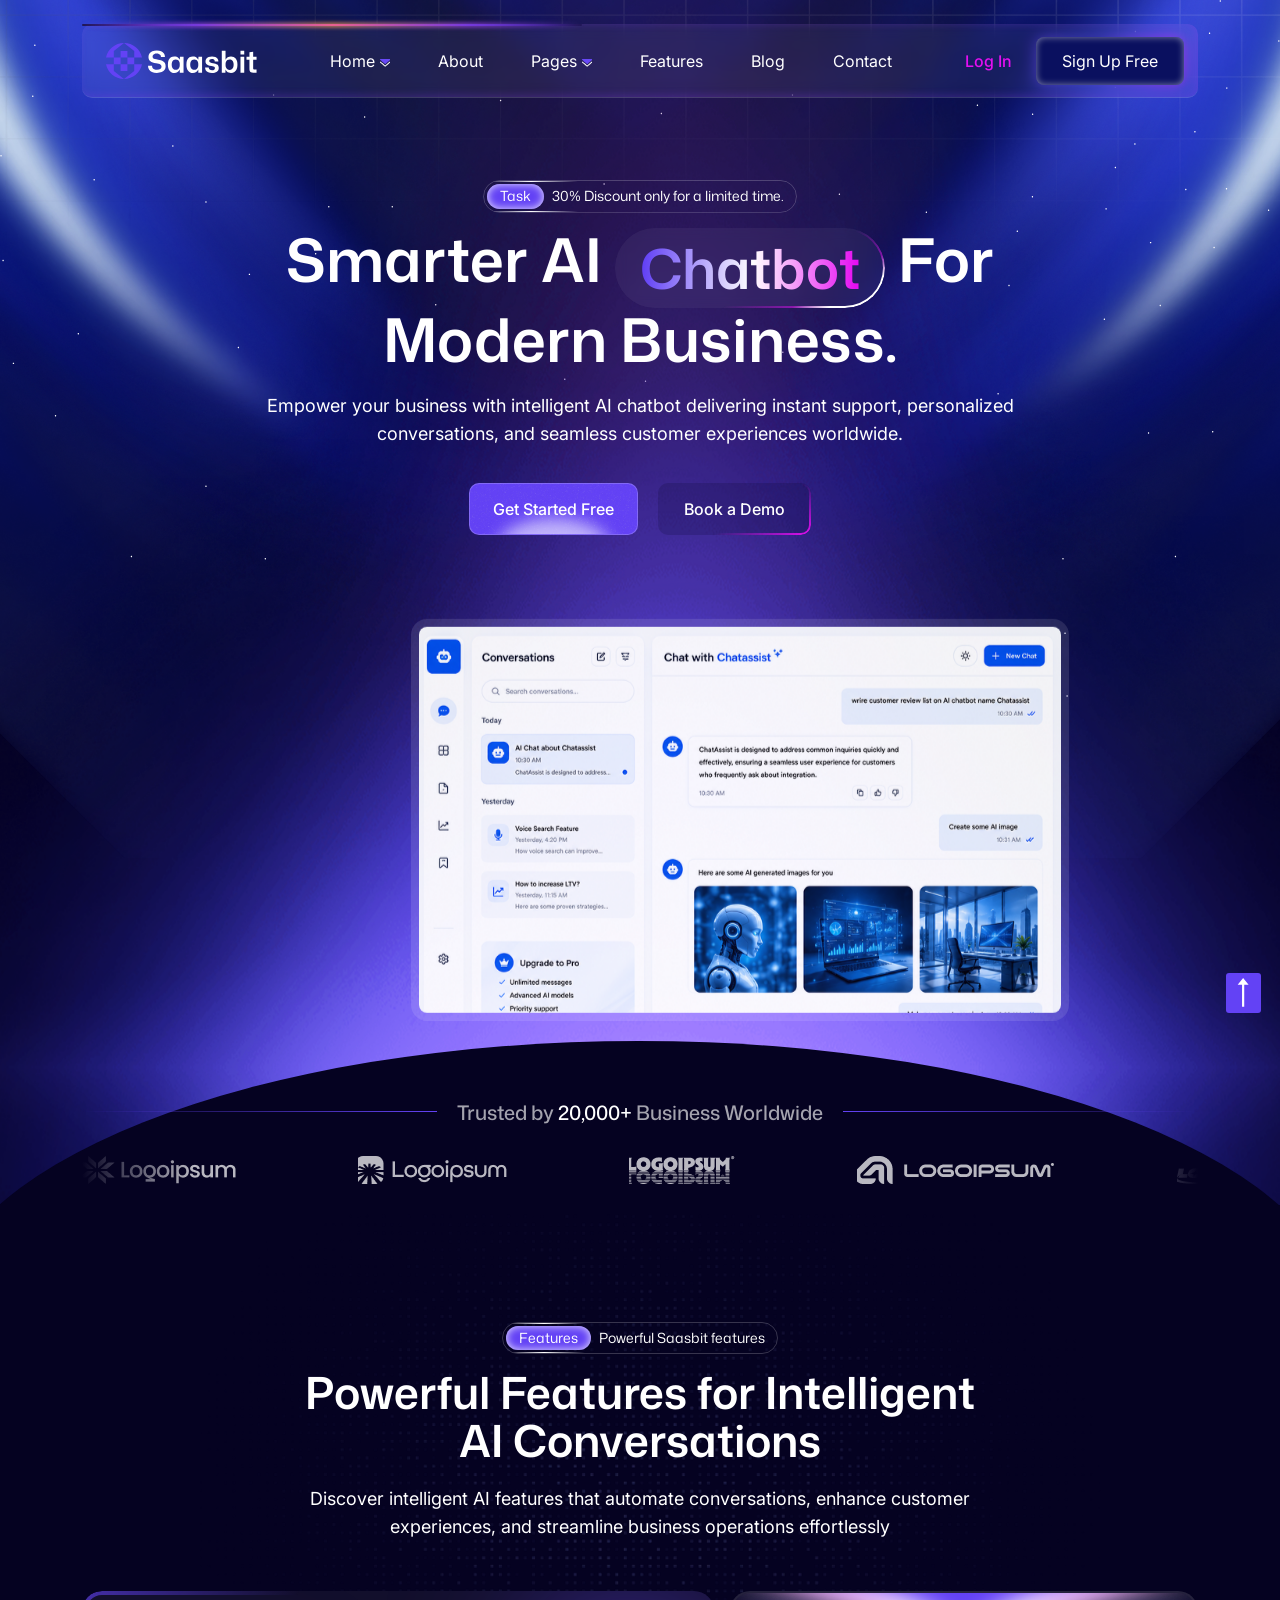
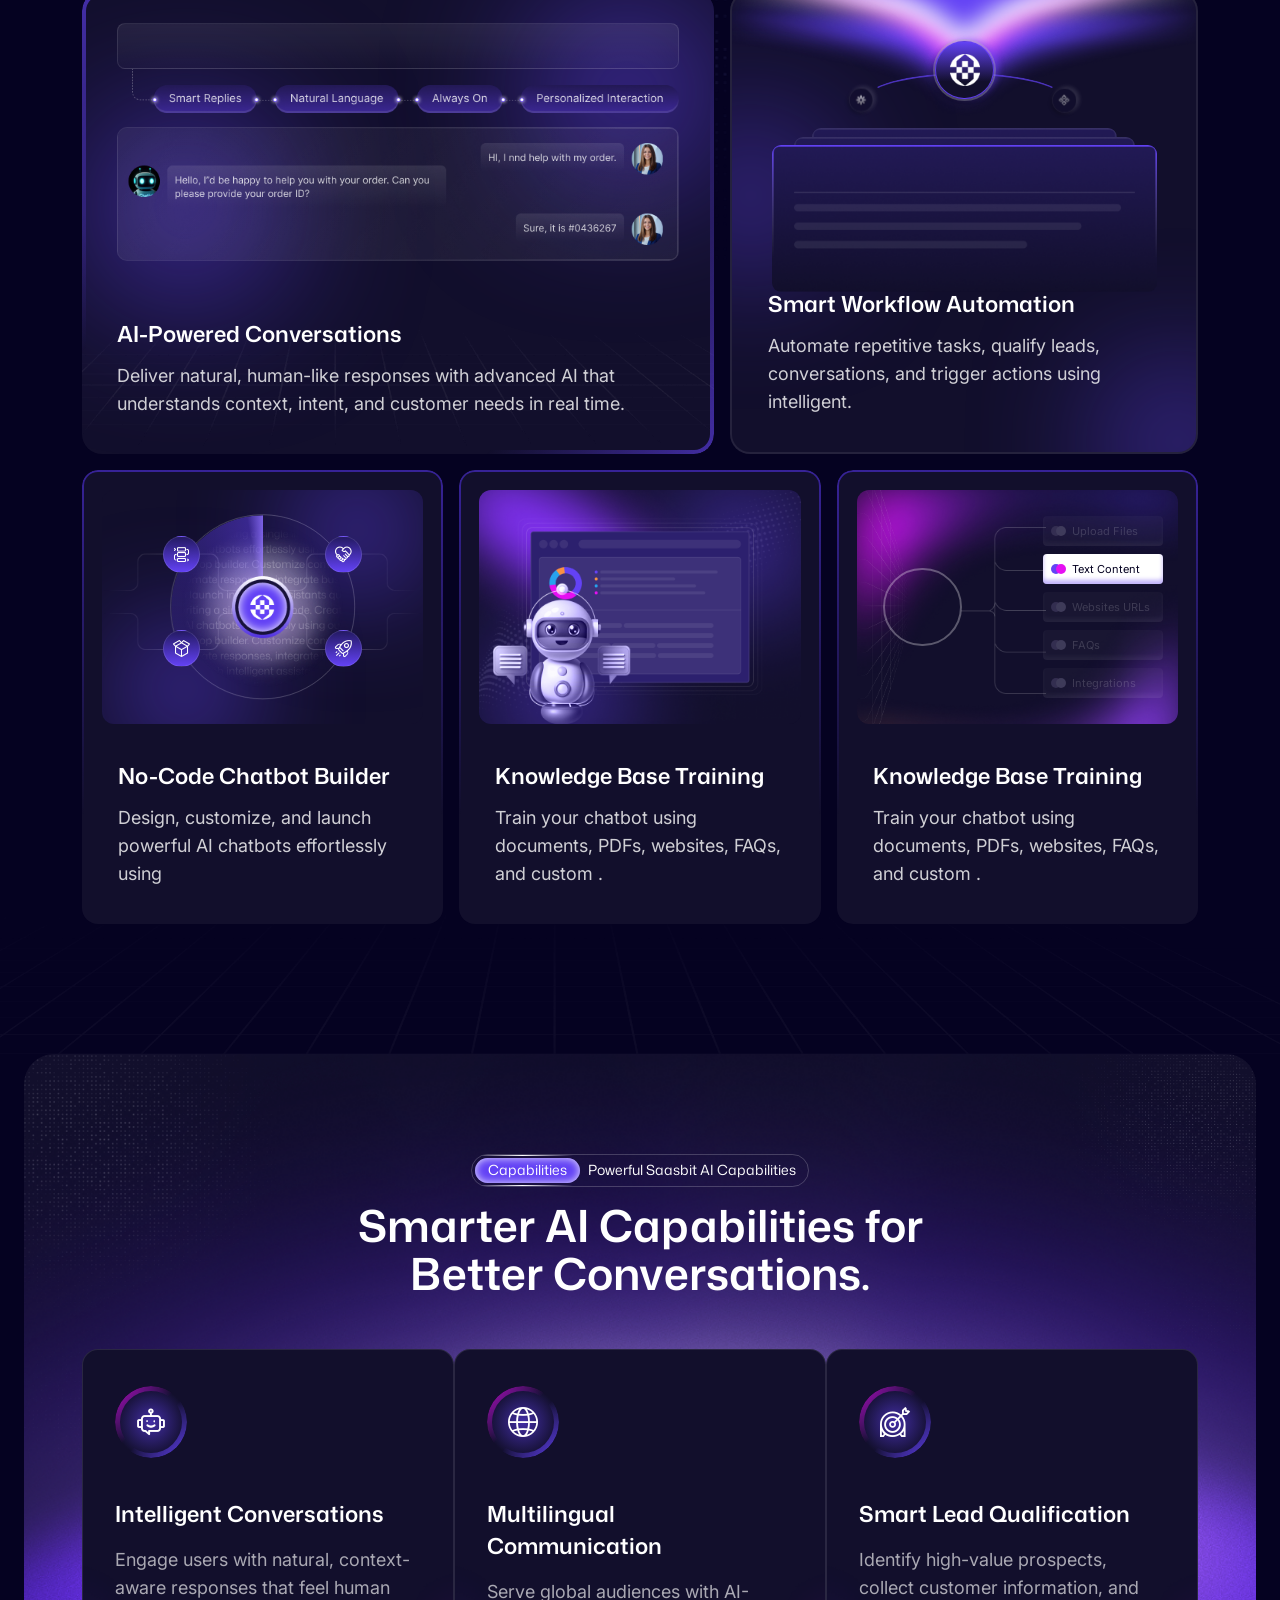
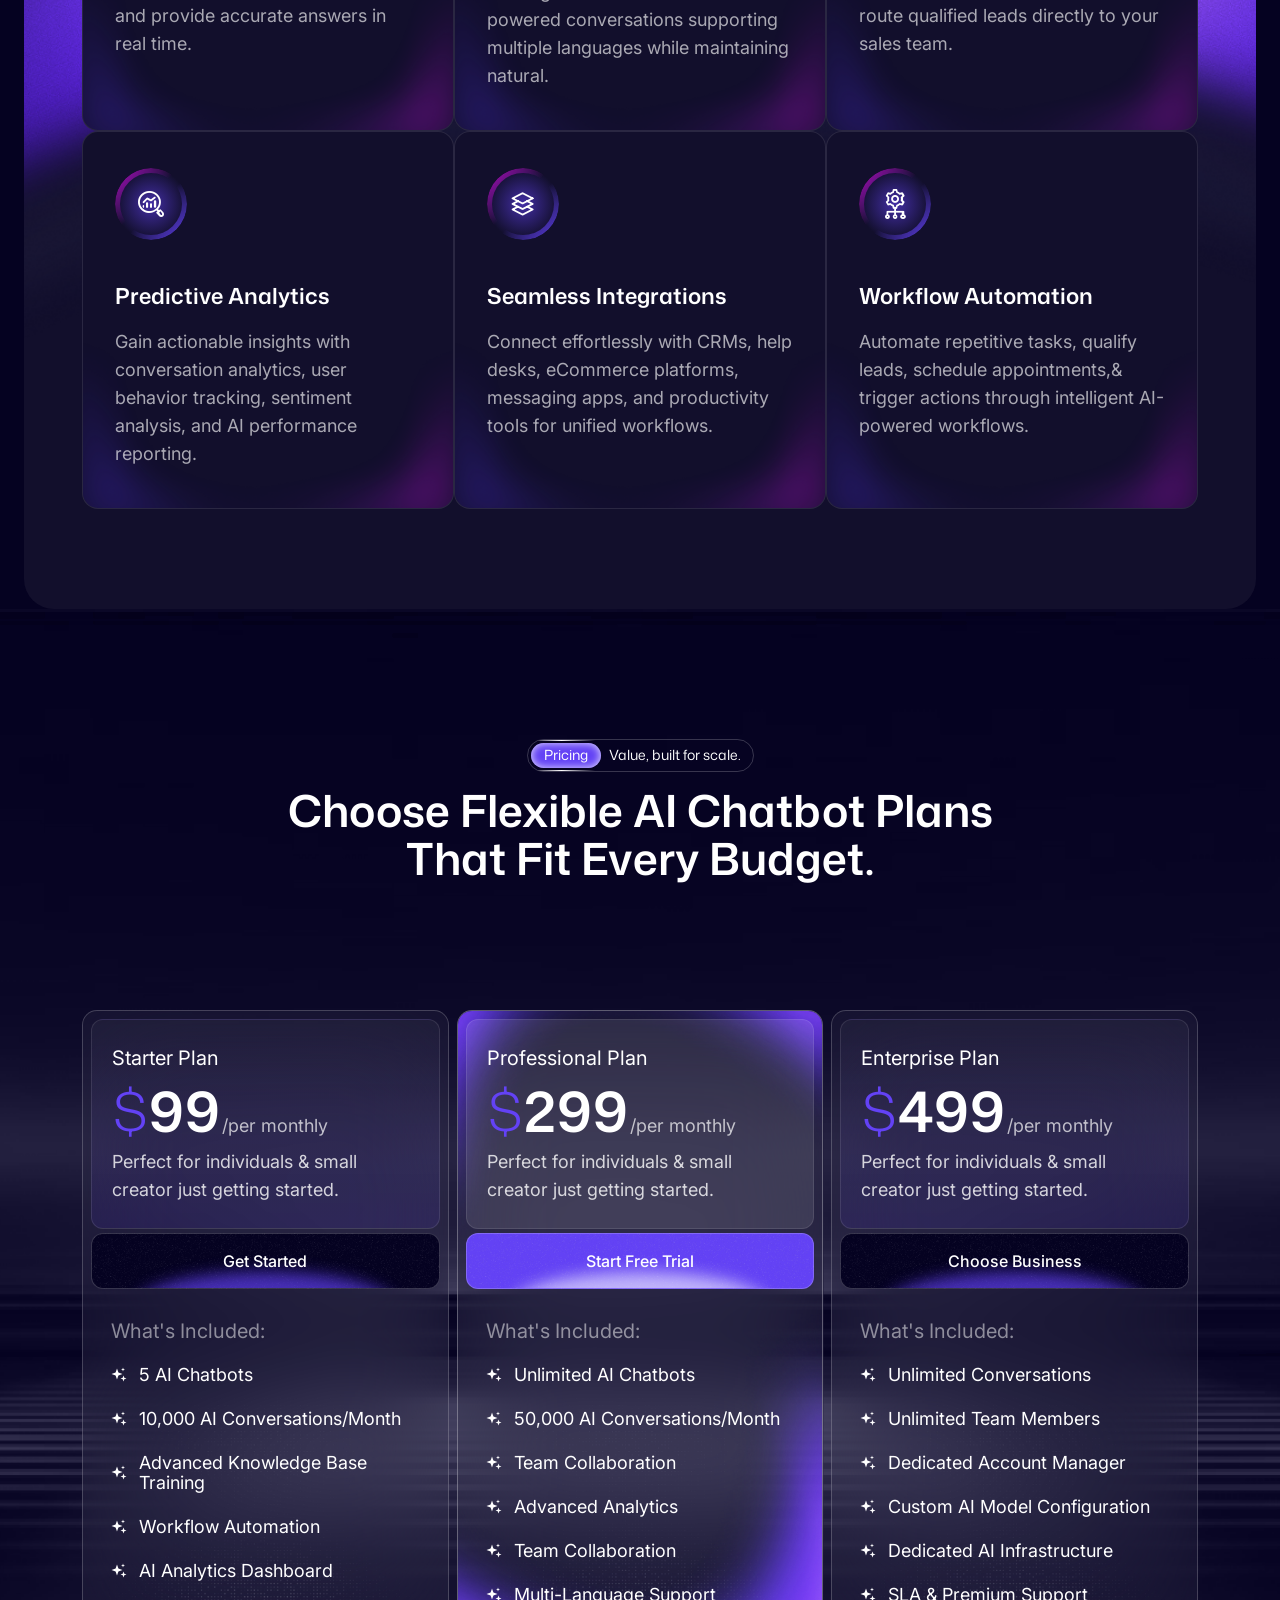
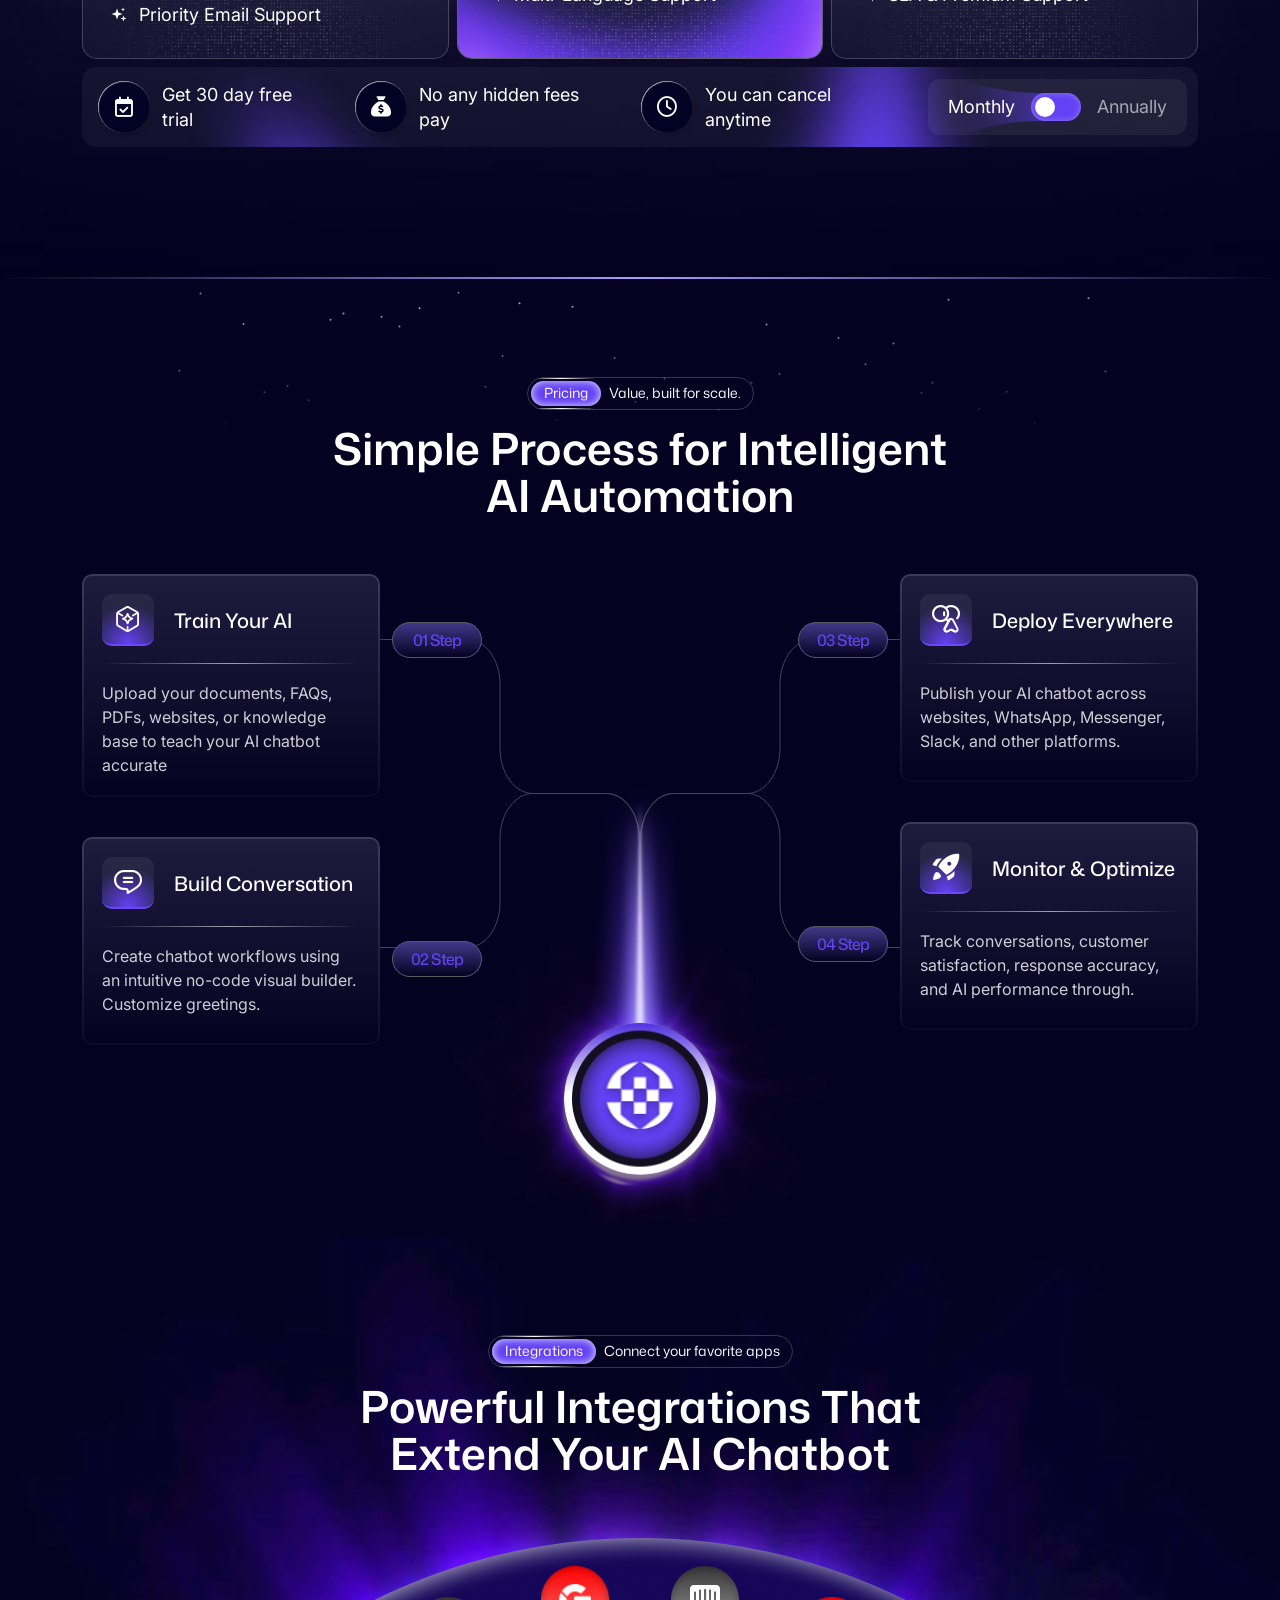
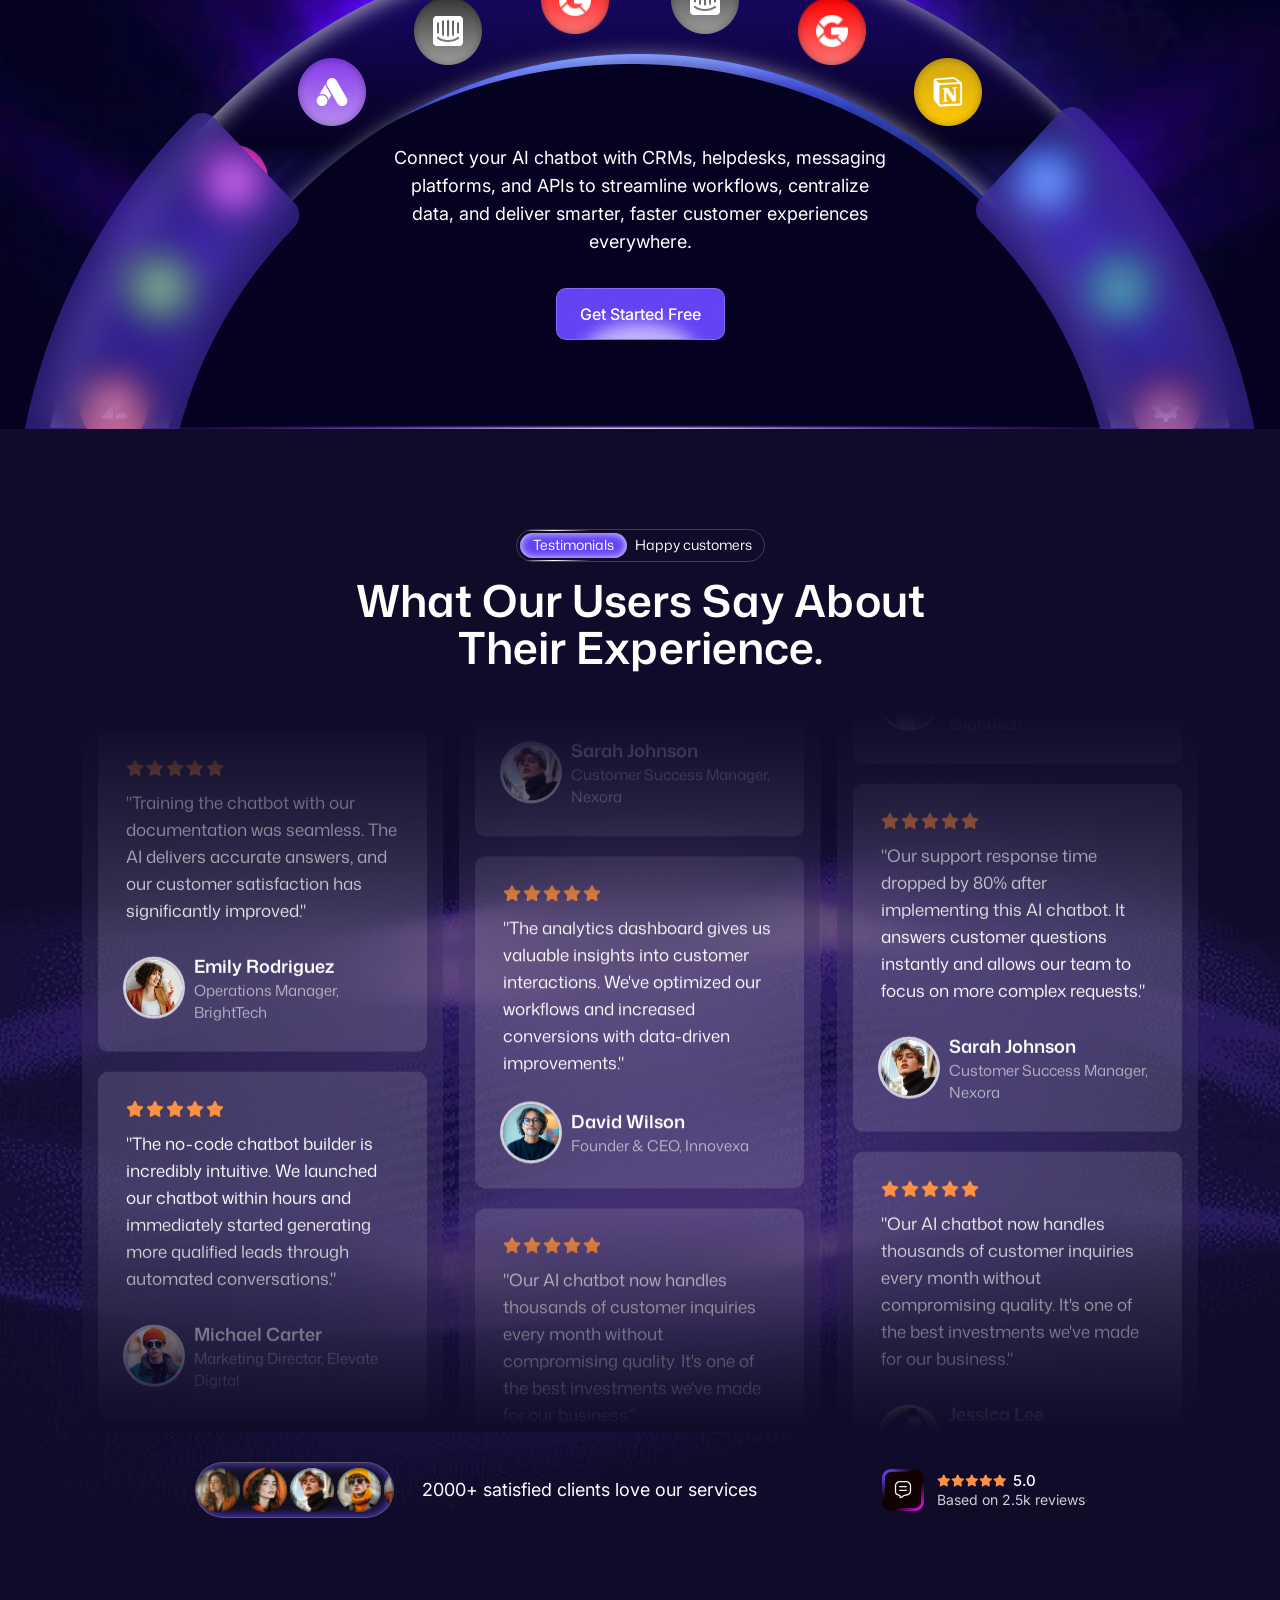
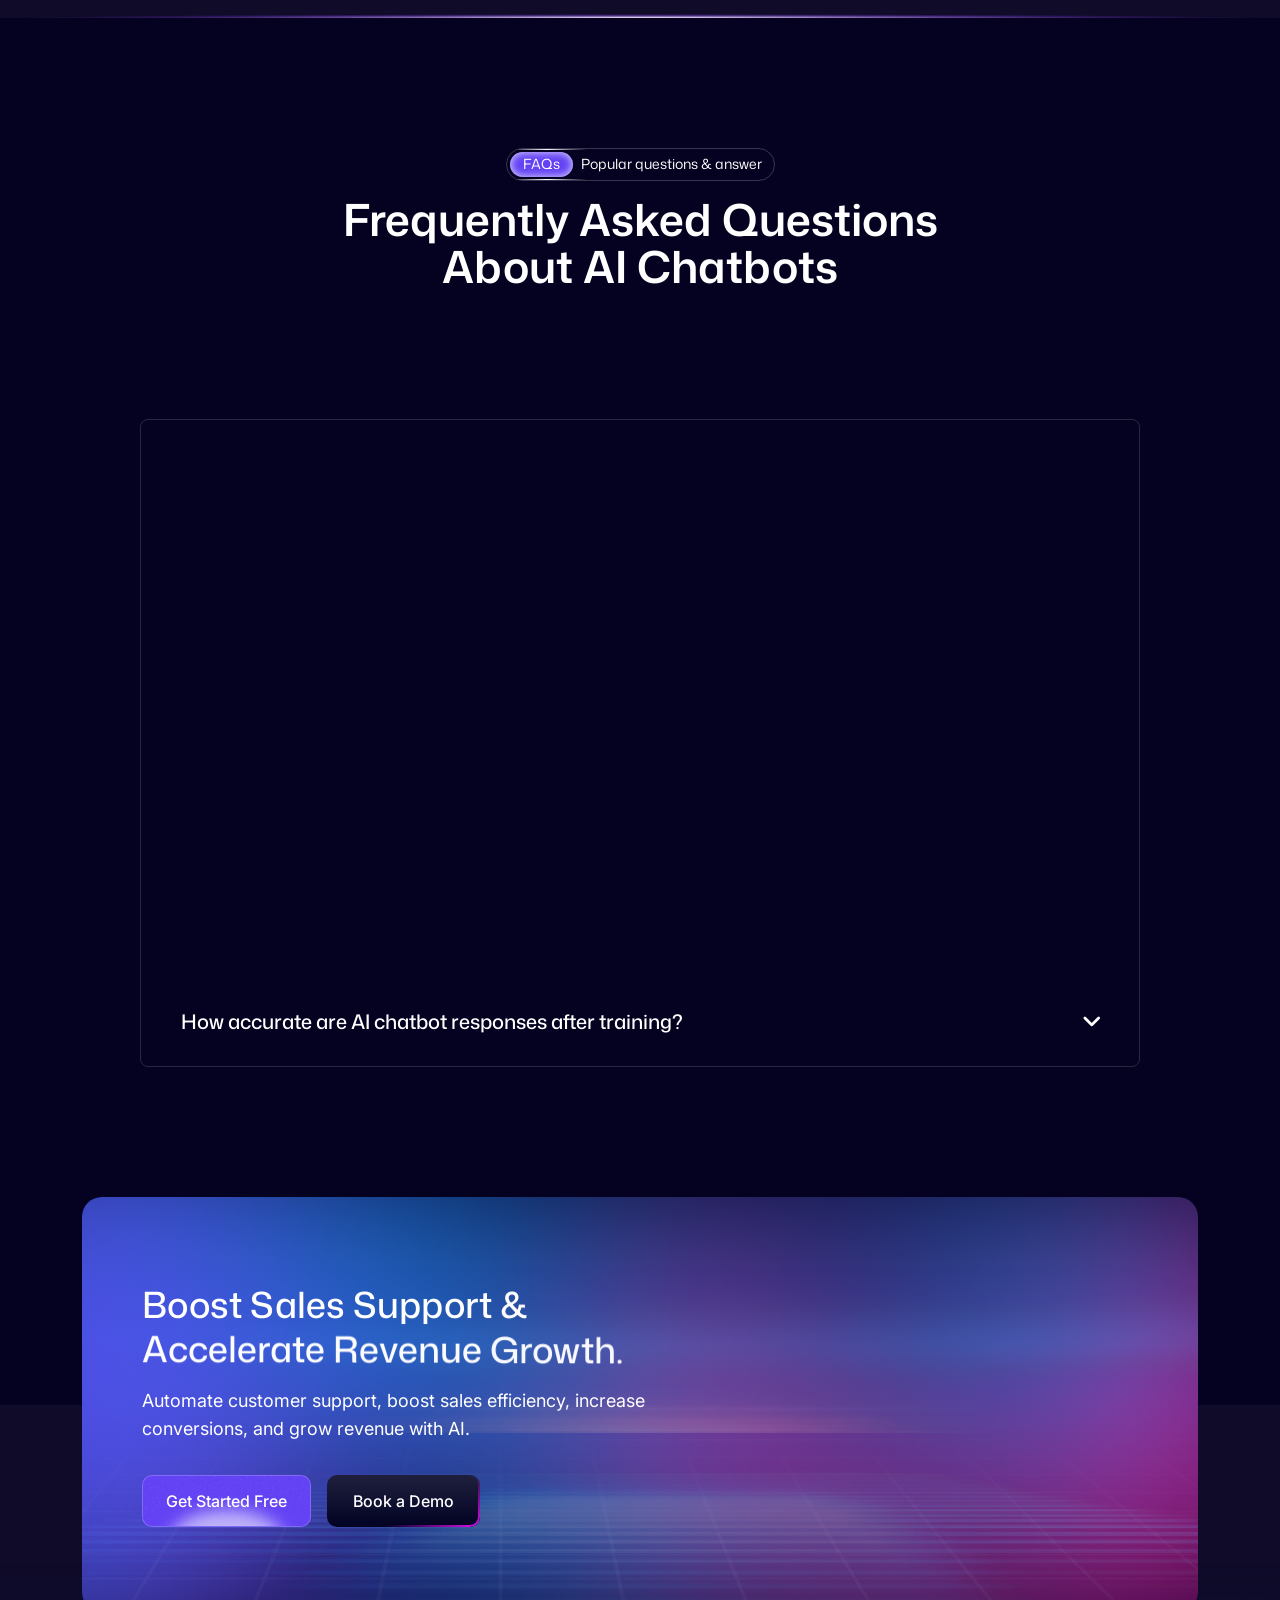
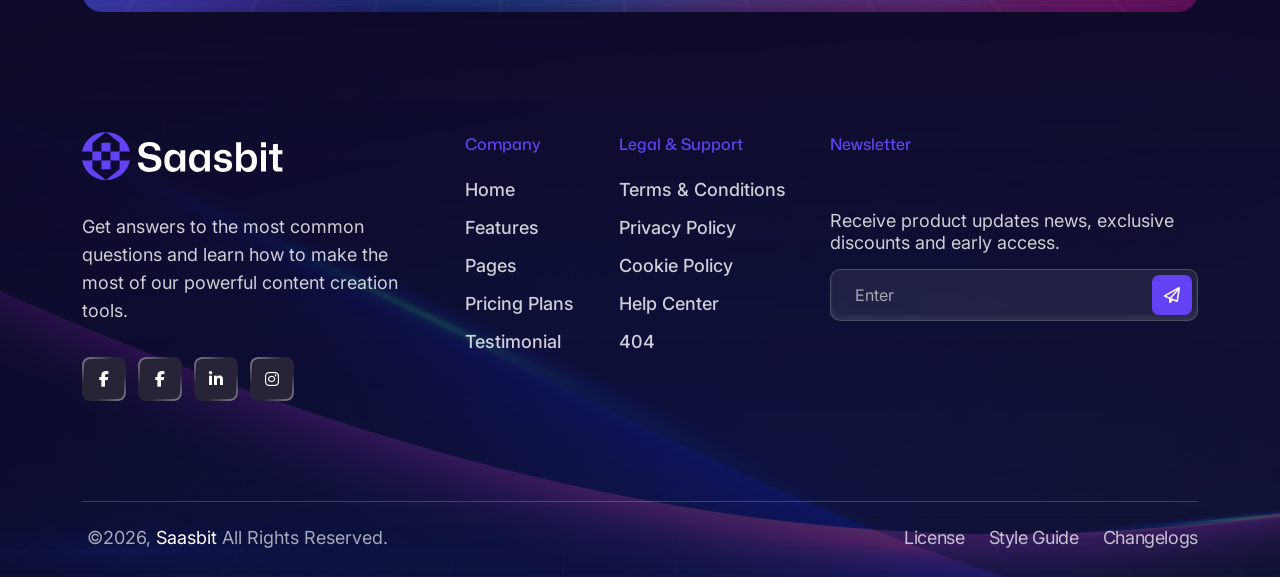
<file: index.html>
<!Doctype html>
<html class="no-js" lang="zxx">
    
    <head>
        <meta charset="utf-8">
        <meta http-equiv="x-ua-compatible" content="ie=edge">
        <title>Saasbit - AI SaaS & Startup WordPress Theme</title>
        <meta name="description" content="">
        <meta name="viewport" content="width=device-width, initial-scale=1">
		<link rel="shortcut icon" type="image/x-icon" href="assets/img/favicon.png">
        <!-- Place favicon.ico in the root directory -->


		<!-- all-CSS-link-here -->
        <link rel="stylesheet" href="assets/css/bootstrap.min.css">
        <link rel="stylesheet" href="assets/css/swiper-bundle.min.css">
        <link rel="stylesheet" href="assets/css/all.min.css">
        <link rel="stylesheet" href="assets/css/odometer.min.css">
        <link rel="stylesheet" href="assets/css/nice-select.css">
        <link rel="stylesheet" href="assets/css/animate.css">
        <link rel="stylesheet" href="assets/css/magnific-popup.css">
        <link rel="stylesheet" href="assets/css/nice-select.css">
        <link rel="stylesheet" href="assets/css/flaticon_saasbit.css">
        <link rel="stylesheet" href="assets/css/main.css">
    </head>

    <body class="sb-home-1" >

            
        <div class="sb-home-1-wrapper ">

            <!-- start preloader -->
            <div class="sb-preloader-1" role="status" aria-label="Loading Saasbit">
                <div class="top">
                    <div class="logo-elm js-in">
                        <img src="assets/img/logo/logo-1.svg" alt="">
                    </div>
                    <p class="label js-in">Loading experience</p>
                </div>

                <div class="middle">
                    <div class="words">
                        <span class="word">Automate<span>.</span></span>
                        <span class="word">Engage<span>.</span></span>
                        <span class="word">Convert<span>.</span></span>
                        <span class="word">Grow<span>.</span></span>
                    </div>
                </div>

                <div class="bottom">
                    <div class="counter js-in">
                        <span class="count">0</span>
                        <span class="percent">%</span>
                    </div>
                    <p class="note js-in">Smart conversations that turn every visitor into growth.</p>
                </div>

                <div class="bar"><span></span></div>

                <svg class="curve" viewBox="0 0 1440 160" preserveAspectRatio="none" aria-hidden="true">
                    <path d="M0 0H1440Q720 160 0 0Z"></path>
                </svg>
            </div>
            <!-- end preloader -->


            <!-- header-start -->
            <header class="sb-header-1-area">
                <div class="container sb-container-1">
                    <div class="sb-header-1-wrap">
                        <span class="sb-header-1-wrap-line-1"></span>
                        <span class="sb-header-1-wrap-line-2"></span>

                        <!-- logo -->
                        <div class="ot-header-1-logo">
                            <a href="index.html">
                                <img src="assets/img/logo/logo-1.svg" alt="">
                            </a>
                        </div>

                        <!-- menu -->
                        <div class="sb-header-1-menu d-xl-block d-none">
                            <nav class="sb-main-navigation">
                                <ul id="main-nav" class="nav navbar-nav">
                            
                                    <li class="dropdown">
                                        <a href="#">
                                            Home
                                            <span class="menu-arrow" data-background="assets/img/vector/menu-1.png"></span>
                                        </a>
                                        <ul class="dropdown-menu clearfix">
                                            <li><a href="index.html">Home O1</a></li>
                                            <li><a href="index-2.html">Home 02</a></li>
                                            <li><a href="index-3.html">Home 03</a></li>
                                            <li><a href="index-4.html">Home 04</a></li>
                                            <li><a href="index-5.html">Home 05</a></li>
                                        </ul>
                                    </li>
                            
                                    <li>
                                        <a href="#">
                                            About
                                        </a>
                                    </li>
                            
                                    <li class="dropdown">
                                        <a href="#">
                                            Pages
                                            <span class="menu-arrow" data-background="assets/img/vector/menu-1.png"></span>
                                        </a>
                                        <ul class="dropdown-menu clearfix">
                            
                                            <li class="dropdown">
                                                <a href="team.html">Team<span class="menu-arrow" data-background="assets/img/vector/menu-1.png"></span></a>
                                                <ul class="dropdown-menu clearfix">
                                                    <li><a href="team.html">Team One</a></li>
                                                    <li><a href="team-2.html">team two</a></li>
                                                    <li><a href="team-3.html">team three</a></li>
                                                    <li><a href="team-4.html">team four</a></li>
                                                    <li><a href="team-details.html">team details</a></li>
                                                </ul>
                                            </li>
                            
                                            <li class="dropdown">
                                                <a href="career-page.html">Career page<span class="menu-arrow" data-background="assets/img/vector/menu-1.png"></span></a>
                                                <ul class="dropdown-menu clearfix">
                                                    <li><a href="career-page.html">Career page</a></li>
                                                    <li><a href="career-single.html">Career single</a></li>
                                                </ul>
                                            </li>
                            
                                            <li><a href="price.html">Price Page</a></li>
                                            <li><a href="choose-us.html">Choose Us</a></li>
                                            <li><a href="testimonial.html">Testimonial</a></li>
                                            <li><a href="work-process.html">Work Process</a></li>
                                            <li><a href="faqs.html">FAQs Page</a></li>
                                            <li><a href="404.html">404</a></li>
                            
                                        </ul>
                                    </li>
                            
                                    <li>
                                        <a href="#">
                                            Features
                                        </a>
                                    </li>
                            
                                    <li>
                                        <a href="#">
                                            Blog
                                        </a>
                                    </li>

                                    <li>
                                        <a href="#">
                                            Contact
                                        </a>
                                    </li>

                                </ul>
                            </nav>
                        </div>

                        <!-- action-link -->
                        <div class="sb-header-1-action-link">

                            <a href="#" aria-label="name" class="sb-login-btn-1">
                                <span class="text">
                                    Log In
                                </span>
                            </a>

                            <a href="#" aria-label="name" class="sb-signup-btn-1">
                                <span class="text">
                                    Sign Up Free
                                </span>
                            </a>

                            <!-- offcanvas-btn -->
                            <button type="button" aria-label="name" class="sb-offcanvas-btn-1 offcanvas_toggle">
                                <i class="fa-solid fa-bars"></i>
                            </button>
                        </div>

                    </div>
                </div>
            </header>
            <!-- header-end -->

            <!-- hero-start -->
            <section class="sb-hero-1-area ">
                <svg class="sb-hero-1-bg-dot" preserveaspectratio="none" viewBox="0 0 1855 1011" fill="none" xmlns="http://www.w3.org/2000/svg">
                    <path d="M1544.23 916.872C1544.65 917.284 1544.64 917.951 1544.23 918.362C1543.82 918.772 1543.16 918.772 1542.74 918.362C1542.33 917.951 1542.33 917.283 1542.74 916.872C1543.16 916.462 1543.82 916.461 1544.23 916.872Z" fill="white"/>
                    <path d="M114.234 482.872C114.646 483.284 114.645 483.951 114.234 484.362C113.824 484.772 113.155 484.772 112.745 484.362C112.334 483.951 112.334 483.283 112.745 482.872C113.155 482.462 113.822 482.461 114.234 482.872Z" fill="white"/>
                    <path d="M1753.65 47.4139C1754.06 47.8257 1754.06 48.493 1753.65 48.9035C1753.24 49.314 1752.57 49.3139 1752.16 48.9034C1751.75 48.4929 1751.75 47.8245 1752.16 47.414C1752.57 47.0035 1753.24 47.0022 1753.65 47.4139Z" fill="white"/>
                    <path d="M2.23423 226.362C2.64554 225.951 2.64554 225.284 2.23423 224.872C1.82292 224.461 1.15605 224.461 0.744733 224.872C0.333419 225.284 0.333419 225.951 0.744733 226.362C1.15605 226.773 1.82292 226.773 2.23423 226.362Z" fill="white"/>
                    <path d="M1547.23 1009.36C1547.65 1008.95 1547.65 1008.28 1547.23 1007.87C1546.82 1007.46 1546.16 1007.46 1545.74 1007.87C1545.33 1008.28 1545.33 1008.95 1545.74 1009.36C1546.16 1009.77 1546.82 1009.77 1547.23 1009.36Z" fill="white"/>
                    <path d="M299.234 291.873C299.646 292.284 299.645 292.952 299.234 293.362C298.824 293.773 298.155 293.773 297.745 293.362C297.333 292.95 297.334 292.283 297.745 291.873C298.155 291.462 298.822 291.461 299.234 291.873Z" fill="white"/>
                    <path d="M48.2343 138.872C48.6461 139.284 48.6448 139.951 48.2343 140.362C47.8238 140.772 47.1553 140.772 46.7448 140.362C46.333 139.95 46.3343 139.283 46.7448 138.872C47.1553 138.462 47.8238 138.462 48.2343 138.872Z" fill="white"/>
                    <path d="M876.234 265.872C876.646 266.284 876.645 266.951 876.234 267.362C875.824 267.772 875.155 267.772 874.745 267.362C874.333 266.95 874.334 266.283 874.745 265.872C875.155 265.462 875.822 265.461 876.234 265.872Z" fill="white"/>
                    <path d="M1665.23 626.872C1665.65 627.284 1665.64 627.951 1665.23 628.362C1664.82 628.772 1664.16 628.772 1663.74 628.362C1663.33 627.95 1663.33 627.283 1663.74 626.872C1664.16 626.462 1664.82 626.461 1665.23 626.872Z" fill="white"/>
                    <path d="M51.2342 64.8725C51.646 65.2842 51.6448 65.9514 51.2343 66.362C50.8238 66.7725 50.1552 66.7725 49.7447 66.362C49.333 65.9502 49.3342 65.2829 49.7447 64.8724C50.1552 64.4619 50.8237 64.462 51.2342 64.8725Z" fill="white"/>
                    <path d="M1854.06 58.7276C1854.47 59.1393 1854.47 59.8066 1854.06 60.2171C1853.65 60.6276 1852.98 60.6276 1852.57 60.2171C1852.16 59.8053 1852.16 59.138 1852.57 58.7275C1852.98 58.317 1853.65 58.3171 1854.06 58.7276Z" fill="white"/>
                    <path d="M1778.63 126.936C1779.04 127.347 1779.04 128.015 1778.63 128.425C1778.22 128.836 1777.55 128.836 1777.14 128.425C1776.73 128.013 1776.73 127.346 1777.14 126.936C1777.55 126.525 1778.22 126.524 1778.63 126.936Z" fill="white"/>
                    <path d="M346.234 502.872C346.646 503.284 346.645 503.951 346.234 504.362C345.822 504.774 345.155 504.772 344.745 504.362C344.334 503.951 344.334 503.283 344.745 502.872C345.157 502.461 345.822 502.461 346.234 502.872Z" fill="white"/>
                    <path d="M385.234 810.362C385.646 809.951 385.646 809.284 385.234 808.872C384.823 808.461 384.156 808.461 383.745 808.872C383.333 809.284 383.333 809.951 383.745 810.362C384.156 810.773 384.823 810.773 385.234 810.362Z" fill="white"/>
                    <path d="M1541.23 810.362C1541.65 809.951 1541.65 809.284 1541.23 808.872C1540.82 808.461 1540.16 808.461 1539.74 808.872C1539.33 809.284 1539.33 809.951 1539.74 810.362C1540.16 810.773 1540.82 810.773 1541.23 810.362Z" fill="white"/>
                    <path d="M362.234 398.362C362.645 397.951 362.645 397.284 362.234 396.872C361.823 396.461 361.156 396.461 360.745 396.872C360.333 397.284 360.333 397.95 360.745 398.362C361.156 398.773 361.823 398.773 362.234 398.362Z" fill="white"/>
                    <path d="M5.23423 376.872C5.64601 377.284 5.64474 377.951 5.23423 378.362C4.82246 378.774 4.15524 378.772 3.74474 378.362C3.33296 377.95 3.33423 377.283 3.74474 376.872C4.15524 376.459 4.82246 376.461 5.23423 376.872Z" fill="white"/>
                    <path d="M81.2343 601.872C81.6461 602.284 81.6448 602.951 81.2343 603.362C80.8225 603.774 80.1553 603.772 79.7448 603.362C79.333 602.95 79.3343 602.283 79.7448 601.872C80.1553 601.462 80.8238 601.462 81.2343 601.872Z" fill="white"/>
                    <path d="M1496.97 284.294C1497.38 284.706 1497.38 285.373 1496.97 285.784C1496.56 286.195 1495.89 286.194 1495.48 285.784C1495.07 285.372 1495.07 284.705 1495.48 284.294C1495.89 283.884 1496.56 283.884 1496.97 284.294Z" fill="white"/>
                    <path d="M1497.23 164.872C1497.65 165.284 1497.64 165.951 1497.23 166.362C1496.82 166.773 1496.16 166.772 1495.74 166.362C1495.33 165.95 1495.33 165.283 1495.74 164.872C1496.16 164.462 1496.82 164.46 1497.23 164.872Z" fill="white"/>
                    <path d="M1769.2 0.744739C1769.62 1.15651 1769.62 1.82376 1769.2 2.23427C1768.79 2.64604 1768.13 2.64477 1767.72 2.23427C1767.3 1.82249 1767.3 1.15524 1767.72 0.744738C1768.13 0.334236 1768.79 0.332965 1769.2 0.744739Z" fill="white"/>
                    <path d="M1668.23 350.872C1668.65 351.284 1668.64 351.951 1668.23 352.362C1667.82 352.774 1667.16 352.772 1666.74 352.362C1666.33 351.95 1666.33 351.283 1666.74 350.872C1667.16 350.462 1667.82 350.462 1668.23 350.872Z" fill="white"/>
                    <path d="M1732.44 190.249C1732.85 190.661 1732.85 191.328 1732.44 191.738C1732.02 192.15 1731.36 192.149 1730.95 191.738C1730.53 191.327 1730.54 190.659 1730.95 190.249C1731.36 189.837 1732.02 189.837 1732.44 190.249Z" fill="white"/>
                    <path d="M1778.23 272.873C1778.65 273.284 1778.64 273.952 1778.23 274.362C1777.82 274.773 1777.15 274.773 1776.74 274.362C1776.33 273.952 1776.33 273.283 1776.74 272.873C1777.15 272.462 1777.82 272.461 1778.23 272.873Z" fill="white"/>
                    <path d="M1475.05 334.499C1475.46 334.911 1475.46 335.578 1475.05 335.988C1474.64 336.399 1473.97 336.399 1473.56 335.988C1473.15 335.578 1473.15 334.909 1473.56 334.499C1473.97 334.088 1474.64 334.087 1475.05 334.499Z" fill="white"/>
                    <path d="M1760.23 357.872C1760.65 358.284 1760.64 358.951 1760.23 359.362C1759.82 359.772 1759.16 359.772 1758.74 359.362C1758.33 358.951 1758.33 358.283 1758.74 357.872C1759.16 357.462 1759.82 357.461 1760.23 357.872Z" fill="white"/>
                    <path d="M1601.23 461.873C1601.65 462.284 1601.64 462.952 1601.23 463.362C1600.82 463.773 1600.15 463.773 1599.74 463.362C1599.33 462.952 1599.33 462.283 1599.74 461.873C1600.15 461.462 1600.82 461.461 1601.23 461.873Z" fill="white"/>
                    <path d="M726.234 144.872C726.646 145.284 726.645 145.951 726.234 146.362C725.824 146.772 725.155 146.772 724.745 146.362C724.333 145.95 724.334 145.283 724.745 144.872C725.155 144.462 725.822 144.461 726.234 144.872Z" fill="white"/>
                    <path d="M1149.23 136.872C1149.65 137.284 1149.64 137.951 1149.23 138.362C1148.82 138.772 1148.16 138.772 1147.74 138.362C1147.33 137.95 1147.33 137.283 1147.74 136.872C1148.16 136.462 1148.82 136.461 1149.23 136.872Z" fill="white"/>
                    <path d="M157.234 81.8725C157.646 82.2842 157.645 82.9514 157.234 83.362C156.824 83.7725 156.155 83.7725 155.745 83.362C155.333 82.9502 155.334 82.283 155.745 81.8725C156.155 81.462 156.824 81.462 157.234 81.8725Z" fill="white"/>
                    <path d="M299.234 703.872C299.646 704.284 299.645 704.951 299.234 705.362C298.824 705.772 298.155 705.772 297.745 705.362C297.333 704.95 297.334 704.283 297.745 703.872C298.155 703.462 298.823 703.461 299.234 703.872Z" fill="white"/>
                    <path d="M477.234 298.872C477.646 299.284 477.645 299.951 477.234 300.362C476.824 300.772 476.155 300.772 475.745 300.362C475.333 299.95 475.334 299.283 475.745 298.872C476.155 298.462 476.824 298.462 477.234 298.872Z" fill="white"/>
                    <path d="M1704.23 805.872C1704.65 806.284 1704.64 806.951 1704.23 807.362C1703.82 807.772 1703.16 807.772 1702.74 807.362C1702.33 806.95 1702.33 806.283 1702.74 805.872C1703.16 805.462 1703.82 805.461 1704.23 805.872Z" fill="white"/>
                    <path d="M1719.23 273.873C1719.65 274.285 1719.64 274.952 1719.23 275.362C1718.82 275.774 1718.15 275.773 1717.74 275.362C1717.33 274.952 1717.33 274.283 1717.74 273.873C1718.15 273.462 1718.82 273.461 1719.23 273.873Z" fill="white"/>
                    <path d="M1617.18 125.902C1617.59 126.314 1617.59 126.981 1617.18 127.392C1616.77 127.803 1616.1 127.802 1615.69 127.392C1615.28 126.981 1615.28 126.313 1615.69 125.902C1616.1 125.492 1616.77 125.49 1617.18 125.902Z" fill="white"/>
                    <path d="M936.234 551.872C936.646 552.284 936.645 552.951 936.234 553.362C935.822 553.774 935.155 553.772 934.745 553.362C934.334 552.951 934.334 552.283 934.745 551.873C935.154 551.461 935.822 551.461 936.234 551.872Z" fill="white"/>
                    <path d="M20.2342 525.872C20.646 526.284 20.6447 526.951 20.2342 527.362C19.8225 527.774 19.1552 527.772 18.7447 527.362C18.3342 526.951 18.3342 526.283 18.7447 525.872C19.154 525.461 19.8225 525.461 20.2342 525.872Z" fill="white"/>
                    <path d="M529.234 168.872C529.646 169.284 529.645 169.951 529.234 170.362C528.822 170.774 528.155 170.772 527.745 170.362C527.333 169.95 527.334 169.283 527.745 168.872C528.155 168.462 528.822 168.461 529.234 168.872Z" fill="white"/>
                    <path d="M1758.23 624.872C1758.65 625.284 1758.64 625.951 1758.23 626.362C1757.82 626.774 1757.16 626.772 1756.74 626.362C1756.33 625.95 1756.33 625.283 1756.74 624.872C1757.15 624.461 1757.82 624.461 1758.23 624.872Z" fill="white"/>
                    <path d="M1646.23 44.8728C1646.65 45.2846 1646.64 45.9518 1646.23 46.3623C1645.82 46.7741 1645.15 46.7728 1644.74 46.3623C1644.33 45.9505 1644.33 45.2833 1644.74 44.8728C1645.16 44.461 1645.82 44.4623 1646.23 44.8728Z" fill="white"/>
                    <path d="M959.234 163.872C959.646 164.284 959.645 164.951 959.234 165.362C958.822 165.773 958.155 165.772 957.745 165.362C957.333 164.95 957.334 164.283 957.745 163.872C958.156 163.46 958.824 163.462 959.234 163.872Z" fill="white"/>
                    <path d="M632.234 440.872C632.646 441.284 632.645 441.951 632.234 442.362C631.822 442.774 631.155 442.772 630.745 442.362C630.333 441.95 630.334 441.283 630.745 440.872C631.156 440.461 631.824 440.462 632.234 440.872Z" fill="white"/>
                    <path d="M1463.03 412.988C1463.44 413.399 1463.44 414.067 1463.03 414.477C1462.62 414.889 1461.95 414.888 1461.54 414.477C1461.13 414.065 1461.13 413.398 1461.54 412.988C1461.95 412.576 1462.62 412.577 1463.03 412.988Z" fill="white"/>
                    <path d="M1343.23 306.872C1343.65 307.284 1343.64 307.951 1343.23 308.362C1342.82 308.774 1342.15 308.772 1341.74 308.362C1341.33 307.95 1341.33 307.283 1341.74 306.872C1342.16 306.461 1342.82 306.462 1343.23 306.872Z" fill="white"/>
                    <path d="M1617.18 241.868C1617.59 242.279 1617.59 242.947 1617.18 243.357C1616.77 243.769 1616.1 243.768 1615.69 243.357C1615.28 242.945 1615.28 242.278 1615.69 241.868C1616.1 241.456 1616.77 241.456 1617.18 241.868Z" fill="white"/>
                    <path d="M1217.23 280.872C1217.65 281.284 1217.64 281.951 1217.23 282.362C1216.82 282.773 1216.15 282.772 1215.74 282.362C1215.33 281.95 1215.33 281.283 1215.74 280.872C1216.16 280.46 1216.82 280.46 1217.23 280.872Z" fill="white"/>
                    <path d="M1682.23 441.873C1682.65 442.284 1682.64 442.952 1682.23 443.362C1681.82 443.774 1681.15 443.773 1680.74 443.362C1680.33 442.95 1680.33 442.283 1680.74 441.873C1681.16 441.461 1681.82 441.461 1682.23 441.873Z" fill="white"/>
                    <path d="M569.234 298.872C569.646 299.284 569.645 299.951 569.234 300.362C568.822 300.774 568.155 300.772 567.745 300.362C567.333 299.95 567.334 299.283 567.745 298.872C568.156 298.461 568.824 298.462 569.234 298.872Z" fill="white"/>
                    <path d="M397.234 136.872C397.646 137.284 397.645 137.951 397.234 138.362C396.823 138.774 396.155 138.772 395.745 138.362C395.333 137.95 395.334 137.283 395.745 136.872C396.155 136.459 396.823 136.461 397.234 136.872Z" fill="white"/>
                    <path d="M1645.46 207.927C1645.87 208.338 1645.87 209.006 1645.46 209.416C1645.05 209.828 1644.38 209.827 1643.97 209.416C1643.56 209.005 1643.56 208.337 1643.97 207.927C1644.38 207.515 1645.05 207.515 1645.46 207.927Z" fill="white"/>
                    <path d="M1603.74 301.972C1604.15 302.383 1604.15 303.051 1603.74 303.461C1603.33 303.873 1602.66 303.872 1602.25 303.461C1601.84 303.051 1601.84 302.382 1602.25 301.972C1602.66 301.559 1603.33 301.56 1603.74 301.972Z" fill="white"/>
                    <path d="M1447.23 569.872C1447.65 570.284 1447.64 570.951 1447.23 571.362C1446.82 571.774 1446.16 571.772 1445.74 571.362C1445.33 570.951 1445.33 570.283 1445.74 569.872C1446.16 569.459 1446.82 569.461 1447.23 569.872Z" fill="white"/>
                    <path d="M1839.23 303.873C1839.65 304.284 1839.64 304.952 1839.23 305.362C1838.82 305.774 1838.15 305.773 1837.74 305.362C1837.33 304.952 1837.33 304.283 1837.74 303.873C1838.15 303.46 1838.82 303.461 1839.23 303.873Z" fill="white"/>
                    <path d="M819.234 548.872C819.646 549.284 819.644 549.951 819.234 550.362C818.822 550.774 818.155 550.772 817.744 550.362C817.333 549.95 817.334 549.283 817.744 548.872C818.156 548.46 818.822 548.46 819.234 548.872Z" fill="white"/>
                    <path d="M458.234 366.872C458.646 367.284 458.645 367.951 458.234 368.362C457.822 368.774 457.155 368.772 456.745 368.362C456.333 367.95 456.334 367.283 456.745 366.872C457.155 366.459 457.822 366.461 458.234 366.872Z" fill="white"/>
                    <path d="M191.234 805.872C191.646 806.284 191.645 806.951 191.234 807.362C190.822 807.774 190.155 807.772 189.745 807.362C189.333 806.95 189.334 806.283 189.745 805.872C190.156 805.461 190.824 805.462 191.234 805.872Z" fill="white"/>
                    <path d="M1135.23 509.872C1135.65 510.284 1135.64 510.951 1135.23 511.361C1134.82 511.773 1134.15 511.772 1133.74 511.361C1133.33 510.95 1133.33 510.282 1133.74 509.872C1134.16 509.46 1134.82 509.461 1135.23 509.872Z" fill="white"/>
                    <path d="M1152.23 420.872C1152.65 421.284 1152.64 421.951 1152.23 422.362C1151.82 422.773 1151.15 422.772 1150.74 422.362C1150.33 421.95 1150.33 421.283 1150.74 420.872C1151.16 420.46 1151.82 420.462 1152.23 420.872Z" fill="white"/>
                    <path d="M1417.23 151.872C1417.65 152.284 1417.64 152.951 1417.23 153.362C1416.82 153.773 1416.15 153.772 1415.74 153.362C1415.33 152.95 1415.33 152.283 1415.74 151.872C1416.16 151.46 1416.82 151.46 1417.23 151.872Z" fill="white"/>
                    <path d="M251.234 210.873C251.646 211.284 251.645 211.952 251.234 212.362C250.822 212.774 250.155 212.773 249.745 212.362C249.333 211.95 249.334 211.283 249.745 210.873C250.156 210.461 250.824 210.462 251.234 210.873Z" fill="white"/>
                    <path d="M137.234 259.872C137.646 260.284 137.645 260.951 137.234 261.362C136.823 261.774 136.155 261.772 135.745 261.362C135.333 260.95 135.334 260.283 135.745 259.872C136.155 259.459 136.822 259.461 137.234 259.872Z" fill="white"/>
                </svg>
                <div class="sb-hero-1-bg-clr">
                    <img class="w-100" src="assets/img/hero/h1-bg-clr.png" alt="">
                </div>
                <div class="sb-hero-1-bg-clr-2">
                    <img  src="assets/img/hero/h1-bg-clr-2.png" alt="">
                </div>
                <div class="sb-hero-1-bg-clr-3">
                    <img class="w-100" src="assets/img/hero/h1-bg-clr-3.png" alt="">
                </div>
                <div class="sb-hero-1-bg-line">
                    <img class="w-100" src="assets/img/hero/h1-bg-line.png" alt="">
                </div>
                    
                <div class="container sb-container-1">
                    <div class="sb-hero-1-content">


                        <div class="sb-subtitle-1">
                            <h5 class="sb-subtitle-1-text">
                                <span class="has-clr">Task</span>
                                30% Discount only for a limited time.
                            </h5>
                        </div>

                        <h2 class="sb-hero-1-title sb-h-1">
                            Smarter AI
                            <span class="sb-hero-1-title-box">
                                <span class="sb-hero-1-title-box-text">Chatbot</span>
                            </span>
                            For Modern Business.
                        </h2>

                        <p class="sb-hero-1-disc sb-p-1">Empower your business with intelligent AI chatbot delivering instant support, personalized conversations, and seamless customer experiences worldwide.</p>

                        <div class="btn-wrap">
                            <a href="#" class="sb-pr-btn-1" data-background="assets/img/vector/button-noise.png">
                                <span class="text">Get Started Free</span>
                            </a>
                            <a href="#" class="sb-sd-btn-1" >
                                <span class="text">Book a Demo</span>
                            </a>
                        </div>
                    </div>

                    <div class="sb-hero-1-bottom wa-p-relative">
                        <div class="sb-hero-1-img">
                            <img src="assets/img/hero/h1-img.png" alt="">
                        </div>
                        <div class="sb-hero-1-robot">
                            <img src="assets/img/hero/h1-robot.png" alt="">
                        </div>
                    </div>
                </div>
            </section>
            <!-- hero-end -->

            <!-- partner-start -->
            <section class="sb-partner-1-area">
                <svg class="sb-partner-1-bg-shape" preserveaspectratio="none" viewBox="0 0 1982 264" fill="none" xmlns="http://www.w3.org/2000/svg">
                    <ellipse cx="989.5" cy="429.5" rx="1085.5" ry="429.5" fill="#050221"/>
                </svg>
                    
                <div class="container sb-container-1">

                    <div class="sb-partner-1-title">
                        <span class="sb-partner-1-title-line"></span>
                        <span class="sb-partner-1-title-text sb-h-1">Trusted by <span>20,000+</span> Business Worldwide</span>
                        <span class="sb-partner-1-title-line"></span>
                    </div>

                    <div class="sb-partner-1-marquee wa_marquee d-inline-block" data-speed="40">
                        <div class="sb-partner-1-marquee-wrap">
                            <div class="sb-partner-1-marquee-item">
                                <img src="assets/img/partner/p1-logo-1.png" alt="">
                            </div>
                            <div class="sb-partner-1-marquee-item">
                                <img src="assets/img/partner/p1-logo-2.png" alt="">
                            </div>
                            <div class="sb-partner-1-marquee-item">
                                <img src="assets/img/partner/p1-logo-3.png" alt="">
                            </div>
                            <div class="sb-partner-1-marquee-item">
                                <img src="assets/img/partner/p1-logo-4.png" alt="">
                            </div>
                            <div class="sb-partner-1-marquee-item">
                                <img src="assets/img/partner/p1-logo-5.png" alt="">
                            </div>
                            <div class="sb-partner-1-marquee-item">
                                <img src="assets/img/partner/p1-logo-6.png" alt="">
                            </div>
                            <div class="sb-partner-1-marquee-item">
                                <img src="assets/img/partner/p1-logo-7.png" alt="">
                            </div>
                            <div class="sb-partner-1-marquee-item">
                                <img src="assets/img/partner/p1-logo-8.png" alt="">
                            </div>
                            <div class="sb-partner-1-marquee-item">
                                <img src="assets/img/partner/p1-logo-9.png" alt="">
                            </div>
                            <div class="sb-partner-1-marquee-item">
                                <img src="assets/img/partner/p1-logo-10.png" alt="">
                            </div>
                        </div>
                    </div>

                </div>
            </section>
            <!-- partner-end -->

            <!-- features-start -->
            <section class="sb-features-1-area pt-110 pb-130">
                <div class="sb-features-1-bg-dot">
                    <img class="" src="assets/img/features/f1-sec-bg.png" alt="">
                </div>

                <img class="sb-features-1-bg-line" src="assets/img/features/f1-sec-bg-line.png" alt="">
                <div class="container sb-container-1">

                    <!-- section-title -->
                    <div class="sb-features-1-sec-title text-center mb-50">
                        <div class="sb-subtitle-1">
                            <h5 class="sb-subtitle-1-text">
                                <span class="has-clr">Features</span>
                                Powerful Saasbit features
                            </h5>
                        </div>
                        <h2 class="sb-sec-title-1 wa_title_ani_2">
                            Powerful Features for Intelligent <br> AI Conversations
                        </h2>
                        <p class="sb-p-1 sec-disc wow fadeInUp2">Discover intelligent AI features that automate conversations, enhance customer <br> experiences, and streamline business operations effortlessly</p>
                    </div>

                    <div class="sb-features-1-wrap">

                        <div class="sb-features-1-row">

                            <!-- card-01 -->
                            <div class="sb-features-1-card-1">
                                <span class="sb-features-1-card-1-glow glow-1"></span>
                                <span class="sb-features-1-card-1-glow glow-2"></span>

                                <div class="sb-features-1-card-1-line">
                                    <img class="w-100" src="assets/img/features/f1-c1-line.png" alt="">
                                </div>
                     
                                <div class="sb-features-1-card-1-top">
                                    <div class="sb-features-1-card-1-tags">
                                        <span class="bar"></span>
                                        <div class="tag-img">
                                            <img class="w-100" src="assets/img/features/f1-c1-img-2.png" alt="">
                                        </div>
                                    </div>

                                    <div class="sb-features-1-card-1-img">
                                        <img src="assets/img/features/f1-c1-img-1.png" alt="">
                                    </div>
                                </div>

                                <div class="sb-features-1-card-content">
                                    <h3 class="sb-h-1 title">AI-Powered Conversations</h3>
                                    <p class="sb-p-1 disc">Deliver natural, human-like responses with advanced AI that understands context, intent, and customer needs in real time.</p>
                                </div>

                                <div class="sb-features-1-card-1-bg-line">
                                    <img class="w-100" src="assets/img/features/f1-c1-bg-line.png" alt="">
                                </div>
                            </div>

                            <!-- card-02 -->
                            <div class="sb-features-1-card-2">
                                <img class="sb-features-1-card-2-bg" src="assets/img/features/f1-c2-bg-clr.png" alt="">
                                <span class="sb-features-1-card-2-glow glow-1"></span>
                                <span class="sb-features-1-card-2-glow glow-2"></span>

                                <div class="sb-features-1-card-2-diagram">
                                    <img class="shape shape-3" src="assets/img/features/f1-c2-shape-3.png" alt="">
                                    <img class="shape shape-2" src="assets/img/features/f1-c2-shape-2.png" alt="">
                                    <img class="shape shape-1" src="assets/img/features/f1-c2-shape-1.png" alt="">

                                    <span class="icon-line"></span>
                                    <span class="icon-badge icon-badge-2"><img src="assets/img/features/f1-c2-icon-2.png" alt=""></span>
                                    <span class="icon-badge icon-badge-3"><img src="assets/img/features/f1-c2-icon-3.png" alt=""></span>
                                    <span class="icon-badge icon-badge-1"><img src="assets/img/features/f1-c2-icon-1.png" alt=""></span>
                                </div>

                                <div class="sb-features-1-card-content">
                                    <h3 class="sb-h-1 title">Smart Workflow Automation</h3>
                                    <p class="sb-p-1 disc">Automate repetitive tasks, qualify leads, conversations, and trigger actions using intelligent.</p>
                                </div>
                            </div>

                        </div>

                        <div class="sb-features-1-row">

                            <!-- card-03 -->
                            <div class="sb-features-1-card-3">
                                <div class="sb-features-1-card-3-panel">
                                    <span class="sb-features-1-card-3-glow glow-1"></span>
                                    <span class="sb-features-1-card-3-glow glow-2"></span>

                                    <div class="sb-features-1-card-3-bg-shape">
                                        <img src="assets/img/features/f1-c3-bg-shape.png" class="w-100" alt="">
                                        <span class="flow" data-mask-image="assets/img/features/f1-c3-bg-shape.png"></span>
                                    </div>

                                    <div class="sb-features-1-card-3-ring">
                                        <img src="assets/img/features/f1-c3-bg-text.png" alt="">
                                    </div>

                                    <div class="sb-features-1-card-3-icons">
                                        <span class="icon icon-1"><i class="flaticon-workflow flaticon"></i></span>
                                        <span class="icon icon-2"><i class="flaticon-handshake flaticon"></i></span>
                                        <span class="icon icon-3"><i class="flaticon-open-box flaticon"></i></span>
                                        <span class="icon icon-4"><i class="flaticon-rocket flaticon"></i></span>
                                        <span class="logo">
                                            <img src="assets/img/features/f1-c3-logo.png" alt="">
                                        </span>
                                    </div>
                                </div>

                                <div class="sb-features-1-card-content">
                                    <h3 class="sb-h-1 title">No-Code Chatbot Builder</h3>
                                    <p class="sb-p-1 disc">Design, customize, and launch powerful AI chatbots effortlessly using</p>
                                </div>
                            </div>

                            <!-- card-04 -->
                            <div class="sb-features-1-card-4">
                                <div class="sb-features-1-card-4-panel">
                                    <img class="card-img" src="assets/img/features/f1-c4-card.png" alt="">
                                    <img class="robot-img" src="assets/img/features/f1-c4-robot.png" alt="">
                                </div>

                                <div class="sb-features-1-card-content">
                                    <h3 class="sb-h-1 title">Knowledge Base Training</h3>
                                    <p class="sb-p-1 disc">Train your chatbot using documents, PDFs, websites, FAQs, and custom .</p>
                                </div>
                            </div>

                            <!-- card-05 -->
                            <div class="sb-features-1-card-5">
                                <div class="sb-features-1-card-5-panel">
                                    <img class="sb-features-1-card-5-glow glow-1" src="assets/img/features/f1-c5-glow-1.png" alt="">
                                    <img class="sb-features-1-card-5-glow glow-2" src="assets/img/features/f1-c5-glow-2.png" alt="">
                                    <img class="sb-features-1-card-5-line" src="assets/img/features/f1-c5-line-shape.png" alt="">

                                    <div class="sb-features-1-card-5-menu">
                                        <span class="hub wa-video-cover wa-fix">
                                            <video src="assets/img/features/f1-c5-video.mp4" muted autoplay loop></video>
                                        </span>
                                        <span class="tree">
                                            <img src="assets/img/features/f1-c5-tree.png" alt="">
                                        </span>
                                        <ul class="wa-ul">
                                            <li class="sb-p-1">
                                                <span class="dots">
                                                    <span>
                                                    </span>
                                                    <span>
                                                    </span>
                                                </span>
                                                Upload Files
                                            </li>
                                            <li  class="sb-p-1 active"><span class="dots"><span></span><span></span></span>Text Content</li>
                                            <li class="sb-p-1"><span class="dots"><span></span><span></span></span>Websites URLs</li>
                                            <li class="sb-p-1"><span class="dots"><span></span><span></span></span>FAQs</li>
                                            <li class="sb-p-1"><span class="dots"><span></span><span></span></span>Integrations</li>
                                        </ul>
                                    </div>
                                </div>

                                <div class="sb-features-1-card-content">
                                    <h3 class="sb-h-1 title">Knowledge Base Training</h3>
                                    <p class="sb-p-1 disc">Train your chatbot using documents, PDFs, websites, FAQs, and custom .</p>
                                </div>
                            </div>

                        </div>

                    </div>
                </div>
            </section>
            <!-- features-end -->

            <!-- services-start -->
            <section class="sb-services-1-area ">
                <div class="sb-services-1-bg-noise-1">
                    <img src="assets/img/services/s1-bg-noise-1.png" alt="">
                </div>
                <div class="sb-services-1-bg-noise-2">
                    <img src="assets/img/services/s1-bg-noise-2.png" alt="">
                </div>
                <div class="sb-services-1-bg">
                    <img src="assets/img/services/s1-sec-bg.png" alt="">
                </div>

                <div class="container sb-container-1">

                    <!-- section-title -->
                    <div class="sb-services-1-sec-title text-center">
                        <div class="sb-subtitle-1">
                            <h5 class="sb-subtitle-1-text">
                                <span class="has-clr">Capabilities</span>
                                Powerful Saasbit AI Capabilities
                            </h5>
                        </div>
                        <h2 class="sb-sec-title-1 wa_title_ani_2">
                            Smarter AI Capabilities for <br> Better Conversations.
                        </h2>
                    </div>

                    <div class="sb-services-1-wrap">

                        <!-- card-01 -->
                        <div class="sb-services-1-card active">
                            <div class="sb-services-1-card-glow">
                                <img class="w-100" src="assets/img/services/s1-card-bg-clr-2.png" alt="">
                            </div>
                            <div class="sb-services-1-card-shine">
                                <img class="w-100" src="assets/img/services/s1-card-bg-clr-1.png" alt="">
                            </div>
                            <span class="sb-services-1-card-icon"><i class="flaticon-chatbot flaticon"></i></span>
                            <div class="sb-services-1-card-content">
                                <h3 class="sb-h-1 title">Intelligent Conversations</h3>
                                <p class="sb-p-1 disc">Engage users with natural, context-aware responses that feel human and provide accurate answers in real time.</p>
                            </div>
                        </div>

                        <!-- card-02 -->
                        <div class="sb-services-1-card">
                            <div class="sb-services-1-card-glow">
                                <img class="w-100" src="assets/img/services/s1-card-bg-clr-2.png" alt="">
                            </div>
                            <div class="sb-services-1-card-shine">
                                <img class="w-100" src="assets/img/services/s1-card-bg-clr-1.png" alt="">
                            </div>
                            <span class="sb-services-1-card-icon"><i class="flaticon-worldwide flaticon"></i></span>
                            <div class="sb-services-1-card-content">
                                <h3 class="sb-h-1 title">Multilingual Communication</h3>
                                <p class="sb-p-1 disc">Serve global audiences with AI-powered conversations supporting multiple languages while maintaining natural.</p>
                            </div>
                        </div>

                        <!-- card-03 -->
                        <div class="sb-services-1-card">
                            <div class="sb-services-1-card-glow">
                                <img class="w-100" src="assets/img/services/s1-card-bg-clr-2.png" alt="">
                            </div>
                            <div class="sb-services-1-card-shine">
                                <img class="w-100" src="assets/img/services/s1-card-bg-clr-1.png" alt="">
                            </div>
                            <span class="sb-services-1-card-icon"><i class="flaticon-target flaticon"></i></span>
                            <div class="sb-services-1-card-content">
                                <h3 class="sb-h-1 title">Smart Lead Qualification</h3>
                                <p class="sb-p-1 disc">Identify high-value prospects, collect customer information, and route qualified leads directly to your sales team.</p>
                            </div>
                        </div>

                        <!-- card-04 -->
                        <div class="sb-services-1-card">
                            <div class="sb-services-1-card-glow">
                                <img class="w-100" src="assets/img/services/s1-card-bg-clr-2.png" alt="">
                            </div>
                            <div class="sb-services-1-card-shine">
                                <img class="w-100" src="assets/img/services/s1-card-bg-clr-1.png" alt="">
                            </div>
                            <span class="sb-services-1-card-icon"><i class="flaticon-analytics flaticon"></i></span>
                            <div class="sb-services-1-card-content">
                                <h3 class="sb-h-1 title">Predictive Analytics</h3>
                                <p class="sb-p-1 disc">Gain actionable insights with conversation analytics, user behavior tracking, sentiment analysis, and AI performance reporting.</p>
                            </div>
                        </div>

                        <!-- card-05 -->
                        <div class="sb-services-1-card">
                            <div class="sb-services-1-card-glow">
                                <img class="w-100" src="assets/img/services/s1-card-bg-clr-2.png" alt="">
                            </div>
                            <div class="sb-services-1-card-shine">
                                <img class="w-100" src="assets/img/services/s1-card-bg-clr-1.png" alt="">
                            </div>
                            <span class="sb-services-1-card-icon"><i class="flaticon-layers flaticon"></i></span>
                            <div class="sb-services-1-card-content">
                                <h3 class="sb-h-1 title">Seamless Integrations</h3>
                                <p class="sb-p-1 disc">Connect effortlessly with CRMs, help desks, eCommerce platforms, messaging apps, and productivity tools for unified workflows.</p>
                            </div>
                        </div>

                        <!-- card-06 -->
                        <div class="sb-services-1-card">
                            <div class="sb-services-1-card-glow">
                                <img class="w-100" src="assets/img/services/s1-card-bg-clr-2.png" alt="">
                            </div>
                            <div class="sb-services-1-card-shine">
                                <img class="w-100" src="assets/img/services/s1-card-bg-clr-1.png" alt="">
                            </div>
                            <span class="sb-services-1-card-icon"><i class="flaticon-automation flaticon"></i></span>
                            <div class="sb-services-1-card-content">
                                <h3 class="sb-h-1 title">Workflow Automation</h3>
                                <p class="sb-p-1 disc">Automate repetitive tasks, qualify leads, schedule appointments,&amp; trigger actions through intelligent AI-powered workflows.</p>
                            </div>
                        </div>

                    </div>
                </div>
            </section>
            <!-- services-end -->

            <!-- price-start -->
            <section class="sb-price-1-area pt-130 pb-130">
                <div class="sb-price-1-bg">
                    <img src="assets/img/price/p1-sec-bg.png" alt="">
                </div>

                <div class="container sb-container-1">

                    <!-- section-title -->
                    <div class="sb-price-1-sec-title text-center">
                        <div class="sb-subtitle-1">
                            <h5 class="sb-subtitle-1-text">
                                <span class="has-clr">Pricing</span>
                                Value, built for scale.
                            </h5>
                        </div>
                        <h2 class="sb-sec-title-1 wa_title_ani_2">
                            Choose Flexible AI Chatbot Plans <br> That Fit Every Budget.
                        </h2>
                        <p class="sb-p-1 sec-disc wow fadeInUp2">Choose a plan that fits your business size, automate customer conversations, train AI with your knowledge base, and scale confidently as your business grows.</p>
                    </div>

                    <div class="sb-price-1-wrap">

                        <div class="sb-price-1-row">

                            <!-- card-01 -->
                            <div class="sb-price-1-card wow fadeInUp2" data-wow-delay=".2s">
                                <div class="sb-price-1-card-bg-noise">
                                    <img class="w-100" src="assets/img/price/p1-card-bg-noise.png" alt="">
                                </div>

                                <div class="sb-price-1-card-top">
                                    <h4 class="plan">Starter Plan</h4>
                                    <h3 class="price sb-h-1">
                                        <span class="currency">$</span><span class="amount" data-monthly="99" data-yearly="990">99</span><span class="duration">/per monthly</span>
                                    </h3>
                                    <p class="sb-p-1 disc">Perfect for individuals &amp; small creator just getting started.</p>
                                </div>

                                <a href="#" class="sb-pr-btn-1 sb-price-1-btn has-dark" data-background="assets/img/vector/button-noise.png">Get Started</a>

                                <div class="sb-price-1-card-list">
                                    <h5 class="title">What's Included:</h5>
                                    <ul class="wa-ul">
                                        <li class="sb-p-1">5 AI Chatbots</li>
                                        <li class="sb-p-1">10,000 AI Conversations/Month</li>
                                        <li class="sb-p-1">Advanced Knowledge Base Training</li>
                                        <li class="sb-p-1">Workflow Automation</li>
                                        <li class="sb-p-1">AI Analytics Dashboard</li>
                                        <li class="sb-p-1">Priority Email Support</li>
                                    </ul>
                                </div>
                            </div>

                            <!-- card-02 -->
                            <div class="sb-price-1-card active wow fadeInUp2" data-wow-delay=".1s">
                                <div class="sb-price-1-card-bg-clr-2">
                                    <img class="w-100" src="assets/img/price/p1-card-bg-clr-2.png" alt="">
                                </div>
                                <div class="sb-price-1-card-bg-clr">
                                    <img class="w-100" src="assets/img/price/p1-card-bg-clr.png" alt="">
                                </div>
                                <div class="sb-price-1-card-bg-noise">
                                    <img class="w-100" src="assets/img/price/p1-card-bg-noise.png" alt="">
                                </div>

                                <div class="sb-price-1-card-top">
                                    <h4 class="plan">Professional Plan</h4>
                                    <h3 class="price sb-h-1">
                                        <span class="currency">$</span><span class="amount" data-monthly="299" data-yearly="2990">299</span><span class="duration">/per monthly</span>
                                    </h3>
                                    <p class="sb-p-1 disc">Perfect for individuals &amp; small creator just getting started.</p>
                                </div>

                                <a href="#" class="sb-pr-btn-1 sb-price-1-btn" data-background="assets/img/vector/button-noise.png">Start Free Trial</a>

                                <div class="sb-price-1-card-list">
                                    <h5 class="title">What's Included:</h5>
                                    <ul class="wa-ul">
                                        <li class="sb-p-1">Unlimited AI Chatbots</li>
                                        <li class="sb-p-1">50,000 AI Conversations/Month</li>
                                        <li class="sb-p-1">Team Collaboration</li>
                                        <li class="sb-p-1">Advanced Analytics</li>
                                        <li class="sb-p-1">Team Collaboration</li>
                                        <li class="sb-p-1">Multi-Language Support</li>
                                    </ul>
                                </div>
                            </div>

                            <!-- card-03 -->
                            <div class="sb-price-1-card wow fadeInUp2" data-wow-delay=".2s">
                                <div class="sb-price-1-card-bg-noise">
                                    <img class="w-100" src="assets/img/price/p1-card-bg-noise.png" alt="">
                                </div>

                                <div class="sb-price-1-card-top">
                                    <h4 class="plan">Enterprise Plan</h4>
                                    <h3 class="price sb-h-1">
                                        <span class="currency">$</span><span class="amount" data-monthly="499" data-yearly="4990">499</span><span class="duration">/per monthly</span>
                                    </h3>
                                    <p class="sb-p-1 disc">Perfect for individuals &amp; small creator just getting started.</p>
                                </div>

                                <a href="#" class="sb-pr-btn-1 sb-price-1-btn has-dark" data-background="assets/img/vector/button-noise.png">Choose Business</a>

                                <div class="sb-price-1-card-list">
                                    <h5 class="title">What's Included:</h5>
                                    <ul class="wa-ul">
                                        <li class="sb-p-1">Unlimited Conversations</li>
                                        <li class="sb-p-1">Unlimited Team Members</li>
                                        <li class="sb-p-1">Dedicated Account Manager</li>
                                        <li class="sb-p-1">Custom AI Model Configuration</li>
                                        <li class="sb-p-1">Dedicated AI Infrastructure</li>
                                        <li class="sb-p-1">SLA &amp; Premium Support</li>
                                    </ul>
                                </div>
                            </div>

                        </div>

                        <!-- bottom -->
                        <div class="sb-price-1-bottom wow fadeInUp2">
                            <div class="sb-price-1-bottom-bg">
                                <img src="assets/img/price/p1-bottom-bg-clr.png" alt="">
                            </div>

                            <div class="sb-price-1-bottom-list">
                                <div class="sb-price-1-bottom-item">
                                    <span class="icon"><i class="fa-regular fa-calendar-check"></i></span>
                                    Get 30 day free trial
                                </div>
                                <div class="sb-price-1-bottom-item">
                                    <span class="icon"><i class="fa-solid fa-sack-dollar"></i></span>
                                    No any hidden fees pay
                                </div>
                                <div class="sb-price-1-bottom-item">
                                    <span class="icon"><i class="fa-regular fa-clock"></i></span>
                                    You can cancel anytime
                                </div>
                            </div>

                            <!-- price-toggle -->
                            <div class="sb-price-1-toggle">
                                <div class="sb-price-1-toggle-active">
                                    <img  src="assets/img/price/p1-toggle-active.png" alt="">
                                </div>
                                <span class="sb-price-1-toggle-label monthly active">Monthly</span>
                                <label class="sb-price-1-toggle-switch">
                                    <input type="checkbox" id="sb-price-1-toggle" aria-label="Switch between monthly and annual billing">
                                    <span class="knob"></span>
                                </label>
                                <span class="sb-price-1-toggle-label yearly">Annually</span>
                            </div>
                        </div>

                    </div>
                </div>
            </section>
            <!-- price-end -->

            <!-- step-start -->
            <section class="sb-step-1-area">
                <div class="sb-step-1-bg">
                    <img class="wow fadeIn" data-wow-offset="400" src="assets/img/step/s1-section-bg.png" alt="">
                </div>
                <div class="sb-step-1-bg-dot">
                    <svg viewBox="0 0 945 163" xmlns="http://www.w3.org/2000/svg">
                        <circle cx="12" cy="88" r="1"/><circle cx="58" cy="21" r="1"/><circle cx="97" cy="126" r="1"/><circle cx="141" cy="52" r="1"/><circle cx="176" cy="9" r="1"/><circle cx="214" cy="97" r="1"/><circle cx="252" cy="34" r="1"/><circle cx="291" cy="141" r="1"/><circle cx="318" cy="66" r="1"/><circle cx="352" cy="15" r="1"/><circle cx="389" cy="104" r="1"/><circle cx="421" cy="47" r="1"/><circle cx="447" cy="151" r="1"/><circle cx="468" cy="82" r="1"/><circle cx="497" cy="28" r="1"/><circle cx="523" cy="119" r="1"/><circle cx="551" cy="61" r="1"/><circle cx="584" cy="6" r="1"/><circle cx="612" cy="93" r="1"/><circle cx="643" cy="137" r="1"/><circle cx="671" cy="42" r="1"/><circle cx="698" cy="76" r="1"/><circle cx="726" cy="19" r="1"/><circle cx="754" cy="112" r="1"/><circle cx="781" cy="55" r="1"/><circle cx="812" cy="148" r="1"/><circle cx="839" cy="84" r="1"/><circle cx="867" cy="31" r="1"/><circle cx="894" cy="122" r="1"/><circle cx="921" cy="68" r="1"/><circle cx="938" cy="14" r="1"/><circle cx="33" cy="145" r="1"/><circle cx="76" cy="73" r="1"/><circle cx="120" cy="11" r="1"/><circle cx="163" cy="132" r="1"/><circle cx="232" cy="158" r="1"/><circle cx="335" cy="122" r="1"/><circle cx="405" cy="8" r="1"/><circle cx="599" cy="152" r="1"/><circle cx="765" cy="4" r="1"/>
                    </svg>
                </div>
                <span class="sb-step-1-top-line"></span>

                <div class="container sb-container-1">

                    <!-- section-title -->
                    <div class="sb-step-1-sec-title text-center">
                        <div class="sb-subtitle-1">
                            <h5 class="sb-subtitle-1-text">
                                <span class="has-clr">Pricing</span>
                                Value, built for scale.
                            </h5>
                        </div>
                        <h2 class="sb-sec-title-1 wa_title_ani_2">
                            Simple Process for Intelligent <br> AI Automation
                        </h2>
                    </div>

                    <div class="sb-step-1-wrap">

                        <!-- connecting-lines -->
                        <div class="sb-step-1-line">
                            <svg preserveAspectRatio="none" viewBox="0 0 376 415" fill="none" xmlns="http://www.w3.org/2000/svg">
                                <path d="M0.475769 0.5H139.645C164.497 0.5 184.645 20.6472 184.645 45.5V109.5C184.645 134.353 204.792 154.5 229.645 154.5H330C354.853 154.5 375 174.647 375 199.5V415" stroke="white"/>
                                <path d="M0 308.5H139.645C164.497 308.5 184.645 288.353 184.645 263.5V199.5C184.645 174.647 204.792 154.5 229.645 154.5H330C354.853 154.5 375 174.647 375 199.5V414.5" stroke="white"/>
                                <path class="sb-step-1-line-dot" d="M-9 0H9" stroke="url(#sb-step-1-line-1)" stroke-width="2" stroke-linecap="round"/>
                                <path class="sb-step-1-line-dot" d="M-9 0H9" stroke="url(#sb-step-1-line-1)" stroke-width="2" stroke-linecap="round"/>
                                <defs>
                                    <linearGradient id="sb-step-1-line-1" x1="-9" y1="0" x2="9" y2="0" gradientUnits="userSpaceOnUse">
                                        <stop stop-color="#84098C" stop-opacity="0.09"/>
                                        <stop offset="1" stop-color="#E50FF2"/>
                                    </linearGradient>
                                </defs>
                            </svg>
                        </div>
                        <div class="sb-step-1-line is-right">
                            <svg preserveAspectRatio="none" viewBox="0 0 376 415" fill="none" xmlns="http://www.w3.org/2000/svg">
                                <path d="M0.475769 0.5H139.645C164.497 0.5 184.645 20.6472 184.645 45.5V109.5C184.645 134.353 204.792 154.5 229.645 154.5H330C354.853 154.5 375 174.647 375 199.5V415" stroke="white"/>
                                <path d="M0 308.5H139.645C164.497 308.5 184.645 288.353 184.645 263.5V199.5C184.645 174.647 204.792 154.5 229.645 154.5H330C354.853 154.5 375 174.647 375 199.5V414.5" stroke="white"/>
                                <path class="sb-step-1-line-dot" d="M-9 0H9" stroke="url(#sb-step-1-line-2)" stroke-width="2" stroke-linecap="round"/>
                                <path class="sb-step-1-line-dot" d="M-9 0H9" stroke="url(#sb-step-1-line-2)" stroke-width="2" stroke-linecap="round"/>
                                <defs>
                                    <linearGradient id="sb-step-1-line-2" x1="-9" y1="0" x2="9" y2="0" gradientUnits="userSpaceOnUse">
                                        <stop stop-color="#84098C" stop-opacity="0.09"/>
                                        <stop offset="1" stop-color="#E50FF2"/>
                                    </linearGradient>
                                </defs>
                            </svg>
                        </div>

                        <!-- left-column -->
                        <div class="sb-step-1-col">

                            <!-- step-01 -->
                            <div class="sb-step-1-item ">
                                <div class="sb-step-1-card">
                                    <div class="sb-step-1-card-top">
                                        <span class="icon"><i class="flaticon-artificial-intelligence flaticon"></i></span>
                                        <h3 class="sb-h-1 title">Train Your AI</h3>
                                    </div>
                                    <p class="sb-p-1 disc">Upload your documents, FAQs, PDFs, websites, or knowledge base to teach your AI chatbot accurate</p>
                                </div>
                                <span class="badge">01 Step</span>
                            </div>

                            <!-- step-02 -->
                            <div class="sb-step-1-item">
                                <div class="sb-step-1-card">
                                    <div class="sb-step-1-card-top">
                                        <span class="icon"><i class="flaticon-speech-bubble flaticon"></i></span>
                                        <h3 class="sb-h-1 title">Build Conversation</h3>
                                    </div>
                                    <p class="sb-p-1 disc">Create chatbot workflows using an intuitive no-code visual builder. Customize greetings.</p>
                                </div>
                                <span class="badge">02 Step</span>
                            </div>

                        </div>

                        <!-- icon-box -->
                        <div class="sb-step-1-icon-box">
                            <img class="color" src="assets/img/step/s1-icon-color.png" alt="">
                            <img class="beam" src="assets/img/step/s1-icon-color-line.png" alt="">
                            <!-- <img class="glow" src="" alt=""> -->
                            <div class="sb-step-1-icon-main" data-background="assets/img/step/s1-icon-bg.png">
                                <img src="assets/img/step/s1-icon.png" alt="">
                            </div>
                        </div>

                        <!-- right-column -->
                        <div class="sb-step-1-col">

                            <!-- step-03 -->
                            <div class="sb-step-1-item is-right">
                                <div class="sb-step-1-card">
                                    <div class="sb-step-1-card-top">
                                        <span class="icon"><i class="flaticon-shape-builder flaticon"></i></span>
                                        <h3 class="sb-h-1 title">Deploy Everywhere</h3>
                                    </div>
                                    <p class="sb-p-1 disc">Publish your AI chatbot across websites, WhatsApp, Messenger, Slack, and other platforms.</p>
                                </div>
                                <span class="badge">03 Step</span>
                            </div>

                            <!-- step-04 -->
                            <div class="sb-step-1-item is-right">
                                <div class="sb-step-1-card">
                                    <div class="sb-step-1-card-top">
                                        <span class="icon"><i class="flaticon-rocket-1 flaticon"></i></span>
                                        <h3 class="sb-h-1 title">Monitor &amp; Optimize</h3>
                                    </div>
                                    <p class="sb-p-1 disc">Track conversations, customer satisfaction, response accuracy, and AI performance through.</p>
                                </div>
                                <span class="badge">04 Step</span>
                            </div>

                        </div>

                    </div>
                </div>
            </section>
            <!-- step-end -->

            <!-- apps-start -->
            <section class="sb-apps-1-area">
                <div class="sb-apps-1-bg">
                    <img src="assets/img/integration/i1-bg-glow.png" alt="">
                </div>

                <div class="container sb-container-1">

                    <!-- section-title -->
                    <div class="sb-apps-1-sec-title text-center">
                        <div class="sb-subtitle-1">
                            <h5 class="sb-subtitle-1-text">
                                <span class="has-clr">Integrations</span>
                                Connect your favorite apps
                            </h5>
                        </div>
                        <h2 class="sb-sec-title-1 wa_title_ani_2">
                            Powerful Integrations That <br> Extend Your AI Chatbot
                        </h2>
                    </div>

                    <div class="sb-apps-1-wrap">

                        <div class="sb-apps-1-content">
                            <p class="sb-p-1 disc wow fadeInUp2">Connect your AI chatbot with CRMs, helpdesks, messaging platforms, and APIs to streamline workflows, centralize data, and deliver smarter, faster customer experiences everywhere.</p>
                            <div class="btn-elm wow fadeInUp2">
                                <a href="#" class="sb-pr-btn-1" data-background="assets/img/vector/button-noise.png">
                                    <span class="text">Get Started Free</span>
                                </a>
                            </div>
                        </div>

                        <div class="sb-apps-1-ring">
                            <img class="sb-apps-1-ring-img" src="assets/img/integration/i1-bg-circle-line.png" alt="">
                            <div class="sb-apps-1-logo">
                                <div class="single-logo"><img src="assets/img/integration/i1-logo-1.png" alt=""></div>
                                <div class="single-logo"><img src="assets/img/integration/i1-logo-2.png" alt=""></div>
                                <div class="single-logo"><img src="assets/img/integration/i1-logo-3.png" alt=""></div>
                                <div class="single-logo"><img src="assets/img/integration/i1-logo-4.png" alt=""></div>
                                <div class="single-logo"><img src="assets/img/integration/i1-logo-5.png" alt=""></div>
                                <div class="single-logo"><img src="assets/img/integration/i1-logo-6.png" alt=""></div>
                                <div class="single-logo"><img src="assets/img/integration/i1-logo-7.png" alt=""></div>
                                <div class="single-logo"><img src="assets/img/integration/i1-logo-8.png" alt=""></div>
                                <div class="single-logo"><img src="assets/img/integration/i1-logo-9.png" alt=""></div>
                                <div class="single-logo"><img src="assets/img/integration/i1-logo-10.png" alt=""></div>
                                <div class="single-logo"><img src="assets/img/integration/i1-logo-11.png" alt=""></div>
                                <div class="single-logo"><img src="assets/img/integration/i1-logo-12.png" alt=""></div>
                                <div class="single-logo"><img src="assets/img/integration/i1-logo-1.png" alt=""></div>
                                <div class="single-logo"><img src="assets/img/integration/i1-logo-2.png" alt=""></div>
                                <div class="single-logo"><img src="assets/img/integration/i1-logo-3.png" alt=""></div>
                                <div class="single-logo"><img src="assets/img/integration/i1-logo-4.png" alt=""></div>
                                <div class="single-logo"><img src="assets/img/integration/i1-logo-5.png" alt=""></div>
                                <div class="single-logo"><img src="assets/img/integration/i1-logo-6.png" alt=""></div>
                                <div class="single-logo"><img src="assets/img/integration/i1-logo-7.png" alt=""></div>
                                <div class="single-logo"><img src="assets/img/integration/i1-logo-8.png" alt=""></div>
                                <div class="single-logo"><img src="assets/img/integration/i1-logo-9.png" alt=""></div>
                                <div class="single-logo"><img src="assets/img/integration/i1-logo-10.png" alt=""></div>
                                <div class="single-logo"><img src="assets/img/integration/i1-logo-11.png" alt=""></div>
                                <div class="single-logo"><img src="assets/img/integration/i1-logo-12.png" alt=""></div>
                                <div class="single-logo"><img src="assets/img/integration/i1-logo-1.png" alt=""></div>
                                <div class="single-logo"><img src="assets/img/integration/i1-logo-2.png" alt=""></div>
                            </div>
                            <!-- tinted, blurred crescents over the logos that swing round to the sides -->
                            <span class="sb-apps-1-shape is-left"></span>
                            <span class="sb-apps-1-shape is-right"></span>
                        </div>

                    </div>
                </div>
            </section>
            <!-- apps-end -->

            <!-- testimonial-start -->
            <section class="sb-testimonial-1-area">
                <div class="sb-testimonial-1-bg">
                    <img src="assets/img/testimonial/t1-sec-bg.png" alt="">
                </div>

                <div class="container sb-container-1">

                    <!-- section-title -->
                    <div class="sb-testimonial-1-sec-title text-center">
                        <div class="sb-subtitle-1">
                            <h5 class="sb-subtitle-1-text">
                                <span class="has-clr">Testimonials</span>
                                Happy customers
                            </h5>
                        </div>
                        <h2 class="sb-sec-title-1 wa_title_ani_2">
                            What Our Users Say About <br> Their Experience.
                        </h2>
                    </div>

                    <!-- testimonial-cards -->
                    <div class="sb-testimonial-1-wrap">
                        <div class="item-row">
                            <div class="item-inner">
                                <div class="sb-testimonial-1-item wa_marquee_down_top">
                                    <!-- single-item -->
                                    <div class="sb-testimonial-1-item-single">
                                        <div class="rating">
                                            <i class="fa-solid fa-star"></i>
                                            <i class="fa-solid fa-star"></i>
                                            <i class="fa-solid fa-star"></i>
                                            <i class="fa-solid fa-star"></i>
                                            <i class="fa-solid fa-star"></i>
                                        </div>
                                        <p class="sb-p-1 comment">"Our support response time dropped by 80% after implementing this AI chatbot. It answers customer questions instantly and allows our team to focus on more complex requests."</p>
                                        <div class="author">
                                            <div class="author-img wa-fix wa-img-cover">
                                                <img src="assets/img/testimonial/t1-author-3.jpg" alt="">
                                            </div>
                                            <div class="author-info">
                                                <h4 class="sb-h-1 author-name">Sarah Johnson</h4>
                                                <p class="sb-p-1 author-bio">Customer Success Manager, Nexora</p>
                                            </div>
                                        </div>
                                    </div>
                                    <!-- single-item -->
                                    <div class="sb-testimonial-1-item-single">
                                        <div class="rating">
                                            <i class="fa-solid fa-star"></i>
                                            <i class="fa-solid fa-star"></i>
                                            <i class="fa-solid fa-star"></i>
                                            <i class="fa-solid fa-star"></i>
                                            <i class="fa-solid fa-star"></i>
                                        </div>
                                        <p class="sb-p-1 comment">"Training the chatbot with our documentation was seamless. The AI delivers accurate answers, and our customer satisfaction has significantly improved."</p>
                                        <div class="author">
                                            <div class="author-img wa-fix wa-img-cover">
                                                <img src="assets/img/testimonial/t1-author-2.jpg" alt="">
                                            </div>
                                            <div class="author-info">
                                                <h4 class="sb-h-1 author-name">Emily Rodriguez</h4>
                                                <p class="sb-p-1 author-bio">Operations Manager, BrightTech</p>
                                            </div>
                                        </div>
                                    </div>
                                    <!-- single-item -->
                                    <div class="sb-testimonial-1-item-single">
                                        <div class="rating">
                                            <i class="fa-solid fa-star"></i>
                                            <i class="fa-solid fa-star"></i>
                                            <i class="fa-solid fa-star"></i>
                                            <i class="fa-solid fa-star"></i>
                                            <i class="fa-solid fa-star"></i>
                                        </div>
                                        <p class="sb-p-1 comment">"The no-code chatbot builder is incredibly intuitive. We launched our chatbot within hours and immediately started generating more qualified leads through automated conversations."</p>
                                        <div class="author">
                                            <div class="author-img wa-fix wa-img-cover">
                                                <img src="assets/img/testimonial/t1-author-4.jpg" alt="">
                                            </div>
                                            <div class="author-info">
                                                <h4 class="sb-h-1 author-name">Michael Carter</h4>
                                                <p class="sb-p-1 author-bio">Marketing Director, Elevate Digital</p>
                                            </div>
                                        </div>
                                    </div>
                                    <!-- single-item -->
                                    <div class="sb-testimonial-1-item-single">
                                        <div class="rating">
                                            <i class="fa-solid fa-star"></i>
                                            <i class="fa-solid fa-star"></i>
                                            <i class="fa-solid fa-star"></i>
                                            <i class="fa-solid fa-star"></i>
                                            <i class="fa-solid fa-star"></i>
                                        </div>
                                        <p class="sb-p-1 comment">"The analytics dashboard gives us valuable insights into customer interactions. We've optimized our workflows and increased conversions with data-driven improvements."</p>
                                        <div class="author">
                                            <div class="author-img wa-fix wa-img-cover">
                                                <img src="assets/img/testimonial/t1-author-8.jpg" alt="">
                                            </div>
                                            <div class="author-info">
                                                <h4 class="sb-h-1 author-name">David Wilson</h4>
                                                <p class="sb-p-1 author-bio">Founder &amp; CEO, Innovexa</p>
                                            </div>
                                        </div>
                                    </div>
                                    <!-- single-item -->
                                    <div class="sb-testimonial-1-item-single">
                                        <div class="rating">
                                            <i class="fa-solid fa-star"></i>
                                            <i class="fa-solid fa-star"></i>
                                            <i class="fa-solid fa-star"></i>
                                            <i class="fa-solid fa-star"></i>
                                            <i class="fa-solid fa-star"></i>
                                        </div>
                                        <p class="sb-p-1 comment">"Our AI chatbot now handles thousands of customer inquiries every month without compromising quality. It's one of the best investments we've made for our business."</p>
                                        <div class="author">
                                            <div class="author-img wa-fix wa-img-cover">
                                                <img src="assets/img/testimonial/t1-author-1.jpg" alt="">
                                            </div>
                                            <div class="author-info">
                                                <h4 class="sb-h-1 author-name">Jessica Lee</h4>
                                                <p class="sb-p-1 author-bio">E-commerce Manager, ShopSphere</p>
                                            </div>
                                        </div>
                                    </div>
                                    <!-- single-item -->
                                    <div class="sb-testimonial-1-item-single">
                                        <div class="rating">
                                            <i class="fa-solid fa-star"></i>
                                            <i class="fa-solid fa-star"></i>
                                            <i class="fa-solid fa-star"></i>
                                            <i class="fa-solid fa-star"></i>
                                            <i class="fa-solid fa-star"></i>
                                        </div>
                                        <p class="sb-p-1 comment">"The seamless integrations with our CRM and communication tools have streamlined our entire customer support process. Highly recommended for growing businesses."</p>
                                        <div class="author">
                                            <div class="author-img wa-fix wa-img-cover">
                                                <img src="assets/img/testimonial/t1-author-6.jpg" alt="">
                                            </div>
                                            <div class="author-info">
                                                <h4 class="sb-h-1 author-name">Daniel Brown</h4>
                                                <p class="sb-p-1 author-bio">Head of Support, CloudBridge</p>
                                            </div>
                                        </div>
                                    </div>
                                </div>
                            </div>
                        </div>
                        <div class="item-row">
                            <div class="item-inner">
                                <div class="sb-testimonial-1-item wa_marquee_top_down">
                                    <!-- single-item -->
                                    <div class="sb-testimonial-1-item-single">
                                        <div class="rating">
                                            <i class="fa-solid fa-star"></i>
                                            <i class="fa-solid fa-star"></i>
                                            <i class="fa-solid fa-star"></i>
                                            <i class="fa-solid fa-star"></i>
                                            <i class="fa-solid fa-star"></i>
                                        </div>
                                        <p class="sb-p-1 comment">"Our support response time dropped by 80% after implementing this AI chatbot. It answers customer questions instantly and allows our team to focus on more complex requests."</p>
                                        <div class="author">
                                            <div class="author-img wa-fix wa-img-cover">
                                                <img src="assets/img/testimonial/t1-author-3.jpg" alt="">
                                            </div>
                                            <div class="author-info">
                                                <h4 class="sb-h-1 author-name">Sarah Johnson</h4>
                                                <p class="sb-p-1 author-bio">Customer Success Manager, Nexora</p>
                                            </div>
                                        </div>
                                    </div>
                                    <!-- single-item -->
                                    <div class="sb-testimonial-1-item-single">
                                        <div class="rating">
                                            <i class="fa-solid fa-star"></i>
                                            <i class="fa-solid fa-star"></i>
                                            <i class="fa-solid fa-star"></i>
                                            <i class="fa-solid fa-star"></i>
                                            <i class="fa-solid fa-star"></i>
                                        </div>
                                        <p class="sb-p-1 comment">"The analytics dashboard gives us valuable insights into customer interactions. We've optimized our workflows and increased conversions with data-driven improvements."</p>
                                        <div class="author">
                                            <div class="author-img wa-fix wa-img-cover">
                                                <img src="assets/img/testimonial/t1-author-8.jpg" alt="">
                                            </div>
                                            <div class="author-info">
                                                <h4 class="sb-h-1 author-name">David Wilson</h4>
                                                <p class="sb-p-1 author-bio">Founder &amp; CEO, Innovexa</p>
                                            </div>
                                        </div>
                                    </div>
                                    <!-- single-item -->
                                    <div class="sb-testimonial-1-item-single">
                                        <div class="rating">
                                            <i class="fa-solid fa-star"></i>
                                            <i class="fa-solid fa-star"></i>
                                            <i class="fa-solid fa-star"></i>
                                            <i class="fa-solid fa-star"></i>
                                            <i class="fa-solid fa-star"></i>
                                        </div>
                                        <p class="sb-p-1 comment">"Our AI chatbot now handles thousands of customer inquiries every month without compromising quality. It's one of the best investments we've made for our business."</p>
                                        <div class="author">
                                            <div class="author-img wa-fix wa-img-cover">
                                                <img src="assets/img/testimonial/t1-author-1.jpg" alt="">
                                            </div>
                                            <div class="author-info">
                                                <h4 class="sb-h-1 author-name">Jessica Lee</h4>
                                                <p class="sb-p-1 author-bio">E-commerce Manager, ShopSphere</p>
                                            </div>
                                        </div>
                                    </div>
                                    <!-- single-item -->
                                    <div class="sb-testimonial-1-item-single">
                                        <div class="rating">
                                            <i class="fa-solid fa-star"></i>
                                            <i class="fa-solid fa-star"></i>
                                            <i class="fa-solid fa-star"></i>
                                            <i class="fa-solid fa-star"></i>
                                            <i class="fa-solid fa-star"></i>
                                        </div>
                                        <p class="sb-p-1 comment">"Training the chatbot with our documentation was seamless. The AI delivers accurate answers, and our customer satisfaction has significantly improved."</p>
                                        <div class="author">
                                            <div class="author-img wa-fix wa-img-cover">
                                                <img src="assets/img/testimonial/t1-author-2.jpg" alt="">
                                            </div>
                                            <div class="author-info">
                                                <h4 class="sb-h-1 author-name">Emily Rodriguez</h4>
                                                <p class="sb-p-1 author-bio">Operations Manager, BrightTech</p>
                                            </div>
                                        </div>
                                    </div>
                                    <!-- single-item -->
                                    <div class="sb-testimonial-1-item-single">
                                        <div class="rating">
                                            <i class="fa-solid fa-star"></i>
                                            <i class="fa-solid fa-star"></i>
                                            <i class="fa-solid fa-star"></i>
                                            <i class="fa-solid fa-star"></i>
                                            <i class="fa-solid fa-star"></i>
                                        </div>
                                        <p class="sb-p-1 comment">"The seamless integrations with our CRM and communication tools have streamlined our entire customer support process. Highly recommended for growing businesses."</p>
                                        <div class="author">
                                            <div class="author-img wa-fix wa-img-cover">
                                                <img src="assets/img/testimonial/t1-author-6.jpg" alt="">
                                            </div>
                                            <div class="author-info">
                                                <h4 class="sb-h-1 author-name">Daniel Brown</h4>
                                                <p class="sb-p-1 author-bio">Head of Support, CloudBridge</p>
                                            </div>
                                        </div>
                                    </div>
                                    <!-- single-item -->
                                    <div class="sb-testimonial-1-item-single">
                                        <div class="rating">
                                            <i class="fa-solid fa-star"></i>
                                            <i class="fa-solid fa-star"></i>
                                            <i class="fa-solid fa-star"></i>
                                            <i class="fa-solid fa-star"></i>
                                            <i class="fa-solid fa-star"></i>
                                        </div>
                                        <p class="sb-p-1 comment">"The no-code chatbot builder is incredibly intuitive. We launched our chatbot within hours and immediately started generating more qualified leads through automated conversations."</p>
                                        <div class="author">
                                            <div class="author-img wa-fix wa-img-cover">
                                                <img src="assets/img/testimonial/t1-author-4.jpg" alt="">
                                            </div>
                                            <div class="author-info">
                                                <h4 class="sb-h-1 author-name">Michael Carter</h4>
                                                <p class="sb-p-1 author-bio">Marketing Director, Elevate Digital</p>
                                            </div>
                                        </div>
                                    </div>
                                </div>
                            </div>
                        </div>
                        <div class="item-row">
                            <div class="item-inner">
                                <div class="sb-testimonial-1-item wa_marquee_down_top">
                                    <!-- single-item -->
                                    <div class="sb-testimonial-1-item-single">
                                        <div class="rating">
                                            <i class="fa-solid fa-star"></i>
                                            <i class="fa-solid fa-star"></i>
                                            <i class="fa-solid fa-star"></i>
                                            <i class="fa-solid fa-star"></i>
                                            <i class="fa-solid fa-star"></i>
                                        </div>
                                        <p class="sb-p-1 comment">"Training the chatbot with our documentation was seamless. The AI delivers accurate answers, and our customer satisfaction has significantly improved."</p>
                                        <div class="author">
                                            <div class="author-img wa-fix wa-img-cover">
                                                <img src="assets/img/testimonial/t1-author-2.jpg" alt="">
                                            </div>
                                            <div class="author-info">
                                                <h4 class="sb-h-1 author-name">Emily Rodriguez</h4>
                                                <p class="sb-p-1 author-bio">Operations Manager, BrightTech</p>
                                            </div>
                                        </div>
                                    </div>
                                    <!-- single-item -->
                                    <div class="sb-testimonial-1-item-single">
                                        <div class="rating">
                                            <i class="fa-solid fa-star"></i>
                                            <i class="fa-solid fa-star"></i>
                                            <i class="fa-solid fa-star"></i>
                                            <i class="fa-solid fa-star"></i>
                                            <i class="fa-solid fa-star"></i>
                                        </div>
                                        <p class="sb-p-1 comment">"Our support response time dropped by 80% after implementing this AI chatbot. It answers customer questions instantly and allows our team to focus on more complex requests."</p>
                                        <div class="author">
                                            <div class="author-img wa-fix wa-img-cover">
                                                <img src="assets/img/testimonial/t1-author-3.jpg" alt="">
                                            </div>
                                            <div class="author-info">
                                                <h4 class="sb-h-1 author-name">Sarah Johnson</h4>
                                                <p class="sb-p-1 author-bio">Customer Success Manager, Nexora</p>
                                            </div>
                                        </div>
                                    </div>
                                    <!-- single-item -->
                                    <div class="sb-testimonial-1-item-single">
                                        <div class="rating">
                                            <i class="fa-solid fa-star"></i>
                                            <i class="fa-solid fa-star"></i>
                                            <i class="fa-solid fa-star"></i>
                                            <i class="fa-solid fa-star"></i>
                                            <i class="fa-solid fa-star"></i>
                                        </div>
                                        <p class="sb-p-1 comment">"Our AI chatbot now handles thousands of customer inquiries every month without compromising quality. It's one of the best investments we've made for our business."</p>
                                        <div class="author">
                                            <div class="author-img wa-fix wa-img-cover">
                                                <img src="assets/img/testimonial/t1-author-1.jpg" alt="">
                                            </div>
                                            <div class="author-info">
                                                <h4 class="sb-h-1 author-name">Jessica Lee</h4>
                                                <p class="sb-p-1 author-bio">E-commerce Manager, ShopSphere</p>
                                            </div>
                                        </div>
                                    </div>
                                    <!-- single-item -->
                                    <div class="sb-testimonial-1-item-single">
                                        <div class="rating">
                                            <i class="fa-solid fa-star"></i>
                                            <i class="fa-solid fa-star"></i>
                                            <i class="fa-solid fa-star"></i>
                                            <i class="fa-solid fa-star"></i>
                                            <i class="fa-solid fa-star"></i>
                                        </div>
                                        <p class="sb-p-1 comment">"The no-code chatbot builder is incredibly intuitive. We launched our chatbot within hours and immediately started generating more qualified leads through automated conversations."</p>
                                        <div class="author">
                                            <div class="author-img wa-fix wa-img-cover">
                                                <img src="assets/img/testimonial/t1-author-4.jpg" alt="">
                                            </div>
                                            <div class="author-info">
                                                <h4 class="sb-h-1 author-name">Michael Carter</h4>
                                                <p class="sb-p-1 author-bio">Marketing Director, Elevate Digital</p>
                                            </div>
                                        </div>
                                    </div>
                                    <!-- single-item -->
                                    <div class="sb-testimonial-1-item-single">
                                        <div class="rating">
                                            <i class="fa-solid fa-star"></i>
                                            <i class="fa-solid fa-star"></i>
                                            <i class="fa-solid fa-star"></i>
                                            <i class="fa-solid fa-star"></i>
                                            <i class="fa-solid fa-star"></i>
                                        </div>
                                        <p class="sb-p-1 comment">"The seamless integrations with our CRM and communication tools have streamlined our entire customer support process. Highly recommended for growing businesses."</p>
                                        <div class="author">
                                            <div class="author-img wa-fix wa-img-cover">
                                                <img src="assets/img/testimonial/t1-author-6.jpg" alt="">
                                            </div>
                                            <div class="author-info">
                                                <h4 class="sb-h-1 author-name">Daniel Brown</h4>
                                                <p class="sb-p-1 author-bio">Head of Support, CloudBridge</p>
                                            </div>
                                        </div>
                                    </div>
                                    <!-- single-item -->
                                    <div class="sb-testimonial-1-item-single">
                                        <div class="rating">
                                            <i class="fa-solid fa-star"></i>
                                            <i class="fa-solid fa-star"></i>
                                            <i class="fa-solid fa-star"></i>
                                            <i class="fa-solid fa-star"></i>
                                            <i class="fa-solid fa-star"></i>
                                        </div>
                                        <p class="sb-p-1 comment">"The analytics dashboard gives us valuable insights into customer interactions. We've optimized our workflows and increased conversions with data-driven improvements."</p>
                                        <div class="author">
                                            <div class="author-img wa-fix wa-img-cover">
                                                <img src="assets/img/testimonial/t1-author-8.jpg" alt="">
                                            </div>
                                            <div class="author-info">
                                                <h4 class="sb-h-1 author-name">David Wilson</h4>
                                                <p class="sb-p-1 author-bio">Founder &amp; CEO, Innovexa</p>
                                            </div>
                                        </div>
                                    </div>
                                </div>
                            </div>
                        </div>
                    </div>

                    <!-- bottom -->
                    <div class="sb-testimonial-1-bottom">
                        <div class="sb-testimonial-1-bottom-author  " >
                            <div class="wa_marquee d-inline-block">
                                <div class="author-list">
                                    <div class="single-author wa-fix wa-img-cover">
                                        <img src="assets/img/testimonial/t1-author-7.jpg" alt="">
                                    </div>
                                    <div class="single-author wa-fix wa-img-cover">
                                        <img src="assets/img/testimonial/t1-author-1.jpg" alt="">
                                    </div>
                                    <div class="single-author wa-fix wa-img-cover">
                                        <img src="assets/img/testimonial/t1-author-3.jpg" alt="">
                                    </div>
                                    <div class="single-author wa-fix wa-img-cover">
                                        <img src="assets/img/testimonial/t1-author-5.jpg" alt="">
                                    </div>
                                    <div class="single-author wa-fix wa-img-cover">
                                        <img src="assets/img/testimonial/t1-author-2.jpg" alt="">
                                    </div>
                                </div>
                            </div>
                        </div>
                        <p class="sb-p-1 sb-testimonial-1-bottom-disc wow fadeInRight2">2000+ satisfied clients love our services</p>
                        <div class="sb-testimonial-1-bottom-rating wow fadeInRight2">
                            <div class="item-icon">
                                <svg width="42" height="42" viewBox="0 0 42 42" fill="none" xmlns="http://www.w3.org/2000/svg">
                                    <rect x="1.5" y="1.5" width="39" height="39" rx="7.5" fill="#120101"/>
                                    <rect x="1.5" y="1.5" width="39" height="39" rx="7.5" stroke="url(#sb-testimonial-1-icon-grad)" stroke-width="3"/>
                                    <path d="M17.0416 17.667C17.0416 17.3218 17.3215 17.042 17.6666 17.042H24.3333C24.6785 17.042 24.9583 17.3218 24.9583 17.667C24.9583 18.0122 24.6785 18.292 24.3333 18.292H17.6666C17.3215 18.292 17.0416 18.0122 17.0416 17.667Z" fill="white"/>
                                    <path d="M17.0416 21.417C17.0416 21.0718 17.3215 20.792 17.6666 20.792H24.3333C24.6785 20.792 24.9583 21.0718 24.9583 21.417C24.9583 21.7622 24.6785 22.042 24.3333 22.042H17.6666C17.3215 22.042 17.0416 21.7622 17.0416 21.417Z" fill="white"/>
                                    <path fill-rule="evenodd" clip-rule="evenodd" d="M20.1387 12.042H21.8613C23.0044 12.042 23.9006 12.042 24.6209 12.1008C25.3543 12.1608 25.9602 12.2848 26.5087 12.5643C27.4103 13.0236 28.1433 13.7567 28.6027 14.6583C28.8822 15.2067 29.0062 15.8127 29.0662 16.5461C29.125 17.2664 29.125 18.1626 29.125 19.3057V21.603C29.125 21.8167 29.125 21.9468 29.1197 22.0602C29.0028 24.5285 27.0282 26.5031 24.5599 26.62C24.4465 26.6253 24.3032 26.6253 24.0657 26.6253H24.042L23.9792 26.6254C23.2566 26.63 22.5527 26.8557 21.9619 27.2719L21.9209 27.3011L19.7453 28.8551C18.4916 29.7506 16.8441 28.4573 17.4163 27.0267C17.4932 26.8345 17.3516 26.6253 17.1445 26.6253H16.643C14.562 26.6253 12.875 24.9383 12.875 22.8572V19.3057C12.875 18.1626 12.875 17.2664 12.9338 16.5461C12.9938 15.8127 13.1178 15.2067 13.3973 14.6583C13.8566 13.7567 14.5897 13.0236 15.4913 12.5643C16.0397 12.2848 16.6457 12.1608 17.3791 12.1008C18.0994 12.042 18.9956 12.042 20.1387 12.042ZM17.4809 13.3467C16.8247 13.4003 16.4016 13.5033 16.0588 13.678C15.3924 14.0176 14.8506 14.5594 14.511 15.2258C14.3363 15.5686 14.2333 15.9917 14.1797 16.6479C14.1255 17.3113 14.125 18.1566 14.125 19.3337V22.8572C14.125 24.248 15.2524 25.3753 16.643 25.3753H17.1445C18.2359 25.3753 18.9822 26.4777 18.5769 27.491C18.4683 27.7624 18.7809 28.0078 19.0188 27.8379L21.2418 26.2501C22.0411 25.6869 22.9935 25.3817 23.9712 25.3754L24.042 25.3753C24.3101 25.3753 24.4211 25.3752 24.5008 25.3713C26.3252 25.285 27.7847 23.8255 27.871 22.0012C27.8748 21.9212 27.875 21.8229 27.875 21.5827V19.3337C27.875 18.1566 27.8745 17.3113 27.8203 16.6479C27.7667 15.9917 27.6637 15.5686 27.489 15.2258C27.1494 14.5594 26.6076 14.0176 25.9412 13.678C25.5983 13.5033 25.1753 13.4003 24.5191 13.3467C23.8557 13.2925 23.0104 13.292 21.8333 13.292H20.1667C18.9896 13.292 18.1444 13.2925 17.4809 13.3467Z" fill="white"/>
                                    <defs>
                                        <linearGradient id="sb-testimonial-1-icon-grad" x1="3" y1="3" x2="39" y2="40.2273" gradientUnits="userSpaceOnUse">
                                            <stop stop-color="#6342F5"/>
                                            <stop offset="0.357424" stop-color="#120101"/>
                                            <stop offset="0.645512" stop-color="#120101"/>
                                            <stop offset="1" stop-color="#E50FF2"/>
                                        </linearGradient>
                                    </defs>
                                </svg>
                            </div>
                            <div class="content-wrap">
                                <div class="rating-top">
                                    <p class="rating-icon">
                                    <i class="fa-solid fa-star"></i>
                                    <i class="fa-solid fa-star"></i>
                                    <i class="fa-solid fa-star"></i>
                                    <i class="fa-solid fa-star"></i>
                                    <i class="fa-solid fa-star"></i>
                                    </p>
                                    <span class="rating-point">5.0</span>
                                </div>
                                <p class="sb-p-1 rating-text">Based on 2.5k reviews</p>
                            </div>
                        </div>
                    </div>
                </div>

            </section>
            <!-- testimonial-end -->

            <!-- faqs-start -->
            <section class="sb-faqs-1-area pt-130 pb-130">
                <div class="container sb-container-1">

                    <!-- section-title -->
                    <div class="sb-faqs-1-sec-title text-center">
                        <div class="sb-subtitle-1">
                            <h5 class="sb-subtitle-1-text">
                                <span class="has-clr">FAQs</span>
                                Popular questions &amp; answer
                            </h5>
                        </div>
                        <h2 class="sb-sec-title-1 wa_title_ani_2">
                            Frequently Asked Questions <br> About AI Chatbots
                        </h2>
                        <p class="sb-p-1 sec-disc wow fadeInUp2">Have questions about how we work or what to expect? Our FAQs cover everything from project timelines to pricing and collaboration.</p>
                    </div>

                    <!-- faqs -->
                    <div class="sb-faqs-1-wrap">
                        <div class="sb-accordion-1" id="sbFaqs1">
                            <!-- single-faq -->
                            <div class="sb-accordion-1-item wa_accordion_item wow fadeInUp2" data-wow-delay=".1s">
                                <button class="item-title sb-h-1 collapsed" type="button" data-bs-toggle="collapse" data-bs-target="#collapse1" aria-expanded="false" aria-controls="collapse1">
                                    What is an AI chatbot?
                                    <span class="icon">
                                        <i class="fa-solid fa-angle-down"></i>
                                    </span>
                                </button>
                                <div id="collapse1" class="accordion-collapse collapse" data-bs-parent="#sbFaqs1">
                                    <p class="sb-p-1 item-disc">An AI chatbot is a smart assistant that understands questions in natural language and replies instantly, using your documents, website content, and knowledge base to give accurate, helpful answers.</p>
                                </div>
                            </div>
                            <!-- single-faq -->
                            <div class="sb-accordion-1-item wa_accordion_item active wow fadeInUp2" data-wow-delay=".2s">
                                <button class="item-title sb-h-1" type="button" data-bs-toggle="collapse" data-bs-target="#collapse2" aria-expanded="true" aria-controls="collapse2">
                                    How does an AI chatbot improve customer support?
                                    <span class="icon">
                                        <i class="fa-solid fa-angle-down"></i>
                                    </span>
                                </button>
                                <div id="collapse2" class="accordion-collapse collapse show" data-bs-parent="#sbFaqs1">
                                    <p class="sb-p-1 item-disc">An AI chatbot improves customer support by providing instant responses, resolving common questions around the clock, reducing wait times, automating repetitive tasks, and seamlessly transferring complex inquiries to human agents when needed.</p>
                                </div>
                            </div>
                            <!-- single-faq -->
                            <div class="sb-accordion-1-item wa_accordion_item wow fadeInUp2" data-wow-delay=".3s">
                                <button class="item-title sb-h-1 collapsed" type="button" data-bs-toggle="collapse" data-bs-target="#collapse3" aria-expanded="false" aria-controls="collapse3">
                                    Which platforms support your AI chatbot integrations seamlessly?
                                    <span class="icon">
                                        <i class="fa-solid fa-angle-down"></i>
                                    </span>
                                </button>
                                <div id="collapse3" class="accordion-collapse collapse" data-bs-parent="#sbFaqs1">
                                    <p class="sb-p-1 item-disc">Our chatbot connects with popular CRMs, helpdesks, messaging apps, and custom APIs, including WhatsApp, Slack, HubSpot, Zendesk, and Zapier, so it fits into the tools your team already uses.</p>
                                </div>
                            </div>
                            <!-- single-faq -->
                            <div class="sb-accordion-1-item wa_accordion_item wow fadeInUp2" data-wow-delay=".4s">
                                <button class="item-title sb-h-1 collapsed" type="button" data-bs-toggle="collapse" data-bs-target="#collapse4" aria-expanded="false" aria-controls="collapse4">
                                    Can AI chatbots transfer conversations to live agents?
                                    <span class="icon">
                                        <i class="fa-solid fa-angle-down"></i>
                                    </span>
                                </button>
                                <div id="collapse4" class="accordion-collapse collapse" data-bs-parent="#sbFaqs1">
                                    <p class="sb-p-1 item-disc">Yes. When a question needs a human touch, the chatbot hands the conversation to a live agent along with the full chat history, so customers never have to repeat themselves.</p>
                                </div>
                            </div>
                            <!-- single-faq -->
                            <div class="sb-accordion-1-item wa_accordion_item wow fadeInUp2" data-wow-delay=".5s">
                                <button class="item-title sb-h-1 collapsed" type="button" data-bs-toggle="collapse" data-bs-target="#collapse5" aria-expanded="false" aria-controls="collapse5">
                                    Which AI models power your intelligent chatbot platform?
                                    <span class="icon">
                                        <i class="fa-solid fa-angle-down"></i>
                                    </span>
                                </button>
                                <div id="collapse5" class="accordion-collapse collapse" data-bs-parent="#sbFaqs1">
                                    <p class="sb-p-1 item-disc">Our platform runs on leading large language models, including OpenAI GPT and Google Gemini, and picks the best fit for your use case while keeping your data private and secure.</p>
                                </div>
                            </div>
                            <!-- single-faq -->
                            <div class="sb-accordion-1-item wa_accordion_item wow fadeInUp2" data-wow-delay=".6s">
                                <button class="item-title sb-h-1 collapsed" type="button" data-bs-toggle="collapse" data-bs-target="#collapse6" aria-expanded="false" aria-controls="collapse6">
                                    How accurate are AI chatbot responses after training?
                                    <span class="icon">
                                        <i class="fa-solid fa-angle-down"></i>
                                    </span>
                                </button>
                                <div id="collapse6" class="accordion-collapse collapse" data-bs-parent="#sbFaqs1">
                                    <p class="sb-p-1 item-disc">After training on your documents, FAQs, and website content, the chatbot answers with high accuracy based on your own sources. You can review conversations and refine answers anytime to keep improving.</p>
                                </div>
                            </div>
                        </div>
                    </div>
                </div>
            </section>
            <!-- faqs-end -->

            <!-- cta-start -->
            <section class="sb-cta-1-area">
                <div class="container sb-container-1">
                    <div class="sb-cta-1-wrap">
                        <div class="sb-cta-1-bg">
                            <img src="assets/img/cta/c1-sec-bg.jpg" alt="">
                        </div>
                        <div class="sb-cta-1-light">
                            <img src="assets/img/cta/c1-bg-light.png" alt="">
                        </div>
                        <div class="sb-cta-1-robot">
                            <img src="assets/img/cta/c1-robot.png" alt="">
                        </div>

                        <div class="sb-cta-1-content">
                            <h2 class="sb-cta-1-title wa_title_ani_2">Boost Sales Support &amp; Accelerate Revenue Growth.</h2>
                            <p class="sb-p-1 sb-cta-1-disc wow fadeInUp2">Automate customer support, boost sales efficiency, increase conversions, and grow revenue with AI.</p>
                            <div class="btn-wrap wow fadeInUp2">
                                <a href="#" class="sb-pr-btn-1" data-background="assets/img/vector/button-noise.png">
                                    <span class="text">Get Started Free</span>
                                </a>
                                <a href="#" class="sb-sd-btn-1">
                                    <span class="text">Book a Demo</span>
                                </a>
                            </div>
                        </div>
                    </div>
                </div>
            </section>
            <!-- cta-end -->

            <!-- footer-start -->
            <footer class="sk-footer-3-area pt-135">
                <div class="sk-footer-3-bg" data-background="assets/img/footer/f1-bg-img.png"></div>
                <div class="container sb-container-1">
                    <div class="sk-footer-3-wrap mb-100">
                        <!-- single-widget -->
                        <div class="sk-footer-3-widget">
                            <div class="sk-footer-3-content">
                                <a href="index-3.html" aria-label="name" class="logo-elm">
                                    <img src="assets/img/logo/logo-1.svg" alt="">
                                </a>
                                <p class="disc sk-p-3">Get answers to the most common questions and learn how to make the most of our powerful content creation tools.</p>
                                <div class="sk-footer-3-social">
                                    <a href="#" class="single-logo">
                                        <i class="fa-brands fa-facebook-f"></i>
                                    </a>
                                    <a href="#" class="single-logo">
                                        <i class="fa-brands fa-facebook-f"></i>
                                    </a>
                                    <a href="#" class="single-logo">
                                        <i class="fa-brands fa-linkedin-in"></i>
                                    </a>
                                    <a href="#" class="single-logo">
                                        <i class="fa-brands fa-instagram"></i>
                                    </a>
                                </div>
                            </div>
                        </div>
                        <!-- single-widget -->
                        <div class="sk-footer-3-widget">
                            <h4 class="sk-h-3 widget-title">Company</h4>
                            <ul>
                                <li>
                                    <a href="#" aria-label="name">Home</a>
                                </li>
                                <li>
                                    <a href="#" aria-label="name">Features</a>
                                </li>
                                <li>
                                    <a href="#" aria-label="name">Pages</a>
                                </li>
                                <li>
                                    <a href="#" aria-label="name">Pricing Plans</a>
                                </li>
                                <li>
                                    <a href="#" aria-label="name">Testimonial</a>
                                </li>
                            </ul>
                        </div>
                        <!-- single-widget -->
                        <div class="sk-footer-3-widget">
                            <h4 class="sk-h-3 widget-title">Legal & Support</h4>
                            <ul>
                                <li>
                                    <a href="#" aria-label="name">Terms & Conditions</a>
                                </li>
                                <li>
                                    <a href="#" aria-label="name">Privacy Policy</a>
                                </li>
                                <li>
                                    <a href="#" aria-label="name">Cookie Policy</a>
                                </li>
                                <li>
                                    <a href="#" aria-label="name">Help Center</a>
                                </li>
                                <li>
                                    <a href="#" aria-label="name">404</a>
                                </li>
                            </ul>
                        </div>
                        <!-- single-widget -->
                        <div class="sk-footer-3-widget">
                            <h4 class="sk-h-3 widget-title">Newsletter</h4>
                            <div class="sk-footer-3-newsletter">
                                <p class="sk-p-3 disc">Receive product updates news, exclusive discounts and early access.</p>
                                <form action="" class="sk-footer-3-newsletter-form wa-p-relative">
                                    <input type="email" placeholder="Enter your email..." class="form-input wa_placeholder">
                                    <button type="submit" class="input-btn">
                                        <i class="fa-regular fa-paper-plane"></i>
                                    </button>
                                </form>
                            </div>
                        </div>
                    </div>
                    <div class="sk-footer-3-bottom">
                        <p class="sk-p-3 sk-footer-3-copyright">
                            <span class="copyright-year"></span>
                            ©2026, <a href="#" aria-label="name">Saasbit</a> All Rights Reserved.
                        </p>
                        <ul class="sk-footer-3-bottom-link">
                            <li>
                                <a href="#">License</a>
                            </li>
                            <li>
                                <a href="#">Style Guide</a>
                            </li>
                            <li>
                                <a href="#">Changelogs</a>
                            </li>
                        </ul>
                    </div>
                </div>
            </footer>
            <!-- footer-end -->

            <!-- offcanvas-start -->
            <div class="wa-offcanvas-area   offcanvas_box_active lenis lenis-smooth ">
                <div class="wa-offcanvas-wrap ">
            
                    <!-- top -->
                    <div class="wa-offcanvas-top">
            
                        <!-- logo -->
                        <a href="#" aria-label="Email" class="wa-offcanvas-top-logo">
                            <img src="assets/img/logo/logo-1-black.svg" alt="">
                        </a>
            
                        <!-- close-btn -->
                        <button class="wa-offcanvas-close offcanvas_box_close" aria-label="name">
                            <span></span>
                            <span></span>
                        </button>
            
                    </div>
            
                    <!-- mobile-menu-list -->
                    <nav class="mobile-main-navigation mb-50 d-block d-xl-none">
                        <ul class="navbar-nav">
                            <li class="dropdown">
                                <a href="#">
                                    Home
                                </a>
                                <ul class="dropdown-menu clearfix">
                                    <li><a href="index.html">Home One</a></li>
                                    <li><a href="index-2.html">Home Two</a></li>
                                    <li><a href="index-3.html">Home Three</a></li>
                                    <li><a href="index-4.html">Home Four</a></li>
                                    <li><a href="index-5.html">Home Five</a></li>
                                    <li><a href="index-6.html">Home Six</a></li>
                                    <li><a href="index-7.html">Home Seven</a></li>
                                </ul>
                            </li>
            
                            <li>
                                <a href="about-us.html">
                                    About
                                </a>
                            </li>

                            <li class="dropdown">
                                <a href="#">
                                    Page
                                </a>
                                <ul class="dropdown-menu clearfix">
                                    <li><a href="pricing.html">Pricing Page</a></li>
                                    <li><a href="faqs.html">FAQs</a></li>
                                    <li class="dropdown">
                                        <a href="#">Team</a>
                                        <ul class="dropdown-menu clearfix">
                                            <li><a href="team.html">Team</a></li>
                                            <li><a href="team-details.html">Team Details</a></li>
                                        </ul>
                                    </li>
                                    <li class="dropdown">
                                        <a href="#">Career Page</a>
                                        <ul class="dropdown-menu clearfix">
                                            <li><a href="career.html">Career Page</a></li>
                                            <li><a href="career-details.html">Career Single</a></li>
                                        </ul>
                                    </li>
                                    <li class="dropdown">
                                        <a href="#">Shop</a>
                                        <ul class="dropdown-menu clearfix">
                                            <li><a href="shop.html">Shop</a></li>
                                            <li><a href="shop-sidebar.html">Shop Right Sidebar</a></li>
                                            <li><a href="shop-sidebar-2.html">Shop Left Sidebar</a></li>
                                        </ul>
                                    </li>
                                    <li><a href="404.html">404</a></li>
                                </ul>
                            </li>

                            <li >
                                <a href="features.html">
                                    Features
                                </a>
                            </li>
                    
                            <li class="dropdown">
                                <a href="#">
                                    Blog
                                </a>
                                <ul class="dropdown-menu clearfix">
                                    <li><a href="blog.html">Blog Grid</a></li>
                                    <li><a href="blog-2.html">Blog Right Sidebar</a></li>
                                    <li><a href="blog-3.html">Blog Left Sidebar</a></li>
                                    <li><a href="blog-4.html">Blog Standard</a></li>
                                    <li><a href="blog-details.html">Blog Details 01</a></li>
                                    <li><a href="blog-details-2.html">Blog Details 02</a></li>
                                    <li><a href="blog-details-3.html">Blog Details 03</a></li>
                                </ul>
                            </li>
                            <li >
                                <a href="contact-us.html">
                                    Contact
                                </a>
                            </li>
                        </ul>
                    </nav>
            
                    <div class="wa-offcanvas-gallery">
                        <h6 class="wa-offcanvas-gallery-title sb-p-1 ">Stay Inspired with Instagram</h6>
            
                        <div class="wa-offcanvas-gallery-grid">
                            <a href="assets/img/offcanvas/img-1.jpg" aria-label="name"
                                class="popup-img wa-offcanvas-gallery-item wa-img-cover wa-fix">
                                <img src="assets/img/offcanvas/img-1.jpg" alt="">
                            </a>
                            <a href="assets/img/offcanvas/img-2.jpg" aria-label="name"
                                class="popup-img wa-offcanvas-gallery-item wa-img-cover wa-fix">
                                <img src="assets/img/offcanvas/img-2.jpg" alt="">
                            </a>
                            <a href="assets/img/offcanvas/img-3.jpg" aria-label="name"
                                class="popup-img wa-offcanvas-gallery-item wa-img-cover wa-fix">
                                <img src="assets/img/offcanvas/img-3.jpg" alt="">
                            </a>
                            <a href="assets/img/offcanvas/img-4.jpg" aria-label="name"
                                class="popup-img wa-offcanvas-gallery-item wa-img-cover wa-fix">
                                <img src="assets/img/offcanvas/img-4.jpg" alt="">
                            </a>
                        </div>
                    </div>
            
                    <!-- social -->
                    <div class="wa-offcanvas-social">
                        <h6 class="wa-offcanvas-social-title sb-p-1 ">We're on social media:</h6>
            
                        <div class="wa-offcanvas-social-flex d-flex flex-wrap">
                            <a href="#" class="wa-offcanvas-social-link " aria-label="name">
                                <i class="fa-brands fa-linkedin-in"></i>
                            </a>
                            <a href="#" class="wa-offcanvas-social-link " aria-label="name">
                                <i class="fa-brands fa-facebook-f"></i>
                            </a>
                            <a href="#" class="wa-offcanvas-social-link " aria-label="name">
                                <i class="fa-brands fa-x-twitter"></i>
                            </a>
                            <a href="#" class="wa-offcanvas-social-link" aria-label="name">
                                <i class="fa-brands fa-instagram"></i>
                            </a>
                        </div>
            
                    </div>
            
                </div>
            
            </div>
            <div class="wa-overly"></div>
            <!-- offcanvas-end -->

            <!-- search-popup-start -->
            <div class="wa-search-box search_box_active ">
            
                <div class="wa-search-container">
                    <div class="wa-search-wrap text-center mb-55">
                        <h5 class="wa-search-title ot-h-1">Search</h5>
                        <form action="#" class="wa-search-form">
                            <input class="wa-search-form-input" type="text" placeholder="What are you looking for?...">
                        </form>
                    </div>
            
                    <div class="wa-search-tag-wrap text-center">
                        <h6 class="wa-search-tag-title ot-h-1">People also search for:</h6>
                        <div class="wa-search-tag d-inline-flex flex-wrap  ">
                            <a href="#" aria-label="name" class="wa-search-tag-item ot-h-1">Modern</a>
                            <a href="#" aria-label="name" class="wa-search-tag-item ot-h-1">Classical</a>
                            <a href="#" aria-label="name" class="wa-search-tag-item ot-h-1">Sustainable</a>
                            <a href="#" aria-label="name" class="wa-search-tag-item ot-h-1">Urban</a>
                            <a href="#" aria-label="name" class="wa-search-tag-item ot-h-1">Landscape</a>
                        </div>
                    </div>
                </div>
            
                <button aria-label="search-close" type="button" class="wa-search-box-close search_box_close">
                    <i class="fa-solid fa-x"></i>
                </button>
            
            </div>
            <!-- search-popup-end -->

            <!-- back-to-top-button-start -->            
            <div class="wa-back-to-top wa_backToTop">
                <svg xmlns="http://www.w3.org/2000/svg" viewBox="0 0 24 24" class="injected-svg" data-src="https://static.elfsight.com/icons/app-back-to-top-arrow-4.svg" xmlns:xlink="http://www.w3.org/1999/xlink"><path d="M8 6.74 11.748 2l3.75 4.74h-3l.001 14.998H11V6.74z"></path></svg>
            </div>
            <!-- back-to-top-button-end -->
        </div>


		<!-- all-JS-link-here -->
        <script src="assets/js/jquery-3.7.1.min.js"></script>
        <script src="assets/js/bootstrap.bundle.min.js"></script>
        <script src="assets/js/swiper-bundle.min.js"></script>
        <script src="assets/js/wow.js"></script>
        <script src="assets/js/MotionPathPlugin.min.js"></script>
        <script src="assets/js/odometer.min.js"></script>
        <script src="assets/js/nice-select.min.js"></script>
        <script src="assets/js/marquee.min.js"></script>
        <script src="assets/js/magnific-popup.min.js"></script>
        <script src="assets/js/SplitText.min.js"></script>
        <script src="assets/js/gsap.min.js"></script>
        <script src="assets/js/CustomEase.min.js"></script>
        <script src="assets/js/appear.js"></script>
        <script src="assets/js/lenis.min.js"></script>
        <script src="assets/js/ScrollTrigger.min.js"></script>
        <script src="assets/js/main-common.js"></script>
        <script src="assets/js/main.js"></script>
        
    </body>
</html>
</file>
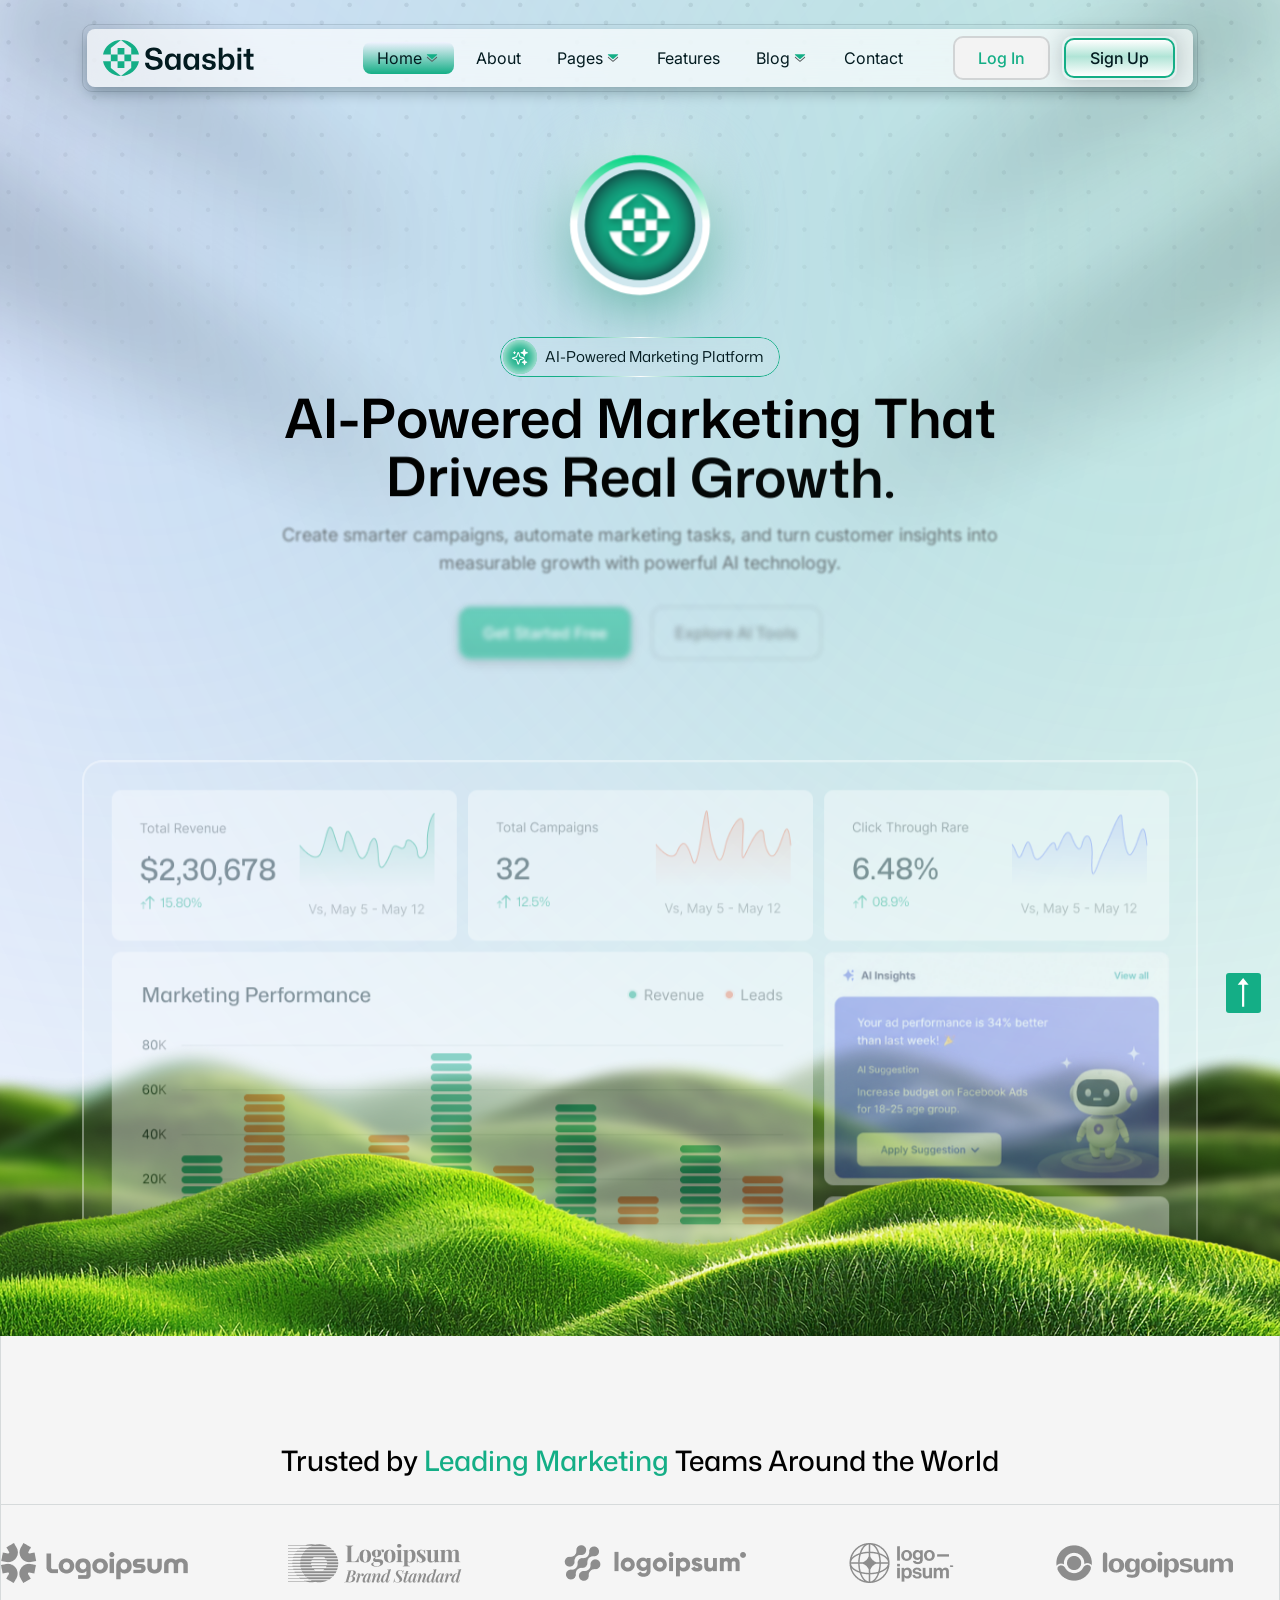
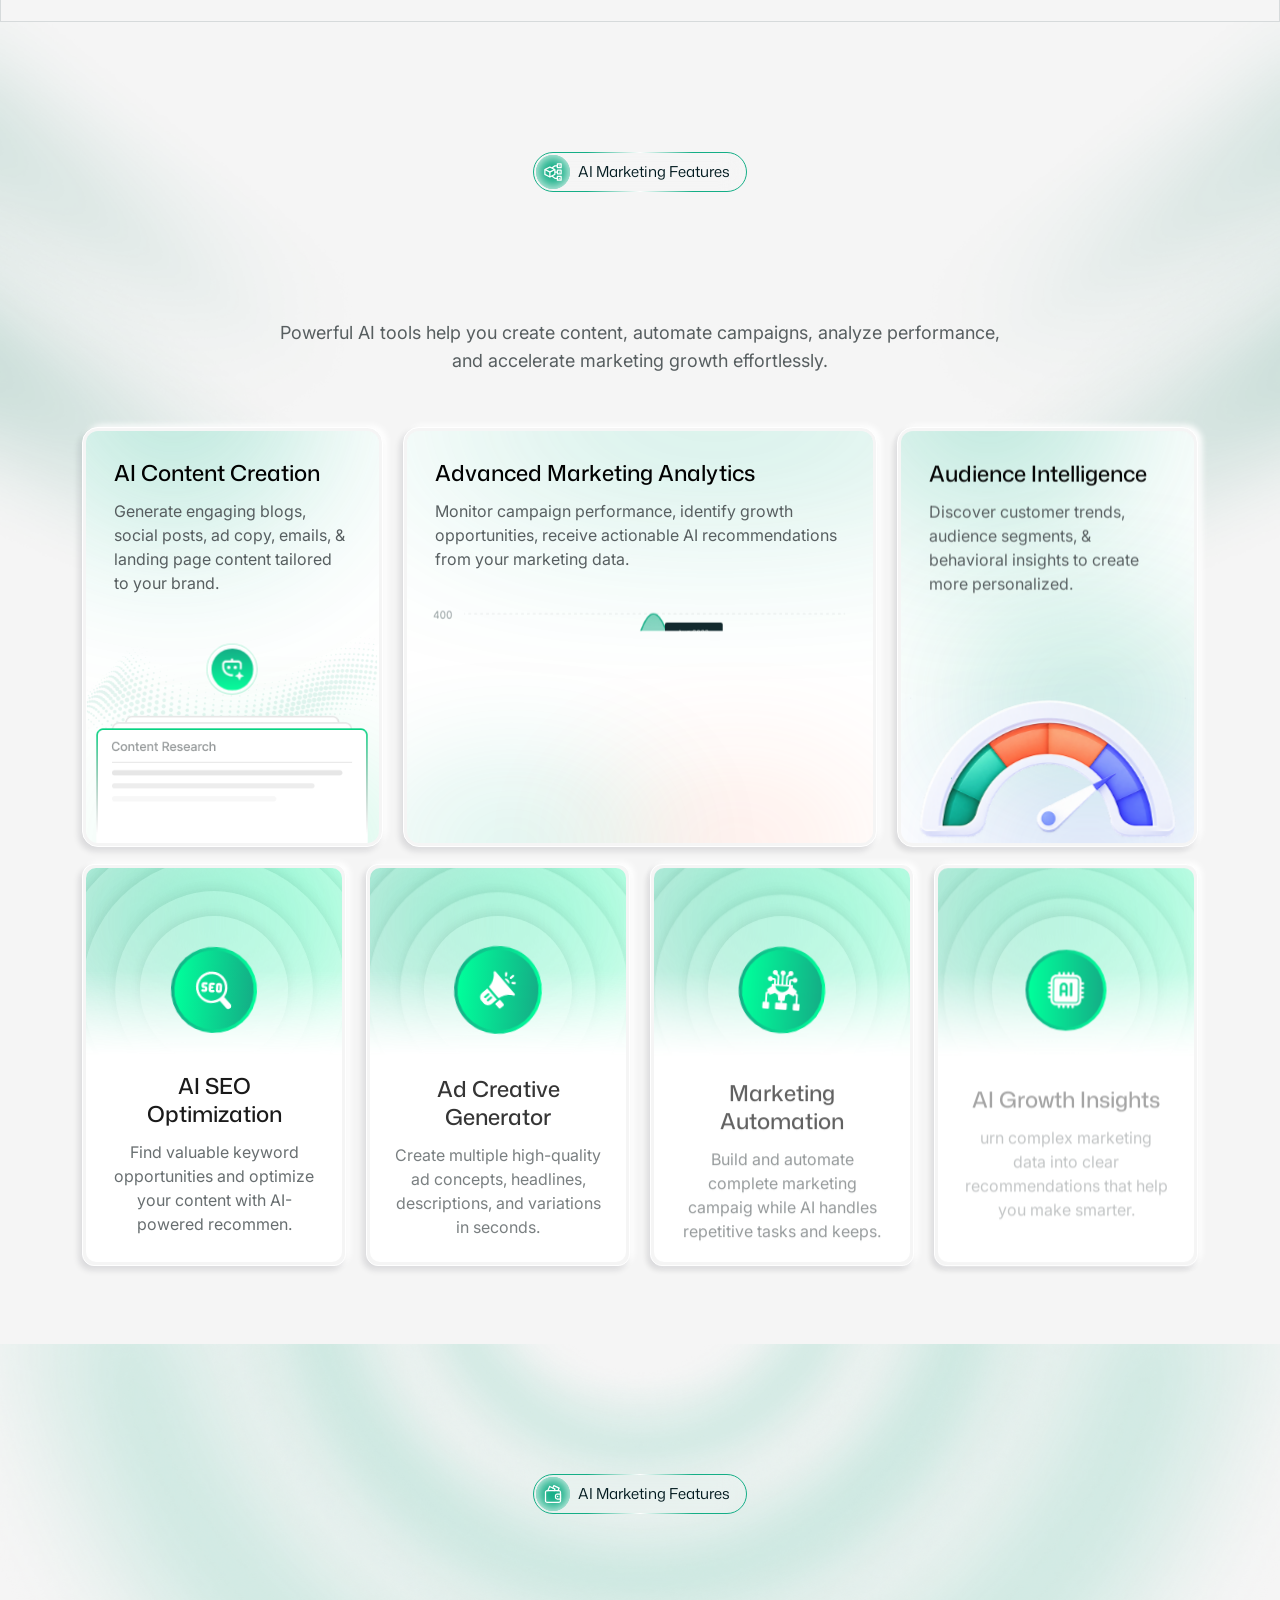
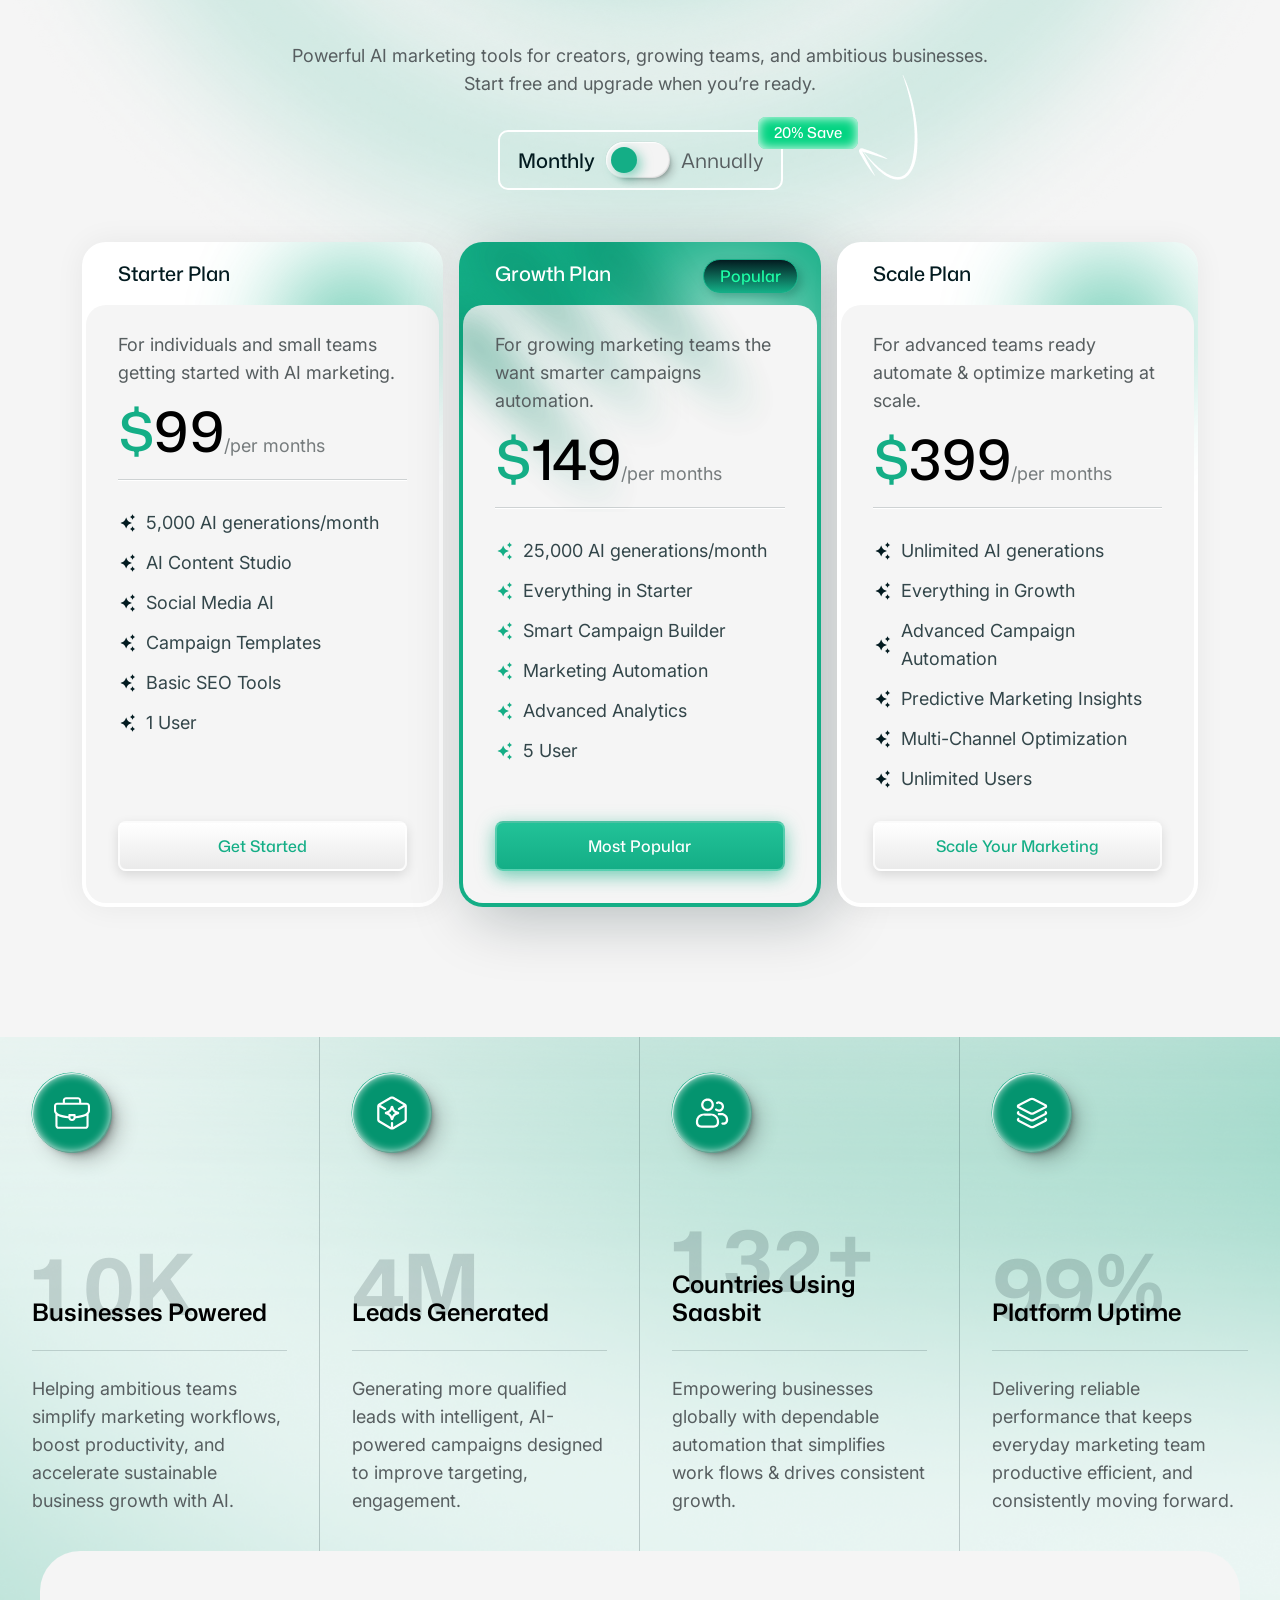
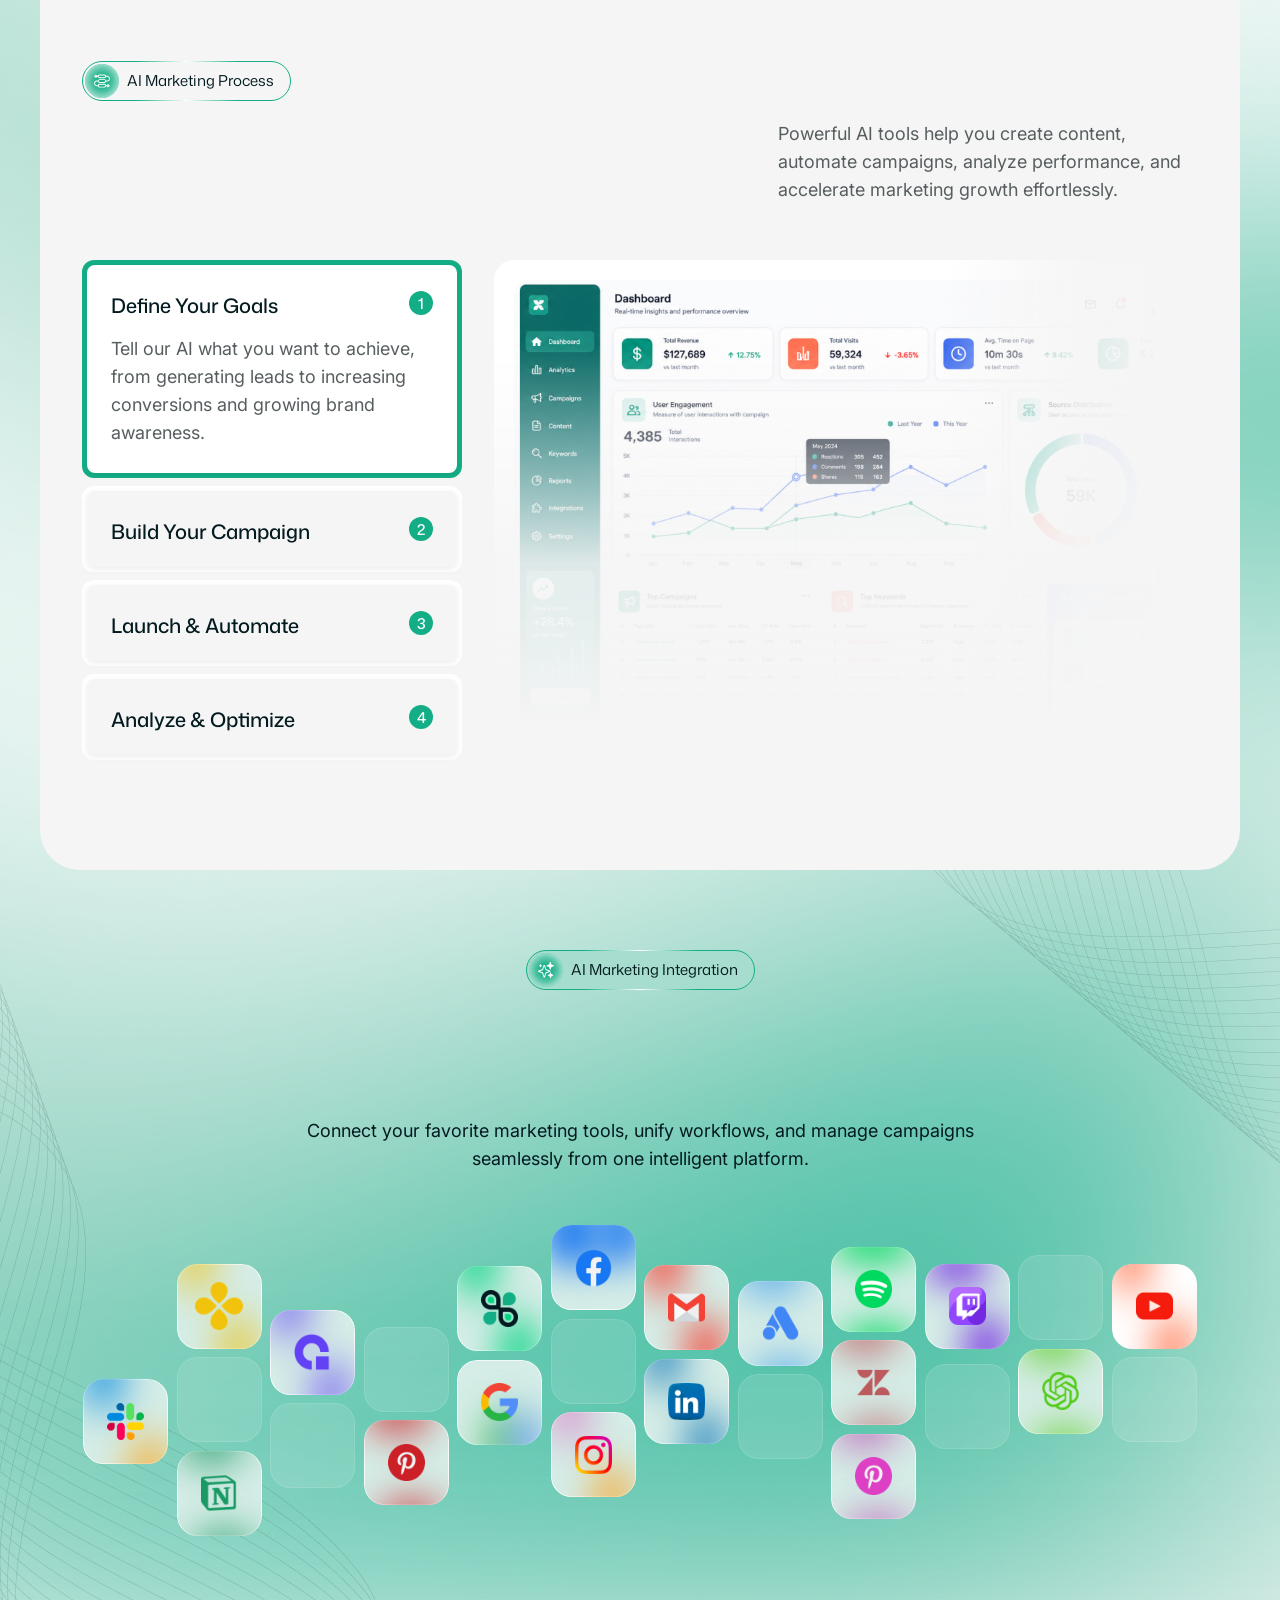
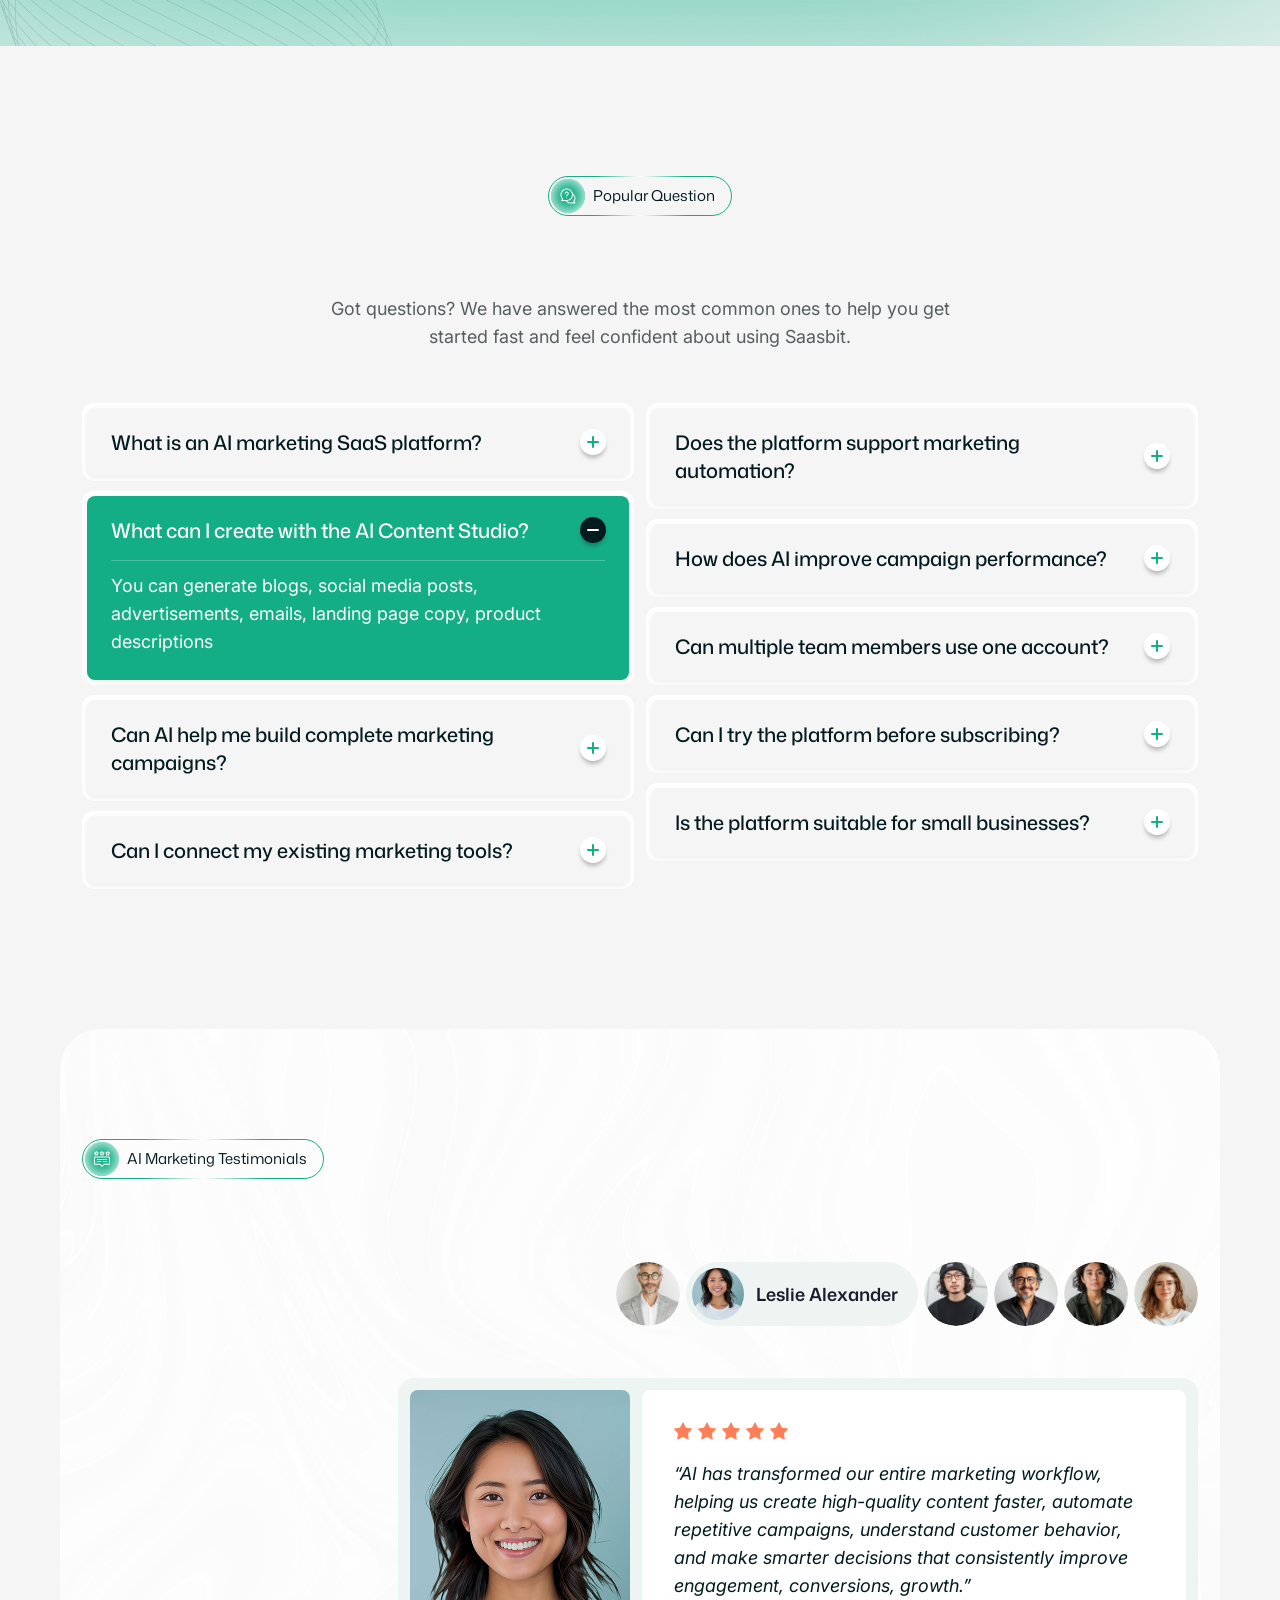
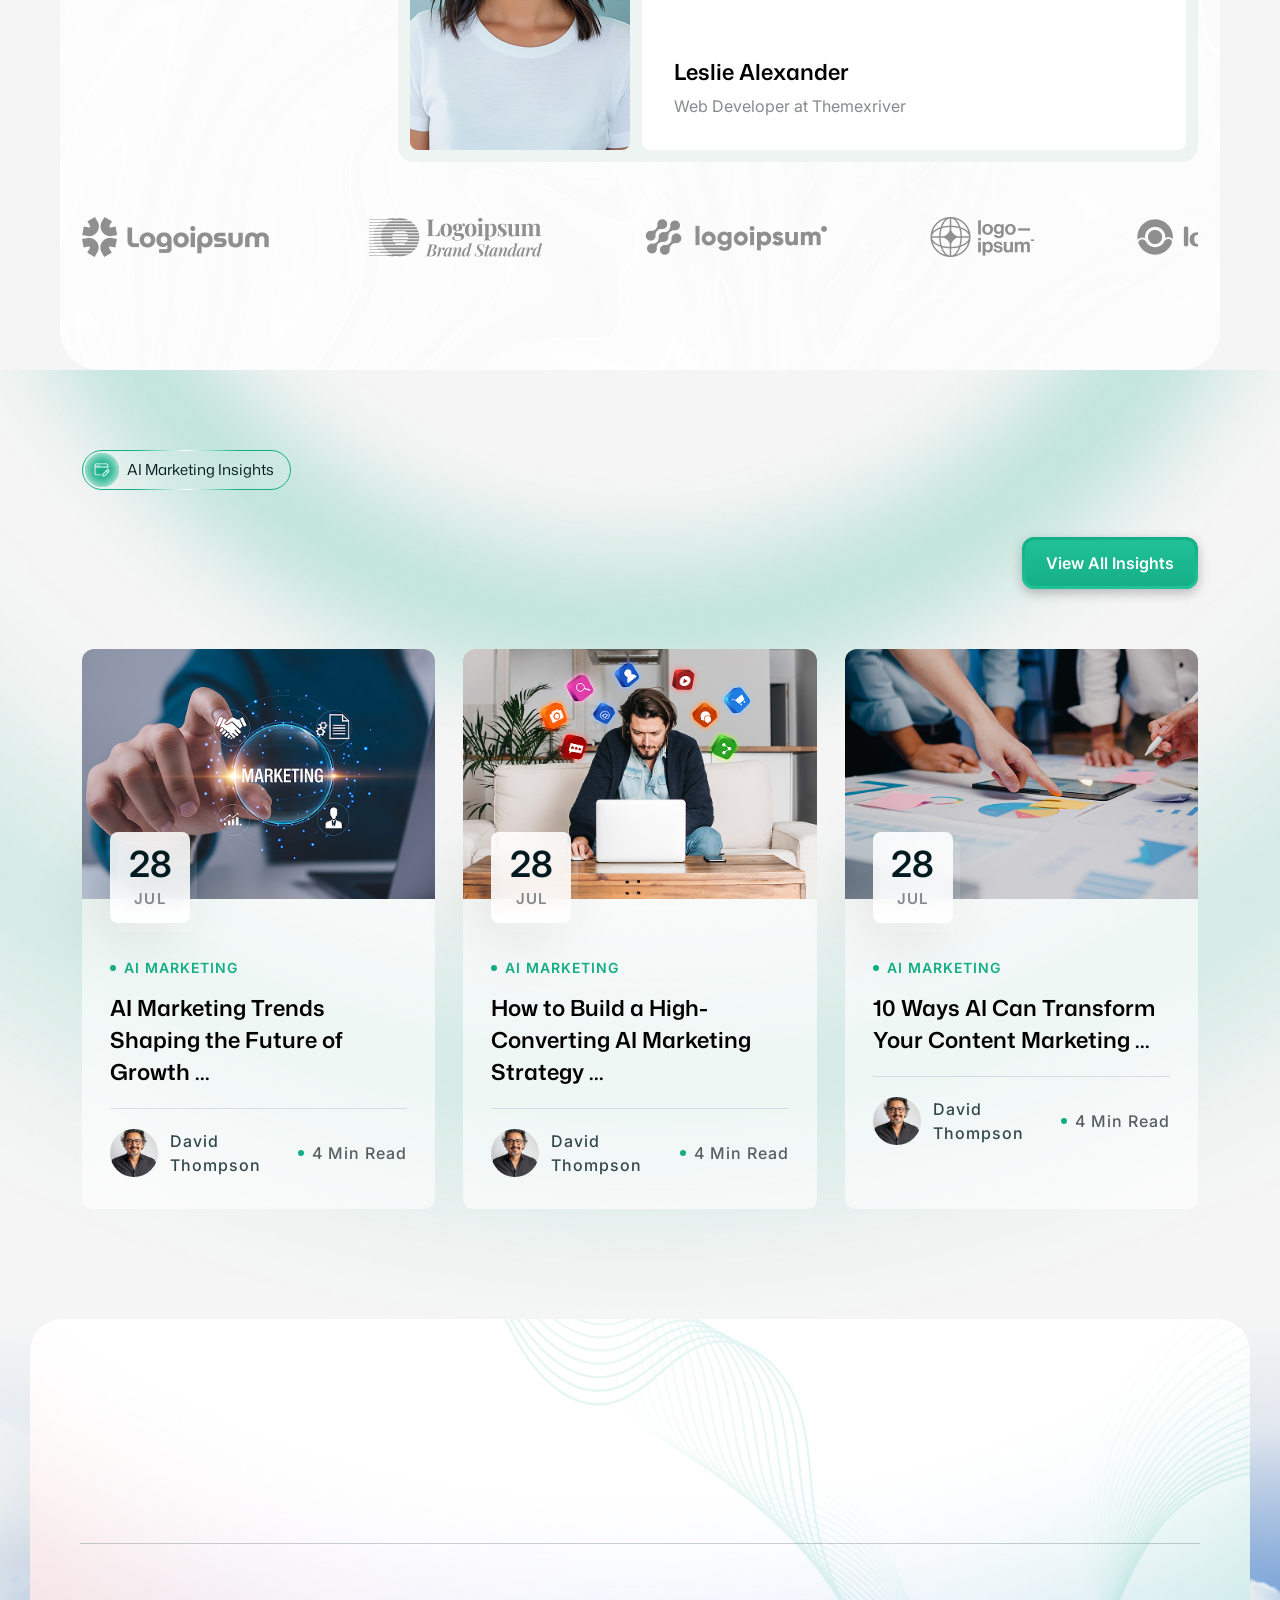
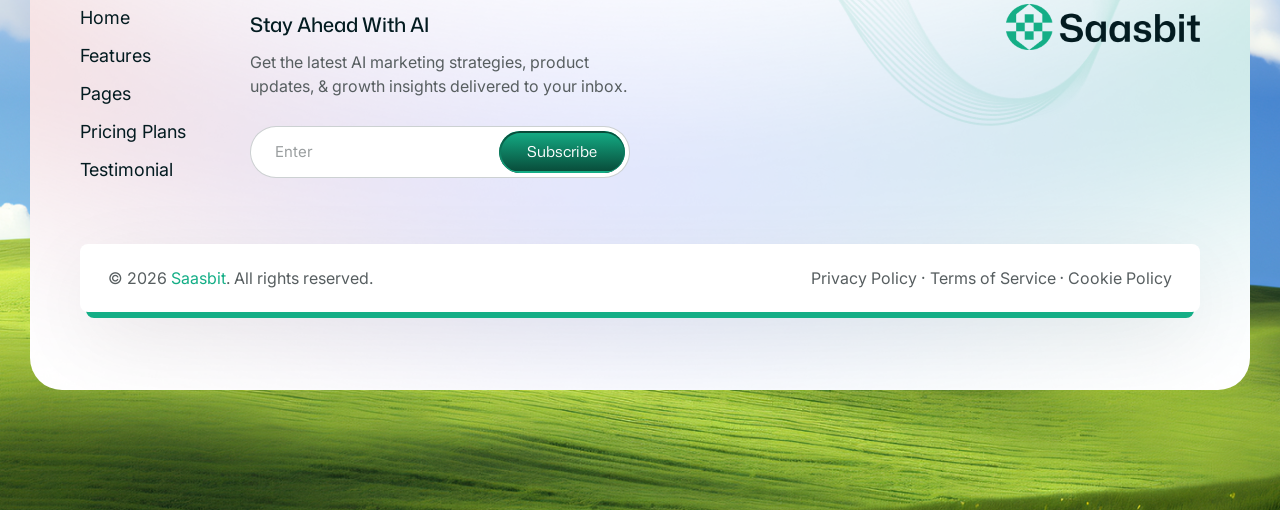
<file: index-3.html>
<!Doctype html>
<html class="no-js" lang="zxx">
    
    <head>
        <meta charset="utf-8">
        <meta http-equiv="x-ua-compatible" content="ie=edge">
        <title>Saasbit - AI Marketing SaaS WordPress Theme</title>
        <meta name="description" content="">
        <meta name="viewport" content="width=device-width, initial-scale=1">
		<link rel="shortcut icon" type="image/x-icon" href="assets/img/favicon.png">
        <!-- Place favicon.ico in the root directory -->


		<!-- all-CSS-link-here -->
        <link rel="stylesheet" href="assets/css/bootstrap.min.css">
        <link rel="stylesheet" href="assets/css/swiper-bundle.min.css">
        <link rel="stylesheet" href="assets/css/all.min.css">
        <link rel="stylesheet" href="assets/css/odometer.min.css">
        <link rel="stylesheet" href="assets/css/nice-select.css">
        <link rel="stylesheet" href="assets/css/animate.css">
        <link rel="stylesheet" href="assets/css/magnific-popup.css">
        <link rel="stylesheet" href="assets/css/nice-select.css">
        <link rel="stylesheet" href="assets/css/flaticon_saasbit.css">
        <link rel="stylesheet" href="assets/css/main.css">
    </head>

    <body class="sb-home-3" >

            
        <div class="sb-home-3-wrapper ">

            <!-- start preloader -->
            <div class="sb-preloader-1 sb-preloader-3" role="status" aria-label="Loading Saasbit">
                <div class="top">
                    <div class="logo-elm js-in">
                        <img src="assets/img/logo/logo-3.svg" alt="">
                    </div>
                    <p class="label js-in">Loading experience</p>
                </div>

                <div class="middle">
                    <div class="words">
                        <span class="word">Automate<span>.</span></span>
                        <span class="word">Engage<span>.</span></span>
                        <span class="word">Convert<span>.</span></span>
                        <span class="word">Grow<span>.</span></span>
                    </div>
                </div>

                <div class="bottom">
                    <div class="counter js-in">
                        <span class="count">0</span>
                        <span class="percent">%</span>
                    </div>
                    <p class="note js-in">Smart conversations that turn every visitor into growth.</p>
                </div>

                <div class="bar"><span></span></div>

                <svg class="curve" viewBox="0 0 1440 160" preserveAspectRatio="none" aria-hidden="true">
                    <path d="M0 0H1440Q720 160 0 0Z"></path>
                </svg>
            </div>
            <!-- end preloader -->


            <!-- header-start -->
            <header class="sb-header-3-area">
                <div class="container sb-container-1">
                    <div class="sb-header-3-wrap">

                        <!-- logo -->
                        <div class="sb-header-3-logo">
                            <a href="index-3.html">
                                <img src="assets/img/logo/logo-3.svg" alt="">
                            </a>
                        </div>

                        <!-- menu -->
                        <div class="sb-header-3-menu d-xl-block d-none">
                            <nav class="sb-main-navigation">
                                <ul id="main-nav" class="nav navbar-nav">
                            
                                    <li class="dropdown active">
                                        <a href="#">
                                            Home
                                            <span class="menu-arrow" data-background="assets/img/vector/menu-3.svg"></span>
                                        </a>
                                        <ul class="dropdown-menu clearfix">
                                            <li><a href="index.html">Home O1</a></li>
                                            <li><a href="index-2.html">Home 02</a></li>
                                            <li><a href="index-3.html">Home 03</a></li>
                                            <li><a href="index-4.html">Home 04</a></li>
                                            <li><a href="index-5.html">Home 05</a></li>
                                        </ul>
                                    </li>
                            
                                    <li>
                                        <a href="#">
                                            About
                                        </a>
                                    </li>
                            
                                    <li class="dropdown">
                                        <a href="#">
                                            Pages
                                            <span class="menu-arrow" data-background="assets/img/vector/menu-3.svg"></span>
                                        </a>
                                        <ul class="dropdown-menu clearfix">
                            
                                            <li class="dropdown">
                                                <a href="team.html">Team<span class="menu-arrow" data-background="assets/img/vector/menu-3.svg"></span></a>
                                                <ul class="dropdown-menu clearfix">
                                                    <li><a href="team.html">Team One</a></li>
                                                    <li><a href="team-2.html">team two</a></li>
                                                    <li><a href="team-3.html">team three</a></li>
                                                    <li><a href="team-4.html">team four</a></li>
                                                    <li><a href="team-details.html">team details</a></li>
                                                </ul>
                                            </li>
                            
                                            <li class="dropdown">
                                                <a href="career-page.html">Career page<span class="menu-arrow" data-background="assets/img/vector/menu-3.svg"></span></a>
                                                <ul class="dropdown-menu clearfix">
                                                    <li><a href="career-page.html">Career page</a></li>
                                                    <li><a href="career-single.html">Career single</a></li>
                                                </ul>
                                            </li>
                            
                                            <li><a href="price.html">Price Page</a></li>
                                            <li><a href="choose-us.html">Choose Us</a></li>
                                            <li><a href="testimonial.html">Testimonial</a></li>
                                            <li><a href="work-process.html">Work Process</a></li>
                                            <li><a href="faqs.html">FAQs Page</a></li>
                                            <li><a href="404.html">404</a></li>
                            
                                        </ul>
                                    </li>
                            
                                    <li>
                                        <a href="#">
                                            Features
                                        </a>
                                    </li>
                            
                                    <li class="dropdown">
                                        <a href="#">
                                            Blog
                                            <span class="menu-arrow" data-background="assets/img/vector/menu-3.svg"></span>
                                        </a>
                                        <ul class="dropdown-menu clearfix">
                                            <li><a href="blog.html">Blog Grid</a></li>
                                            <li><a href="blog-details.html">Blog Details</a></li>
                                        </ul>
                                    </li>

                                    <li>
                                        <a href="#">
                                            Contact
                                        </a>
                                    </li>

                                </ul>
                            </nav>
                        </div>

                        <!-- action-link -->
                        <div class="sb-header-3-action-link">
                            <a href="#" aria-label="name" class="sb-login-btn-3">Log In</a>
                            <a href="#" aria-label="name" class="sb-signup-btn-3">
                                <span class="inner-box">
                                    Sign Up
                                </span>
                            </a>

                            <!-- offcanvas-btn -->
                            <button type="button" aria-label="name" class="sb-offcanvas-btn-1 offcanvas_toggle">
                                <i class="fa-solid fa-bars"></i>
                            </button>
                        </div>

                    </div>
                </div>
            </header>
            <!-- header-end -->


            <!-- hero-start -->
            <section class="sb-hero-3-area">

                <!-- background -->
                <span class="sb-hero-3-bg-clr sb-hero-3-bg-clr-1"></span>
                <span class="sb-hero-3-bg-clr sb-hero-3-bg-clr-2"></span>
                <div class="sb-hero-3-bg-glow sb-hero-3-bg-glow-left">
                    <img src="assets/img/hero/h3-bg-glow-left.png" alt="">
                </div>
                <div class="sb-hero-3-bg-glow sb-hero-3-bg-glow-right">
                    <img src="assets/img/hero/h3-bg-glow-right.png" alt="">
                </div>
                <div class="sb-hero-3-bg-dot" data-background="assets/img/hero/h3-bg-dot.png"></div>

                <!-- hills -->
                <div class="sb-hero-3-hill sb-hero-3-hill-back">
                    <img src="assets/img/hero/h3-green-hills-back.png" alt="">
                </div>
                <div class="sb-hero-3-hill sb-hero-3-hill-front">
                    <img src="assets/img/hero/h3-green-hills-front.png" alt="">
                </div>

                <!-- floating icons -->
                <div class="sb-hero-3-icons">
                    <img class="sb-hero-3-line sb-hero-3-line-1" src="assets/img/hero/h3-icon-1-line.png" alt="">
                    <img class="sb-hero-3-line sb-hero-3-line-2" src="assets/img/hero/h3-icon-2-line.png" alt="">
                    <img class="sb-hero-3-line sb-hero-3-line-3" src="assets/img/hero/h3-icon-3-line.png" alt="">
                    <img class="sb-hero-3-line sb-hero-3-line-4" src="assets/img/hero/h3-icon-4-line.png" alt="">
                    <div class="sb-hero-3-icon sb-hero-3-icon-1">
                        <img src="assets/img/hero/h3-icon-1.png" alt="">
                    </div>
                    <div class="sb-hero-3-icon sb-hero-3-icon-2">
                        <img src="assets/img/hero/h3-icon-2.png" alt="">
                    </div>
                    <div class="sb-hero-3-icon sb-hero-3-icon-3">
                        <img src="assets/img/hero/h3-icon-3.png" alt="">
                    </div>
                    <div class="sb-hero-3-icon sb-hero-3-icon-4">
                        <img src="assets/img/hero/h3-icon-4.png" alt="">
                    </div>
                </div>

                <!-- main-logo -->
                <div class="sb-hero-3-logo">
                    <span class="sb-hero-3-logo-core"></span>
                    <img src="assets/img/hero/h3-favicon.png" alt="">
                </div>

                <div class="container sb-container-1">
                    <div class="sb-hero-3-content">

                        <div class="sb-subtitle-3">
                            <span class="sb-subtitle-3-icon">
                                <svg width="16" height="16" viewBox="0 0 16 16" fill="none" xmlns="http://www.w3.org/2000/svg"><path fill-rule="evenodd" clip-rule="evenodd" d="M12.975 10.8455C12.9075 10.6395 12.7175 10.5 12.5 10.5C12.2825 10.5 12.0925 10.6395 12.025 10.8455L11.55 12.3013L10.095 12.7745C9.89 12.8415 9.75 13.0335 9.75 13.25C9.75 13.4665 9.89 13.6585 10.095 13.7255L11.55 14.1987L12.025 15.6545C12.0925 15.8605 12.2825 16 12.5 16C12.7175 16 12.9075 15.8605 12.975 15.6545L13.45 14.1987L14.905 13.7255C15.11 13.6585 15.25 13.4665 15.25 13.25C15.25 13.0335 15.11 12.8415 14.905 12.7745L13.45 12.3013L12.975 10.8455ZM0 9.24975C0 9.615 0.234989 9.93975 0.582489 10.0527L4.255 11.2463L5.44751 14.917C5.56001 15.2645 5.885 15.5 6.25 15.5C6.615 15.5 6.93999 15.2647 7.05249 14.917L8.2475 11.2463L11.9175 10.0527C12.265 9.93975 12.5 9.61525 12.5 9.25C12.5 8.8845 12.265 8.56025 11.9175 8.44725L8.2475 7.25375L7.05249 3.583C6.93999 3.23525 6.615 3 6.25 3C5.885 3 5.56001 3.2355 5.44751 3.583L4.255 7.25375L0.582489 8.44725C0.234989 8.56025 0 8.88425 0 9.24975ZM6.25 4.348L7.375 7.805C7.4225 7.95725 7.54251 8.0765 7.69501 8.126L11.1525 9.25L7.69501 10.374C7.54251 10.4235 7.4225 10.5427 7.375 10.695L6.25 14.152L5.125 10.695C5.0775 10.5427 4.95749 10.4235 4.80499 10.374L1.3475 9.25L4.80499 8.126C4.95749 8.0765 5.0775 7.95725 5.125 7.805L6.25 4.348ZM12.725 0.3455C12.6575 0.1395 12.4675 0 12.25 0C12.0325 0 11.8425 0.1395 11.775 0.3455L11.055 2.55575L8.845 3.2745C8.64 3.3415 8.5 3.5335 8.5 3.75C8.5 3.9665 8.64 4.1585 8.845 4.2255L11.055 4.94425L11.775 7.1545C11.8425 7.3605 12.0325 7.5 12.25 7.5C12.4675 7.5 12.6575 7.3605 12.725 7.1545L13.445 4.94425L15.655 4.2255C15.86 4.1585 16 3.9665 16 3.75C16 3.5335 15.86 3.3415 15.655 3.2745L13.445 2.55575L12.725 0.3455ZM2 3.25H1.5C1.225 3.25 1 3.474 1 3.75C1 4.026 1.225 4.25 1.5 4.25H2V4.75C2 5.026 2.225 5.25 2.5 5.25C2.775 5.25 3 5.026 3 4.75V4.25H3.5C3.775 4.25 4 4.026 4 3.75C4 3.474 3.775 3.25 3.5 3.25H3V2.75C3 2.474 2.775 2.25 2.5 2.25C2.225 2.25 2 2.474 2 2.75V3.25Z" fill="white"/></svg>
                            </span>
                            <h5 class="sb-subtitle-3-text">AI-Powered Marketing Platform</h5>
                        </div>

                        <h1 class="sb-hero-3-title sb-h-3">AI-Powered Marketing That Drives Real Growth.</h1>

                        <p class="sb-hero-3-disc sb-p-3">Create smarter campaigns, automate marketing tasks, and turn customer insights into measurable growth with powerful AI technology.</p>

                        <div class="btn-wrap">
                            <a href="#" aria-label="name" class="sb-pr-btn-3">Get Started Free</a>
                            <a href="#" aria-label="name" class="sb-sd-btn-3">Explore AI Tools</a>
                        </div>
                    </div>

                    <!-- dashboard -->
                    <div class="sb-hero-3-dashboard">
                        <img src="assets/img/hero/h3-deshboard.png" alt="">
                    </div>
                </div>
            </section>
            <!-- hero-end -->

            <!-- partner-start -->
            <section class="sb-partner-3-area">
                <div class="sb-partner-3-wrap">
                    <div class="sb-partner-3-side sb-partner-3-side-left" data-background="assets/img/partner/p3-shape-left.png"></div>

                    <div class="sb-partner-3-main">
                        <div class="sb-partner-3-head">
                            <h2 class="sb-partner-3-title sb-h-3 wow fadeInUp2">Trusted by <span>Leading Marketing</span> Teams Around the World</h2>
                        </div>

                        <div class="sb-partner-3-box">
                            <div class="sb-partner-3-marquee wa_marquee d-inline-block" data-speed="35" data-direction="left">
                                <div class="sb-partner-3-marquee-wrap">
                                    <div class="sb-partner-3-marquee-item">
                                        <img src="assets/img/partner/p2-logo-1.png" alt="">
                                    </div>
                                    <div class="sb-partner-3-marquee-item">
                                        <img src="assets/img/partner/p2-logo-2.png" alt="">
                                    </div>
                                    <div class="sb-partner-3-marquee-item">
                                        <img src="assets/img/partner/p2-logo-3.png" alt="">
                                    </div>
                                    <div class="sb-partner-3-marquee-item">
                                        <img src="assets/img/partner/p2-logo-4.png" alt="">
                                    </div>
                                    <div class="sb-partner-3-marquee-item">
                                        <img src="assets/img/partner/p2-logo-5.png" alt="">
                                    </div>
                                    <div class="sb-partner-3-marquee-item">
                                        <img src="assets/img/partner/p2-logo-6.png" alt="">
                                    </div>
                                    <div class="sb-partner-3-marquee-item">
                                        <img src="assets/img/partner/p2-logo-7.png" alt="">
                                    </div>
                                    <div class="sb-partner-3-marquee-item">
                                        <img src="assets/img/partner/p2-logo-8.png" alt="">
                                    </div>
                                </div>
                            </div>
                        </div>
                    </div>

                    <div class="sb-partner-3-side sb-partner-3-side-right" data-background="assets/img/partner/p3-shape-right.png"></div>
                </div>
            </section>
            <!-- partner-end -->

            <!-- features-start -->
            <section class="sb-features-3-area pt-130 pb-130">

                <!-- background -->
                <div class="sb-features-3-bg-glow sb-features-3-bg-glow-left">
                    <img src="assets/img/partner/f3-sec-bg-glow-1.png" alt="">
                </div>
                <div class="sb-features-3-bg-glow sb-features-3-bg-glow-right">
                    <img src="assets/img/partner/f3-sec-bg-glow-2.png" alt="">
                </div>

                <div class="container sb-container-1">

                    <!-- title -->
                    <div class="sb-features-3-title-wrap">
                        <div class="sb-subtitle-3">
                            <span class="sb-subtitle-3-icon">
                                <svg width="20" height="20" viewBox="0 0 20 20" fill="none" xmlns="http://www.w3.org/2000/svg"><path d="M14.375 6.25H18.125C18.4705 6.25 18.75 5.97015 18.75 5.625V1.875C18.75 1.52985 18.4705 1.25 18.125 1.25H14.375C14.0295 1.25 13.75 1.52985 13.75 1.875V3.125H11.875C11.7395 3.125 11.6083 3.16895 11.5002 3.25012L8.80905 5.26817L7.15454 4.44092C6.97876 4.35303 6.77124 4.35303 6.59546 4.44092L1.59546 6.94092C1.38367 7.04681 1.25 7.26318 1.25 7.5V12.5C1.25 12.7368 1.38367 12.9532 1.59546 13.0591L6.59546 15.5591C6.68335 15.603 6.77917 15.625 6.875 15.625C6.97083 15.625 7.06665 15.603 7.15454 15.5591L8.80905 14.7318L11.5002 16.7499C11.6083 16.8311 11.7395 16.875 11.875 16.875H13.75V18.125C13.75 18.4702 14.0295 18.75 14.375 18.75H18.125C18.4705 18.75 18.75 18.4702 18.75 18.125V14.375C18.75 14.0298 18.4705 13.75 18.125 13.75H14.375C14.0295 13.75 13.75 14.0298 13.75 14.375V15.625H12.0831L10.059 14.1069L12.1545 13.0591C12.3663 12.9532 12.5 12.7368 12.5 12.5V10.625H13.75V11.875C13.75 12.2202 14.0295 12.5 14.375 12.5H18.125C18.4705 12.5 18.75 12.2202 18.75 11.875V8.125C18.75 7.77985 18.4705 7.5 18.125 7.5H14.375C14.0295 7.5 13.75 7.77985 13.75 8.125V9.375H12.5V7.5C12.5 7.26318 12.3663 7.04681 12.1545 6.94092L10.059 5.89314L12.0831 4.375H13.75V5.625C13.75 5.97015 14.0295 6.25 14.375 6.25ZM15 2.5H17.5V5H15V2.5ZM15 15H17.5V17.5H15V15ZM15 8.75H17.5V11.25H15V8.75ZM2.5 8.51135L6.25 10.3864V13.9886L2.5 12.1136V8.51135ZM7.5 13.9886V10.3864L11.25 8.51135V12.1136L7.5 13.9886ZM6.875 9.30115L3.2724 7.5L6.875 5.69885L10.4776 7.5L6.875 9.30115Z" fill="white"/><path d="M16.25 4.375C16.5952 4.375 16.875 4.09518 16.875 3.75C16.875 3.40482 16.5952 3.125 16.25 3.125C15.9048 3.125 15.625 3.40482 15.625 3.75C15.625 4.09518 15.9048 4.375 16.25 4.375Z" fill="white"/><path d="M16.25 16.875C16.5952 16.875 16.875 16.5952 16.875 16.25C16.875 15.9048 16.5952 15.625 16.25 15.625C15.9048 15.625 15.625 15.9048 15.625 16.25C15.625 16.5952 15.9048 16.875 16.25 16.875Z" fill="white"/><path d="M16.25 10.625C16.5952 10.625 16.875 10.3452 16.875 10C16.875 9.65482 16.5952 9.375 16.25 9.375C15.9048 9.375 15.625 9.65482 15.625 10C15.625 10.3452 15.9048 10.625 16.25 10.625Z" fill="white"/></svg>
                            </span>
                            <h5 class="sb-subtitle-3-text">AI Marketing Features</h5>
                        </div>

                        <h2 class="sb-sec-title-3">Everything Your Team Needs to Grow Marketing Smarter</h2>

                        <p class="sb-features-3-disc sb-p-3 wow fadeInUp2">Powerful AI tools help you create content, automate campaigns, analyze performance, and accelerate marketing growth effortlessly.</p>
                    </div>

                    <!-- row 1 -->
                    <div class="sb-features-3-row sb-features-3-row-1">

                        <!-- card 1 -->
                        <div class="sb-features-3-card sb-features-3-card-1">
                            <div class="sb-features-3-card-inner">
                                <span class="sb-features-3-glow sb-features-3-glow-top"></span>
                                <span class="sb-features-3-glow sb-features-3-glow-green"></span>

                                <div class="sb-features-3-visual">
                                    <img class="sb-features-3-dots" src="assets/img/features/f3-c1-dot-shape.png" alt="">
                                    <img class="sb-features-3-box sb-features-3-box-3" src="assets/img/partner/f3-c1-box-3.png" alt="">
                                    <img class="sb-features-3-box sb-features-3-box-2" src="assets/img/partner/f3-c1-box-2.png" alt="">
                                    <img class="sb-features-3-box sb-features-3-box-1" src="assets/img/partner/f3-c1-box-1.png" alt="">

                                    <svg class="sb-features-3-arc" width="206" height="47" viewBox="0 0 206 47" fill="none" xmlns="http://www.w3.org/2000/svg"><path d="M204.036 45.5C173.153 12.7423 141.271 1.5 101.273 1.5C64.5933 1.5 30.291 17.5721 1.03564 45.5" stroke="url(#sbF3Arc)" stroke-width="3"/><defs><linearGradient id="sbF3Arc" x1="1.03564" y1="23.5" x2="204.036" y2="23.5" gradientUnits="userSpaceOnUse"><stop stop-color="#14AE86" stop-opacity="0"/><stop offset="0.517085" stop-color="#14AE86"/><stop offset="1" stop-color="#14AE86" stop-opacity="0"/></linearGradient></defs></svg>

                                    <span class="sb-features-3-chip sb-features-3-chip-1">
                                        <svg width="17" height="16" viewBox="0 0 17 16" fill="none" xmlns="http://www.w3.org/2000/svg"><path d="M10.0699 9.48062C9.05463 9.83837 7.93611 9.83852 6.9207 9.48102C6.54047 8.52615 6.54024 7.47403 6.92006 6.51902C7.93557 6.16101 9.05443 6.16101 10.0699 6.51902C10.45 7.47389 10.45 8.52575 10.0699 9.48062ZM15.834 6.83322H11.4899L14.5616 3.94382C14.0783 3.30583 13.4854 2.74817 12.8072 2.29382L9.73526 5.18342V1.09722C8.91416 0.967593 8.07585 0.967593 7.25475 1.09722V5.18322L4.18285 2.29402C3.50473 2.74841 2.91181 3.30598 2.42845 3.94382L5.50056 6.83322H1.15642C1.04911 7.62722 1.01447 8.37382 1.15642 9.16642H5.50077L2.42845 12.0558C2.91173 12.6937 3.50458 13.2514 4.18263 13.7058L7.25475 10.8162V14.9026C8.07478 15.0318 8.91522 15.0318 9.73526 14.9026V10.8162L12.8074 13.7058C13.4854 13.2513 14.0783 12.6937 14.5616 12.0558L11.4894 9.16642H15.834C15.9719 8.3941 15.9719 7.60554 15.834 6.83322Z" fill="#14AE86"/></svg>
                                    </span>
                                    <span class="sb-features-3-bot">
                                        <img src="assets/img/partner/f3-c1-icon-1.png" alt="">
                                    </span>
                                    <span class="sb-features-3-chip sb-features-3-chip-2">
                                        <svg width="17" height="17" viewBox="0 0 17 17" fill="none" xmlns="http://www.w3.org/2000/svg"><path d="M8.33802 7.19532C8.13021 7.19532 7.92241 7.09142 7.8185 6.98751L5.01308 4.18212C4.70137 3.87041 4.70137 3.35089 5.01308 3.03918L7.8185 0.233783C8.13021 -0.0779277 8.64974 -0.0779277 8.96145 0.233783L11.7669 3.03918C12.0786 3.35089 12.0786 3.87041 11.7669 4.18212L8.96145 6.98751C8.75364 7.09142 8.54583 7.19532 8.33802 7.19532ZM6.67555 3.5587L8.33802 5.22115L10.0005 3.5587L8.33802 1.89624L6.67555 3.5587Z" fill="#14AE86"/><path d="M8.33802 16.6504C8.13021 16.6504 7.92241 16.5465 7.8185 16.4426L5.01308 13.6372C4.70137 13.3255 4.70137 12.806 5.01308 12.4943L7.8185 9.68886C8.13021 9.37715 8.64974 9.37715 8.96145 9.68886L11.7669 12.4943C12.0786 12.806 12.0786 13.3255 11.7669 13.6372L8.96145 16.4426C8.75364 16.5465 8.54583 16.6504 8.33802 16.6504ZM6.67555 13.1177L8.33802 14.7801L10.0005 13.1177L8.33802 11.4552L6.67555 13.1177Z" fill="#14AE86"/><path d="M13.1173 11.8707C12.9095 11.8707 12.7017 11.7668 12.5978 11.6629L9.79238 8.85751C9.48067 8.5458 9.48067 8.02628 9.79238 7.71457L12.4939 5.01308C12.8056 4.70137 13.3251 4.70137 13.6368 5.01308L16.4423 7.81847C16.754 8.13019 16.754 8.6497 16.4423 8.96141L13.6368 11.7668C13.5329 11.8707 13.3251 11.8707 13.1173 11.8707ZM11.4548 8.33799L13.1173 10.0004L14.7798 8.33799L13.1173 6.67554L11.4548 8.33799Z" fill="#14AE86"/><path d="M3.55873 11.8711C3.35092 11.8711 3.14311 11.7672 3.0392 11.6633L0.233785 8.8579C-0.0779283 8.54619 -0.0779283 8.02667 0.233785 7.71496L3.0392 4.90956C3.35092 4.59785 3.87044 4.59785 4.18215 4.90956L6.98757 7.71496C7.29928 8.02667 7.29928 8.54619 6.98757 8.8579L4.18215 11.6633C3.97434 11.8711 3.87044 11.8711 3.55873 11.8711ZM1.89626 8.33838L3.55873 10.0008L5.2212 8.33838L3.55873 6.67592L1.89626 8.33838Z" fill="#14AE86"/></svg>
                                    </span>
                                </div>

                                <div class="sb-features-3-card-content">
                                    <h3 class="sb-features-3-card-title sb-h-3">AI Content Creation</h3>
                                    <p class="sb-features-3-card-disc sb-p-3">Generate engaging blogs, social posts, ad copy, emails, &amp; landing page content tailored to your brand.</p>
                                </div>
                            </div>
                        </div>

                        <!-- card 2 -->
                        <div class="sb-features-3-card sb-features-3-card-2">
                            <div class="sb-features-3-card-inner">
                                <span class="sb-features-3-glow sb-features-3-glow-top"></span>
                                <span class="sb-features-3-glow sb-features-3-glow-green"></span>
                                <span class="sb-features-3-glow sb-features-3-glow-orange"></span>

                                <div class="sb-features-3-card-content">
                                    <h3 class="sb-features-3-card-title sb-h-3">Advanced Marketing Analytics</h3>
                                    <p class="sb-features-3-card-disc sb-p-3">Monitor campaign performance, identify growth opportunities, receive actionable AI recommendations from your marketing data.</p>
                                </div>

                                <div class="sb-features-3-chart">
                                    <img src="assets/img/partner/f3-c2-deshboard.png" alt="">
                                </div>
                            </div>
                        </div>

                        <!-- card 3 -->
                        <div class="sb-features-3-card sb-features-3-card-3">
                            <div class="sb-features-3-card-inner">
                                <span class="sb-features-3-glow sb-features-3-glow-top"></span>
                                <span class="sb-features-3-glow sb-features-3-glow-green"></span>
                                <span class="sb-features-3-glow sb-features-3-glow-blue"></span>

                                <div class="sb-features-3-visual">
                                    <img class="sb-features-3-meter" src="assets/img/partner/f3-c3-speed-metter.png" alt="">

                                    <svg class="sb-features-3-lines" width="372" height="412" viewBox="0 0 372 412" fill="none" xmlns="http://www.w3.org/2000/svg"><path d="M10 226L18 316Q19 326 30 327L72 328" stroke="#575E60" stroke-opacity=".4"/><path d="M181 197L195 231C197 241 193 250 189 259" stroke="#575E60" stroke-opacity=".4"/><path d="M362 226L356 316Q355 326 345 327L300 328" stroke="#575E60" stroke-opacity=".4"/><path d="M62 329L87 328" stroke="#14AE86" stroke-linecap="round"/><path d="M188 259L198 281" stroke="#FF7F59" stroke-linecap="round"/><path d="M308 328L333 329" stroke="#7287FF" stroke-linecap="round"/></svg>

                                    <span class="sb-features-3-pill sb-features-3-pill-1">High Value</span>
                                    <span class="sb-features-3-pill sb-features-3-pill-2">Engaged</span>
                                    <span class="sb-features-3-pill sb-features-3-pill-3">Potential</span>
                                    <span class="sb-features-3-dot sb-features-3-dot-1"></span>
                                    <span class="sb-features-3-dot sb-features-3-dot-2"></span>
                                    <span class="sb-features-3-dot sb-features-3-dot-3"></span>
                                </div>

                                <div class="sb-features-3-card-content">
                                    <h3 class="sb-features-3-card-title sb-h-3">Audience Intelligence</h3>
                                    <p class="sb-features-3-card-disc sb-p-3">Discover customer trends, audience segments, &amp; behavioral insights to create more personalized.</p>
                                </div>
                            </div>
                        </div>
                    </div>

                    <!-- row 2 -->
                    <div class="sb-features-3-row sb-features-3-row-2">

                        <!-- card 4 -->
                        <div class="sb-features-3-card sb-features-3-card-sm">
                            <div class="sb-features-3-card-inner">
                                <div class="sb-features-3-top">
                                    <span class="sb-features-3-blob sb-features-3-blob-1"></span>
                                    <span class="sb-features-3-blob sb-features-3-blob-2"></span>
                                    <span class="sb-features-3-ring"></span>
                                </div>
                                <span class="sb-features-3-icon">
                                    <svg width="36" height="36" viewBox="0 0 36 36" fill="none" xmlns="http://www.w3.org/2000/svg"><path d="M10.6875 13.501C11.3085 13.501 11.8125 12.9981 11.8125 12.376C11.8125 11.7539 11.3085 11.251 10.6875 11.251H8.4375C7.19662 11.251 6.1875 12.2601 6.1875 13.501V14.626C6.1875 15.8669 7.19662 16.876 8.4375 16.876H9.5625V18.001H7.3125C6.6915 18.001 6.1875 18.5039 6.1875 19.126C6.1875 19.7481 6.6915 20.251 7.3125 20.251H9.5625C10.8034 20.251 11.8125 19.2419 11.8125 18.001V16.876C11.8125 15.6351 10.8034 14.626 9.5625 14.626H8.4375V13.501H10.6875Z" fill="white"/><path d="M17.4375 13.501C18.0585 13.501 18.5625 12.9981 18.5625 12.376C18.5625 11.7539 18.0585 11.251 17.4375 11.251H15.1875C13.9466 11.251 12.9375 12.2601 12.9375 13.501V18.001C12.9375 19.2419 13.9466 20.251 15.1875 20.251H17.4375C18.0585 20.251 18.5625 19.7481 18.5625 19.126C18.5625 18.5039 18.0585 18.001 17.4375 18.001H15.1875V16.876H16.3125C16.9335 16.876 17.4375 16.3731 17.4375 15.751C17.4375 15.1289 16.9335 14.626 16.3125 14.626H15.1875V13.501H17.4375Z" fill="white"/><path d="M25.3125 18.001V13.501C25.3125 12.2601 24.3034 11.251 23.0625 11.251H21.9375C20.6966 11.251 19.6875 12.2601 19.6875 13.501V18.001C19.6875 19.2419 20.6966 20.251 21.9375 20.251H23.0625C24.3034 20.251 25.3125 19.2419 25.3125 18.001ZM23.0591 18.001H21.9375V13.501H23.0625L23.0591 18.001Z" fill="white"/><path d="M34.0271 30.1892L27.8283 23.9804C29.4326 21.6336 30.3731 18.8009 30.3731 15.751C30.3731 7.68698 23.812 1.12598 15.748 1.12598C7.68405 1.12598 1.12305 7.68698 1.12305 15.751C1.12305 23.815 7.68405 30.376 15.748 30.376C18.8035 30.376 21.6408 29.431 23.9898 27.8222L30.1852 34.0289C30.7094 34.5542 31.4013 34.8524 32.1314 34.8726C32.1562 34.8737 32.1821 34.8737 32.2079 34.8737C32.9313 34.8737 33.6018 34.5992 34.1047 34.0964C34.6267 33.5744 34.9012 32.8735 34.8753 32.1209C34.8517 31.3975 34.5502 30.7112 34.0271 30.1892ZM3.37417 15.751C3.37417 8.92785 8.92605 3.37598 15.7492 3.37598C22.5723 3.37598 28.1242 8.92785 28.1242 15.751C28.1242 22.5741 22.5723 28.126 15.7492 28.126C8.92605 28.126 3.37417 22.5741 3.37417 15.751Z" fill="white"/></svg>
                                </span>
                                <div class="sb-features-3-card-content">
                                    <h3 class="sb-features-3-card-title sb-h-3">AI SEO Optimization</h3>
                                    <p class="sb-features-3-card-disc sb-p-3">Find valuable keyword opportunities and optimize your content with AI-powered recommen.</p>
                                </div>
                            </div>
                        </div>

                        <!-- card 5 -->
                        <div class="sb-features-3-card sb-features-3-card-sm">
                            <div class="sb-features-3-card-inner">
                                <div class="sb-features-3-top">
                                    <span class="sb-features-3-blob sb-features-3-blob-1"></span>
                                    <span class="sb-features-3-blob sb-features-3-blob-2"></span>
                                    <span class="sb-features-3-ring"></span>
                                </div>
                                <span class="sb-features-3-icon">
                                    <svg width="36" height="36" viewBox="0 0 36 36" fill="none" xmlns="http://www.w3.org/2000/svg"><path d="M33.4227 20.3771L14.5294 1.48385C14.2236 1.17795 13.7536 1.10771 13.3715 1.31055C12.9895 1.51338 12.784 1.94203 12.8661 2.3674C13.5481 5.89306 13.0906 9.34784 11.5073 12.6352C10.8154 14.0728 10.0461 15.1638 9.51895 15.8307L19.0759 25.3876C19.7428 24.8605 20.8338 24.0912 22.2713 23.3993C25.5587 21.816 29.0135 21.3585 32.5398 22.0405C32.9645 22.1226 33.3932 21.9177 33.596 21.5351C33.7988 21.153 33.7286 20.683 33.4227 20.3771ZM8.17918 17.2762L3.82182 21.6335C2.83324 22.6221 2.28906 23.9369 2.28906 25.3351C2.28906 26.7333 2.83324 28.0475 3.82182 29.036L5.87053 31.0847C6.89061 32.1048 8.23104 32.6155 9.57212 32.6155C10.9125 32.6155 12.253 32.1048 13.273 31.0847L17.6304 26.7274L8.17918 17.2762ZM6.88536 26.3197C6.63329 26.3197 6.38188 26.2233 6.18955 26.0309C5.80488 25.6463 5.80488 25.0233 6.18955 24.6386L8.87565 21.9525C9.26031 21.5679 9.88392 21.5679 10.2679 21.9525C10.6526 22.3372 10.6526 22.9602 10.2679 23.3448L7.58183 26.0309C7.3895 26.2233 7.13743 26.3197 6.88536 26.3197ZM12.954 26.0309L10.2679 28.7177C10.0756 28.9093 9.82418 29.0058 9.57212 29.0058C9.32005 29.0058 9.06798 28.9093 8.87565 28.7177C8.49098 28.333 8.49098 27.7094 8.87565 27.3247L11.5617 24.6386C11.9464 24.254 12.57 24.254 12.954 24.6386C13.3387 25.0233 13.3387 25.6463 12.954 26.0309Z" fill="white"/><path d="M27.5534 11.7241L23.1816 7.35227C24.377 7.00699 25.7214 7.30435 26.6614 8.24435C27.602 9.18501 27.8994 10.5287 27.5534 11.7241Z" fill="white"/><path d="M24.1251 31.8297L21.439 34.5164C21.2545 34.7009 21.0038 34.8046 20.7425 34.8046C20.4813 34.8046 20.2312 34.7009 20.0467 34.5164L16.3359 30.8056L19.7041 27.4382C19.7467 27.3975 20.0159 27.1454 20.48 26.7922L24.1251 30.4374C24.5097 30.822 24.5097 31.4456 24.1251 31.8297Z" fill="white"/><path d="M28.7893 7.10273C28.5373 7.10273 28.2853 7.00662 28.0931 6.81429C27.7086 6.42976 27.7086 5.80635 28.0931 5.42181L30.071 3.44387C30.4555 3.0594 31.079 3.0594 31.4635 3.44387C31.848 3.8284 31.848 4.45181 31.4635 4.83635L29.4855 6.81436C29.2933 7.00656 29.0413 7.10273 28.7893 7.10273Z" fill="white"/><path d="M24.2717 5.20783C23.728 5.20783 23.2871 4.76698 23.2871 4.22319V2.1802C23.2871 1.63641 23.728 1.19556 24.2717 1.19556C24.8155 1.19556 25.2564 1.63641 25.2564 2.1802V4.22319C25.2564 4.76698 24.8156 5.20783 24.2717 5.20783Z" fill="white"/><path d="M32.7269 11.6199H30.6839C30.1401 11.6199 29.6992 11.1791 29.6992 10.6353C29.6992 10.0915 30.1401 9.65063 30.6839 9.65063H32.7269C33.2706 9.65063 33.7115 10.0915 33.7115 10.6353C33.7115 11.1791 33.2706 11.6199 32.7269 11.6199Z" fill="white"/></svg>
                                </span>
                                <div class="sb-features-3-card-content">
                                    <h3 class="sb-features-3-card-title sb-h-3">Ad Creative Generator</h3>
                                    <p class="sb-features-3-card-disc sb-p-3">Create multiple high-quality ad concepts, headlines, descriptions, and variations in seconds.</p>
                                </div>
                            </div>
                        </div>

                        <!-- card 6 -->
                        <div class="sb-features-3-card sb-features-3-card-sm">
                            <div class="sb-features-3-card-inner">
                                <div class="sb-features-3-top">
                                    <span class="sb-features-3-blob sb-features-3-blob-1"></span>
                                    <span class="sb-features-3-blob sb-features-3-blob-2"></span>
                                    <span class="sb-features-3-ring"></span>
                                </div>
                                <span class="sb-features-3-icon">
                                    <svg width="36" height="36" viewBox="0 0 36 36" fill="none" xmlns="http://www.w3.org/2000/svg"><g clip-path="url(#sbF3Clip6)"><path d="M20.1201 27.9862H18.8336V29.7999H22.5454C23.0093 29.7999 23.389 30.1795 23.389 30.6435V35.1567C23.389 35.6207 23.0093 36.0003 22.5454 36.0003H13.4557C12.9918 36.0003 12.6122 35.6207 12.6122 35.1567V30.6435C12.6122 30.1795 12.9918 29.7999 13.4557 29.7999H17.1464V27.9862C16.2185 27.9862 15.1218 28.1971 15.0375 27.2059L14.4891 22.7349C13.519 22.3764 12.5911 21.8491 11.7897 21.1743L7.61392 22.9669C7.21321 23.1356 6.72815 22.9669 6.53835 22.5662L5.90566 21.4906L4.809 22.1233V29.7999H6.222C6.68597 29.7999 7.06559 30.1795 7.06559 30.6435V35.1567C7.06559 35.6207 6.68597 36.0003 6.222 36.0003H1.70882C1.24485 36.0003 0.865234 35.6207 0.865234 35.1567V30.6435C0.865234 30.1795 1.24485 29.7999 1.70882 29.7999H3.12182V21.6171C3.12182 21.3008 3.31163 21.0055 3.5858 20.8579L5.06207 20.0354C4.61919 19.2551 3.90214 18.4115 4.66137 17.8421L8.28878 15.1215L8.16225 13.5609C8.16225 13.0969 8.54186 12.7173 9.00583 12.7173H10.229V9.55388C10.229 9.42734 10.1658 9.3008 10.0814 9.21644C9.87051 9.00555 9.23782 9.08991 8.75276 9.08991C8.18334 10.5451 6.222 11.0934 4.9988 9.87022C4.09195 8.96337 4.09195 7.50818 4.9988 6.62242C6.222 5.39922 8.18334 5.94755 8.75276 7.40274C9.6807 7.40274 10.5665 7.29729 11.2835 8.03542C11.6631 8.41504 11.9162 8.96337 11.9162 9.55388V12.7173H13.2238V5.90537L11.7264 4.40801C9.38545 5.39922 7.42411 2.44667 9.19564 0.675143C10.9883 -1.13857 13.8986 0.928219 12.9285 3.2059L14.6579 4.95634C14.8266 5.10397 14.9109 5.31486 14.9109 5.56794V12.7173H17.1464V4.4291C15.5858 3.79641 15.2273 1.81398 16.3661 0.675143C17.8213 -0.780041 20.2888 0.27444 20.2888 2.29904C20.2888 2.93173 20.0357 3.50115 19.6139 3.92295C19.3819 4.15493 19.1078 4.32365 18.8336 4.4291V12.7173H21.0691V5.56794C21.0691 5.31486 21.1745 5.10397 21.3222 4.95634L23.0726 3.2059C22.4399 1.72962 23.4944 0.000275012 25.1816 0.000275012C27.2273 0.000275012 28.2396 2.46776 26.8055 3.92295C26.0673 4.66108 25.0761 4.74544 24.2747 4.40801L22.7563 5.90537V12.7173H24.0849V9.55388C24.0849 8.96337 24.3169 8.41504 24.7176 8.03542C25.4768 7.2762 26.2782 7.40274 27.2484 7.40274C27.3538 7.12857 27.5225 6.8544 27.7545 6.62242C28.6614 5.71556 30.0955 5.71556 31.0023 6.62242C32.4575 8.0776 31.403 10.5451 29.3784 10.5451C28.345 10.5451 27.5647 9.9124 27.2484 9.08991H26.2361L25.8986 9.21644C25.8143 9.3008 25.7721 9.42734 25.7721 9.55388V12.7173H26.9953C27.4593 12.7173 27.8389 13.0969 27.8389 13.5609L27.7123 15.1215L31.3398 17.8421C31.6772 18.0952 31.7826 18.5592 31.5717 18.9177V18.9388L30.918 20.0354L32.3942 20.8579C32.6895 21.0055 32.8793 21.3008 32.8793 21.6171V29.7999H34.2923C34.7563 29.7999 35.1359 30.1795 35.1359 30.6435V35.1567C35.1359 35.6207 34.7563 36.0003 34.2923 36.0003H29.7791C29.2941 36.0003 28.9355 35.6207 28.9355 35.1567V30.6435C28.9355 30.1795 29.2941 29.7999 29.7791 29.7999H31.1921V22.1233L30.0744 21.4906C29.6315 22.292 29.2519 23.3465 28.3661 22.9669L24.2115 21.1743C23.389 21.8491 22.4821 22.3764 21.4909 22.7349L20.9637 27.2481C20.9215 27.6699 20.5419 27.9862 20.1201 27.9862ZM11.642 14.4045C12.0427 17.5468 14.7422 19.9722 17.99 19.9722C21.2589 19.9722 23.9373 17.5468 24.3591 14.4045H11.642Z" fill="white"/></g><defs><clipPath id="sbF3Clip6"><rect width="36" height="36" fill="white"/></clipPath></defs></svg>
                                </span>
                                <div class="sb-features-3-card-content">
                                    <h3 class="sb-features-3-card-title sb-h-3">Marketing Automation</h3>
                                    <p class="sb-features-3-card-disc sb-p-3">Build and automate complete marketing campaig while AI handles repetitive tasks and keeps.</p>
                                </div>
                            </div>
                        </div>

                        <!-- card 7 -->
                        <div class="sb-features-3-card sb-features-3-card-sm">
                            <div class="sb-features-3-card-inner">
                                <div class="sb-features-3-top">
                                    <span class="sb-features-3-blob sb-features-3-blob-1"></span>
                                    <span class="sb-features-3-blob sb-features-3-blob-2"></span>
                                    <span class="sb-features-3-ring"></span>
                                </div>
                                <span class="sb-features-3-icon">
                                    <svg width="36" height="36" viewBox="0 0 36 36" fill="none" xmlns="http://www.w3.org/2000/svg"><g clip-path="url(#sbF3Clip7)"><path fill-rule="evenodd" clip-rule="evenodd" d="M10.125 2.8125H8.4375C6.94688 2.8125 5.51253 3.40537 4.46066 4.46005C3.40316 5.51474 2.8125 6.94575 2.8125 8.4375V10.125H1.125C0.50625 10.125 0 10.629 0 11.25C0 11.871 0.50625 12.375 1.125 12.375H2.8125V14.625H1.125C0.50625 14.625 0 15.129 0 15.75C0 16.371 0.50625 16.875 1.125 16.875H2.8125V19.125H1.125C0.50625 19.125 0 19.629 0 20.25C0 20.871 0.50625 21.375 1.125 21.375H2.8125V23.625H1.125C0.50625 23.625 0 24.129 0 24.75C0 25.371 0.50625 25.875 1.125 25.875H2.8125V27.5625C2.8125 29.0543 3.40316 30.4853 4.46066 31.5399C5.51253 32.5946 6.94688 33.1875 8.4375 33.1875H10.125V34.875C10.125 35.496 10.6313 36 11.25 36C11.8687 36 12.375 35.496 12.375 34.875V33.1875H14.625V34.875C14.625 35.496 15.1313 36 15.75 36C16.3687 36 16.875 35.496 16.875 34.875V33.1875H19.125V34.875C19.125 35.496 19.6313 36 20.25 36C20.8687 36 21.375 35.496 21.375 34.875V33.1875H23.625V34.875C23.625 35.496 24.1313 36 24.75 36C25.3687 36 25.875 35.496 25.875 34.875V33.1875H27.5625C29.0531 33.1875 30.4875 32.5946 31.5393 31.5399C32.5968 30.4853 33.1875 29.0543 33.1875 27.5625V25.875H34.875C35.4938 25.875 36 25.371 36 24.75C36 24.129 35.4938 23.625 34.875 23.625H33.1875V21.375H34.875C35.4938 21.375 36 20.871 36 20.25C36 19.629 35.4938 19.125 34.875 19.125H33.1875V16.875H34.875C35.4938 16.875 36 16.371 36 15.75C36 15.129 35.4938 14.625 34.875 14.625H33.1875V12.375H34.875C35.4938 12.375 36 11.871 36 11.25C36 10.629 35.4938 10.125 34.875 10.125H33.1875V8.4375C33.1875 6.94575 32.5968 5.51474 31.5393 4.46005C30.4875 3.40537 29.0531 2.8125 27.5625 2.8125H25.875V1.125C25.875 0.504 25.3687 0 24.75 0C24.1313 0 23.625 0.504 23.625 1.125V2.8125H21.375V1.125C21.375 0.504 20.8687 0 20.25 0C19.6313 0 19.125 0.504 19.125 1.125V2.8125H16.875V1.125C16.875 0.504 16.3687 0 15.75 0C15.1313 0 14.625 0.504 14.625 1.125V2.8125H12.375V1.125C12.375 0.504 11.8687 0 11.25 0C10.6313 0 10.125 0.504 10.125 1.125V2.8125ZM30.9375 8.4375V27.5625C30.9375 28.4574 30.5831 29.3158 29.9475 29.9492C29.3175 30.582 28.4569 30.9375 27.5625 30.9375H8.4375C7.54313 30.9375 6.68251 30.582 6.05251 29.9492C5.41688 29.3158 5.0625 28.4574 5.0625 27.5625V8.4375C5.0625 7.54256 5.41688 6.68418 6.05251 6.05081C6.68251 5.41799 7.54313 5.0625 8.4375 5.0625H27.5625C28.4569 5.0625 29.3175 5.41799 29.9475 6.05081C30.5831 6.68418 30.9375 7.54256 30.9375 8.4375ZM29.8125 8.4375C29.8125 7.84069 29.5762 7.26862 29.1544 6.84675C28.7325 6.42431 28.1588 6.1875 27.5625 6.1875C23.8669 6.1875 12.1331 6.1875 8.4375 6.1875C7.84125 6.1875 7.26752 6.42431 6.84565 6.84675C6.42377 7.26862 6.1875 7.84069 6.1875 8.4375V27.5625C6.1875 28.1593 6.42377 28.7314 6.84565 29.1533C7.26752 29.5757 7.84125 29.8125 8.4375 29.8125H27.5625C28.1588 29.8125 28.7325 29.5757 29.1544 29.1533C29.5762 28.7314 29.8125 28.1593 29.8125 27.5625V8.4375ZM19.6875 23.0625V14.625C19.6875 12.4504 17.9269 10.6875 15.75 10.6875C13.5731 10.6875 11.8125 12.4504 11.8125 14.625V23.0625C11.8125 23.6835 12.3188 24.1875 12.9375 24.1875C13.5562 24.1875 14.0625 23.6835 14.0625 23.0625V20.25H17.4375V23.0625C17.4375 23.6835 17.9438 24.1875 18.5625 24.1875C19.1812 24.1875 19.6875 23.6835 19.6875 23.0625ZM21.9375 11.8125V23.0625C21.9375 23.6835 22.4438 24.1875 23.0625 24.1875C23.6812 24.1875 24.1875 23.6835 24.1875 23.0625V11.8125C24.1875 11.1915 23.6812 10.6875 23.0625 10.6875C22.4438 10.6875 21.9375 11.1915 21.9375 11.8125ZM14.0625 18H17.4375V14.625C17.4375 13.6929 16.6838 12.9375 15.75 12.9375C14.8162 12.9375 14.0625 13.6929 14.0625 14.625V18Z" fill="white"/></g><defs><clipPath id="sbF3Clip7"><rect width="36" height="36" fill="white"/></clipPath></defs></svg>
                                </span>
                                <div class="sb-features-3-card-content">
                                    <h3 class="sb-features-3-card-title sb-h-3">AI Growth Insights</h3>
                                    <p class="sb-features-3-card-disc sb-p-3">urn complex marketing data into clear recommendations that help you make smarter.</p>
                                </div>
                            </div>
                        </div>
                    </div>

                </div>
            </section>
            <!-- features-end -->

            <!-- price-start -->
            <section class="sb-price-3-area pt-130 pb-130">

                <!-- background -->
                <div class="sb-price-3-bg">
                    <img src="assets/img/price/p3-bg-img.png" alt="">
                </div>

                <!-- sparkle icon sprite -->
                <svg width="0" height="0" class="position-absolute" aria-hidden="true"><symbol id="sbPrice3Ai" viewBox="0 0 20 20"><path d="M8.30961 4.64742L8.81148 6.04117C9.36898 7.58805 10.5871 8.80617 12.134 9.36367L13.5277 9.86555C13.6534 9.91117 13.6534 10.0893 13.5277 10.1343L12.134 10.6362C10.5871 11.1937 9.36898 12.4118 8.81148 13.9587L8.30961 15.3524C8.26398 15.478 8.08586 15.478 8.04086 15.3524L7.53898 13.9587C6.98148 12.4118 5.76336 11.1937 4.21648 10.6362L2.82273 10.1343C2.69711 10.0887 2.69711 9.91055 2.82273 9.86555L4.21648 9.36367C5.76336 8.80617 6.98148 7.58805 7.53898 6.04117L8.04086 4.64742C8.08586 4.52117 8.26398 4.52117 8.30961 4.64742Z" fill="currentColor"/><path d="M14.5805 1.2973L14.8348 2.00293C15.1173 2.78605 15.7342 3.40293 16.5173 3.68543L17.223 3.9398C17.2867 3.96293 17.2867 4.05293 17.223 4.07605L16.5173 4.33043C15.7342 4.61293 15.1173 5.2298 14.8348 6.01293L14.5805 6.71855C14.5573 6.7823 14.4673 6.7823 14.4442 6.71855L14.1898 6.01293C13.9073 5.2298 13.2905 4.61293 12.5073 4.33043L11.8017 4.07605C11.738 4.05293 11.738 3.96293 11.8017 3.9398L12.5073 3.68543C13.2905 3.40293 13.9073 2.78605 14.1898 2.00293L14.4442 1.2973C14.4673 1.23293 14.558 1.23293 14.5805 1.2973Z" fill="currentColor"/><path d="M14.5805 13.2802L14.8348 13.9859C15.1173 14.769 15.7342 15.3859 16.5173 15.6684L17.223 15.9227C17.2867 15.9459 17.2867 16.0359 17.223 16.059L16.5173 16.3134C15.7342 16.5959 15.1173 17.2127 14.8348 17.9959L14.5805 18.7015C14.5573 18.7652 14.4673 18.7652 14.4442 18.7015L14.1898 17.9959C13.9073 17.2127 13.2905 16.5959 12.5073 16.3134L11.8017 16.059C11.738 16.0359 11.738 15.9459 11.8017 15.9227L12.5073 15.6684C13.2905 15.3859 13.9073 14.769 14.1898 13.9859L14.4442 13.2802C14.4673 13.2165 14.558 13.2165 14.5805 13.2802Z" fill="currentColor"/></symbol></svg>

                <div class="container sb-container-1">

                    <!-- title -->
                    <div class="sb-price-3-title-wrap">
                        <div class="sb-subtitle-3">
                            <span class="sb-subtitle-3-icon">
                                <svg width="20" height="20" viewBox="0 0 20 20" fill="none" xmlns="http://www.w3.org/2000/svg"><path fill-rule="evenodd" clip-rule="evenodd" d="M18.125 8.33268C18.125 7.72518 17.8833 7.14185 17.4542 6.71185C17.0242 6.28268 16.4408 6.04102 15.8333 6.04102C12.9475 6.04102 7.0525 6.04102 4.16667 6.04102C3.55917 6.04102 2.97583 6.28268 2.54583 6.71185C2.11667 7.14185 1.875 7.72518 1.875 8.33268V16.666C1.875 17.2735 2.11667 17.8568 2.54583 18.2868C2.97583 18.716 3.55917 18.9577 4.16667 18.9577H15.8333C16.4408 18.9577 17.0242 18.716 17.4542 18.2868C17.8833 17.8568 18.125 17.2735 18.125 16.666V8.33268ZM16.875 8.33268V16.666C16.875 16.9427 16.765 17.2069 16.57 17.4027C16.3742 17.5977 16.11 17.7077 15.8333 17.7077H4.16667C3.89 17.7077 3.62583 17.5977 3.43 17.4027C3.235 17.2069 3.125 16.9427 3.125 16.666V8.33268C3.125 8.05602 3.235 7.79185 3.43 7.59602C3.62583 7.40102 3.89 7.29102 4.16667 7.29102H15.8333C16.11 7.29102 16.3742 7.40102 16.57 7.59602C16.765 7.79185 16.875 8.05602 16.875 8.33268Z" fill="white"/><path fill-rule="evenodd" clip-rule="evenodd" d="M10.3514 4.21045L11.1506 2.49711L15.3047 4.43378L14.3864 6.40211C14.2414 6.71461 14.3764 7.08711 14.6889 7.23295C15.0014 7.37878 15.3739 7.24295 15.5197 6.93045L16.7014 4.39545C16.8472 4.08295 16.7122 3.71128 16.3997 3.56545L11.1122 1.09961C10.7997 0.953779 10.4281 1.08961 10.2822 1.40211L9.21891 3.68295C9.07307 3.99545 9.20807 4.36711 9.52057 4.51295C9.83391 4.65878 10.2056 4.52378 10.3514 4.21045Z" fill="white"/><path fill-rule="evenodd" clip-rule="evenodd" d="M5.30521 6.93012L6.98354 3.33012L11.1377 5.26679L10.6085 6.40179C10.4627 6.71429 10.5977 7.08679 10.911 7.23262C11.2235 7.37845 11.5952 7.24262 11.741 6.93012L12.5344 5.22845C12.6802 4.91595 12.5452 4.54429 12.2327 4.39845L6.94521 1.93262C6.63271 1.78679 6.26105 1.92262 6.11521 2.23512L4.17188 6.40179C4.02604 6.71429 4.16188 7.08679 4.47438 7.23262C4.78688 7.37845 5.15938 7.24262 5.30521 6.93012Z" fill="white"/><path fill-rule="evenodd" clip-rule="evenodd" d="M18.1258 10C18.1258 9.655 17.8458 9.375 17.5008 9.375H14.1667C12.9008 9.375 11.875 10.4008 11.875 11.6667V13.3333C11.875 14.5992 12.9008 15.625 14.1667 15.625H17.5008C17.8458 15.625 18.1258 15.345 18.1258 15V10ZM16.8758 10.625V14.375H14.1667C13.5917 14.375 13.125 13.9083 13.125 13.3333V11.6667C13.125 11.0917 13.5917 10.625 14.1667 10.625H16.8758Z" fill="white"/><path d="M14.5833 13.3327C15.0436 13.3327 15.4167 12.9596 15.4167 12.4993C15.4167 12.0391 15.0436 11.666 14.5833 11.666C14.1231 11.666 13.75 12.0391 13.75 12.4993C13.75 12.9596 14.1231 13.3327 14.5833 13.3327Z" fill="white"/></svg>
                            </span>
                            <h5 class="sb-subtitle-3-text">AI Marketing Features</h5>
                        </div>

                        <h2 class="sb-sec-title-3">Flexible AI Marketing Plans Built <br> For Growth.</h2>

                        <p class="sb-price-3-disc sb-p-3 wow fadeInUp2">Powerful AI marketing tools for creators, growing teams, and ambitious businesses. Start free and upgrade when you&rsquo;re ready.</p>
                    </div>

                    <!-- price-toggle -->
                    <div class="sb-price-3-toggle-wrap wow fadeInUp2 ">
                        <div class="sb-price-3-toggle">
                            <span class="sb-price-3-toggle-label monthly active">Monthly</span>
                            <label class="sb-price-3-toggle-switch">
                                <input type="checkbox" id="sb-price-3-toggle" aria-label="Switch between monthly and annual billing">
                                <span class="knob"></span>
                            </label>
                            <span class="sb-price-3-toggle-label yearly">Annually</span>
                            <span class="sb-price-3-save">20% Save</span>
                            <img class="sb-price-3-arrow" src="assets/img/price/p3-price-toggle-arrow.png" alt="">
                        </div>
                    </div>

                    <!-- cards -->
                    <div class="sb-price-3-row">

                        <!-- card-01 -->
                        <div class="sb-price-3-card wow fadeInUp2" data-wow-delay=".1s">
                            <span class="sb-price-3-card-blob"></span>
                            <h4 class="sb-price-3-card-name">Starter Plan</h4>
                            <div class="sb-price-3-card-inner">
                                <p class="sb-price-3-card-disc sb-p-3">For individuals and small teams getting started with AI marketing.</p>
                                <h3 class="sb-price-3-card-price sb-h-3"><span class="currency">$</span><span class="amount" data-monthly="99" data-yearly="950">99</span><span class="duration">/per months</span></h3>
                                <span class="sb-price-3-card-line"></span>
                                <ul class="wa-ul sb-price-3-card-list">
                                    <li><i class="icon"><svg width="20" height="20" aria-hidden="true"><use href="#sbPrice3Ai"></use></svg></i><span>5,000 AI generations/month</span></li>
                                    <li><i class="icon"><svg width="20" height="20" aria-hidden="true"><use href="#sbPrice3Ai"></use></svg></i><span>AI Content Studio</span></li>
                                    <li><i class="icon"><svg width="20" height="20" aria-hidden="true"><use href="#sbPrice3Ai"></use></svg></i><span>Social Media AI</span></li>
                                    <li><i class="icon"><svg width="20" height="20" aria-hidden="true"><use href="#sbPrice3Ai"></use></svg></i><span>Campaign Templates</span></li>
                                    <li><i class="icon"><svg width="20" height="20" aria-hidden="true"><use href="#sbPrice3Ai"></use></svg></i><span>Basic SEO Tools</span></li>
                                    <li><i class="icon"><svg width="20" height="20" aria-hidden="true"><use href="#sbPrice3Ai"></use></svg></i><span>1 User</span></li>
                                </ul>
                                <a href="#" aria-label="name" class="sb-price-3-btn">Get Started</a>
                            </div>
                        </div>

                        <!-- card-02 -->
                        <div class="sb-price-3-card active wow fadeInUp2" data-wow-delay=".2s">
                            <span class="sb-price-3-card-blob"></span>
                            <h4 class="sb-price-3-card-name">Growth Plan</h4>
                            <span class="sb-price-3-card-popular">Popular</span>
                            <div class="sb-price-3-card-inner">
                                <svg class="sb-price-3-card-shape" width="400" height="330" viewBox="-85 -60 400 330" fill="none" xmlns="http://www.w3.org/2000/svg" aria-hidden="true"><g opacity="0.9"><g opacity="0.6" filter="url(#sbPrice3Blur1)"><path d="M-41 74.4082L20.2637 70.2749L158.194 263.479L-41 74.4082Z" fill="#0B8868"/></g><g opacity="0.6" filter="url(#sbPrice3Blur2)"><path d="M3 -0.478516L64.2637 -4.61179L202.194 188.592L3 -0.478516Z" fill="#0B8868"/></g><g opacity="0.6" filter="url(#sbPrice3Blur3)"><path d="M95 -12.478L156.264 -16.6113L294.194 176.593L95 -12.478Z" fill="#0B8868"/></g></g><defs><filter id="sbPrice3Blur1" x="-85" y="26.2749" width="287.194" height="281.204" filterUnits="userSpaceOnUse" color-interpolation-filters="sRGB"><feGaussianBlur stdDeviation="22"/></filter><filter id="sbPrice3Blur2" x="-41" y="-48.6118" width="287.194" height="281.204" filterUnits="userSpaceOnUse" color-interpolation-filters="sRGB"><feGaussianBlur stdDeviation="22"/></filter><filter id="sbPrice3Blur3" x="51" y="-60.6113" width="287.194" height="281.204" filterUnits="userSpaceOnUse" color-interpolation-filters="sRGB"><feGaussianBlur stdDeviation="22"/></filter></defs></svg>
                                <p class="sb-price-3-card-disc sb-p-3">For growing marketing teams the want smarter campaigns automation.</p>
                                <h3 class="sb-price-3-card-price sb-h-3"><span class="currency">$</span><span class="amount" data-monthly="149" data-yearly="1430">149</span><span class="duration">/per months</span></h3>
                                <span class="sb-price-3-card-line"></span>
                                <ul class="wa-ul sb-price-3-card-list">
                                    <li><i class="icon"><svg width="20" height="20" aria-hidden="true"><use href="#sbPrice3Ai"></use></svg></i><span>25,000 AI generations/month</span></li>
                                    <li><i class="icon"><svg width="20" height="20" aria-hidden="true"><use href="#sbPrice3Ai"></use></svg></i><span>Everything in Starter</span></li>
                                    <li><i class="icon"><svg width="20" height="20" aria-hidden="true"><use href="#sbPrice3Ai"></use></svg></i><span>Smart Campaign Builder</span></li>
                                    <li><i class="icon"><svg width="20" height="20" aria-hidden="true"><use href="#sbPrice3Ai"></use></svg></i><span>Marketing Automation</span></li>
                                    <li><i class="icon"><svg width="20" height="20" aria-hidden="true"><use href="#sbPrice3Ai"></use></svg></i><span>Advanced Analytics</span></li>
                                    <li><i class="icon"><svg width="20" height="20" aria-hidden="true"><use href="#sbPrice3Ai"></use></svg></i><span>5 User</span></li>
                                </ul>
                                <a href="#" aria-label="name" class="sb-price-3-btn is-primary">Most Popular</a>
                            </div>
                        </div>

                        <!-- card-03 -->
                        <div class="sb-price-3-card wow fadeInUp2" data-wow-delay=".3s">
                            <span class="sb-price-3-card-blob"></span>
                            <h4 class="sb-price-3-card-name">Scale Plan</h4>
                            <div class="sb-price-3-card-inner">
                                <p class="sb-price-3-card-disc sb-p-3">For advanced teams ready automate &amp; optimize marketing at scale.</p>
                                <h3 class="sb-price-3-card-price sb-h-3"><span class="currency">$</span><span class="amount" data-monthly="399" data-yearly="3830">399</span><span class="duration">/per months</span></h3>
                                <span class="sb-price-3-card-line"></span>
                                <ul class="wa-ul sb-price-3-card-list">
                                    <li><i class="icon"><svg width="20" height="20" aria-hidden="true"><use href="#sbPrice3Ai"></use></svg></i><span>Unlimited AI generations</span></li>
                                    <li><i class="icon"><svg width="20" height="20" aria-hidden="true"><use href="#sbPrice3Ai"></use></svg></i><span>Everything in Growth</span></li>
                                    <li><i class="icon"><svg width="20" height="20" aria-hidden="true"><use href="#sbPrice3Ai"></use></svg></i><span>Advanced Campaign Automation</span></li>
                                    <li><i class="icon"><svg width="20" height="20" aria-hidden="true"><use href="#sbPrice3Ai"></use></svg></i><span>Predictive Marketing Insights</span></li>
                                    <li><i class="icon"><svg width="20" height="20" aria-hidden="true"><use href="#sbPrice3Ai"></use></svg></i><span>Multi-Channel Optimization</span></li>
                                    <li><i class="icon"><svg width="20" height="20" aria-hidden="true"><use href="#sbPrice3Ai"></use></svg></i><span>Unlimited Users</span></li>
                                </ul>
                                <a href="#" aria-label="name" class="sb-price-3-btn">Scale Your Marketing</a>
                            </div>
                        </div>

                    </div>

                </div>
            </section>
            <!-- price-end -->

            <div class="counter-x-step wa-bg-default" data-background="assets/img/vector/multi-sec-bg-clr.png">
                <!-- counter-start -->
                <section class="sb-counter-3-area">
                    <div class="sb-counter-3-wrap">

                        <!-- card-01 -->
                        <div class="sb-counter-3-card">
                            <span class="sb-counter-3-icon">
                                <svg width="36" height="36" viewBox="0 0 36 36" fill="none" xmlns="http://www.w3.org/2000/svg"><path d="M36 10.8809C36 9.1362 34.5806 7.7168 32.8359 7.7168H27.2109V5.44732C27.2109 3.61645 25.7214 2.12695 23.8906 2.12695H12.1094C10.2786 2.12695 8.78906 3.61645 8.78906 5.44732V7.7168H3.16406C1.4194 7.7168 0 9.1362 0 10.8809V15.8728C0 16.8031 0.302906 17.9632 1.40625 19.1011V30.709C1.40625 32.4536 2.82565 33.873 4.57031 33.873H31.4297C33.1744 33.873 34.5938 32.4536 34.5938 30.709V19.1011C35.6966 17.9638 36 16.8041 36 15.8728V10.8809ZM10.8984 5.44732C10.8984 4.77956 11.4417 4.23633 12.1094 4.23633H23.8907C24.5584 4.23633 25.1016 4.77956 25.1016 5.44732V7.7168H10.8984V5.44732ZM2.10938 10.8809C2.10938 10.2993 2.58251 9.82617 3.16406 9.82617H32.8359C33.4175 9.82617 33.8906 10.2993 33.8906 10.8809V15.8728C33.8906 18.4679 28.9119 20.5857 21.6562 21.1405V20.1621C21.6562 19.5796 21.184 19.1074 20.6016 19.1074H15.3984C14.816 19.1074 14.3438 19.5796 14.3438 20.1621V21.1402C7.0946 20.5846 2.10938 18.4613 2.10938 15.8728V10.8809ZM19.5469 21.2168V22.5879C19.5469 23.3439 18.9318 23.959 18.1758 23.959H17.8242C17.0682 23.959 16.4531 23.3439 16.4531 22.5879V21.2168H19.5469ZM31.4297 31.7637H4.57031C3.98876 31.7637 3.51562 31.2905 3.51562 30.709V20.649C6.65606 22.2583 9.95639 22.8788 14.4096 23.2603C14.7238 24.8586 16.1352 26.0684 17.8242 26.0684H18.1758C19.865 26.0684 21.2764 24.8585 21.5905 23.26C25.269 22.9936 28.5898 22.3184 31.0146 21.3372C31.5598 21.1166 32.0476 20.8861 32.4844 20.6488V30.709C32.4844 31.2905 32.0112 31.7637 31.4297 31.7637Z" fill="white"/></svg>
                            </span>
                            <div class="sb-counter-3-content">
                                <div class="sb-counter-3-head">
                                    <span class="sb-counter-3-number"><span class="odometer" data-count="10">0</span>K</span>
                                    <h4 class="sb-counter-3-title sb-h-3">Businesses Powered</h4>
                                </div>
                                <p class="sb-counter-3-disc sb-p-3">Helping ambitious teams simplify marketing workflows, boost productivity, and accelerate sustainable business growth with AI.</p>
                            </div>
                        </div>

                        <!-- card-02 -->
                        <div class="sb-counter-3-card">
                            <span class="sb-counter-3-icon">
                                <svg width="36" height="36" viewBox="0 0 36 36" fill="none" xmlns="http://www.w3.org/2000/svg"><path d="M32.3967 9.71789C32.391 9.70664 32.391 9.69314 32.3843 9.68189C32.3708 9.65827 32.3472 9.64477 32.3314 9.62227C32.0423 9.14977 31.6452 8.74252 31.1513 8.45677L19.6864 1.83839C18.6469 1.23877 17.3543 1.23877 16.3125 1.83839L4.84766 8.45677C4.35378 8.74252 3.95778 9.14977 3.66866 9.62227C3.65291 9.64477 3.62928 9.65827 3.61578 9.68189C3.60903 9.69314 3.61016 9.70551 3.60341 9.71789C3.31991 10.2174 3.16016 10.7889 3.16016 11.3806V24.6185C3.16016 25.82 3.80703 26.9394 4.84766 27.5424L16.3114 34.1619C16.8278 34.4589 17.406 34.6074 17.9843 34.6108C17.9899 34.6108 17.9944 34.6141 18 34.6141C18.0057 34.6141 18.0102 34.6108 18.0158 34.6108C18.594 34.6085 19.1723 34.46 19.6875 34.1619L31.1524 27.5424C32.193 26.9405 32.8399 25.8211 32.8399 24.6185V11.3806C32.8399 10.7889 32.6802 10.2185 32.3967 9.71789ZM30.0274 25.5928L19.125 31.8871V28.0543C19.125 27.4321 18.621 26.9293 18 26.9293C17.379 26.9293 16.875 27.4321 16.875 28.0543V31.8883L5.97378 25.5939C5.62616 25.3936 5.41128 25.0201 5.41128 24.6196V12.0174L10.4974 14.9536C10.6752 15.056 10.8687 15.1044 11.0588 15.1044C11.448 15.1044 11.826 14.9019 12.0342 14.5419C12.3447 14.003 12.1602 13.3156 11.6224 13.0051L6.54641 10.0745L17.4364 3.78689C17.6108 3.68677 17.8054 3.63727 18 3.63727C18.1947 3.63727 18.3893 3.68677 18.5625 3.78689L29.4537 10.0745L24.3788 13.004C23.841 13.3145 23.6565 14.003 23.967 14.5408C24.1763 14.9008 24.5532 15.1033 24.9424 15.1033C25.1325 15.1033 25.326 15.0549 25.5038 14.9525L30.5899 12.0163V24.6174C30.5899 25.019 30.3739 25.3925 30.0274 25.5928Z" fill="white"/><path d="M24.4098 16.7749L22.8404 16.209C21.4094 15.6926 20.2912 14.5766 19.7759 13.1445L19.2112 11.574C19.0278 11.0666 18.5407 10.7246 18.0007 10.7246C17.4607 10.7246 16.9736 11.0666 16.7902 11.5751L16.2254 13.1456C15.7102 14.5766 14.5919 15.6937 13.1598 16.2101L11.5882 16.776C11.0819 16.9605 10.7422 17.4465 10.7422 17.9842C10.7422 18.522 11.0819 19.008 11.5916 19.1936L13.1598 19.7584C14.5919 20.2747 15.7091 21.3919 16.2254 22.824L16.7902 24.3945C16.9736 24.903 17.4596 25.245 18.0007 25.245C18.5418 25.245 19.0278 24.903 19.2112 24.3945L19.7759 22.824C20.2912 21.393 21.4094 20.2747 22.8404 19.7584L24.4132 19.1925C24.9194 19.008 25.2592 18.522 25.2592 17.9842C25.2592 17.4465 24.9194 16.9605 24.4098 16.7749ZM18.0007 21.2636C17.2908 19.8416 16.1433 18.6941 14.7213 17.9842C16.1433 17.2744 17.2908 16.128 18.0007 14.7049C18.7106 16.1269 19.8581 17.2744 21.2801 17.9842C19.8581 18.6941 18.7106 19.8416 18.0007 21.2636Z" fill="white"/></svg>
                            </span>
                            <div class="sb-counter-3-content">
                                <div class="sb-counter-3-head">
                                    <span class="sb-counter-3-number"><span class="odometer" data-count="4">0</span>M</span>
                                    <h4 class="sb-counter-3-title sb-h-3">Leads Generated</h4>
                                </div>
                                <p class="sb-counter-3-disc sb-p-3">Generating more qualified leads with intelligent, AI-powered campaigns designed to improve targeting, engagement.</p>
                            </div>
                        </div>

                        <!-- card-03 -->
                        <div class="sb-counter-3-card">
                            <span class="sb-counter-3-icon">
                                <svg width="36" height="36" viewBox="0 0 36 36" fill="none" xmlns="http://www.w3.org/2000/svg"><path d="M13.5141 16.125C12.2532 16.125 11.0207 15.7511 9.97233 15.0506C8.92397 14.3501 8.10687 13.3545 7.62436 12.1896C7.14185 11.0247 7.01561 9.74293 7.26159 8.5063C7.50757 7.26967 8.11473 6.13376 9.00629 5.2422C9.89785 4.35064 11.0338 3.74348 12.2704 3.4975C13.507 3.25152 14.7888 3.37776 15.9537 3.86027C17.1186 4.34278 18.1142 5.15988 18.8147 6.20824C19.5152 7.25661 19.8891 8.48915 19.8891 9.75C19.8871 11.4401 19.2148 13.0605 18.0197 14.2556C16.8246 15.4507 15.2042 16.123 13.5141 16.125ZM13.5141 5.625C12.6982 5.625 11.9007 5.86693 11.2224 6.32019C10.544 6.77345 10.0153 7.41769 9.70309 8.17143C9.39088 8.92518 9.30919 9.75458 9.46835 10.5548C9.62752 11.3549 10.0204 12.0899 10.5973 12.6668C11.1742 13.2437 11.9092 13.6366 12.7093 13.7957C13.5095 13.9549 14.3389 13.8732 15.0927 13.561C15.8464 13.2488 16.4906 12.7201 16.9439 12.0417C17.3972 11.3634 17.6391 10.5659 17.6391 9.75C17.6383 8.65623 17.2034 7.60748 16.43 6.83406C15.6566 6.06065 14.6079 5.6258 13.5141 5.625ZM19.5006 32.625H7.50059C3.87059 32.625 1.87109 30.6375 1.87109 27.0285C1.87109 23.0355 4.13009 18.375 10.4961 18.375H16.4961C22.8621 18.375 25.1211 23.0355 25.1211 27.0285C25.1256 30.6375 23.1261 32.625 19.5006 32.625ZM10.5006 20.625C9.64407 20.5588 8.78338 20.6792 7.97793 20.978C7.17249 21.2768 6.44148 21.7468 5.83537 22.3556C5.22927 22.9644 4.76251 23.6975 4.46732 24.5043C4.17212 25.3111 4.05553 26.1723 4.12559 27.0285C4.12559 29.3745 5.13659 30.375 7.50509 30.375H19.5006C21.8691 30.375 22.8801 29.3745 22.8801 27.0285C22.9502 26.1719 22.8336 25.3102 22.5381 24.5031C22.2426 23.696 21.7755 22.9627 21.1689 22.3538C20.5623 21.7449 19.8307 21.275 19.0247 20.9765C18.2187 20.678 17.3575 20.5581 16.5006 20.625H10.5006ZM24.8406 16.785C23.4953 16.7896 22.2022 16.2648 21.2406 15.324C21.0583 15.111 20.962 14.8376 20.9708 14.5574C20.9795 14.2772 21.0925 14.0103 21.2878 13.809C21.483 13.6078 21.7463 13.4867 22.0262 13.4695C22.306 13.4523 22.5822 13.5402 22.8006 13.716C23.3444 14.2461 24.0752 14.5404 24.8346 14.535C25.2238 14.5392 25.61 14.4657 25.9704 14.3187C26.3308 14.1716 26.6583 13.9541 26.9335 13.6789C27.2087 13.4037 27.4262 13.0762 27.5732 12.7158C27.7203 12.3554 27.7938 11.9692 27.7896 11.58C27.7884 10.7967 27.4767 10.0457 26.9228 9.49182C26.3689 8.9379 25.6179 8.62619 24.8346 8.625C24.4042 8.61815 23.9783 8.71433 23.5926 8.9055C23.3266 9.04096 23.0178 9.06523 22.7339 8.97296C22.4501 8.88069 22.2146 8.67945 22.0791 8.4135C21.9436 8.14756 21.9194 7.83869 22.0116 7.55486C22.1039 7.27102 22.3051 7.03546 22.5711 6.9C23.2747 6.54586 24.053 6.36581 24.8406 6.375C26.221 6.375 27.545 6.92338 28.5211 7.89951C29.4972 8.87564 30.0456 10.1996 30.0456 11.58C30.0456 12.9605 29.4972 14.2844 28.5211 15.2605C27.545 16.2366 26.221 16.785 24.8406 16.785ZM29.4906 29.625H28.4706C28.1722 29.625 27.8861 29.5065 27.6751 29.2955C27.4641 29.0845 27.3456 28.7984 27.3456 28.5C27.3456 28.2016 27.4641 27.9155 27.6751 27.7045C27.8861 27.4935 28.1722 27.375 28.4706 27.375H29.4906C31.2081 27.375 31.8756 26.715 31.8756 25.02C31.927 24.3878 31.8406 23.7519 31.6223 23.1563C31.404 22.5607 31.059 22.0196 30.6112 21.5704C30.1634 21.1211 29.6234 20.7744 29.0285 20.5542C28.4336 20.334 27.798 20.2456 27.1656 20.295H24.9006C24.6022 20.295 24.3161 20.1765 24.1051 19.9655C23.8941 19.7545 23.7756 19.4684 23.7756 19.17C23.7756 18.8716 23.8941 18.5855 24.1051 18.3745C24.3161 18.1635 24.6022 18.045 24.9006 18.045H27.1656C28.0967 17.9838 29.0302 18.1225 29.9033 18.4516C30.7765 18.7807 31.5692 19.2927 32.2283 19.9532C32.8874 20.6137 33.3977 21.4075 33.7249 22.2814C34.0521 23.1553 34.1888 24.089 34.1256 25.02C34.1897 25.6431 34.1136 26.2727 33.9029 26.8627C33.6922 27.4526 33.3522 27.9879 32.9078 28.4294C32.4635 28.8709 31.9259 29.2074 31.3347 29.4143C30.7434 29.6212 30.1133 29.6932 29.4906 29.625Z" fill="white"/></svg>
                            </span>
                            <div class="sb-counter-3-content">
                                <div class="sb-counter-3-head">
                                    <span class="sb-counter-3-number"><span class="odometer" data-count="132">0</span>+</span>
                                    <h4 class="sb-counter-3-title sb-h-3">Countries Using Saasbit</h4>
                                </div>
                                <p class="sb-counter-3-disc sb-p-3">Empowering businesses globally with dependable automation that simplifies work flows &amp; drives consistent growth.</p>
                            </div>
                        </div>

                        <!-- card-04 -->
                        <div class="sb-counter-3-card">
                            <span class="sb-counter-3-icon">
                                <svg width="36" height="36" viewBox="0 0 36 36" fill="none" xmlns="http://www.w3.org/2000/svg"><path d="M18 19.6875C17.235 19.6875 16.4756 19.5131 15.7781 19.1644L4.10063 13.3144C3.3075 12.915 2.8125 12.1219 2.8125 11.25C2.8125 10.3781 3.3075 9.57937 4.10063 9.18563L15.7781 3.33562C17.1675 2.63813 18.8325 2.63813 20.2219 3.33562L31.8994 9.18563C32.6925 9.585 33.1875 10.3781 33.1875 11.25C33.1875 12.1219 32.6925 12.9206 31.8994 13.3144L20.2219 19.1644C19.5244 19.5131 18.765 19.6875 18 19.6875ZM16.785 5.34938L5.1075 11.1994C5.0625 11.2219 5.0625 11.2388 5.0625 11.2556C5.0625 11.2725 5.0625 11.2838 5.1075 11.3119L16.785 17.1619C17.5444 17.5444 18.45 17.5444 19.215 17.1619L30.8925 11.3119C30.9375 11.2894 30.9375 11.2725 30.9375 11.2556C30.9375 11.2388 30.9375 11.2275 30.8925 11.1994L19.215 5.34938C18.4556 4.96688 17.55 4.96688 16.785 5.34938Z" fill="white"/><path d="M18.0007 26.4378C17.2357 26.4378 16.4763 26.2634 15.7788 25.9146L4.10128 20.0703C3.41503 19.7271 2.95378 19.1084 2.83565 18.3659C2.71753 17.6403 2.96503 16.8978 3.48815 16.3803C3.93253 15.9415 4.64128 15.9471 5.08003 16.3915C5.51878 16.8359 5.51315 17.5446 5.06878 17.9834C5.05753 18.0228 5.06315 18.0396 5.10815 18.0621L16.7857 23.9065C17.545 24.289 18.4507 24.289 19.21 23.9065L30.8875 18.0621C30.9325 18.0396 30.9325 18.0228 30.9382 18.0171C30.4938 17.5784 30.4882 16.8528 30.9269 16.4084C31.3657 15.964 32.0688 15.9471 32.5132 16.3859C33.0363 16.9034 33.2782 17.6459 33.1657 18.3715C33.0475 19.114 32.5863 19.7328 31.9 20.0759L20.2225 25.9203C19.5307 26.269 18.7657 26.4434 18.0063 26.4434L18.0007 26.4378Z" fill="white"/><path d="M18.0007 33.1878C17.2357 33.1878 16.4763 33.0134 15.7788 32.6646L4.10128 26.8203C3.41503 26.4771 2.95378 25.8584 2.83565 25.1159C2.71753 24.3903 2.96503 23.6478 3.48815 23.1303C3.93253 22.6915 4.64128 22.6971 5.08003 23.1415C5.51878 23.5859 5.51315 24.2946 5.06878 24.7334C5.05753 24.7728 5.06315 24.7896 5.10815 24.8121L16.7857 30.6565C17.545 31.039 18.4507 31.039 19.21 30.6565L30.8875 24.8121C30.9325 24.7896 30.9325 24.7728 30.9382 24.7671C30.4938 24.3284 30.4882 23.6028 30.9269 23.1584C31.3657 22.714 32.0688 22.6971 32.5132 23.1359C33.0363 23.6534 33.2782 24.3959 33.1657 25.1215C33.0475 25.864 32.5863 26.4828 31.9 26.8259L20.2225 32.6703C19.5307 33.019 18.7657 33.1934 18.0063 33.1934L18.0007 33.1878Z" fill="white"/></svg>
                            </span>
                            <div class="sb-counter-3-content">
                                <div class="sb-counter-3-head">
                                    <span class="sb-counter-3-number"><span class="odometer" data-count="99">0</span>%</span>
                                    <h4 class="sb-counter-3-title sb-h-3">Platform Uptime</h4>
                                </div>
                                <p class="sb-counter-3-disc sb-p-3">Delivering reliable performance that keeps everyday marketing team productive efficient, and consistently moving forward.</p>
                            </div>
                        </div>

                    </div>
                </section>
                <!-- counter-end -->

                <!-- step-start -->
                <section class="sb-step-3-area">
                    <div class="sb-step-3-box">
                        <div class="container sb-container-1">

                            <!-- title -->
                            <div class="sb-step-3-title-wrap">
                                <div class="sb-step-3-title-left">
                                    <div class="sb-subtitle-3">
                                        <span class="sb-subtitle-3-icon">
                                            <svg width="16" height="16" viewBox="0 0 16 16" fill="none" xmlns="http://www.w3.org/2000/svg"><path d="M13.6238 10.9054L13.0637 11.6571L13.8175 12.2188H12.1594C11.9508 11.411 11.2158 10.8125 10.3438 10.8125H5.65625C4.78418 10.8125 4.04919 11.411 3.84058 12.2188H2.8125C1.77856 12.2188 0.9375 11.3777 0.9375 10.3438C0.9375 9.30981 1.77856 8.46875 2.8125 8.46875H3.84058C4.04919 9.27649 4.78418 9.875 5.65625 9.875H10.3438C11.2158 9.875 11.9508 9.27649 12.1594 8.46875H13.1562C13.9078 8.46875 14.6185 8.17725 15.1576 7.64795C15.7008 7.11462 16 6.40723 16 5.65625C16 4.90527 15.7008 4.19788 15.1576 3.66455C14.6185 3.13525 13.9078 2.84375 13.1562 2.84375H12.1594C11.9508 2.03601 11.2158 1.4375 10.3438 1.4375H5.65625C4.78418 1.4375 4.04919 2.03601 3.84058 2.84375H3.46875L1.71875 1.53125L1.15625 2.28125L1.90625 2.84375H0V3.78125H1.90625L1.15625 4.34375L1.71875 5.09375L3.46875 3.78125H3.84058C4.04919 4.58899 4.78418 5.1875 5.65625 5.1875H10.3438C11.2158 5.1875 11.9508 4.58899 12.1594 3.78125H13.1562C14.2074 3.78125 15.0625 4.62231 15.0625 5.65625C15.0625 6.69019 14.2074 7.53125 13.1562 7.53125H12.1594C11.9508 6.72351 11.2158 6.125 10.3438 6.125H5.65625C4.78418 6.125 4.04919 6.72351 3.84058 7.53125H2.8125C1.26172 7.53125 0 8.79297 0 10.3438C0 11.8945 1.26172 13.1562 2.8125 13.1562H3.84058C4.04919 13.964 4.78418 14.5625 5.65625 14.5625H10.3438C11.2158 14.5625 11.9508 13.964 12.1594 13.1562H13.8175L13.0637 13.7179L13.6238 14.4696L16 12.6875L13.6238 10.9054ZM10.3438 4.25H5.65625C5.13928 4.25 4.71875 3.82947 4.71875 3.3125C4.71875 2.79553 5.13928 2.375 5.65625 2.375H10.3438C10.8607 2.375 11.2812 2.79553 11.2812 3.3125C11.2812 3.82947 10.8607 4.25 10.3438 4.25ZM5.65625 7.0625H10.3438C10.8607 7.0625 11.2812 7.48303 11.2812 8C11.2812 8.51697 10.8607 8.9375 10.3438 8.9375H5.65625C5.13928 8.9375 4.71875 8.51697 4.71875 8C4.71875 7.48303 5.13928 7.0625 5.65625 7.0625ZM10.3438 13.625H5.65625C5.13928 13.625 4.71875 13.2045 4.71875 12.6875C4.71875 12.1705 5.13928 11.75 5.65625 11.75H10.3438C10.8607 11.75 11.2812 12.1705 11.2812 12.6875C11.2812 13.2045 10.8607 13.625 10.3438 13.625Z" fill="white"/></svg>
                                        </span>
                                        <h5 class="sb-subtitle-3-text">AI Marketing Process</h5>
                                    </div>
                                    <h2 class="sb-sec-title-3">Launch Campaigns Without <br> The Busywork.</h2>
                                </div>
                                <p class="sb-step-3-disc sb-p-3 wow fadeInRight2">Powerful AI tools help you create content, automate campaigns, analyze performance, and accelerate marketing growth effortlessly.</p>
                            </div>

                            <div class="sb-step-3-wrap">

                                <!-- tabs-btn -->
                                <div class="sb-step-3-tabs">
                                    <button type="button" class="sb-step-3-tab active" data-step="1">
                                        <span class="sb-step-3-tab-inner">
                                            <span class="sb-step-3-tab-num">1</span>
                                            <span class="sb-step-3-tab-title">Define Your Goals</span>
                                            <span class="sb-step-3-tab-desc"><span><span class="sb-p-3">Tell our AI what you want to achieve, from generating leads to increasing conversions and growing brand awareness.</span></span></span>
                                        </span>
                                    </button>
                                    <button type="button" class="sb-step-3-tab" data-step="2">
                                        <span class="sb-step-3-tab-inner">
                                            <span class="sb-step-3-tab-num">2</span>
                                            <span class="sb-step-3-tab-title">Build Your Campaign</span>
                                            <span class="sb-step-3-tab-desc"><span><span class="sb-p-3">Choose a goal, audience and channel, and our AI drafts the copy, creatives and schedule for every campaign in minutes.</span></span></span>
                                        </span>
                                    </button>
                                    <button type="button" class="sb-step-3-tab" data-step="3">
                                        <span class="sb-step-3-tab-inner">
                                            <span class="sb-step-3-tab-num">3</span>
                                            <span class="sb-step-3-tab-title">Launch &amp; Automate</span>
                                            <span class="sb-step-3-tab-desc"><span><span class="sb-p-3">Publish across channels in one click and let automation handle follow-ups, scheduling and repetitive tasks for you.</span></span></span>
                                        </span>
                                    </button>
                                    <button type="button" class="sb-step-3-tab" data-step="4">
                                        <span class="sb-step-3-tab-inner">
                                            <span class="sb-step-3-tab-num">4</span>
                                            <span class="sb-step-3-tab-title">Analyze &amp; Optimize</span>
                                            <span class="sb-step-3-tab-desc"><span><span class="sb-p-3">Track results in real time and let AI recommend smarter budgets, audiences and creatives to keep performance growing.</span></span></span>
                                        </span>
                                    </button>
                                </div>

                                <!-- tabs-pane -->
                                <div class="sb-step-3-pane">
                                    <div class="sb-step-3-img active" data-step="1">
                                        <img src="assets/img/use-case/s3-img-1.png" alt="">
                                    </div>
                                    <div class="sb-step-3-img" data-step="2">
                                        <img src="assets/img/use-case/s3-img-2.png" alt="">
                                    </div>
                                    <div class="sb-step-3-img" data-step="3">
                                        <img src="assets/img/use-case/s3-img-3.png" alt="">
                                    </div>
                                    <div class="sb-step-3-img" data-step="4">
                                        <img src="assets/img/use-case/s3-img-4.png" alt="">
                                    </div>
                                </div>

                            </div>
                        </div>
                    </div>
                </section>
                <!-- step-end -->

                <!-- integration-start -->
                <section class="sb-integration-3-area">
                    <img class="sb-integration-3-shape shape-1" src="assets/img/integration/in3-bg-shape-1.png" alt="">
                    <img class="sb-integration-3-shape shape-2" src="assets/img/integration/in3-bg-shape-2.png" alt="">

                    <div class="container sb-container-1">

                        <!-- title -->
                        <div class="sb-integration-3-title-wrap">
                            <div class="sb-subtitle-3 sb-integration-3-subtitle">
                                <span class="sb-subtitle-3-icon"><svg width="16" height="16" viewBox="0 0 16 16" fill="none" xmlns="http://www.w3.org/2000/svg"><path fill-rule="evenodd" clip-rule="evenodd" d="M12.975 10.8455C12.9075 10.6395 12.7175 10.5 12.5 10.5C12.2825 10.5 12.0925 10.6395 12.025 10.8455L11.55 12.3013L10.095 12.7745C9.89 12.8415 9.75 13.0335 9.75 13.25C9.75 13.4665 9.89 13.6585 10.095 13.7255L11.55 14.1987L12.025 15.6545C12.0925 15.8605 12.2825 16 12.5 16C12.7175 16 12.9075 15.8605 12.975 15.6545L13.45 14.1987L14.905 13.7255C15.11 13.6585 15.25 13.4665 15.25 13.25C15.25 13.0335 15.11 12.8415 14.905 12.7745L13.45 12.3013L12.975 10.8455ZM0 9.24975C0 9.615 0.234989 9.93975 0.582489 10.0527L4.255 11.2463L5.44751 14.917C5.56001 15.2645 5.885 15.5 6.25 15.5C6.615 15.5 6.93999 15.2647 7.05249 14.917L8.2475 11.2463L11.9175 10.0527C12.265 9.93975 12.5 9.61525 12.5 9.25C12.5 8.8845 12.265 8.56025 11.9175 8.44725L8.2475 7.25375L7.05249 3.583C6.93999 3.23525 6.615 3 6.25 3C5.885 3 5.56001 3.2355 5.44751 3.583L4.255 7.25375L0.582489 8.44725C0.234989 8.56025 0 8.88425 0 9.24975ZM6.25 4.348L7.375 7.805C7.4225 7.95725 7.54251 8.0765 7.69501 8.126L11.1525 9.25L7.69501 10.374C7.54251 10.4235 7.4225 10.5427 7.375 10.695L6.25 14.152L5.125 10.695C5.0775 10.5427 4.95749 10.4235 4.80499 10.374L1.3475 9.25L4.80499 8.126C4.95749 8.0765 5.0775 7.95725 5.125 7.805L6.25 4.348ZM12.725 0.3455C12.6575 0.1395 12.4675 0 12.25 0C12.0325 0 11.8425 0.1395 11.775 0.3455L11.055 2.55575L8.845 3.2745C8.64 3.3415 8.5 3.5335 8.5 3.75C8.5 3.9665 8.64 4.1585 8.845 4.2255L11.055 4.94425L11.775 7.1545C11.8425 7.3605 12.0325 7.5 12.25 7.5C12.4675 7.5 12.6575 7.3605 12.725 7.1545L13.445 4.94425L15.655 4.2255C15.86 4.1585 16 3.9665 16 3.75C16 3.5335 15.86 3.3415 15.655 3.2745L13.445 2.55575L12.725 0.3455ZM2 3.25H1.5C1.225 3.25 1 3.474 1 3.75C1 4.026 1.225 4.25 1.5 4.25H2V4.75C2 5.026 2.225 5.25 2.5 5.25C2.775 5.25 3 5.026 3 4.75V4.25H3.5C3.775 4.25 4 4.026 4 3.75C4 3.474 3.775 3.25 3.5 3.25H3V2.75C3 2.474 2.775 2.25 2.5 2.25C2.225 2.25 2 2.474 2 2.75V3.25Z" fill="white"/></svg></span>
                                <h5 class="sb-subtitle-3-text">AI Marketing Integration</h5>
                            </div>
                            <h2 class="sb-sec-title-3">Connect Every Tool. Market <br> Smarter Together.</h2>
                            <p class="sb-integration-3-disc sb-p-3 wow fadeInUp2">Connect your favorite marketing tools, unify workflows, and manage campaigns seamlessly from one intelligent platform.</p>
                        </div>

                        <!-- icon board -->
                        <div class="sb-integration-3-board-wrap">
                            <div class="sb-integration-3-board">
                                <span class="sb-integration-3-ghost sb-integration-3-ghost-1"></span>
                                <span class="sb-integration-3-ghost sb-integration-3-ghost-2"></span>
                                <span class="sb-integration-3-ghost sb-integration-3-ghost-3"></span>
                                <span class="sb-integration-3-ghost sb-integration-3-ghost-4"></span>
                                <span class="sb-integration-3-ghost sb-integration-3-ghost-5"></span>
                                <span class="sb-integration-3-ghost sb-integration-3-ghost-6"></span>
                                <span class="sb-integration-3-ghost sb-integration-3-ghost-7"></span>
                                <span class="sb-integration-3-ghost sb-integration-3-ghost-8"></span>
                                <span class="sb-integration-3-item sb-integration-3-item-1"><img src="assets/img/integration/in3-icon-1.png" alt=""></span>
                                <span class="sb-integration-3-item sb-integration-3-item-2"><img src="assets/img/integration/in3-icon-2.png" alt=""></span>
                                <span class="sb-integration-3-item sb-integration-3-item-3"><img src="assets/img/integration/in3-icon-3.png" alt=""></span>
                                <span class="sb-integration-3-item sb-integration-3-item-4"><img src="assets/img/integration/in3-icon-4.png" alt=""></span>
                                <span class="sb-integration-3-item sb-integration-3-item-5"><img src="assets/img/integration/in3-icon-5.png" alt=""></span>
                                <span class="sb-integration-3-item sb-integration-3-item-6"><img src="assets/img/integration/in3-icon-6.png" alt=""></span>
                                <span class="sb-integration-3-item sb-integration-3-item-7"><img src="assets/img/integration/in3-icon-7.png" alt=""></span>
                                <span class="sb-integration-3-item sb-integration-3-item-8"><img src="assets/img/integration/in3-icon-8.png" alt=""></span>
                                <span class="sb-integration-3-item sb-integration-3-item-9"><img src="assets/img/integration/in3-icon-9.png" alt=""></span>
                                <span class="sb-integration-3-item sb-integration-3-item-10"><img src="assets/img/integration/in3-icon-10.png" alt=""></span>
                                <span class="sb-integration-3-item sb-integration-3-item-11"><img src="assets/img/integration/in3-icon-11.png" alt=""></span>
                                <span class="sb-integration-3-item sb-integration-3-item-12"><img src="assets/img/integration/in3-icon-12.png" alt=""></span>
                                <span class="sb-integration-3-item sb-integration-3-item-13"><img src="assets/img/integration/in3-icon-13.png" alt=""></span>
                                <span class="sb-integration-3-item sb-integration-3-item-14"><img src="assets/img/integration/in3-icon-14.png" alt=""></span>
                                <span class="sb-integration-3-item sb-integration-3-item-15"><img src="assets/img/integration/in3-icon-15.png" alt=""></span>
                                <span class="sb-integration-3-item sb-integration-3-item-16"><img src="assets/img/integration/in3-icon-16.png" alt=""></span>
                                <span class="sb-integration-3-item sb-integration-3-item-17"><img src="assets/img/integration/in3-icon-17.png" alt=""></span>
                                <span class="sb-integration-3-item sb-integration-3-item-18"><img src="assets/img/integration/in3-icon-18.png" alt=""></span>
                            </div>
                        </div>

                    </div>
                </section>
                <!-- integration-end -->
            </div>

            <!-- faqs-start -->
            <section class="sb-faqs-3-area pt-130 pb-130">
                <div class="container sb-container-1">

                    <!-- title -->
                    <div class="sb-faqs-3-title-wrap">
                        <div class="sb-subtitle-3">
                            <span class="sb-subtitle-3-icon"><svg width="16" height="16" viewBox="0 0 16 16" fill="none" xmlns="http://www.w3.org/2000/svg"><path d="M6.49409 0.506111C4.01736 0.610974 2.38102 2.03935 1.55368 3.2776C-0.0276738 5.64414 0.193426 8.75958 2.05465 10.8704C2.16048 10.9765 2.16615 11.0904 2.13025 11.1546C2.07733 11.2446 1.92313 11.5512 1.21409 12.0881C0.809683 12.3682 1.01038 13.0026 1.50228 12.9993H5.74537C6.70518 14.5412 8.38933 15.4983 10.2199 15.4983C10.4305 15.5004 14.9994 15.4983 14.9994 15.4983C15.4865 15.4975 15.685 14.8715 15.2873 14.5901C15.2873 14.5901 14.6649 14.167 14.3685 13.6536C14.3232 13.5737 14.3345 13.5283 14.4101 13.4299C15.3261 12.234 15.6902 10.7014 15.4053 9.21998C15.119 7.73245 14.2051 6.4407 12.9023 5.67115C12.5398 3.61564 11.1616 1.81063 9.14146 0.973884C8.28162 0.617696 7.37888 0.468648 6.49409 0.506111ZM6.53377 1.50318C7.27626 1.47319 8.03349 1.60077 8.75727 1.90064C11.0739 2.86023 12.3881 5.31337 11.899 7.77272C11.4097 10.2321 9.25711 11.9993 6.74959 11.9993H2.76313C2.91053 11.8186 3.0328 11.6388 3.11387 11.3899C3.21781 11.0697 3.25182 10.6752 3.03639 10.4602C1.26341 8.68713 0.989964 5.91624 2.3831 3.83131C3.64924 1.93656 5.71399 1.50318 6.53377 1.50318ZM12.9956 6.95533C13.7292 7.5806 14.2382 8.44631 14.4233 9.40845C14.6582 10.6288 14.3496 11.8901 13.5816 12.8665C13.3307 13.1918 13.2693 13.4522 13.3862 13.8889C13.4675 14.1363 13.5858 14.3184 13.733 14.4983H10.2192C8.95078 14.4983 7.77233 13.9318 6.96823 12.9895C9.85258 12.8887 12.3136 10.8181 12.8804 7.969C12.9673 7.52844 12.9956 6.95533 12.9956 6.95533Z" fill="white"/><path d="M6.67971 9.22705C6.40347 9.22597 6.17869 9.44909 6.17774 9.72533C6.17664 10.003 6.40202 10.2284 6.67971 10.2273C6.95594 10.2264 7.17907 10.0016 7.17798 9.72533C7.17704 9.45053 6.9545 9.228 6.67971 9.22705Z" fill="white"/><path d="M6.69026 3.50488C5.55688 3.50488 4.62745 4.43432 4.62745 5.5677C4.62636 5.84466 4.85029 6.0699 5.12725 6.07044C5.40536 6.07154 5.63109 5.8458 5.63 5.5677C5.63 4.97561 6.09817 4.50646 6.69026 4.50646C7.28234 4.50646 7.7515 4.97561 7.7515 5.5677C7.7515 6.15978 7.28234 6.62796 6.69026 6.62796C6.41215 6.62686 6.18643 6.85259 6.18752 7.1307V8.03642C6.18641 8.31454 6.41214 8.54026 6.69026 8.53917C6.96693 8.53821 7.19116 8.3131 7.19007 8.03642V7.56106C8.08355 7.3351 8.75307 6.52821 8.75307 5.5677C8.75307 4.43432 7.82364 3.50488 6.69026 3.50488Z" fill="white"/></svg></span>
                            <h5 class="sb-subtitle-3-text">Popular Question</h5>
                        </div>
                        <h2 class="sb-sec-title-3">Frequently Asked Questions</h2>
                        <p class="sb-faqs-3-disc sb-p-3 wow fadeInUp2">Got questions? We have answered the most common ones to help you get started fast and feel confident about using Saasbit.</p>
                    </div>

                    <!-- faqs -->
                    <div class="sb-faqs-3-wrap">
                        <div class="sb-faqs-3-col" id="sbFaqs3a">
                            <!-- single-faq -->
                            <div class="sb-faqs-3-item wa_accordion_item wow fadeInUp2" >
                                <div class="sb-faqs-3-item-inner">
                                    <button class="item-title collapsed" type="button" data-bs-toggle="collapse" data-bs-target="#collapse31" aria-expanded="false" aria-controls="collapse31">
                                        <span class="text">What is an AI marketing SaaS platform?</span>
                                        <span class="icon"></span>
                                    </button>
                                    <div id="collapse31" class="accordion-collapse collapse" data-bs-parent="#sbFaqs3a">
                                        <div class="item-body">
                                            <p class="item-disc">It is a cloud platform that uses AI to help you create content, automate campaigns, and analyze marketing performance from one place.</p>
                                        </div>
                                    </div>
                                </div>
                            </div>
                            <!-- single-faq -->
                            <div class="sb-faqs-3-item wa_accordion_item active wow fadeInUp2" data-wow-delay=".1s">
                                <div class="sb-faqs-3-item-inner">
                                    <button class="item-title" type="button" data-bs-toggle="collapse" data-bs-target="#collapse32" aria-expanded="true" aria-controls="collapse32">
                                        <span class="text">What can I create with the AI Content Studio?</span>
                                        <span class="icon"></span>
                                    </button>
                                    <div id="collapse32" class="accordion-collapse collapse show" data-bs-parent="#sbFaqs3a">
                                        <div class="item-body">
                                            <p class="item-disc">You can generate blogs, social media posts, advertisements, emails, landing page copy, product descriptions</p>
                                        </div>
                                    </div>
                                </div>
                            </div>
                            <!-- single-faq -->
                            <div class="sb-faqs-3-item wa_accordion_item wow fadeInUp2" >
                                <div class="sb-faqs-3-item-inner">
                                    <button class="item-title collapsed" type="button" data-bs-toggle="collapse" data-bs-target="#collapse33" aria-expanded="false" aria-controls="collapse33">
                                        <span class="text">Can AI help me build complete marketing campaigns?</span>
                                        <span class="icon"></span>
                                    </button>
                                    <div id="collapse33" class="accordion-collapse collapse" data-bs-parent="#sbFaqs3a">
                                        <div class="item-body">
                                            <p class="item-disc">Yes. Describe your goal and audience, and the AI drafts the copy, creatives, channels, and schedule so you can launch a full campaign in minutes.</p>
                                        </div>
                                    </div>
                                </div>
                            </div>
                            <!-- single-faq -->
                            <div class="sb-faqs-3-item wa_accordion_item wow fadeInUp2" >
                                <div class="sb-faqs-3-item-inner">
                                    <button class="item-title collapsed" type="button" data-bs-toggle="collapse" data-bs-target="#collapse34" aria-expanded="false" aria-controls="collapse34">
                                        <span class="text">Can I connect my existing marketing tools?</span>
                                        <span class="icon"></span>
                                    </button>
                                    <div id="collapse34" class="accordion-collapse collapse" data-bs-parent="#sbFaqs3a">
                                        <div class="item-body">
                                            <p class="item-disc">Yes. Saasbit connects with popular ad platforms, social channels, email tools, CRMs, and analytics apps so everything works from one dashboard.</p>
                                        </div>
                                    </div>
                                </div>
                            </div>
                        </div>
                        <div class="sb-faqs-3-col" id="sbFaqs3b">
                            <!-- single-faq -->
                            <div class="sb-faqs-3-item wa_accordion_item wow fadeInUp2" >
                                <div class="sb-faqs-3-item-inner">
                                    <button class="item-title collapsed" type="button" data-bs-toggle="collapse" data-bs-target="#collapse35" aria-expanded="false" aria-controls="collapse35">
                                        <span class="text">Does the platform support marketing automation?</span>
                                        <span class="icon"></span>
                                    </button>
                                    <div id="collapse35" class="accordion-collapse collapse" data-bs-parent="#sbFaqs3b">
                                        <div class="item-body">
                                            <p class="item-disc">Absolutely. You can automate posting, follow-ups, audience segmentation, and reporting, and let AI handle repetitive tasks in the background.</p>
                                        </div>
                                    </div>
                                </div>
                            </div>
                            <!-- single-faq -->
                            <div class="sb-faqs-3-item wa_accordion_item wow fadeInUp2" >
                                <div class="sb-faqs-3-item-inner">
                                    <button class="item-title collapsed" type="button" data-bs-toggle="collapse" data-bs-target="#collapse36" aria-expanded="false" aria-controls="collapse36">
                                        <span class="text">How does AI improve campaign performance?</span>
                                        <span class="icon"></span>
                                    </button>
                                    <div id="collapse36" class="accordion-collapse collapse" data-bs-parent="#sbFaqs3b">
                                        <div class="item-body">
                                            <p class="item-disc">AI studies your results in real time and recommends better audiences, budgets, and creatives, so every campaign keeps getting smarter.</p>
                                        </div>
                                    </div>
                                </div>
                            </div>
                            <!-- single-faq -->
                            <div class="sb-faqs-3-item wa_accordion_item wow fadeInUp2" >
                                <div class="sb-faqs-3-item-inner">
                                    <button class="item-title collapsed" type="button" data-bs-toggle="collapse" data-bs-target="#collapse37" aria-expanded="false" aria-controls="collapse37">
                                        <span class="text">Can multiple team members use one account?</span>
                                        <span class="icon"></span>
                                    </button>
                                    <div id="collapse37" class="accordion-collapse collapse" data-bs-parent="#sbFaqs3b">
                                        <div class="item-body">
                                            <p class="item-disc">Yes. Invite your whole team with role-based access so everyone can collaborate on campaigns in the same workspace.</p>
                                        </div>
                                    </div>
                                </div>
                            </div>
                            <!-- single-faq -->
                            <div class="sb-faqs-3-item wa_accordion_item wow fadeInUp2" >
                                <div class="sb-faqs-3-item-inner">
                                    <button class="item-title collapsed" type="button" data-bs-toggle="collapse" data-bs-target="#collapse38" aria-expanded="false" aria-controls="collapse38">
                                        <span class="text">Can I try the platform before subscribing?</span>
                                        <span class="icon"></span>
                                    </button>
                                    <div id="collapse38" class="accordion-collapse collapse" data-bs-parent="#sbFaqs3b">
                                        <div class="item-body">
                                            <p class="item-disc">You can start free and explore the core features before choosing a plan. Upgrade only when you are ready to grow.</p>
                                        </div>
                                    </div>
                                </div>
                            </div>
                            <!-- single-faq -->
                            <div class="sb-faqs-3-item wa_accordion_item wow fadeInUp2" >
                                <div class="sb-faqs-3-item-inner">
                                    <button class="item-title collapsed" type="button" data-bs-toggle="collapse" data-bs-target="#collapse39" aria-expanded="false" aria-controls="collapse39">
                                        <span class="text">Is the platform suitable for small businesses?</span>
                                        <span class="icon"></span>
                                    </button>
                                    <div id="collapse39" class="accordion-collapse collapse" data-bs-parent="#sbFaqs3b">
                                        <div class="item-body">
                                            <p class="item-disc">Yes. Our plans are built for solo creators, growing teams, and large businesses, so you only pay for what you need.</p>
                                        </div>
                                    </div>
                                </div>
                            </div>
                        </div>
                    </div>

                </div>
            </section>
            <!-- faqs-end -->

            <!-- testimonial-start -->
            <section class="sb-testimonial-3-area">
                <div class="sb-testimonial-3-wrap">
                    <img class="sb-testimonial-3-bg" src="assets/img/testimonial/t3-sec-bg.png" alt="">

                    <div class="container sb-container-1">

                        <!-- top -->
                        <div class="sb-testimonial-3-top">
                            <div class="sb-testimonial-3-title-wrap">
                                <div class="sb-subtitle-3">
                                    <span class="sb-subtitle-3-icon"><svg width="16" height="16" viewBox="0 0 16 16" fill="none" xmlns="http://www.w3.org/2000/svg"><path d="M6.44929 2.95953L6.36523 4.02603C6.35238 4.18866 6.42501 4.34625 6.55701 4.44216C6.68898 4.53803 6.86129 4.55847 7.01198 4.49597L8.00019 4.08644L8.98844 4.49597C9.13838 4.55819 9.31116 4.53831 9.44341 4.44216C9.57541 4.34625 9.64804 4.18866 9.63519 4.02603L9.55113 2.95953L10.2459 2.14616C10.3519 2.02213 10.3858 1.85194 10.3354 1.69678C10.285 1.54163 10.1575 1.42384 9.99891 1.38578L8.95873 1.13619L8.39991 0.223906C8.31469 0.0848125 8.16332 0 8.00019 0C7.83707 0 7.68569 0.0848125 7.60048 0.223906L7.04166 1.13619L6.00148 1.38578C5.84288 1.42384 5.71544 1.54163 5.66504 1.69678C5.61463 1.85194 5.64851 2.02213 5.75444 2.14616L6.44929 2.95953ZM7.44929 2.00256C7.57019 1.97356 7.67466 1.89766 7.73963 1.79159L8.00019 1.36622L8.26076 1.79163C8.32573 1.89769 8.43019 1.97356 8.5511 2.00259L9.0361 2.11897L8.71213 2.49822C8.63132 2.59278 8.59144 2.71559 8.60123 2.83956L8.64041 3.33687L8.17963 3.14591C8.06476 3.09828 7.9356 3.09828 7.82076 3.14591L7.35998 3.33687L7.39916 2.83956C7.40894 2.71556 7.36907 2.59278 7.28826 2.49822L6.96429 2.11897L7.44929 2.00256Z" fill="white"/><path d="M0.807198 2.95953L0.723167 4.02606C0.710323 4.18869 0.782979 4.34628 0.914948 4.44216C1.04689 4.53803 1.21926 4.55847 1.36992 4.49597L2.35814 4.08644L3.34639 4.49597C3.49632 4.55819 3.6691 4.53831 3.80135 4.44216C3.93335 4.34625 4.00598 4.18866 3.99314 4.02603L3.90907 2.95953L4.60389 2.14616C4.70985 2.02213 4.74373 1.85194 4.69329 1.69678C4.64292 1.54163 4.51548 1.42384 4.35685 1.38578L3.31667 1.13619L2.75782 0.223906C2.67264 0.0848125 2.52123 0 2.3581 0C2.19498 0 2.0436 0.0848125 1.95839 0.223906L1.39957 1.13619L0.359385 1.38578C0.200792 1.42384 0.073354 1.54163 0.0229478 1.69678C-0.0274585 1.85194 0.00641651 2.02213 0.112354 2.14616L0.807198 2.95953ZM1.8072 2.00256C1.9281 1.97356 2.03257 1.89766 2.09754 1.79159L2.3581 1.36619L2.61867 1.79159C2.68364 1.89766 2.7881 1.97353 2.90901 2.00256L3.39404 2.11894L3.07004 2.49822C2.98923 2.59278 2.94935 2.71559 2.95914 2.83956L2.99832 3.33687L2.53754 3.14591C2.42267 3.09828 2.29351 3.09828 2.17867 3.14591L1.71789 3.33687L1.7571 2.83956C1.76685 2.71556 1.72695 2.59278 1.64617 2.49822L1.3222 2.11894L1.8072 2.00256Z" fill="white"/><path d="M12.0909 2.95953L12.0068 4.02603C11.994 4.18866 12.0666 4.34625 12.1986 4.44216C12.3309 4.53834 12.5036 4.55822 12.6536 4.49597L13.6418 4.08644L14.63 4.49597C14.7808 4.55844 14.9531 4.538 15.085 4.44216C15.217 4.34628 15.2896 4.18869 15.2768 4.02606L15.1928 2.95953L15.8876 2.14616C15.9935 2.02213 16.0274 1.85194 15.977 1.69678C15.9266 1.54163 15.7992 1.42384 15.6405 1.38578L14.6004 1.13619L14.0415 0.223906C13.9563 0.0848125 13.8049 0 13.6418 0C13.4787 0 13.3273 0.0848125 13.2421 0.223906L12.6833 1.13619L11.6431 1.38578C11.4845 1.42384 11.357 1.54163 11.3066 1.69678C11.2562 1.85194 11.2901 2.02213 11.396 2.14616L12.0909 2.95953ZM13.0909 2.00256C13.2118 1.97356 13.3163 1.89766 13.3812 1.79159L13.6418 1.36619L13.9024 1.79159C13.9673 1.89766 14.0718 1.97353 14.1927 2.00256L14.6777 2.11894L14.3538 2.49819C14.273 2.59275 14.2331 2.71553 14.2428 2.83953L14.282 3.33684L13.8213 3.14587C13.7063 3.09825 13.5772 3.09825 13.4624 3.14587L13.0016 3.33684L13.0408 2.83953C13.0506 2.71553 13.0107 2.59275 12.9299 2.49819L12.6059 2.11894L13.0909 2.00256Z" fill="white"/><path d="M14.6353 5.50049H1.36466C0.612187 5.50049 0 6.11274 0 6.86527V12.3865C0 13.1391 0.612187 13.7513 1.36466 13.7513H5.84756L7.64481 15.8386C7.82144 16.0537 8.17859 16.0537 8.35519 15.8386L10.1524 13.7513H14.6353C15.3878 13.7513 16 13.1391 16 12.3865V6.86527C16 6.11274 15.3878 5.50049 14.6353 5.50049ZM15.0625 12.3865C15.0625 12.6221 14.8709 12.8137 14.6353 12.8137H9.9375C9.80103 12.8137 9.67134 12.8732 9.58231 12.9766L8 14.8143L6.41769 12.9766C6.32862 12.8731 6.19897 12.8137 6.0625 12.8137H1.36466C1.12912 12.8137 0.9375 12.6221 0.9375 12.3865V6.86527C0.9375 6.62974 1.12912 6.43808 1.36466 6.43808H14.6353C14.8709 6.43808 15.0625 6.62971 15.0625 6.86527V12.3865Z" fill="white"/><path d="M12.7188 9.91602H9.125C8.86612 9.91602 8.65625 10.1259 8.65625 10.3848C8.65625 10.6437 8.86612 10.8536 9.125 10.8536H12.7188C12.9776 10.8536 13.1875 10.6437 13.1875 10.3848C13.1875 10.1259 12.9776 9.91602 12.7188 9.91602Z" fill="white"/><path d="M6.875 9.91602H3.28125C3.02237 9.91602 2.8125 10.1259 2.8125 10.3848C2.8125 10.6437 3.02237 10.8536 3.28125 10.8536H6.875C7.13387 10.8536 7.34375 10.6437 7.34375 10.3848C7.34375 10.1259 7.13387 9.91602 6.875 9.91602Z" fill="white"/><path d="M12.7188 8.04102H3.28125C3.02237 8.04102 2.8125 8.25089 2.8125 8.5098C2.8125 8.7687 3.02237 8.97858 3.28125 8.97858H12.7188C12.9776 8.97858 13.1875 8.7687 13.1875 8.5098C13.1875 8.25092 12.9776 8.04102 12.7188 8.04102Z" fill="white"/></svg></span>
                                    <h5 class="sb-subtitle-3-text">AI Marketing Testimonials</h5>
                                </div>
                                <h2 class="sb-sec-title-3">Loved by Teams Growing <br> Smarter with AI.</h2>
                            </div>

                            <!-- avatars -->
                            <div class="sb-testimonial-3-nav">
                            <button type="button" class="sb-testimonial-3-nav-item" data-index="0" aria-label="Daniel Carter">
                                <img src="assets/img/testimonial/t3-img-2.jpg" alt="">
                                <span class="name">Daniel Carter</span>
                            </button>
                            <button type="button" class="sb-testimonial-3-nav-item active" data-index="1" aria-label="Leslie Alexander">
                                <img src="assets/img/testimonial/t3-img-1.jpg" alt="">
                                <span class="name">Leslie Alexander</span>
                            </button>
                            <button type="button" class="sb-testimonial-3-nav-item" data-index="2" aria-label="Kenji Mori">
                                <img src="assets/img/testimonial/t3-img-4.jpg" alt="">
                                <span class="name">Kenji Mori</span>
                            </button>
                            <button type="button" class="sb-testimonial-3-nav-item" data-index="3" aria-label="Carlos Mendez">
                                <img src="assets/img/testimonial/t3-img-5.jpg" alt="">
                                <span class="name">Carlos Mendez</span>
                            </button>
                            <button type="button" class="sb-testimonial-3-nav-item" data-index="4" aria-label="Sofia Ramirez">
                                <img src="assets/img/testimonial/t3-img-6.jpg" alt="">
                                <span class="name">Sofia Ramirez</span>
                            </button>
                            <button type="button" class="sb-testimonial-3-nav-item" data-index="5" aria-label="Emma Wilson">
                                <img src="assets/img/testimonial/t3-img-3.jpg" alt="">
                                <span class="name">Emma Wilson</span>
                            </button>
                            </div>
                        </div>

                        <!-- bottom -->
                        <div class="sb-testimonial-3-bottom">
                            <div class="sb-testimonial-3-author">
                                <img class="sb-testimonial-3-author-img" src="assets/img/testimonial/t3-sec-img.jpg" alt="">
                                <div class="sb-testimonial-3-author-info">
                                    <div class="avatars">
                                        <img src="assets/img/testimonial/t3-author-1.png" alt="">
                                        <img src="assets/img/testimonial/t3-author-2.png" alt="">
                                        <img src="assets/img/testimonial/t3-author-3.png" alt="">
                                    </div>
                                    <div class="rating">
                                        <div class="top">
                                            <span class="stars"><svg width="18" height="18" viewBox="0 0 18 18" fill="none" xmlns="http://www.w3.org/2000/svg"><path d="M8.50366 0.722394C8.59686 0.53359 8.78913 0.414063 8.9997 0.414063C9.21027 0.414026 9.40258 0.533553 9.49578 0.722357L11.6534 5.09359C11.8563 5.50461 12.2485 5.78957 12.7021 5.85545L17.5263 6.55673C17.7347 6.58704 17.9078 6.73297 17.9729 6.93324C18.0379 7.13348 17.9837 7.35332 17.8329 7.50031L14.3424 10.9032C14.0141 11.2232 13.8644 11.6842 13.9418 12.1359L14.7654 16.9399C14.801 17.1475 14.7157 17.3572 14.5453 17.4809C14.375 17.6047 14.1492 17.6209 13.9628 17.523L9.64784 15.2549C9.24211 15.0416 8.7574 15.0416 8.35159 15.255L4.03704 17.5229C3.85065 17.6209 3.62481 17.6045 3.45449 17.4808C3.28412 17.357 3.19885 17.1472 3.23442 16.9398L4.0584 12.1362C4.13593 11.6843 3.98613 11.2232 3.65782 10.9031L0.167068 7.50035C0.0163167 7.35336 -0.0379873 7.13351 0.0270898 6.93328C0.0921669 6.73304 0.265268 6.58711 0.473646 6.55677L5.29768 5.85553C5.75132 5.78957 6.1435 5.50465 6.3464 5.09355L8.50366 0.722394Z" fill="#FF7F59"/></svg><svg width="18" height="18" viewBox="0 0 18 18" fill="none" xmlns="http://www.w3.org/2000/svg"><path d="M8.50366 0.722394C8.59686 0.53359 8.78913 0.414063 8.9997 0.414063C9.21027 0.414026 9.40258 0.533553 9.49578 0.722357L11.6534 5.09359C11.8563 5.50461 12.2485 5.78957 12.7021 5.85545L17.5263 6.55673C17.7347 6.58704 17.9078 6.73297 17.9729 6.93324C18.0379 7.13348 17.9837 7.35332 17.8329 7.50031L14.3424 10.9032C14.0141 11.2232 13.8644 11.6842 13.9418 12.1359L14.7654 16.9399C14.801 17.1475 14.7157 17.3572 14.5453 17.4809C14.375 17.6047 14.1492 17.6209 13.9628 17.523L9.64784 15.2549C9.24211 15.0416 8.7574 15.0416 8.35159 15.255L4.03704 17.5229C3.85065 17.6209 3.62481 17.6045 3.45449 17.4808C3.28412 17.357 3.19885 17.1472 3.23442 16.9398L4.0584 12.1362C4.13593 11.6843 3.98613 11.2232 3.65782 10.9031L0.167068 7.50035C0.0163167 7.35336 -0.0379873 7.13351 0.0270898 6.93328C0.0921669 6.73304 0.265268 6.58711 0.473646 6.55677L5.29768 5.85553C5.75132 5.78957 6.1435 5.50465 6.3464 5.09355L8.50366 0.722394Z" fill="#FF7F59"/></svg><svg width="18" height="18" viewBox="0 0 18 18" fill="none" xmlns="http://www.w3.org/2000/svg"><path d="M8.50366 0.722394C8.59686 0.53359 8.78913 0.414063 8.9997 0.414063C9.21027 0.414026 9.40258 0.533553 9.49578 0.722357L11.6534 5.09359C11.8563 5.50461 12.2485 5.78957 12.7021 5.85545L17.5263 6.55673C17.7347 6.58704 17.9078 6.73297 17.9729 6.93324C18.0379 7.13348 17.9837 7.35332 17.8329 7.50031L14.3424 10.9032C14.0141 11.2232 13.8644 11.6842 13.9418 12.1359L14.7654 16.9399C14.801 17.1475 14.7157 17.3572 14.5453 17.4809C14.375 17.6047 14.1492 17.6209 13.9628 17.523L9.64784 15.2549C9.24211 15.0416 8.7574 15.0416 8.35159 15.255L4.03704 17.5229C3.85065 17.6209 3.62481 17.6045 3.45449 17.4808C3.28412 17.357 3.19885 17.1472 3.23442 16.9398L4.0584 12.1362C4.13593 11.6843 3.98613 11.2232 3.65782 10.9031L0.167068 7.50035C0.0163167 7.35336 -0.0379873 7.13351 0.0270898 6.93328C0.0921669 6.73304 0.265268 6.58711 0.473646 6.55677L5.29768 5.85553C5.75132 5.78957 6.1435 5.50465 6.3464 5.09355L8.50366 0.722394Z" fill="#FF7F59"/></svg><svg width="18" height="18" viewBox="0 0 18 18" fill="none" xmlns="http://www.w3.org/2000/svg"><path d="M8.50366 0.722394C8.59686 0.53359 8.78913 0.414063 8.9997 0.414063C9.21027 0.414026 9.40258 0.533553 9.49578 0.722357L11.6534 5.09359C11.8563 5.50461 12.2485 5.78957 12.7021 5.85545L17.5263 6.55673C17.7347 6.58704 17.9078 6.73297 17.9729 6.93324C18.0379 7.13348 17.9837 7.35332 17.8329 7.50031L14.3424 10.9032C14.0141 11.2232 13.8644 11.6842 13.9418 12.1359L14.7654 16.9399C14.801 17.1475 14.7157 17.3572 14.5453 17.4809C14.375 17.6047 14.1492 17.6209 13.9628 17.523L9.64784 15.2549C9.24211 15.0416 8.7574 15.0416 8.35159 15.255L4.03704 17.5229C3.85065 17.6209 3.62481 17.6045 3.45449 17.4808C3.28412 17.357 3.19885 17.1472 3.23442 16.9398L4.0584 12.1362C4.13593 11.6843 3.98613 11.2232 3.65782 10.9031L0.167068 7.50035C0.0163167 7.35336 -0.0379873 7.13351 0.0270898 6.93328C0.0921669 6.73304 0.265268 6.58711 0.473646 6.55677L5.29768 5.85553C5.75132 5.78957 6.1435 5.50465 6.3464 5.09355L8.50366 0.722394Z" fill="#FF7F59"/></svg><svg width="18" height="18" viewBox="0 0 18 18" fill="none" xmlns="http://www.w3.org/2000/svg"><path d="M8.50366 0.722394C8.59686 0.53359 8.78913 0.414063 8.9997 0.414063C9.21027 0.414026 9.40258 0.533553 9.49578 0.722357L11.6534 5.09359C11.8563 5.50461 12.2485 5.78957 12.7021 5.85545L17.5263 6.55673C17.7347 6.58704 17.9078 6.73297 17.9729 6.93324C18.0379 7.13348 17.9837 7.35332 17.8329 7.50031L14.3424 10.9032C14.0141 11.2232 13.8644 11.6842 13.9418 12.1359L14.7654 16.9399C14.801 17.1475 14.7157 17.3572 14.5453 17.4809C14.375 17.6047 14.1492 17.6209 13.9628 17.523L9.64784 15.2549C9.24211 15.0416 8.7574 15.0416 8.35159 15.255L4.03704 17.5229C3.85065 17.6209 3.62481 17.6045 3.45449 17.4808C3.28412 17.357 3.19885 17.1472 3.23442 16.9398L4.0584 12.1362C4.13593 11.6843 3.98613 11.2232 3.65782 10.9031L0.167068 7.50035C0.0163167 7.35336 -0.0379873 7.13351 0.0270898 6.93328C0.0921669 6.73304 0.265268 6.58711 0.473646 6.55677L5.29768 5.85553C5.75132 5.78957 6.1435 5.50465 6.3464 5.09355L8.50366 0.722394Z" fill="#FF7F59"/></svg></span>
                                            <span class="score">4.9/5</span>
                                        </div>
                                        <p class="text"><b>200K+</b> Verified Reviews</p>
                                    </div>
                                </div>
                            </div>

                            <div class="sb-testimonial-3-slider">
                                <div class="swiper">
                                    <div class="swiper-wrapper">
                                    <div class="swiper-slide">
                                        <div class="sb-testimonial-3-item">
                                            <div class="sb-testimonial-3-item-img">
                                                <img src="assets/img/testimonial/t3-img-2.jpg" alt="">
                                            </div>
                                            <div class="sb-testimonial-3-item-card">
                                                <div class="sb-testimonial-3-item-stars"><svg width="18" height="18" viewBox="0 0 18 18" fill="none" xmlns="http://www.w3.org/2000/svg"><path d="M8.50366 0.722394C8.59686 0.53359 8.78913 0.414063 8.9997 0.414063C9.21027 0.414026 9.40258 0.533553 9.49578 0.722357L11.6534 5.09359C11.8563 5.50461 12.2485 5.78957 12.7021 5.85545L17.5263 6.55673C17.7347 6.58704 17.9078 6.73297 17.9729 6.93324C18.0379 7.13348 17.9837 7.35332 17.8329 7.50031L14.3424 10.9032C14.0141 11.2232 13.8644 11.6842 13.9418 12.1359L14.7654 16.9399C14.801 17.1475 14.7157 17.3572 14.5453 17.4809C14.375 17.6047 14.1492 17.6209 13.9628 17.523L9.64784 15.2549C9.24211 15.0416 8.7574 15.0416 8.35159 15.255L4.03704 17.5229C3.85065 17.6209 3.62481 17.6045 3.45449 17.4808C3.28412 17.357 3.19885 17.1472 3.23442 16.9398L4.0584 12.1362C4.13593 11.6843 3.98613 11.2232 3.65782 10.9031L0.167068 7.50035C0.0163167 7.35336 -0.0379873 7.13351 0.0270898 6.93328C0.0921669 6.73304 0.265268 6.58711 0.473646 6.55677L5.29768 5.85553C5.75132 5.78957 6.1435 5.50465 6.3464 5.09355L8.50366 0.722394Z" fill="#FF7F59"/></svg><svg width="18" height="18" viewBox="0 0 18 18" fill="none" xmlns="http://www.w3.org/2000/svg"><path d="M8.50366 0.722394C8.59686 0.53359 8.78913 0.414063 8.9997 0.414063C9.21027 0.414026 9.40258 0.533553 9.49578 0.722357L11.6534 5.09359C11.8563 5.50461 12.2485 5.78957 12.7021 5.85545L17.5263 6.55673C17.7347 6.58704 17.9078 6.73297 17.9729 6.93324C18.0379 7.13348 17.9837 7.35332 17.8329 7.50031L14.3424 10.9032C14.0141 11.2232 13.8644 11.6842 13.9418 12.1359L14.7654 16.9399C14.801 17.1475 14.7157 17.3572 14.5453 17.4809C14.375 17.6047 14.1492 17.6209 13.9628 17.523L9.64784 15.2549C9.24211 15.0416 8.7574 15.0416 8.35159 15.255L4.03704 17.5229C3.85065 17.6209 3.62481 17.6045 3.45449 17.4808C3.28412 17.357 3.19885 17.1472 3.23442 16.9398L4.0584 12.1362C4.13593 11.6843 3.98613 11.2232 3.65782 10.9031L0.167068 7.50035C0.0163167 7.35336 -0.0379873 7.13351 0.0270898 6.93328C0.0921669 6.73304 0.265268 6.58711 0.473646 6.55677L5.29768 5.85553C5.75132 5.78957 6.1435 5.50465 6.3464 5.09355L8.50366 0.722394Z" fill="#FF7F59"/></svg><svg width="18" height="18" viewBox="0 0 18 18" fill="none" xmlns="http://www.w3.org/2000/svg"><path d="M8.50366 0.722394C8.59686 0.53359 8.78913 0.414063 8.9997 0.414063C9.21027 0.414026 9.40258 0.533553 9.49578 0.722357L11.6534 5.09359C11.8563 5.50461 12.2485 5.78957 12.7021 5.85545L17.5263 6.55673C17.7347 6.58704 17.9078 6.73297 17.9729 6.93324C18.0379 7.13348 17.9837 7.35332 17.8329 7.50031L14.3424 10.9032C14.0141 11.2232 13.8644 11.6842 13.9418 12.1359L14.7654 16.9399C14.801 17.1475 14.7157 17.3572 14.5453 17.4809C14.375 17.6047 14.1492 17.6209 13.9628 17.523L9.64784 15.2549C9.24211 15.0416 8.7574 15.0416 8.35159 15.255L4.03704 17.5229C3.85065 17.6209 3.62481 17.6045 3.45449 17.4808C3.28412 17.357 3.19885 17.1472 3.23442 16.9398L4.0584 12.1362C4.13593 11.6843 3.98613 11.2232 3.65782 10.9031L0.167068 7.50035C0.0163167 7.35336 -0.0379873 7.13351 0.0270898 6.93328C0.0921669 6.73304 0.265268 6.58711 0.473646 6.55677L5.29768 5.85553C5.75132 5.78957 6.1435 5.50465 6.3464 5.09355L8.50366 0.722394Z" fill="#FF7F59"/></svg><svg width="18" height="18" viewBox="0 0 18 18" fill="none" xmlns="http://www.w3.org/2000/svg"><path d="M8.50366 0.722394C8.59686 0.53359 8.78913 0.414063 8.9997 0.414063C9.21027 0.414026 9.40258 0.533553 9.49578 0.722357L11.6534 5.09359C11.8563 5.50461 12.2485 5.78957 12.7021 5.85545L17.5263 6.55673C17.7347 6.58704 17.9078 6.73297 17.9729 6.93324C18.0379 7.13348 17.9837 7.35332 17.8329 7.50031L14.3424 10.9032C14.0141 11.2232 13.8644 11.6842 13.9418 12.1359L14.7654 16.9399C14.801 17.1475 14.7157 17.3572 14.5453 17.4809C14.375 17.6047 14.1492 17.6209 13.9628 17.523L9.64784 15.2549C9.24211 15.0416 8.7574 15.0416 8.35159 15.255L4.03704 17.5229C3.85065 17.6209 3.62481 17.6045 3.45449 17.4808C3.28412 17.357 3.19885 17.1472 3.23442 16.9398L4.0584 12.1362C4.13593 11.6843 3.98613 11.2232 3.65782 10.9031L0.167068 7.50035C0.0163167 7.35336 -0.0379873 7.13351 0.0270898 6.93328C0.0921669 6.73304 0.265268 6.58711 0.473646 6.55677L5.29768 5.85553C5.75132 5.78957 6.1435 5.50465 6.3464 5.09355L8.50366 0.722394Z" fill="#FF7F59"/></svg><svg width="18" height="18" viewBox="0 0 18 18" fill="none" xmlns="http://www.w3.org/2000/svg"><path d="M8.50366 0.722394C8.59686 0.53359 8.78913 0.414063 8.9997 0.414063C9.21027 0.414026 9.40258 0.533553 9.49578 0.722357L11.6534 5.09359C11.8563 5.50461 12.2485 5.78957 12.7021 5.85545L17.5263 6.55673C17.7347 6.58704 17.9078 6.73297 17.9729 6.93324C18.0379 7.13348 17.9837 7.35332 17.8329 7.50031L14.3424 10.9032C14.0141 11.2232 13.8644 11.6842 13.9418 12.1359L14.7654 16.9399C14.801 17.1475 14.7157 17.3572 14.5453 17.4809C14.375 17.6047 14.1492 17.6209 13.9628 17.523L9.64784 15.2549C9.24211 15.0416 8.7574 15.0416 8.35159 15.255L4.03704 17.5229C3.85065 17.6209 3.62481 17.6045 3.45449 17.4808C3.28412 17.357 3.19885 17.1472 3.23442 16.9398L4.0584 12.1362C4.13593 11.6843 3.98613 11.2232 3.65782 10.9031L0.167068 7.50035C0.0163167 7.35336 -0.0379873 7.13351 0.0270898 6.93328C0.0921669 6.73304 0.265268 6.58711 0.473646 6.55677L5.29768 5.85553C5.75132 5.78957 6.1435 5.50465 6.3464 5.09355L8.50366 0.722394Z" fill="#FF7F59"/></svg></div>
                                                <p class="sb-testimonial-3-item-quote">“Saasbit gave our team one place to plan, create, and launch every campaign. We now ship content in half the time and the results speak for themselves, from reach to revenue.”</p>
                                                <div class="sb-testimonial-3-item-author">
                                                    <h4 class="name sb-h-3">Daniel Carter</h4>
                                                    <p class="role">Marketing Director at Brightwave</p>
                                                </div>
                                            </div>
                                        </div>
                                    </div>
                                    <div class="swiper-slide">
                                        <div class="sb-testimonial-3-item">
                                            <div class="sb-testimonial-3-item-img">
                                                <img src="assets/img/testimonial/t3-img-1.jpg" alt="">
                                            </div>
                                            <div class="sb-testimonial-3-item-card">
                                                <div class="sb-testimonial-3-item-stars"><svg width="18" height="18" viewBox="0 0 18 18" fill="none" xmlns="http://www.w3.org/2000/svg"><path d="M8.50366 0.722394C8.59686 0.53359 8.78913 0.414063 8.9997 0.414063C9.21027 0.414026 9.40258 0.533553 9.49578 0.722357L11.6534 5.09359C11.8563 5.50461 12.2485 5.78957 12.7021 5.85545L17.5263 6.55673C17.7347 6.58704 17.9078 6.73297 17.9729 6.93324C18.0379 7.13348 17.9837 7.35332 17.8329 7.50031L14.3424 10.9032C14.0141 11.2232 13.8644 11.6842 13.9418 12.1359L14.7654 16.9399C14.801 17.1475 14.7157 17.3572 14.5453 17.4809C14.375 17.6047 14.1492 17.6209 13.9628 17.523L9.64784 15.2549C9.24211 15.0416 8.7574 15.0416 8.35159 15.255L4.03704 17.5229C3.85065 17.6209 3.62481 17.6045 3.45449 17.4808C3.28412 17.357 3.19885 17.1472 3.23442 16.9398L4.0584 12.1362C4.13593 11.6843 3.98613 11.2232 3.65782 10.9031L0.167068 7.50035C0.0163167 7.35336 -0.0379873 7.13351 0.0270898 6.93328C0.0921669 6.73304 0.265268 6.58711 0.473646 6.55677L5.29768 5.85553C5.75132 5.78957 6.1435 5.50465 6.3464 5.09355L8.50366 0.722394Z" fill="#FF7F59"/></svg><svg width="18" height="18" viewBox="0 0 18 18" fill="none" xmlns="http://www.w3.org/2000/svg"><path d="M8.50366 0.722394C8.59686 0.53359 8.78913 0.414063 8.9997 0.414063C9.21027 0.414026 9.40258 0.533553 9.49578 0.722357L11.6534 5.09359C11.8563 5.50461 12.2485 5.78957 12.7021 5.85545L17.5263 6.55673C17.7347 6.58704 17.9078 6.73297 17.9729 6.93324C18.0379 7.13348 17.9837 7.35332 17.8329 7.50031L14.3424 10.9032C14.0141 11.2232 13.8644 11.6842 13.9418 12.1359L14.7654 16.9399C14.801 17.1475 14.7157 17.3572 14.5453 17.4809C14.375 17.6047 14.1492 17.6209 13.9628 17.523L9.64784 15.2549C9.24211 15.0416 8.7574 15.0416 8.35159 15.255L4.03704 17.5229C3.85065 17.6209 3.62481 17.6045 3.45449 17.4808C3.28412 17.357 3.19885 17.1472 3.23442 16.9398L4.0584 12.1362C4.13593 11.6843 3.98613 11.2232 3.65782 10.9031L0.167068 7.50035C0.0163167 7.35336 -0.0379873 7.13351 0.0270898 6.93328C0.0921669 6.73304 0.265268 6.58711 0.473646 6.55677L5.29768 5.85553C5.75132 5.78957 6.1435 5.50465 6.3464 5.09355L8.50366 0.722394Z" fill="#FF7F59"/></svg><svg width="18" height="18" viewBox="0 0 18 18" fill="none" xmlns="http://www.w3.org/2000/svg"><path d="M8.50366 0.722394C8.59686 0.53359 8.78913 0.414063 8.9997 0.414063C9.21027 0.414026 9.40258 0.533553 9.49578 0.722357L11.6534 5.09359C11.8563 5.50461 12.2485 5.78957 12.7021 5.85545L17.5263 6.55673C17.7347 6.58704 17.9078 6.73297 17.9729 6.93324C18.0379 7.13348 17.9837 7.35332 17.8329 7.50031L14.3424 10.9032C14.0141 11.2232 13.8644 11.6842 13.9418 12.1359L14.7654 16.9399C14.801 17.1475 14.7157 17.3572 14.5453 17.4809C14.375 17.6047 14.1492 17.6209 13.9628 17.523L9.64784 15.2549C9.24211 15.0416 8.7574 15.0416 8.35159 15.255L4.03704 17.5229C3.85065 17.6209 3.62481 17.6045 3.45449 17.4808C3.28412 17.357 3.19885 17.1472 3.23442 16.9398L4.0584 12.1362C4.13593 11.6843 3.98613 11.2232 3.65782 10.9031L0.167068 7.50035C0.0163167 7.35336 -0.0379873 7.13351 0.0270898 6.93328C0.0921669 6.73304 0.265268 6.58711 0.473646 6.55677L5.29768 5.85553C5.75132 5.78957 6.1435 5.50465 6.3464 5.09355L8.50366 0.722394Z" fill="#FF7F59"/></svg><svg width="18" height="18" viewBox="0 0 18 18" fill="none" xmlns="http://www.w3.org/2000/svg"><path d="M8.50366 0.722394C8.59686 0.53359 8.78913 0.414063 8.9997 0.414063C9.21027 0.414026 9.40258 0.533553 9.49578 0.722357L11.6534 5.09359C11.8563 5.50461 12.2485 5.78957 12.7021 5.85545L17.5263 6.55673C17.7347 6.58704 17.9078 6.73297 17.9729 6.93324C18.0379 7.13348 17.9837 7.35332 17.8329 7.50031L14.3424 10.9032C14.0141 11.2232 13.8644 11.6842 13.9418 12.1359L14.7654 16.9399C14.801 17.1475 14.7157 17.3572 14.5453 17.4809C14.375 17.6047 14.1492 17.6209 13.9628 17.523L9.64784 15.2549C9.24211 15.0416 8.7574 15.0416 8.35159 15.255L4.03704 17.5229C3.85065 17.6209 3.62481 17.6045 3.45449 17.4808C3.28412 17.357 3.19885 17.1472 3.23442 16.9398L4.0584 12.1362C4.13593 11.6843 3.98613 11.2232 3.65782 10.9031L0.167068 7.50035C0.0163167 7.35336 -0.0379873 7.13351 0.0270898 6.93328C0.0921669 6.73304 0.265268 6.58711 0.473646 6.55677L5.29768 5.85553C5.75132 5.78957 6.1435 5.50465 6.3464 5.09355L8.50366 0.722394Z" fill="#FF7F59"/></svg><svg width="18" height="18" viewBox="0 0 18 18" fill="none" xmlns="http://www.w3.org/2000/svg"><path d="M8.50366 0.722394C8.59686 0.53359 8.78913 0.414063 8.9997 0.414063C9.21027 0.414026 9.40258 0.533553 9.49578 0.722357L11.6534 5.09359C11.8563 5.50461 12.2485 5.78957 12.7021 5.85545L17.5263 6.55673C17.7347 6.58704 17.9078 6.73297 17.9729 6.93324C18.0379 7.13348 17.9837 7.35332 17.8329 7.50031L14.3424 10.9032C14.0141 11.2232 13.8644 11.6842 13.9418 12.1359L14.7654 16.9399C14.801 17.1475 14.7157 17.3572 14.5453 17.4809C14.375 17.6047 14.1492 17.6209 13.9628 17.523L9.64784 15.2549C9.24211 15.0416 8.7574 15.0416 8.35159 15.255L4.03704 17.5229C3.85065 17.6209 3.62481 17.6045 3.45449 17.4808C3.28412 17.357 3.19885 17.1472 3.23442 16.9398L4.0584 12.1362C4.13593 11.6843 3.98613 11.2232 3.65782 10.9031L0.167068 7.50035C0.0163167 7.35336 -0.0379873 7.13351 0.0270898 6.93328C0.0921669 6.73304 0.265268 6.58711 0.473646 6.55677L5.29768 5.85553C5.75132 5.78957 6.1435 5.50465 6.3464 5.09355L8.50366 0.722394Z" fill="#FF7F59"/></svg></div>
                                                <p class="sb-testimonial-3-item-quote">“AI has transformed our entire marketing workflow, helping us create high-quality content faster, automate repetitive campaigns, understand customer behavior, and make smarter decisions that consistently improve engagement, conversions, growth.”</p>
                                                <div class="sb-testimonial-3-item-author">
                                                    <h4 class="name sb-h-3">Leslie Alexander</h4>
                                                    <p class="role">Web Developer at Themexriver</p>
                                                </div>
                                            </div>
                                        </div>
                                    </div>
                                    <div class="swiper-slide">
                                        <div class="sb-testimonial-3-item">
                                            <div class="sb-testimonial-3-item-img">
                                                <img src="assets/img/testimonial/t3-img-4.jpg" alt="">
                                            </div>
                                            <div class="sb-testimonial-3-item-card">
                                                <div class="sb-testimonial-3-item-stars"><svg width="18" height="18" viewBox="0 0 18 18" fill="none" xmlns="http://www.w3.org/2000/svg"><path d="M8.50366 0.722394C8.59686 0.53359 8.78913 0.414063 8.9997 0.414063C9.21027 0.414026 9.40258 0.533553 9.49578 0.722357L11.6534 5.09359C11.8563 5.50461 12.2485 5.78957 12.7021 5.85545L17.5263 6.55673C17.7347 6.58704 17.9078 6.73297 17.9729 6.93324C18.0379 7.13348 17.9837 7.35332 17.8329 7.50031L14.3424 10.9032C14.0141 11.2232 13.8644 11.6842 13.9418 12.1359L14.7654 16.9399C14.801 17.1475 14.7157 17.3572 14.5453 17.4809C14.375 17.6047 14.1492 17.6209 13.9628 17.523L9.64784 15.2549C9.24211 15.0416 8.7574 15.0416 8.35159 15.255L4.03704 17.5229C3.85065 17.6209 3.62481 17.6045 3.45449 17.4808C3.28412 17.357 3.19885 17.1472 3.23442 16.9398L4.0584 12.1362C4.13593 11.6843 3.98613 11.2232 3.65782 10.9031L0.167068 7.50035C0.0163167 7.35336 -0.0379873 7.13351 0.0270898 6.93328C0.0921669 6.73304 0.265268 6.58711 0.473646 6.55677L5.29768 5.85553C5.75132 5.78957 6.1435 5.50465 6.3464 5.09355L8.50366 0.722394Z" fill="#FF7F59"/></svg><svg width="18" height="18" viewBox="0 0 18 18" fill="none" xmlns="http://www.w3.org/2000/svg"><path d="M8.50366 0.722394C8.59686 0.53359 8.78913 0.414063 8.9997 0.414063C9.21027 0.414026 9.40258 0.533553 9.49578 0.722357L11.6534 5.09359C11.8563 5.50461 12.2485 5.78957 12.7021 5.85545L17.5263 6.55673C17.7347 6.58704 17.9078 6.73297 17.9729 6.93324C18.0379 7.13348 17.9837 7.35332 17.8329 7.50031L14.3424 10.9032C14.0141 11.2232 13.8644 11.6842 13.9418 12.1359L14.7654 16.9399C14.801 17.1475 14.7157 17.3572 14.5453 17.4809C14.375 17.6047 14.1492 17.6209 13.9628 17.523L9.64784 15.2549C9.24211 15.0416 8.7574 15.0416 8.35159 15.255L4.03704 17.5229C3.85065 17.6209 3.62481 17.6045 3.45449 17.4808C3.28412 17.357 3.19885 17.1472 3.23442 16.9398L4.0584 12.1362C4.13593 11.6843 3.98613 11.2232 3.65782 10.9031L0.167068 7.50035C0.0163167 7.35336 -0.0379873 7.13351 0.0270898 6.93328C0.0921669 6.73304 0.265268 6.58711 0.473646 6.55677L5.29768 5.85553C5.75132 5.78957 6.1435 5.50465 6.3464 5.09355L8.50366 0.722394Z" fill="#FF7F59"/></svg><svg width="18" height="18" viewBox="0 0 18 18" fill="none" xmlns="http://www.w3.org/2000/svg"><path d="M8.50366 0.722394C8.59686 0.53359 8.78913 0.414063 8.9997 0.414063C9.21027 0.414026 9.40258 0.533553 9.49578 0.722357L11.6534 5.09359C11.8563 5.50461 12.2485 5.78957 12.7021 5.85545L17.5263 6.55673C17.7347 6.58704 17.9078 6.73297 17.9729 6.93324C18.0379 7.13348 17.9837 7.35332 17.8329 7.50031L14.3424 10.9032C14.0141 11.2232 13.8644 11.6842 13.9418 12.1359L14.7654 16.9399C14.801 17.1475 14.7157 17.3572 14.5453 17.4809C14.375 17.6047 14.1492 17.6209 13.9628 17.523L9.64784 15.2549C9.24211 15.0416 8.7574 15.0416 8.35159 15.255L4.03704 17.5229C3.85065 17.6209 3.62481 17.6045 3.45449 17.4808C3.28412 17.357 3.19885 17.1472 3.23442 16.9398L4.0584 12.1362C4.13593 11.6843 3.98613 11.2232 3.65782 10.9031L0.167068 7.50035C0.0163167 7.35336 -0.0379873 7.13351 0.0270898 6.93328C0.0921669 6.73304 0.265268 6.58711 0.473646 6.55677L5.29768 5.85553C5.75132 5.78957 6.1435 5.50465 6.3464 5.09355L8.50366 0.722394Z" fill="#FF7F59"/></svg><svg width="18" height="18" viewBox="0 0 18 18" fill="none" xmlns="http://www.w3.org/2000/svg"><path d="M8.50366 0.722394C8.59686 0.53359 8.78913 0.414063 8.9997 0.414063C9.21027 0.414026 9.40258 0.533553 9.49578 0.722357L11.6534 5.09359C11.8563 5.50461 12.2485 5.78957 12.7021 5.85545L17.5263 6.55673C17.7347 6.58704 17.9078 6.73297 17.9729 6.93324C18.0379 7.13348 17.9837 7.35332 17.8329 7.50031L14.3424 10.9032C14.0141 11.2232 13.8644 11.6842 13.9418 12.1359L14.7654 16.9399C14.801 17.1475 14.7157 17.3572 14.5453 17.4809C14.375 17.6047 14.1492 17.6209 13.9628 17.523L9.64784 15.2549C9.24211 15.0416 8.7574 15.0416 8.35159 15.255L4.03704 17.5229C3.85065 17.6209 3.62481 17.6045 3.45449 17.4808C3.28412 17.357 3.19885 17.1472 3.23442 16.9398L4.0584 12.1362C4.13593 11.6843 3.98613 11.2232 3.65782 10.9031L0.167068 7.50035C0.0163167 7.35336 -0.0379873 7.13351 0.0270898 6.93328C0.0921669 6.73304 0.265268 6.58711 0.473646 6.55677L5.29768 5.85553C5.75132 5.78957 6.1435 5.50465 6.3464 5.09355L8.50366 0.722394Z" fill="#FF7F59"/></svg><svg width="18" height="18" viewBox="0 0 18 18" fill="none" xmlns="http://www.w3.org/2000/svg"><path d="M8.50366 0.722394C8.59686 0.53359 8.78913 0.414063 8.9997 0.414063C9.21027 0.414026 9.40258 0.533553 9.49578 0.722357L11.6534 5.09359C11.8563 5.50461 12.2485 5.78957 12.7021 5.85545L17.5263 6.55673C17.7347 6.58704 17.9078 6.73297 17.9729 6.93324C18.0379 7.13348 17.9837 7.35332 17.8329 7.50031L14.3424 10.9032C14.0141 11.2232 13.8644 11.6842 13.9418 12.1359L14.7654 16.9399C14.801 17.1475 14.7157 17.3572 14.5453 17.4809C14.375 17.6047 14.1492 17.6209 13.9628 17.523L9.64784 15.2549C9.24211 15.0416 8.7574 15.0416 8.35159 15.255L4.03704 17.5229C3.85065 17.6209 3.62481 17.6045 3.45449 17.4808C3.28412 17.357 3.19885 17.1472 3.23442 16.9398L4.0584 12.1362C4.13593 11.6843 3.98613 11.2232 3.65782 10.9031L0.167068 7.50035C0.0163167 7.35336 -0.0379873 7.13351 0.0270898 6.93328C0.0921669 6.73304 0.265268 6.58711 0.473646 6.55677L5.29768 5.85553C5.75132 5.78957 6.1435 5.50465 6.3464 5.09355L8.50366 0.722394Z" fill="#FF7F59"/></svg></div>
                                                <p class="sb-testimonial-3-item-quote">“The AI suggestions feel like having an extra strategist on the team. Our ad creatives improve with every campaign and we finally understand what really drives our audience.”</p>
                                                <div class="sb-testimonial-3-item-author">
                                                    <h4 class="name sb-h-3">Kenji Mori</h4>
                                                    <p class="role">Creative Lead at Pixelforge</p>
                                                </div>
                                            </div>
                                        </div>
                                    </div>
                                    <div class="swiper-slide">
                                        <div class="sb-testimonial-3-item">
                                            <div class="sb-testimonial-3-item-img">
                                                <img src="assets/img/testimonial/t3-img-5.jpg" alt="">
                                            </div>
                                            <div class="sb-testimonial-3-item-card">
                                                <div class="sb-testimonial-3-item-stars"><svg width="18" height="18" viewBox="0 0 18 18" fill="none" xmlns="http://www.w3.org/2000/svg"><path d="M8.50366 0.722394C8.59686 0.53359 8.78913 0.414063 8.9997 0.414063C9.21027 0.414026 9.40258 0.533553 9.49578 0.722357L11.6534 5.09359C11.8563 5.50461 12.2485 5.78957 12.7021 5.85545L17.5263 6.55673C17.7347 6.58704 17.9078 6.73297 17.9729 6.93324C18.0379 7.13348 17.9837 7.35332 17.8329 7.50031L14.3424 10.9032C14.0141 11.2232 13.8644 11.6842 13.9418 12.1359L14.7654 16.9399C14.801 17.1475 14.7157 17.3572 14.5453 17.4809C14.375 17.6047 14.1492 17.6209 13.9628 17.523L9.64784 15.2549C9.24211 15.0416 8.7574 15.0416 8.35159 15.255L4.03704 17.5229C3.85065 17.6209 3.62481 17.6045 3.45449 17.4808C3.28412 17.357 3.19885 17.1472 3.23442 16.9398L4.0584 12.1362C4.13593 11.6843 3.98613 11.2232 3.65782 10.9031L0.167068 7.50035C0.0163167 7.35336 -0.0379873 7.13351 0.0270898 6.93328C0.0921669 6.73304 0.265268 6.58711 0.473646 6.55677L5.29768 5.85553C5.75132 5.78957 6.1435 5.50465 6.3464 5.09355L8.50366 0.722394Z" fill="#FF7F59"/></svg><svg width="18" height="18" viewBox="0 0 18 18" fill="none" xmlns="http://www.w3.org/2000/svg"><path d="M8.50366 0.722394C8.59686 0.53359 8.78913 0.414063 8.9997 0.414063C9.21027 0.414026 9.40258 0.533553 9.49578 0.722357L11.6534 5.09359C11.8563 5.50461 12.2485 5.78957 12.7021 5.85545L17.5263 6.55673C17.7347 6.58704 17.9078 6.73297 17.9729 6.93324C18.0379 7.13348 17.9837 7.35332 17.8329 7.50031L14.3424 10.9032C14.0141 11.2232 13.8644 11.6842 13.9418 12.1359L14.7654 16.9399C14.801 17.1475 14.7157 17.3572 14.5453 17.4809C14.375 17.6047 14.1492 17.6209 13.9628 17.523L9.64784 15.2549C9.24211 15.0416 8.7574 15.0416 8.35159 15.255L4.03704 17.5229C3.85065 17.6209 3.62481 17.6045 3.45449 17.4808C3.28412 17.357 3.19885 17.1472 3.23442 16.9398L4.0584 12.1362C4.13593 11.6843 3.98613 11.2232 3.65782 10.9031L0.167068 7.50035C0.0163167 7.35336 -0.0379873 7.13351 0.0270898 6.93328C0.0921669 6.73304 0.265268 6.58711 0.473646 6.55677L5.29768 5.85553C5.75132 5.78957 6.1435 5.50465 6.3464 5.09355L8.50366 0.722394Z" fill="#FF7F59"/></svg><svg width="18" height="18" viewBox="0 0 18 18" fill="none" xmlns="http://www.w3.org/2000/svg"><path d="M8.50366 0.722394C8.59686 0.53359 8.78913 0.414063 8.9997 0.414063C9.21027 0.414026 9.40258 0.533553 9.49578 0.722357L11.6534 5.09359C11.8563 5.50461 12.2485 5.78957 12.7021 5.85545L17.5263 6.55673C17.7347 6.58704 17.9078 6.73297 17.9729 6.93324C18.0379 7.13348 17.9837 7.35332 17.8329 7.50031L14.3424 10.9032C14.0141 11.2232 13.8644 11.6842 13.9418 12.1359L14.7654 16.9399C14.801 17.1475 14.7157 17.3572 14.5453 17.4809C14.375 17.6047 14.1492 17.6209 13.9628 17.523L9.64784 15.2549C9.24211 15.0416 8.7574 15.0416 8.35159 15.255L4.03704 17.5229C3.85065 17.6209 3.62481 17.6045 3.45449 17.4808C3.28412 17.357 3.19885 17.1472 3.23442 16.9398L4.0584 12.1362C4.13593 11.6843 3.98613 11.2232 3.65782 10.9031L0.167068 7.50035C0.0163167 7.35336 -0.0379873 7.13351 0.0270898 6.93328C0.0921669 6.73304 0.265268 6.58711 0.473646 6.55677L5.29768 5.85553C5.75132 5.78957 6.1435 5.50465 6.3464 5.09355L8.50366 0.722394Z" fill="#FF7F59"/></svg><svg width="18" height="18" viewBox="0 0 18 18" fill="none" xmlns="http://www.w3.org/2000/svg"><path d="M8.50366 0.722394C8.59686 0.53359 8.78913 0.414063 8.9997 0.414063C9.21027 0.414026 9.40258 0.533553 9.49578 0.722357L11.6534 5.09359C11.8563 5.50461 12.2485 5.78957 12.7021 5.85545L17.5263 6.55673C17.7347 6.58704 17.9078 6.73297 17.9729 6.93324C18.0379 7.13348 17.9837 7.35332 17.8329 7.50031L14.3424 10.9032C14.0141 11.2232 13.8644 11.6842 13.9418 12.1359L14.7654 16.9399C14.801 17.1475 14.7157 17.3572 14.5453 17.4809C14.375 17.6047 14.1492 17.6209 13.9628 17.523L9.64784 15.2549C9.24211 15.0416 8.7574 15.0416 8.35159 15.255L4.03704 17.5229C3.85065 17.6209 3.62481 17.6045 3.45449 17.4808C3.28412 17.357 3.19885 17.1472 3.23442 16.9398L4.0584 12.1362C4.13593 11.6843 3.98613 11.2232 3.65782 10.9031L0.167068 7.50035C0.0163167 7.35336 -0.0379873 7.13351 0.0270898 6.93328C0.0921669 6.73304 0.265268 6.58711 0.473646 6.55677L5.29768 5.85553C5.75132 5.78957 6.1435 5.50465 6.3464 5.09355L8.50366 0.722394Z" fill="#FF7F59"/></svg><svg width="18" height="18" viewBox="0 0 18 18" fill="none" xmlns="http://www.w3.org/2000/svg"><path d="M8.50366 0.722394C8.59686 0.53359 8.78913 0.414063 8.9997 0.414063C9.21027 0.414026 9.40258 0.533553 9.49578 0.722357L11.6534 5.09359C11.8563 5.50461 12.2485 5.78957 12.7021 5.85545L17.5263 6.55673C17.7347 6.58704 17.9078 6.73297 17.9729 6.93324C18.0379 7.13348 17.9837 7.35332 17.8329 7.50031L14.3424 10.9032C14.0141 11.2232 13.8644 11.6842 13.9418 12.1359L14.7654 16.9399C14.801 17.1475 14.7157 17.3572 14.5453 17.4809C14.375 17.6047 14.1492 17.6209 13.9628 17.523L9.64784 15.2549C9.24211 15.0416 8.7574 15.0416 8.35159 15.255L4.03704 17.5229C3.85065 17.6209 3.62481 17.6045 3.45449 17.4808C3.28412 17.357 3.19885 17.1472 3.23442 16.9398L4.0584 12.1362C4.13593 11.6843 3.98613 11.2232 3.65782 10.9031L0.167068 7.50035C0.0163167 7.35336 -0.0379873 7.13351 0.0270898 6.93328C0.0921669 6.73304 0.265268 6.58711 0.473646 6.55677L5.29768 5.85553C5.75132 5.78957 6.1435 5.50465 6.3464 5.09355L8.50366 0.722394Z" fill="#FF7F59"/></svg></div>
                                                <p class="sb-testimonial-3-item-quote">“Automation took the busywork off our plate. Reports, follow-ups, and scheduling run on their own, so we can focus on ideas that actually move the numbers.”</p>
                                                <div class="sb-testimonial-3-item-author">
                                                    <h4 class="name sb-h-3">Carlos Mendez</h4>
                                                    <p class="role">Growth Manager at Northstar</p>
                                                </div>
                                            </div>
                                        </div>
                                    </div>
                                    <div class="swiper-slide">
                                        <div class="sb-testimonial-3-item">
                                            <div class="sb-testimonial-3-item-img">
                                                <img src="assets/img/testimonial/t3-img-6.jpg" alt="">
                                            </div>
                                            <div class="sb-testimonial-3-item-card">
                                                <div class="sb-testimonial-3-item-stars"><svg width="18" height="18" viewBox="0 0 18 18" fill="none" xmlns="http://www.w3.org/2000/svg"><path d="M8.50366 0.722394C8.59686 0.53359 8.78913 0.414063 8.9997 0.414063C9.21027 0.414026 9.40258 0.533553 9.49578 0.722357L11.6534 5.09359C11.8563 5.50461 12.2485 5.78957 12.7021 5.85545L17.5263 6.55673C17.7347 6.58704 17.9078 6.73297 17.9729 6.93324C18.0379 7.13348 17.9837 7.35332 17.8329 7.50031L14.3424 10.9032C14.0141 11.2232 13.8644 11.6842 13.9418 12.1359L14.7654 16.9399C14.801 17.1475 14.7157 17.3572 14.5453 17.4809C14.375 17.6047 14.1492 17.6209 13.9628 17.523L9.64784 15.2549C9.24211 15.0416 8.7574 15.0416 8.35159 15.255L4.03704 17.5229C3.85065 17.6209 3.62481 17.6045 3.45449 17.4808C3.28412 17.357 3.19885 17.1472 3.23442 16.9398L4.0584 12.1362C4.13593 11.6843 3.98613 11.2232 3.65782 10.9031L0.167068 7.50035C0.0163167 7.35336 -0.0379873 7.13351 0.0270898 6.93328C0.0921669 6.73304 0.265268 6.58711 0.473646 6.55677L5.29768 5.85553C5.75132 5.78957 6.1435 5.50465 6.3464 5.09355L8.50366 0.722394Z" fill="#FF7F59"/></svg><svg width="18" height="18" viewBox="0 0 18 18" fill="none" xmlns="http://www.w3.org/2000/svg"><path d="M8.50366 0.722394C8.59686 0.53359 8.78913 0.414063 8.9997 0.414063C9.21027 0.414026 9.40258 0.533553 9.49578 0.722357L11.6534 5.09359C11.8563 5.50461 12.2485 5.78957 12.7021 5.85545L17.5263 6.55673C17.7347 6.58704 17.9078 6.73297 17.9729 6.93324C18.0379 7.13348 17.9837 7.35332 17.8329 7.50031L14.3424 10.9032C14.0141 11.2232 13.8644 11.6842 13.9418 12.1359L14.7654 16.9399C14.801 17.1475 14.7157 17.3572 14.5453 17.4809C14.375 17.6047 14.1492 17.6209 13.9628 17.523L9.64784 15.2549C9.24211 15.0416 8.7574 15.0416 8.35159 15.255L4.03704 17.5229C3.85065 17.6209 3.62481 17.6045 3.45449 17.4808C3.28412 17.357 3.19885 17.1472 3.23442 16.9398L4.0584 12.1362C4.13593 11.6843 3.98613 11.2232 3.65782 10.9031L0.167068 7.50035C0.0163167 7.35336 -0.0379873 7.13351 0.0270898 6.93328C0.0921669 6.73304 0.265268 6.58711 0.473646 6.55677L5.29768 5.85553C5.75132 5.78957 6.1435 5.50465 6.3464 5.09355L8.50366 0.722394Z" fill="#FF7F59"/></svg><svg width="18" height="18" viewBox="0 0 18 18" fill="none" xmlns="http://www.w3.org/2000/svg"><path d="M8.50366 0.722394C8.59686 0.53359 8.78913 0.414063 8.9997 0.414063C9.21027 0.414026 9.40258 0.533553 9.49578 0.722357L11.6534 5.09359C11.8563 5.50461 12.2485 5.78957 12.7021 5.85545L17.5263 6.55673C17.7347 6.58704 17.9078 6.73297 17.9729 6.93324C18.0379 7.13348 17.9837 7.35332 17.8329 7.50031L14.3424 10.9032C14.0141 11.2232 13.8644 11.6842 13.9418 12.1359L14.7654 16.9399C14.801 17.1475 14.7157 17.3572 14.5453 17.4809C14.375 17.6047 14.1492 17.6209 13.9628 17.523L9.64784 15.2549C9.24211 15.0416 8.7574 15.0416 8.35159 15.255L4.03704 17.5229C3.85065 17.6209 3.62481 17.6045 3.45449 17.4808C3.28412 17.357 3.19885 17.1472 3.23442 16.9398L4.0584 12.1362C4.13593 11.6843 3.98613 11.2232 3.65782 10.9031L0.167068 7.50035C0.0163167 7.35336 -0.0379873 7.13351 0.0270898 6.93328C0.0921669 6.73304 0.265268 6.58711 0.473646 6.55677L5.29768 5.85553C5.75132 5.78957 6.1435 5.50465 6.3464 5.09355L8.50366 0.722394Z" fill="#FF7F59"/></svg><svg width="18" height="18" viewBox="0 0 18 18" fill="none" xmlns="http://www.w3.org/2000/svg"><path d="M8.50366 0.722394C8.59686 0.53359 8.78913 0.414063 8.9997 0.414063C9.21027 0.414026 9.40258 0.533553 9.49578 0.722357L11.6534 5.09359C11.8563 5.50461 12.2485 5.78957 12.7021 5.85545L17.5263 6.55673C17.7347 6.58704 17.9078 6.73297 17.9729 6.93324C18.0379 7.13348 17.9837 7.35332 17.8329 7.50031L14.3424 10.9032C14.0141 11.2232 13.8644 11.6842 13.9418 12.1359L14.7654 16.9399C14.801 17.1475 14.7157 17.3572 14.5453 17.4809C14.375 17.6047 14.1492 17.6209 13.9628 17.523L9.64784 15.2549C9.24211 15.0416 8.7574 15.0416 8.35159 15.255L4.03704 17.5229C3.85065 17.6209 3.62481 17.6045 3.45449 17.4808C3.28412 17.357 3.19885 17.1472 3.23442 16.9398L4.0584 12.1362C4.13593 11.6843 3.98613 11.2232 3.65782 10.9031L0.167068 7.50035C0.0163167 7.35336 -0.0379873 7.13351 0.0270898 6.93328C0.0921669 6.73304 0.265268 6.58711 0.473646 6.55677L5.29768 5.85553C5.75132 5.78957 6.1435 5.50465 6.3464 5.09355L8.50366 0.722394Z" fill="#FF7F59"/></svg><svg width="18" height="18" viewBox="0 0 18 18" fill="none" xmlns="http://www.w3.org/2000/svg"><path d="M8.50366 0.722394C8.59686 0.53359 8.78913 0.414063 8.9997 0.414063C9.21027 0.414026 9.40258 0.533553 9.49578 0.722357L11.6534 5.09359C11.8563 5.50461 12.2485 5.78957 12.7021 5.85545L17.5263 6.55673C17.7347 6.58704 17.9078 6.73297 17.9729 6.93324C18.0379 7.13348 17.9837 7.35332 17.8329 7.50031L14.3424 10.9032C14.0141 11.2232 13.8644 11.6842 13.9418 12.1359L14.7654 16.9399C14.801 17.1475 14.7157 17.3572 14.5453 17.4809C14.375 17.6047 14.1492 17.6209 13.9628 17.523L9.64784 15.2549C9.24211 15.0416 8.7574 15.0416 8.35159 15.255L4.03704 17.5229C3.85065 17.6209 3.62481 17.6045 3.45449 17.4808C3.28412 17.357 3.19885 17.1472 3.23442 16.9398L4.0584 12.1362C4.13593 11.6843 3.98613 11.2232 3.65782 10.9031L0.167068 7.50035C0.0163167 7.35336 -0.0379873 7.13351 0.0270898 6.93328C0.0921669 6.73304 0.265268 6.58711 0.473646 6.55677L5.29768 5.85553C5.75132 5.78957 6.1435 5.50465 6.3464 5.09355L8.50366 0.722394Z" fill="#FF7F59"/></svg></div>
                                                <p class="sb-testimonial-3-item-quote">“From first draft to final post, everything is faster and more consistent. The content studio keeps our brand voice on point across every channel we publish on.”</p>
                                                <div class="sb-testimonial-3-item-author">
                                                    <h4 class="name sb-h-3">Sofia Ramirez</h4>
                                                    <p class="role">Content Strategist at Lumina</p>
                                                </div>
                                            </div>
                                        </div>
                                    </div>
                                    <div class="swiper-slide">
                                        <div class="sb-testimonial-3-item">
                                            <div class="sb-testimonial-3-item-img">
                                                <img src="assets/img/testimonial/t3-img-3.jpg" alt="">
                                            </div>
                                            <div class="sb-testimonial-3-item-card">
                                                <div class="sb-testimonial-3-item-stars"><svg width="18" height="18" viewBox="0 0 18 18" fill="none" xmlns="http://www.w3.org/2000/svg"><path d="M8.50366 0.722394C8.59686 0.53359 8.78913 0.414063 8.9997 0.414063C9.21027 0.414026 9.40258 0.533553 9.49578 0.722357L11.6534 5.09359C11.8563 5.50461 12.2485 5.78957 12.7021 5.85545L17.5263 6.55673C17.7347 6.58704 17.9078 6.73297 17.9729 6.93324C18.0379 7.13348 17.9837 7.35332 17.8329 7.50031L14.3424 10.9032C14.0141 11.2232 13.8644 11.6842 13.9418 12.1359L14.7654 16.9399C14.801 17.1475 14.7157 17.3572 14.5453 17.4809C14.375 17.6047 14.1492 17.6209 13.9628 17.523L9.64784 15.2549C9.24211 15.0416 8.7574 15.0416 8.35159 15.255L4.03704 17.5229C3.85065 17.6209 3.62481 17.6045 3.45449 17.4808C3.28412 17.357 3.19885 17.1472 3.23442 16.9398L4.0584 12.1362C4.13593 11.6843 3.98613 11.2232 3.65782 10.9031L0.167068 7.50035C0.0163167 7.35336 -0.0379873 7.13351 0.0270898 6.93328C0.0921669 6.73304 0.265268 6.58711 0.473646 6.55677L5.29768 5.85553C5.75132 5.78957 6.1435 5.50465 6.3464 5.09355L8.50366 0.722394Z" fill="#FF7F59"/></svg><svg width="18" height="18" viewBox="0 0 18 18" fill="none" xmlns="http://www.w3.org/2000/svg"><path d="M8.50366 0.722394C8.59686 0.53359 8.78913 0.414063 8.9997 0.414063C9.21027 0.414026 9.40258 0.533553 9.49578 0.722357L11.6534 5.09359C11.8563 5.50461 12.2485 5.78957 12.7021 5.85545L17.5263 6.55673C17.7347 6.58704 17.9078 6.73297 17.9729 6.93324C18.0379 7.13348 17.9837 7.35332 17.8329 7.50031L14.3424 10.9032C14.0141 11.2232 13.8644 11.6842 13.9418 12.1359L14.7654 16.9399C14.801 17.1475 14.7157 17.3572 14.5453 17.4809C14.375 17.6047 14.1492 17.6209 13.9628 17.523L9.64784 15.2549C9.24211 15.0416 8.7574 15.0416 8.35159 15.255L4.03704 17.5229C3.85065 17.6209 3.62481 17.6045 3.45449 17.4808C3.28412 17.357 3.19885 17.1472 3.23442 16.9398L4.0584 12.1362C4.13593 11.6843 3.98613 11.2232 3.65782 10.9031L0.167068 7.50035C0.0163167 7.35336 -0.0379873 7.13351 0.0270898 6.93328C0.0921669 6.73304 0.265268 6.58711 0.473646 6.55677L5.29768 5.85553C5.75132 5.78957 6.1435 5.50465 6.3464 5.09355L8.50366 0.722394Z" fill="#FF7F59"/></svg><svg width="18" height="18" viewBox="0 0 18 18" fill="none" xmlns="http://www.w3.org/2000/svg"><path d="M8.50366 0.722394C8.59686 0.53359 8.78913 0.414063 8.9997 0.414063C9.21027 0.414026 9.40258 0.533553 9.49578 0.722357L11.6534 5.09359C11.8563 5.50461 12.2485 5.78957 12.7021 5.85545L17.5263 6.55673C17.7347 6.58704 17.9078 6.73297 17.9729 6.93324C18.0379 7.13348 17.9837 7.35332 17.8329 7.50031L14.3424 10.9032C14.0141 11.2232 13.8644 11.6842 13.9418 12.1359L14.7654 16.9399C14.801 17.1475 14.7157 17.3572 14.5453 17.4809C14.375 17.6047 14.1492 17.6209 13.9628 17.523L9.64784 15.2549C9.24211 15.0416 8.7574 15.0416 8.35159 15.255L4.03704 17.5229C3.85065 17.6209 3.62481 17.6045 3.45449 17.4808C3.28412 17.357 3.19885 17.1472 3.23442 16.9398L4.0584 12.1362C4.13593 11.6843 3.98613 11.2232 3.65782 10.9031L0.167068 7.50035C0.0163167 7.35336 -0.0379873 7.13351 0.0270898 6.93328C0.0921669 6.73304 0.265268 6.58711 0.473646 6.55677L5.29768 5.85553C5.75132 5.78957 6.1435 5.50465 6.3464 5.09355L8.50366 0.722394Z" fill="#FF7F59"/></svg><svg width="18" height="18" viewBox="0 0 18 18" fill="none" xmlns="http://www.w3.org/2000/svg"><path d="M8.50366 0.722394C8.59686 0.53359 8.78913 0.414063 8.9997 0.414063C9.21027 0.414026 9.40258 0.533553 9.49578 0.722357L11.6534 5.09359C11.8563 5.50461 12.2485 5.78957 12.7021 5.85545L17.5263 6.55673C17.7347 6.58704 17.9078 6.73297 17.9729 6.93324C18.0379 7.13348 17.9837 7.35332 17.8329 7.50031L14.3424 10.9032C14.0141 11.2232 13.8644 11.6842 13.9418 12.1359L14.7654 16.9399C14.801 17.1475 14.7157 17.3572 14.5453 17.4809C14.375 17.6047 14.1492 17.6209 13.9628 17.523L9.64784 15.2549C9.24211 15.0416 8.7574 15.0416 8.35159 15.255L4.03704 17.5229C3.85065 17.6209 3.62481 17.6045 3.45449 17.4808C3.28412 17.357 3.19885 17.1472 3.23442 16.9398L4.0584 12.1362C4.13593 11.6843 3.98613 11.2232 3.65782 10.9031L0.167068 7.50035C0.0163167 7.35336 -0.0379873 7.13351 0.0270898 6.93328C0.0921669 6.73304 0.265268 6.58711 0.473646 6.55677L5.29768 5.85553C5.75132 5.78957 6.1435 5.50465 6.3464 5.09355L8.50366 0.722394Z" fill="#FF7F59"/></svg><svg width="18" height="18" viewBox="0 0 18 18" fill="none" xmlns="http://www.w3.org/2000/svg"><path d="M8.50366 0.722394C8.59686 0.53359 8.78913 0.414063 8.9997 0.414063C9.21027 0.414026 9.40258 0.533553 9.49578 0.722357L11.6534 5.09359C11.8563 5.50461 12.2485 5.78957 12.7021 5.85545L17.5263 6.55673C17.7347 6.58704 17.9078 6.73297 17.9729 6.93324C18.0379 7.13348 17.9837 7.35332 17.8329 7.50031L14.3424 10.9032C14.0141 11.2232 13.8644 11.6842 13.9418 12.1359L14.7654 16.9399C14.801 17.1475 14.7157 17.3572 14.5453 17.4809C14.375 17.6047 14.1492 17.6209 13.9628 17.523L9.64784 15.2549C9.24211 15.0416 8.7574 15.0416 8.35159 15.255L4.03704 17.5229C3.85065 17.6209 3.62481 17.6045 3.45449 17.4808C3.28412 17.357 3.19885 17.1472 3.23442 16.9398L4.0584 12.1362C4.13593 11.6843 3.98613 11.2232 3.65782 10.9031L0.167068 7.50035C0.0163167 7.35336 -0.0379873 7.13351 0.0270898 6.93328C0.0921669 6.73304 0.265268 6.58711 0.473646 6.55677L5.29768 5.85553C5.75132 5.78957 6.1435 5.50465 6.3464 5.09355L8.50366 0.722394Z" fill="#FF7F59"/></svg></div>
                                                <p class="sb-testimonial-3-item-quote">“Connecting all our tools was effortless. Now I can see every channel in one dashboard and let AI show me what to post, when to post it, and why it works.”</p>
                                                <div class="sb-testimonial-3-item-author">
                                                    <h4 class="name sb-h-3">Emma Wilson</h4>
                                                    <p class="role">Social Media Manager at Bloomly</p>
                                                </div>
                                            </div>
                                        </div>
                                    </div>
                                    </div>
                                </div>
                            </div>
                        </div>

                        <!-- logos -->
                        <div class="sb-testimonial-3-marquee-box">
                            <div class="sb-testimonial-3-marquee wa_marquee d-inline-block" data-speed="35" data-direction="left">
                                <div class="sb-testimonial-3-marquee-wrap">
                                    <div class="sb-testimonial-3-marquee-item">
                                        <img src="assets/img/partner/p2-logo-1.png" alt="">
                                    </div>
                                    <div class="sb-testimonial-3-marquee-item">
                                        <img src="assets/img/partner/p2-logo-2.png" alt="">
                                    </div>
                                    <div class="sb-testimonial-3-marquee-item">
                                        <img src="assets/img/partner/p2-logo-3.png" alt="">
                                    </div>
                                    <div class="sb-testimonial-3-marquee-item">
                                        <img src="assets/img/partner/p2-logo-4.png" alt="">
                                    </div>
                                    <div class="sb-testimonial-3-marquee-item">
                                        <img src="assets/img/partner/p2-logo-5.png" alt="">
                                    </div>
                                    <div class="sb-testimonial-3-marquee-item">
                                        <img src="assets/img/partner/p2-logo-6.png" alt="">
                                    </div>
                                    <div class="sb-testimonial-3-marquee-item">
                                        <img src="assets/img/partner/p2-logo-7.png" alt="">
                                    </div>
                                    <div class="sb-testimonial-3-marquee-item">
                                        <img src="assets/img/partner/p2-logo-8.png" alt="">
                                    </div>
                                </div>
                            </div>
                        </div>

                    </div>
                </div>
            </section>
            <!-- testimonial-end -->

            <!-- blog-start -->
            <section class="sb-blog-3-area">
                <img class="sb-blog-3-bg" src="assets/img/blog/b3-sec-bg.png" alt="">

                <div class="container sb-container-1">

                    <!-- title -->
                    <div class="sb-blog-3-title-wrap">
                        <div class="sb-blog-3-title-left">
                            <div class="sb-subtitle-3">
                                <span class="sb-subtitle-3-icon"><svg width="16" height="16" viewBox="0 0 16 16" fill="none" xmlns="http://www.w3.org/2000/svg"><path d="M6.9948 12.4652H2.3898C1.8713 12.4652 1.4498 12.0412 1.4498 11.5202V5.49773H13.3798V5.98523C13.3798 6.23373 13.5813 6.43523 13.8298 6.43523C14.0783 6.43523 14.2798 6.23373 14.2798 5.98523V3.31023C14.2798 2.29573 13.4543 1.46973 12.4393 1.46973H2.3898C1.3753 1.46973 0.549805 2.29573 0.549805 3.31023V11.5202C0.549805 12.5377 1.3753 13.3652 2.3903 13.3652H6.9953C7.2438 13.3652 7.4453 13.1637 7.4453 12.9152C7.4453 12.6667 7.2433 12.4652 6.9948 12.4652ZM2.3898 2.37023H12.4398C12.9583 2.37023 13.3798 2.79173 13.3798 3.31023V4.59723H1.4498V3.31023C1.4498 2.79173 1.8713 2.37023 2.3898 2.37023Z" fill="white"/><path d="M2.96631 3.87794C3.18502 3.87794 3.36231 3.70064 3.36231 3.48194C3.36231 3.26323 3.18502 3.08594 2.96631 3.08594C2.74761 3.08594 2.57031 3.26323 2.57031 3.48194C2.57031 3.70064 2.74761 3.87794 2.96631 3.87794Z" fill="white"/><path d="M4.36182 3.87794C4.58052 3.87794 4.75782 3.70064 4.75782 3.48194C4.75782 3.26323 4.58052 3.08594 4.36182 3.08594C4.14312 3.08594 3.96582 3.26323 3.96582 3.48194C3.96582 3.70064 4.14312 3.87794 4.36182 3.87794Z" fill="white"/><path d="M5.75733 3.87794C5.97603 3.87794 6.15333 3.70064 6.15333 3.48194C6.15333 3.26323 5.97603 3.08594 5.75733 3.08594C5.53862 3.08594 5.36133 3.26323 5.36133 3.48194C5.36133 3.70064 5.53862 3.87794 5.75733 3.87794Z" fill="white"/><path d="M14.9718 7.76145C14.3558 7.14445 13.2803 7.14495 12.6643 7.76095L8.67483 11.7505C8.54633 11.8795 8.46233 12.042 8.43183 12.222L8.21333 13.515C8.16633 13.793 8.25733 14.078 8.45633 14.2765C8.62083 14.441 8.84333 14.532 9.07233 14.532C9.12083 14.532 9.16883 14.5275 9.21683 14.52L10.5113 14.3015C10.6913 14.2705 10.8548 14.1865 10.9818 14.0585L14.9713 10.069C15.2793 9.76095 15.4488 9.35045 15.4488 8.91495C15.4488 8.47945 15.2803 8.06995 14.9718 7.76145ZM10.3618 13.414L9.10133 13.665L9.31183 12.387L12.1713 9.52745L13.2068 10.563L10.3618 13.414ZM14.3353 9.43195L13.8428 9.92545L12.8078 8.89045L13.3013 8.39695C13.4393 8.25895 13.6233 8.18245 13.8183 8.18245C14.0133 8.18245 14.1973 8.25845 14.3353 8.39695C14.6203 8.68245 14.6203 9.14695 14.3353 9.43195Z" fill="white"/></svg></span>
                                <h5 class="sb-subtitle-3-text">AI Marketing Insights</h5>
                            </div>
                            <h2 class="sb-sec-title-3">Expert AI Marketing Insights <br> for Growth.</h2>
                        </div>
                        <div class="btn-elm wow fadeInRight2">
                            <a href="#" aria-label="name" class="sb-pr-btn-3 sb-blog-3-btn">View All Insights</a>
                        </div>
                    </div>

                    <!-- posts -->
                    <div class="sb-blog-3-row">
                        <!-- post-01 -->
                        <article class="sb-blog-3-card wow fadeInUp2" data-wow-delay=".1s">
                            <div class="sb-blog-3-card-media">
                                <a href="#" class="sb-blog-3-card-img" aria-label="AI Marketing Trends Shaping the Future of Growth ...">
                                    <img src="assets/img/blog/b3-img-1.jpg" alt="">
                                </a>
                                <div class="sb-blog-3-card-date">
                                    <span class="day">28</span>
                                    <span class="month">Jul</span>
                                </div>
                            </div>
                            <div class="sb-blog-3-card-content">
                                <div class="sb-blog-3-card-top">
                                    <span class="sb-blog-3-card-cat">AI Marketing</span>
                                    <h3 class="sb-blog-3-card-title sb-h-3"><a href="#">AI Marketing Trends Shaping the Future of Growth ...</a></h3>
                                </div>
                                <div class="sb-blog-3-card-bottom">
                                    <div class="sb-blog-3-card-author">
                                        <img src="assets/img/testimonial/t3-img-5.jpg" alt="">
                                        <span class="name">David Thompson</span>
                                    </div>
                                    <span class="sb-blog-3-card-read">4 Min Read</span>
                                </div>
                            </div>
                        </article>

                        <!-- post-02 -->
                        <article class="sb-blog-3-card wow fadeInUp2" data-wow-delay=".2s">
                            <div class="sb-blog-3-card-media">
                                <a href="#" class="sb-blog-3-card-img" aria-label="How to Build a High-Converting AI Marketing Strategy ...">
                                    <img src="assets/img/blog/b3-img-2.jpg" alt="">
                                </a>
                                <div class="sb-blog-3-card-date">
                                    <span class="day">28</span>
                                    <span class="month">Jul</span>
                                </div>
                            </div>
                            <div class="sb-blog-3-card-content">
                                <div class="sb-blog-3-card-top">
                                    <span class="sb-blog-3-card-cat">AI Marketing</span>
                                    <h3 class="sb-blog-3-card-title sb-h-3"><a href="#">How to Build a High-Converting AI Marketing Strategy ...</a></h3>
                                </div>
                                <div class="sb-blog-3-card-bottom">
                                    <div class="sb-blog-3-card-author">
                                        <img src="assets/img/testimonial/t3-img-5.jpg" alt="">
                                        <span class="name">David Thompson</span>
                                    </div>
                                    <span class="sb-blog-3-card-read">4 Min Read</span>
                                </div>
                            </div>
                        </article>

                        <!-- post-03 -->
                        <article class="sb-blog-3-card wow fadeInUp2" data-wow-delay=".3s">
                            <div class="sb-blog-3-card-media">
                                <a href="#" class="sb-blog-3-card-img" aria-label="10 Ways AI Can Transform Your Content Marketing ...">
                                    <img src="assets/img/blog/b3-img-3.jpg" alt="">
                                </a>
                                <div class="sb-blog-3-card-date">
                                    <span class="day">28</span>
                                    <span class="month">Jul</span>
                                </div>
                            </div>
                            <div class="sb-blog-3-card-content">
                                <div class="sb-blog-3-card-top">
                                    <span class="sb-blog-3-card-cat">AI Marketing</span>
                                    <h3 class="sb-blog-3-card-title sb-h-3"><a href="#">10 Ways AI Can Transform Your Content Marketing ...</a></h3>
                                </div>
                                <div class="sb-blog-3-card-bottom">
                                    <div class="sb-blog-3-card-author">
                                        <img src="assets/img/testimonial/t3-img-5.jpg" alt="">
                                        <span class="name">David Thompson</span>
                                    </div>
                                    <span class="sb-blog-3-card-read">4 Min Read</span>
                                </div>
                            </div>
                        </article>

                    </div>

                </div>
            </section>
            <!-- blog-end -->

            <!-- footer-start -->
            <footer class="sb-footer-3-area">
                <div class="sb-footer-3-bg" data-background="assets/img/footer/f3-bg-img.png"></div>
                <img class="sb-footer-3-big-title" src="assets/img/footer/f3-big-title.png" alt="">

                <div class="sb-footer-3-box">
                    <img class="sb-footer-3-box-bg" src="assets/img/footer/f3-bg-color.png" alt="">

                    <!-- top -->
                    <div class="sb-footer-3-top">
                        <h2 class="sb-sec-title-3 sb-footer-3-title">Market Smarter. Grow <br> Faster With AI.</h2>
                        <div class="sb-footer-3-social">
                            <a href="#" class="single-logo facebook" aria-label="Facebook">
                                <span class="icon"><i class="fa-brands fa-facebook-f"></i></span>
                                <span class="name">Facebook</span>
                            </a>
                            <a href="#" class="single-logo twitter" aria-label="Twitter">
                                <span class="icon"><i class="fa-brands fa-x-twitter"></i></span>
                                <span class="name">Twitter</span>
                            </a>
                            <a href="#" class="single-logo instagram" aria-label="Instagram">
                                <span class="icon"><i class="fa-brands fa-instagram"></i></span>
                                <span class="name">Instagram</span>
                            </a>
                            <span class="support">
                                <img src="assets/img/footer/f3-support-icon.svg" alt="">
                            </span>
                        </div>
                    </div>

                    <!-- middle -->
                    <div class="sb-footer-3-middle">
                        <div class="sb-footer-3-content">
                            <ul class="sb-footer-3-links">
                                <li><a href="#">Home</a></li>
                                <li><a href="#">Features</a></li>
                                <li><a href="#">Pages</a></li>
                                <li><a href="#">Pricing Plans</a></li>
                                <li><a href="#">Testimonial</a></li>
                            </ul>
                            <div class="sb-footer-3-newsletter">
                                <h4 class="widget-title">Stay Ahead With AI</h4>
                                <p class="disc">Get the latest AI marketing strategies, product updates, &amp; growth insights delivered to your inbox.</p>
                                <form action="" class="sb-footer-3-newsletter-form wa-p-relative">
                                    <input type="email" placeholder="Enter your email ..." class="form-input wa_placeholder">
                                    <button type="submit" class="input-btn">Subscribe</button>
                                </form>
                            </div>
                        </div>
                        <a href="#" class="sb-footer-3-logo" aria-label="Saasbit">
                            <img src="assets/img/footer/f3-logo.png" alt="Saasbit">
                        </a>
                    </div>

                    <!-- bottom -->
                    <div class="sb-footer-3-bottom">
                        <p class="sb-footer-3-copyright">© 2026 <a href="#">Saasbit</a>. All rights reserved.</p>
                        <ul class="sb-footer-3-bottom-link">
                            <li><a href="#">Privacy Policy</a></li>
                            <li><a href="#">Terms of Service</a></li>
                            <li><a href="#">Cookie Policy</a></li>
                        </ul>
                    </div>
                </div>
            </footer>
            <!-- footer-end -->


            <!-- offcanvas-start -->
            <div class="wa-offcanvas-area   offcanvas_box_active lenis lenis-smooth ">
                <div class="wa-offcanvas-wrap ">
            
                    <!-- top -->
                    <div class="wa-offcanvas-top">
            
                        <!-- logo -->
                        <a href="#" aria-label="Email" class="wa-offcanvas-top-logo">
                            <img src="assets/img/logo/logo-1-black.svg" alt="">
                        </a>
            
                        <!-- close-btn -->
                        <button class="wa-offcanvas-close offcanvas_box_close" aria-label="name">
                            <span></span>
                            <span></span>
                        </button>
            
                    </div>
            
                    <!-- mobile-menu-list -->
                    <nav class="mobile-main-navigation mb-50 d-block d-xl-none">
                        <ul class="navbar-nav">
                            <li class="dropdown">
                                <a href="#">
                                    Home
                                </a>
                                <ul class="dropdown-menu clearfix">
                                    <li><a href="index.html">Home One</a></li>
                                    <li><a href="index-2.html">Home Two</a></li>
                                    <li><a href="index-3.html">Home Three</a></li>
                                    <li><a href="index-4.html">Home Four</a></li>
                                    <li><a href="index-5.html">Home Five</a></li>
                                    <li><a href="index-6.html">Home Six</a></li>
                                    <li><a href="index-7.html">Home Seven</a></li>
                                </ul>
                            </li>
            
                            <li>
                                <a href="about-us.html">
                                    About
                                </a>
                            </li>

                            <li class="dropdown">
                                <a href="#">
                                    Page
                                </a>
                                <ul class="dropdown-menu clearfix">
                                    <li><a href="pricing.html">Pricing Page</a></li>
                                    <li><a href="faqs.html">FAQs</a></li>
                                    <li class="dropdown">
                                        <a href="#">Team</a>
                                        <ul class="dropdown-menu clearfix">
                                            <li><a href="team.html">Team</a></li>
                                            <li><a href="team-details.html">Team Details</a></li>
                                        </ul>
                                    </li>
                                    <li class="dropdown">
                                        <a href="#">Career Page</a>
                                        <ul class="dropdown-menu clearfix">
                                            <li><a href="career.html">Career Page</a></li>
                                            <li><a href="career-details.html">Career Single</a></li>
                                        </ul>
                                    </li>
                                    <li class="dropdown">
                                        <a href="#">Shop</a>
                                        <ul class="dropdown-menu clearfix">
                                            <li><a href="shop.html">Shop</a></li>
                                            <li><a href="shop-sidebar.html">Shop Right Sidebar</a></li>
                                            <li><a href="shop-sidebar-2.html">Shop Left Sidebar</a></li>
                                        </ul>
                                    </li>
                                    <li><a href="404.html">404</a></li>
                                </ul>
                            </li>

                            <li >
                                <a href="features.html">
                                    Features
                                </a>
                            </li>
                    
                            <li class="dropdown">
                                <a href="#">
                                    Blog
                                </a>
                                <ul class="dropdown-menu clearfix">
                                    <li><a href="blog.html">Blog Grid</a></li>
                                    <li><a href="blog-2.html">Blog Right Sidebar</a></li>
                                    <li><a href="blog-3.html">Blog Left Sidebar</a></li>
                                    <li><a href="blog-4.html">Blog Standard</a></li>
                                    <li><a href="blog-details.html">Blog Details 01</a></li>
                                    <li><a href="blog-details-2.html">Blog Details 02</a></li>
                                    <li><a href="blog-details-3.html">Blog Details 03</a></li>
                                </ul>
                            </li>
                            <li >
                                <a href="contact-us.html">
                                    Contact
                                </a>
                            </li>
                        </ul>
                    </nav>
            
                    <div class="wa-offcanvas-gallery">
                        <h6 class="wa-offcanvas-gallery-title sb-p-1 ">Stay Inspired with Instagram</h6>
            
                        <div class="wa-offcanvas-gallery-grid">
                            <a href="assets/img/offcanvas/img-1.jpg" aria-label="name"
                                class="popup-img wa-offcanvas-gallery-item wa-img-cover wa-fix">
                                <img src="assets/img/offcanvas/img-1.jpg" alt="">
                            </a>
                            <a href="assets/img/offcanvas/img-2.jpg" aria-label="name"
                                class="popup-img wa-offcanvas-gallery-item wa-img-cover wa-fix">
                                <img src="assets/img/offcanvas/img-2.jpg" alt="">
                            </a>
                            <a href="assets/img/offcanvas/img-3.jpg" aria-label="name"
                                class="popup-img wa-offcanvas-gallery-item wa-img-cover wa-fix">
                                <img src="assets/img/offcanvas/img-3.jpg" alt="">
                            </a>
                            <a href="assets/img/offcanvas/img-4.jpg" aria-label="name"
                                class="popup-img wa-offcanvas-gallery-item wa-img-cover wa-fix">
                                <img src="assets/img/offcanvas/img-4.jpg" alt="">
                            </a>
                        </div>
                    </div>
            
                    <!-- social -->
                    <div class="wa-offcanvas-social">
                        <h6 class="wa-offcanvas-social-title sb-p-1 ">We're on social media:</h6>
            
                        <div class="wa-offcanvas-social-flex d-flex flex-wrap">
                            <a href="#" class="wa-offcanvas-social-link " aria-label="name">
                                <i class="fa-brands fa-linkedin-in"></i>
                            </a>
                            <a href="#" class="wa-offcanvas-social-link " aria-label="name">
                                <i class="fa-brands fa-facebook-f"></i>
                            </a>
                            <a href="#" class="wa-offcanvas-social-link " aria-label="name">
                                <i class="fa-brands fa-x-twitter"></i>
                            </a>
                            <a href="#" class="wa-offcanvas-social-link" aria-label="name">
                                <i class="fa-brands fa-instagram"></i>
                            </a>
                        </div>
            
                    </div>
            
                </div>
            
            </div>
            <div class="wa-overly"></div>
            <!-- offcanvas-end -->

            <!-- search-popup-start -->
            <div class="wa-search-box search_box_active ">
            
                <div class="wa-search-container">
                    <div class="wa-search-wrap text-center mb-55">
                        <h5 class="wa-search-title ot-h-1">Search</h5>
                        <form action="#" class="wa-search-form">
                            <input class="wa-search-form-input" type="text" placeholder="What are you looking for?...">
                        </form>
                    </div>
            
                    <div class="wa-search-tag-wrap text-center">
                        <h6 class="wa-search-tag-title ot-h-1">People also search for:</h6>
                        <div class="wa-search-tag d-inline-flex flex-wrap  ">
                            <a href="#" aria-label="name" class="wa-search-tag-item ot-h-1">Modern</a>
                            <a href="#" aria-label="name" class="wa-search-tag-item ot-h-1">Classical</a>
                            <a href="#" aria-label="name" class="wa-search-tag-item ot-h-1">Sustainable</a>
                            <a href="#" aria-label="name" class="wa-search-tag-item ot-h-1">Urban</a>
                            <a href="#" aria-label="name" class="wa-search-tag-item ot-h-1">Landscape</a>
                        </div>
                    </div>
                </div>
            
                <button aria-label="search-close" type="button" class="wa-search-box-close search_box_close">
                    <i class="fa-solid fa-x"></i>
                </button>
            
            </div>
            <!-- search-popup-end -->

            <!-- back-to-top-button-start -->            
            <div class="wa-back-to-top wa_backToTop">
                <svg xmlns="http://www.w3.org/2000/svg" viewBox="0 0 24 24" class="injected-svg" data-src="https://static.elfsight.com/icons/app-back-to-top-arrow-4.svg" xmlns:xlink="http://www.w3.org/1999/xlink"><path d="M8 6.74 11.748 2l3.75 4.74h-3l.001 14.998H11V6.74z"></path></svg>
            </div>
            <!-- back-to-top-button-end -->
        </div>


		<!-- all-JS-link-here -->
        <script src="assets/js/jquery-3.7.1.min.js"></script>
        <script src="assets/js/bootstrap.bundle.min.js"></script>
        <script src="assets/js/swiper-bundle.min.js"></script>
        <script src="assets/js/wow.js"></script>
        <script src="assets/js/MotionPathPlugin.min.js"></script>
        <script src="assets/js/odometer.min.js"></script>
        <script src="assets/js/nice-select.min.js"></script>
        <script src="assets/js/marquee.min.js"></script>
        <script src="assets/js/magnific-popup.min.js"></script>
        <script src="assets/js/SplitText.min.js"></script>
        <script src="assets/js/gsap.min.js"></script>
        <script src="assets/js/CustomEase.min.js"></script>
        <script src="assets/js/appear.js"></script>
        <script src="assets/js/lenis.min.js"></script>
        <script src="assets/js/ScrollTrigger.min.js"></script>
        <script src="assets/js/main-common.js"></script>
        <script src="assets/js/main.js"></script>
        
    </body>
</html>
</file>
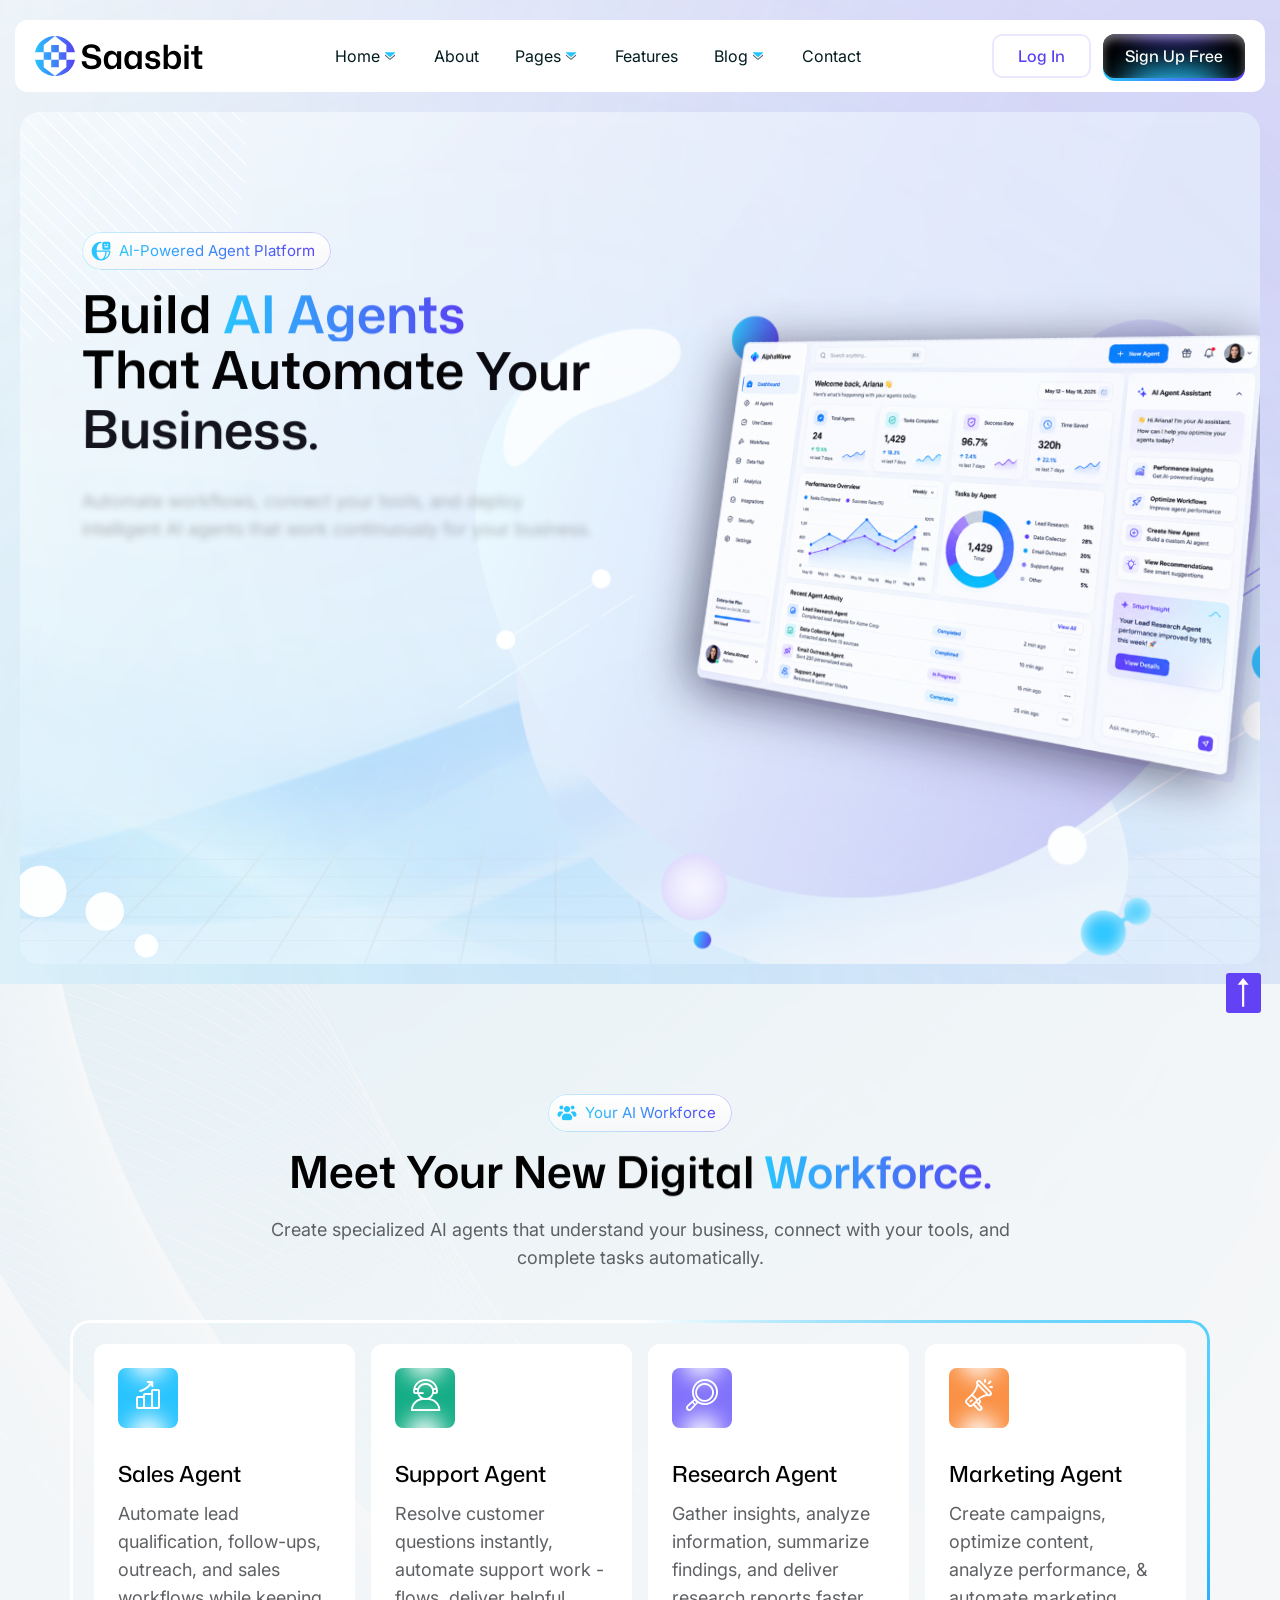
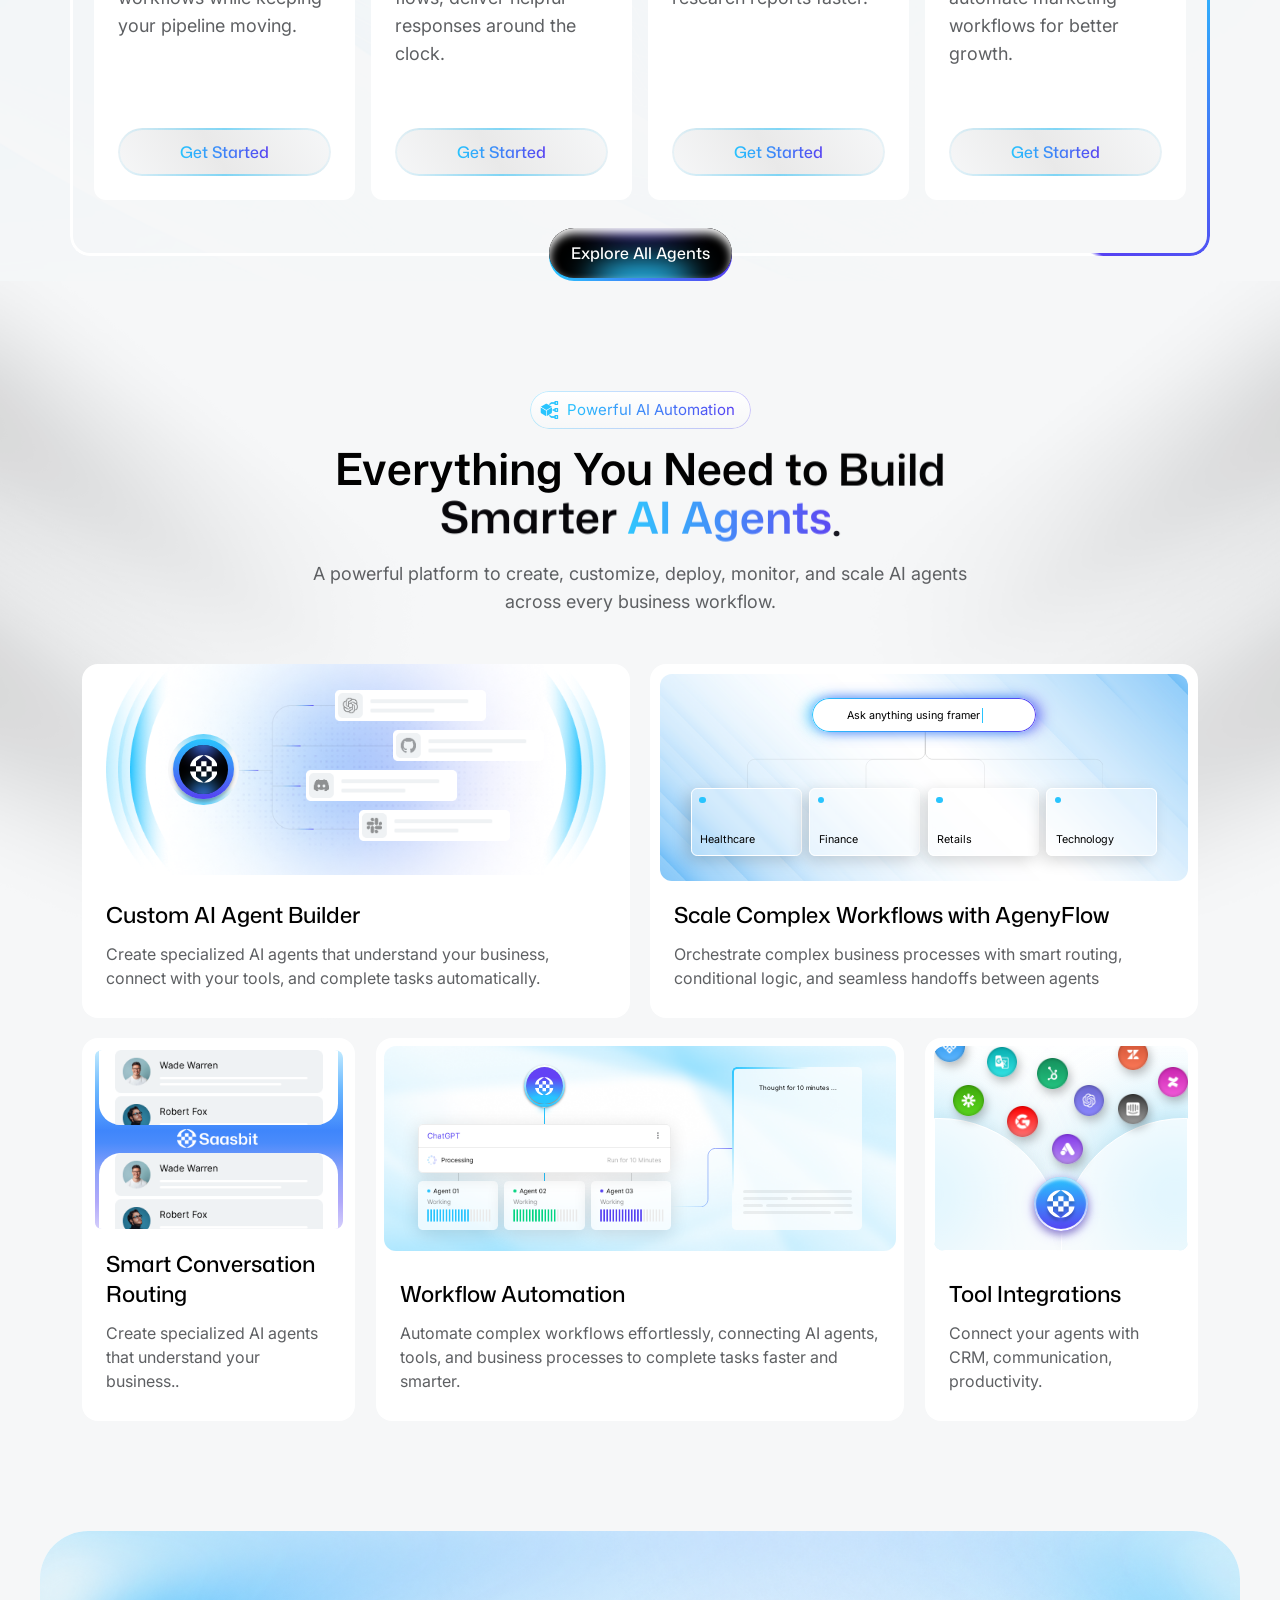
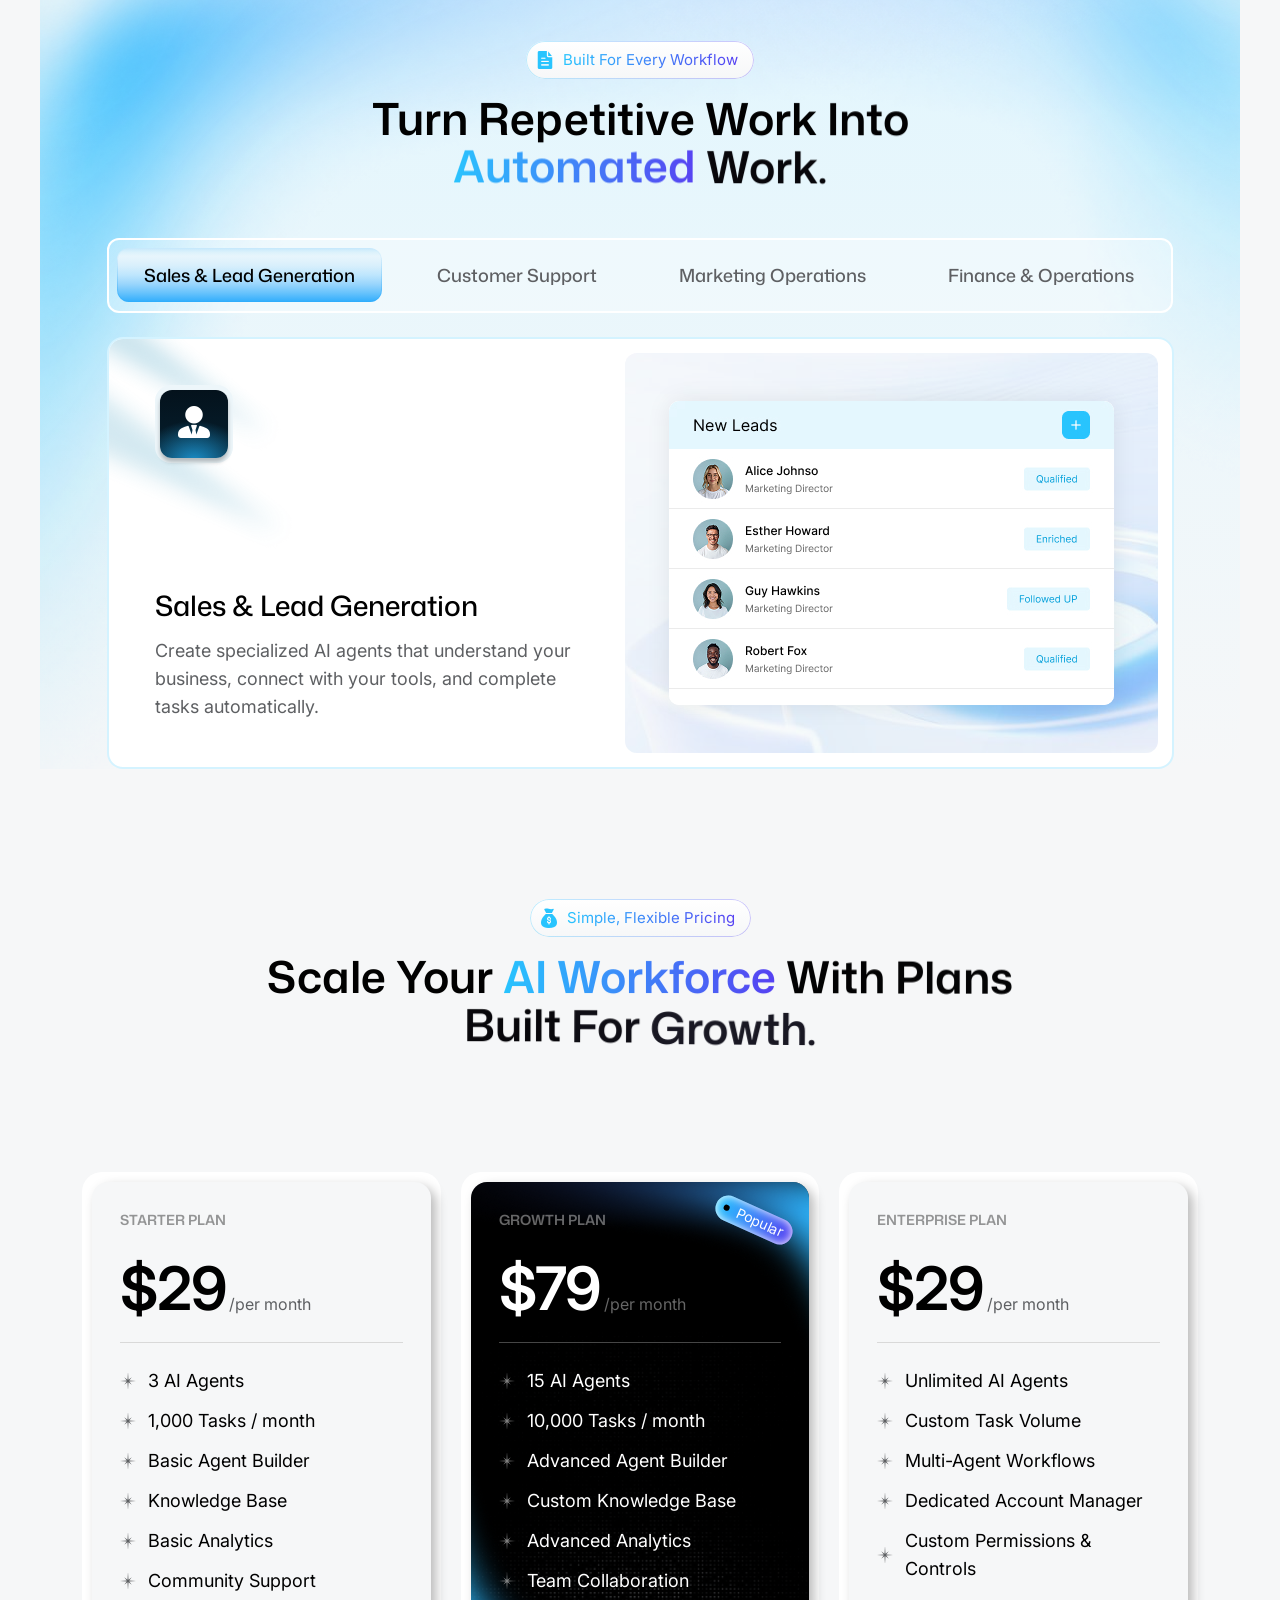
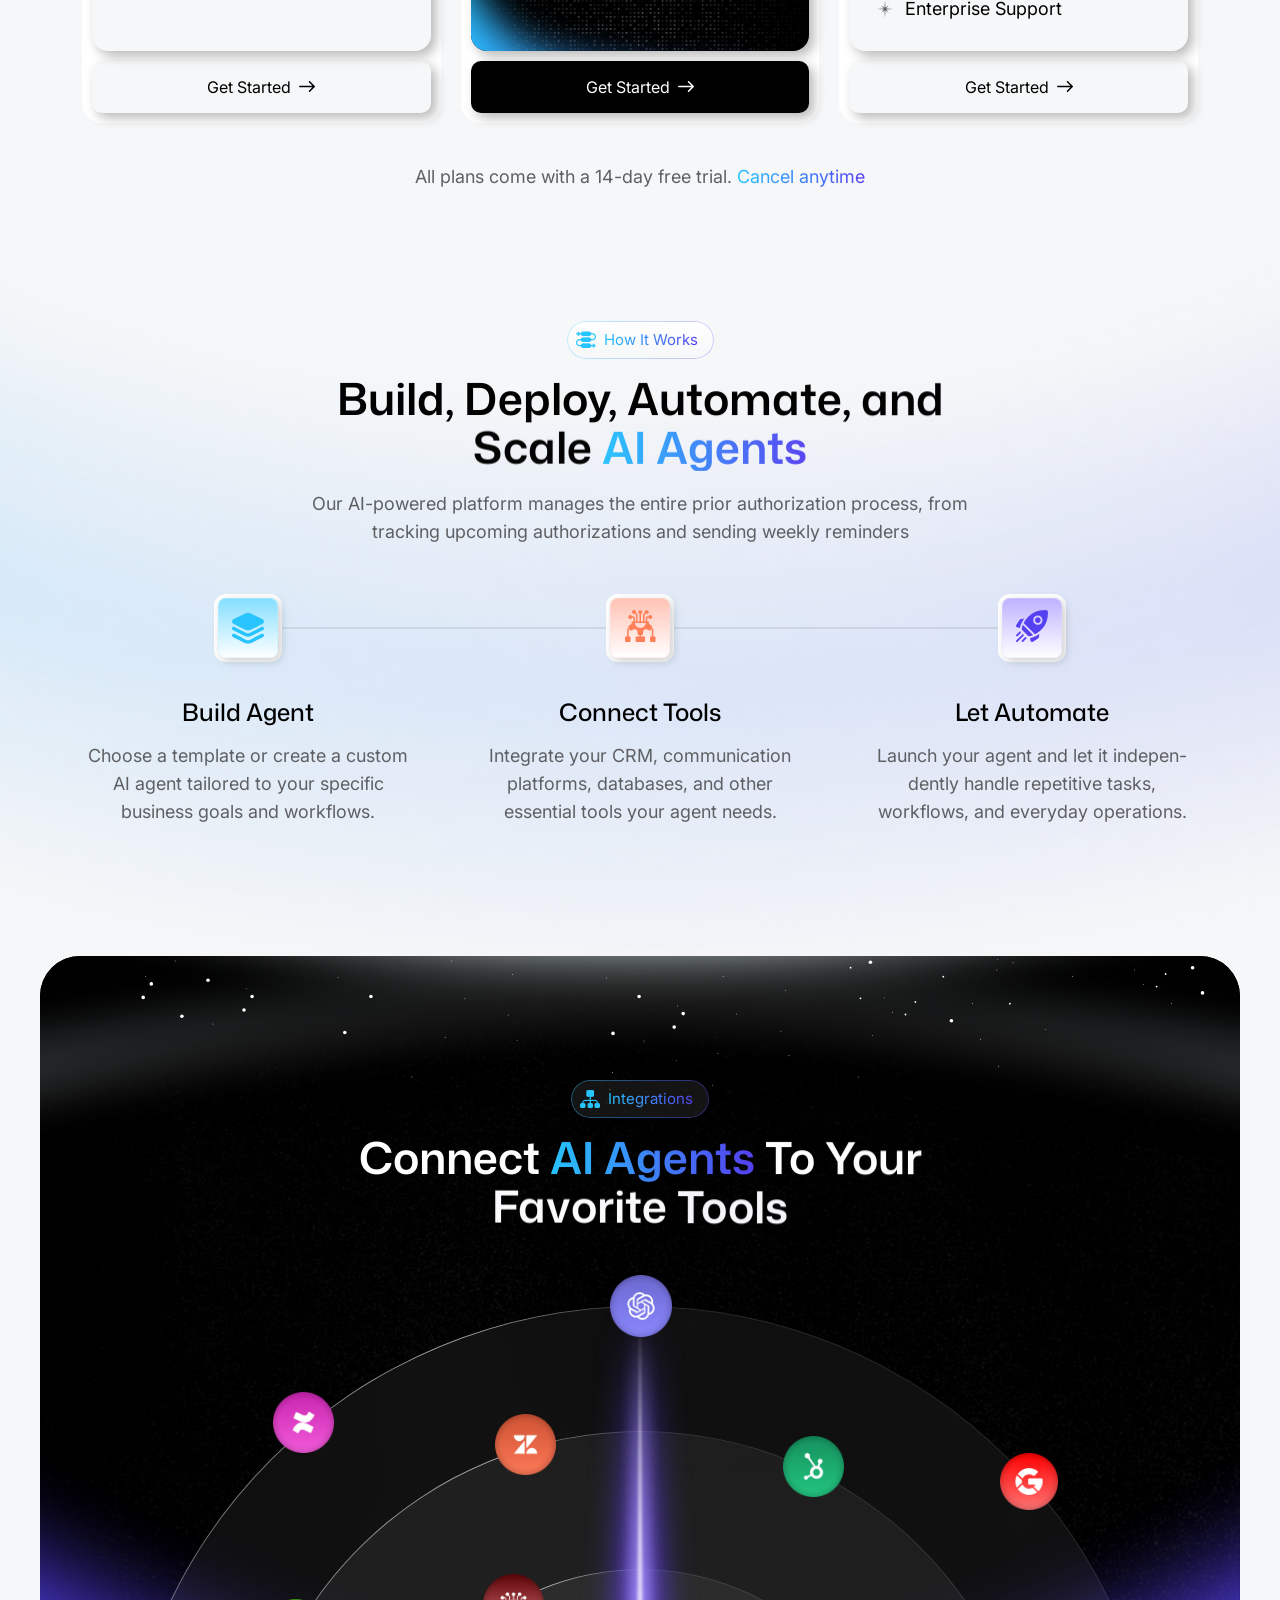
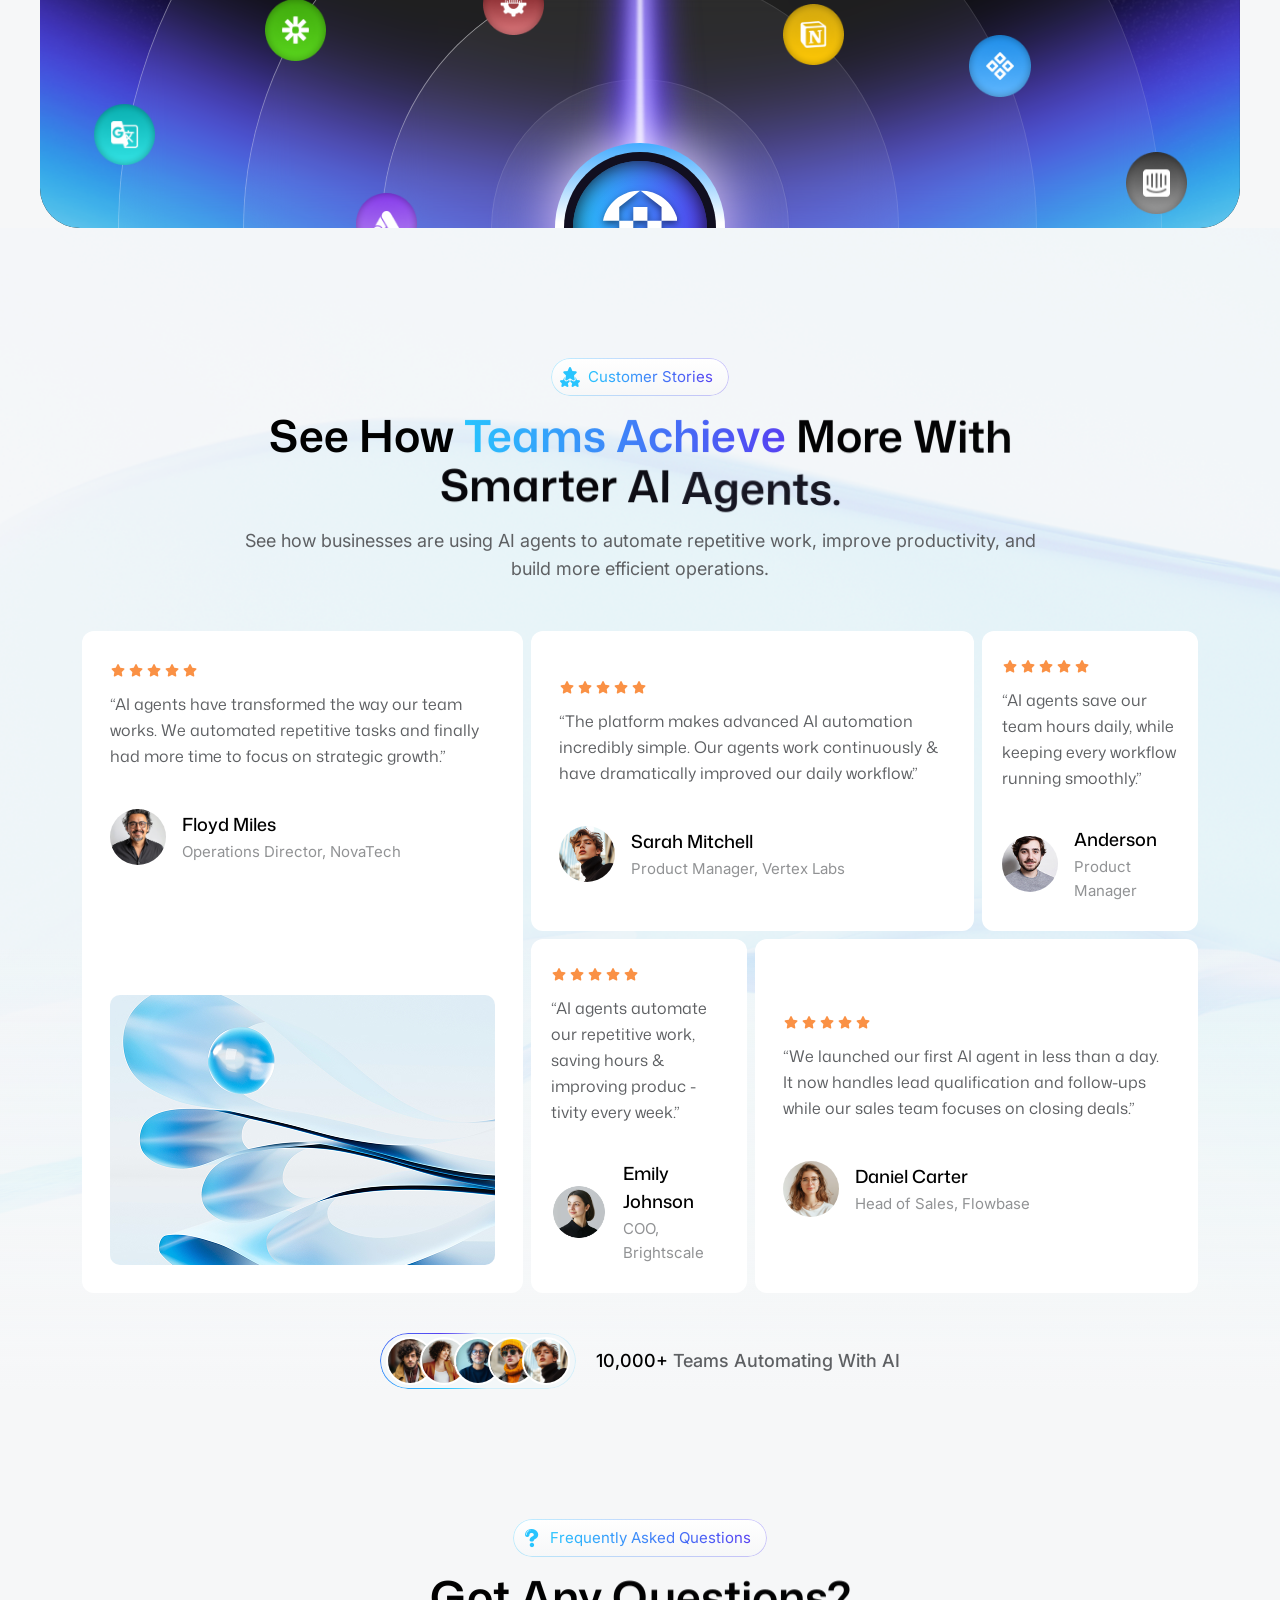
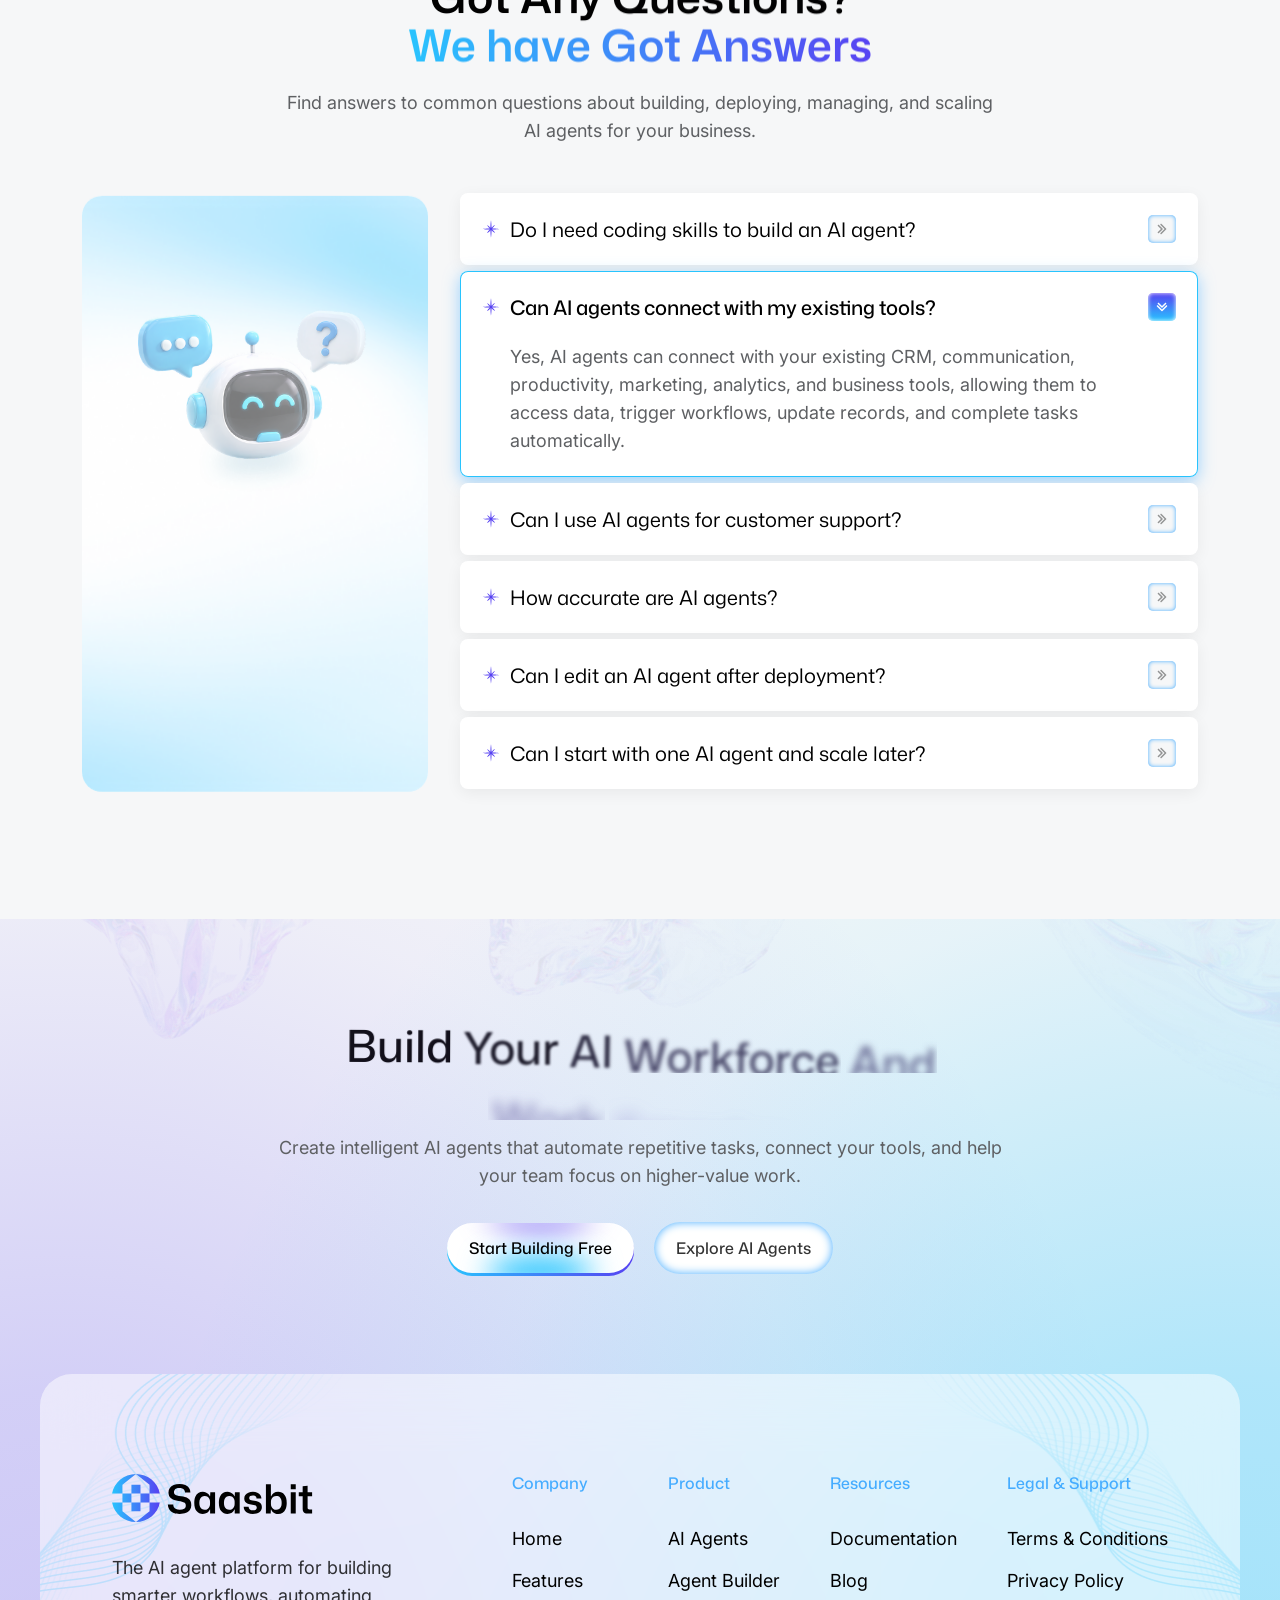
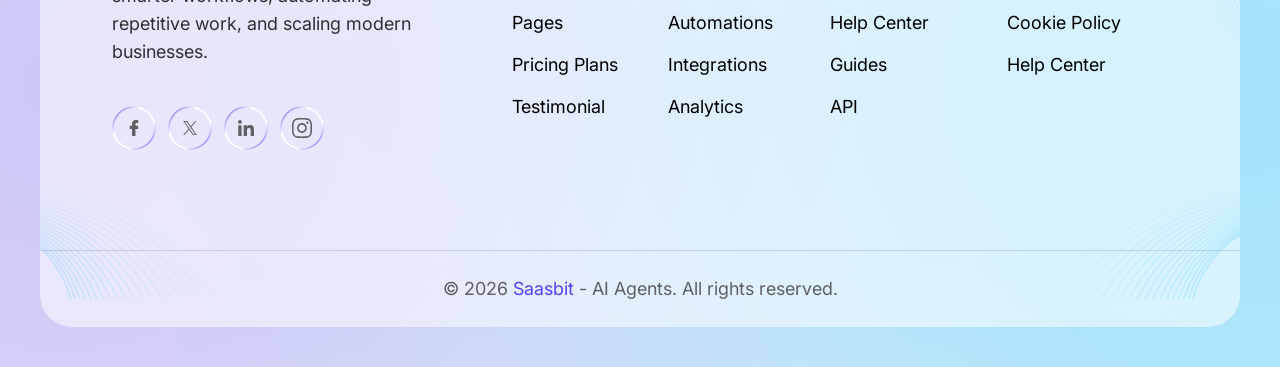
<file: index-4.html>
<!Doctype html>
<html class="no-js" lang="zxx">
    
    <head>
        <meta charset="utf-8">
        <meta http-equiv="x-ua-compatible" content="ie=edge">
        <title>Saasbit - AI Agent WordPress Theme</title>
        <meta name="description" content="">
        <meta name="viewport" content="width=device-width, initial-scale=1">
		<link rel="shortcut icon" type="image/x-icon" href="assets/img/favicon.png">
        <!-- Place favicon.ico in the root directory -->


		<!-- all-CSS-link-here -->
        <link rel="stylesheet" href="assets/css/bootstrap.min.css">
        <link rel="stylesheet" href="assets/css/swiper-bundle.min.css">
        <link rel="stylesheet" href="assets/css/all.min.css">
        <link rel="stylesheet" href="assets/css/odometer.min.css">
        <link rel="stylesheet" href="assets/css/nice-select.css">
        <link rel="stylesheet" href="assets/css/animate.css">
        <link rel="stylesheet" href="assets/css/magnific-popup.css">
        <link rel="stylesheet" href="assets/css/nice-select.css">
        <link rel="stylesheet" href="assets/css/flaticon_saasbit.css">
        <link rel="stylesheet" href="assets/css/main.css">
    </head>

    <body class="sb-home-4" >

            
        <div class="sb-home-4-wrapper ">

            <!-- start preloader -->
            <div class="sb-preloader-1 sb-preloader-4" role="status" aria-label="Loading Saasbit">
                <div class="top">
                    <div class="logo-elm js-in">
                        <img src="assets/img/logo/logo-4.svg" alt="">
                    </div>
                    <p class="label js-in">Loading experience</p>
                </div>

                <div class="middle">
                    <div class="words">
                        <span class="word">Automate<span>.</span></span>
                        <span class="word">Engage<span>.</span></span>
                        <span class="word">Convert<span>.</span></span>
                        <span class="word">Grow<span>.</span></span>
                    </div>
                </div>

                <div class="bottom">
                    <div class="counter js-in">
                        <span class="count">0</span>
                        <span class="percent">%</span>
                    </div>
                    <p class="note js-in">Smart conversations that turn every visitor into growth.</p>
                </div>

                <div class="bar"><span></span></div>

                <svg class="curve" viewBox="0 0 1440 160" preserveAspectRatio="none" aria-hidden="true">
                    <path d="M0 0H1440Q720 160 0 0Z"></path>
                </svg>
            </div>
            <!-- end preloader -->


            <!-- header-start -->
            <header class="sb-header-4-area">
                <div class="sb-header-4-container">
                    <div class="sb-header-4-wrap">

                        <!-- logo -->
                        <div class="sb-header-4-logo">
                            <a href="index-4.html">
                                <img src="assets/img/logo/logo-4.svg" alt="">
                            </a>
                        </div>

                        <!-- menu -->
                        <div class="sb-header-4-menu d-xl-block d-none">
                            <nav class="sb-main-navigation">
                                <ul id="main-nav" class="nav navbar-nav">
                            
                                    <li class="dropdown">
                                        <a href="#">
                                            Home
                                            <span class="menu-arrow" data-background="assets/img/vector/menu-4.svg"></span>
                                        </a>
                                        <ul class="dropdown-menu clearfix">
                                            <li><a href="index.html">Home O1</a></li>
                                            <li><a href="index-2.html">Home 02</a></li>
                                            <li><a href="index-3.html">Home 03</a></li>
                                            <li><a href="index-4.html">Home 04</a></li>
                                            <li><a href="index-5.html">Home 05</a></li>
                                        </ul>
                                    </li>
                            
                                    <li>
                                        <a href="#">
                                            About
                                        </a>
                                    </li>
                            
                                    <li class="dropdown">
                                        <a href="#">
                                            Pages
                                            <span class="menu-arrow" data-background="assets/img/vector/menu-4.svg"></span>
                                        </a>
                                        <ul class="dropdown-menu clearfix">
                            
                                            <li class="dropdown">
                                                <a href="team.html">Team<span class="menu-arrow" data-background="assets/img/vector/menu-4.svg"></span></a>
                                                <ul class="dropdown-menu clearfix">
                                                    <li><a href="team.html">Team One</a></li>
                                                    <li><a href="team-2.html">team two</a></li>
                                                    <li><a href="team-3.html">team three</a></li>
                                                    <li><a href="team-4.html">team four</a></li>
                                                    <li><a href="team-details.html">team details</a></li>
                                                </ul>
                                            </li>
                            
                                            <li class="dropdown">
                                                <a href="career-page.html">Career page<span class="menu-arrow" data-background="assets/img/vector/menu-4.svg"></span></a>
                                                <ul class="dropdown-menu clearfix">
                                                    <li><a href="career-page.html">Career page</a></li>
                                                    <li><a href="career-single.html">Career single</a></li>
                                                </ul>
                                            </li>
                            
                                            <li><a href="price.html">Price Page</a></li>
                                            <li><a href="choose-us.html">Choose Us</a></li>
                                            <li><a href="testimonial.html">Testimonial</a></li>
                                            <li><a href="work-process.html">Work Process</a></li>
                                            <li><a href="faqs.html">FAQs Page</a></li>
                                            <li><a href="404.html">404</a></li>
                            
                                        </ul>
                                    </li>
                            
                                    <li>
                                        <a href="#">
                                            Features
                                        </a>
                                    </li>
                            
                                    <li class="dropdown">
                                        <a href="#">
                                            Blog
                                            <span class="menu-arrow" data-background="assets/img/vector/menu-4.svg"></span>
                                        </a>
                                        <ul class="dropdown-menu clearfix">
                                            <li><a href="blog.html">Blog Grid</a></li>
                                            <li><a href="blog-details.html">Blog Details</a></li>
                                        </ul>
                                    </li>

                                    <li>
                                        <a href="#">
                                            Contact
                                        </a>
                                    </li>

                                </ul>
                            </nav>
                        </div>

                        <!-- action-link -->
                        <div class="sb-header-4-action-link">

                            <a href="#" aria-label="name" class="sb-login-btn-4">Log In</a>

                            <a href="#" aria-label="name" class="sb-signup-btn-4">
                                <span class="bg">
                                    <span class="glow glow-1"></span>
                                    <span class="glow glow-2"></span>
                                </span>
                                <span class="text">Sign Up Free</span>
                            </a>

                            <!-- offcanvas-btn -->
                            <button type="button" aria-label="name" class="sb-offcanvas-btn-1 offcanvas_toggle">
                                <i class="fa-solid fa-bars"></i>
                            </button>
                        </div>

                    </div>
                </div>
            </header>
            <!-- header-end -->

            <!-- hero-start -->
            <section class="sb-hero-4-area">
                <span class="sb-hero-4-bg-clr sb-hero-4-bg-clr-1"></span>
                <span class="sb-hero-4-bg-clr sb-hero-4-bg-clr-2"></span>

                <div class="sb-hero-4-box">

                    <!-- background -->
                    <div class="sb-hero-4-bg-img">
                        <img src="assets/img/hero/h4-bg-img.png" alt="">
                    </div>
                    <div class="sb-hero-4-bg-line-bottom">
                        <img src="assets/img/hero/h4-bg-ling-bottom.png" alt="">
                    </div>
                    <div class="sb-hero-4-bg-line">
                        <img src="assets/img/hero/h4-bg-ling.png" alt="">
                    </div>
                    <div class="sb-hero-4-bg-shape">
                        <img src="assets/img/hero/h4-bg-shape.png" alt="">
                    </div>
                    <div class="sb-hero-4-bg-dot">
                        <img src="assets/img/hero/bg-dot.png" alt="">
                    </div>

                    <div class="container sb-container-1 sb-hero-4-wrap">

                        <!-- content -->
                        <div class="sb-hero-4-content">

                            <div class="sb-subtitle-4">
                                <span class="sb-subtitle-4-icon">
                                    <svg width="20" height="20" viewBox="0 0 20 20" fill="none" xmlns="http://www.w3.org/2000/svg">
                                        <path d="M10 0.625C4.82234 0.625 0.625 4.82234 0.625 10C0.625 15.1777 4.82234 19.375 10 19.375C15.1777 19.375 19.375 15.1777 19.375 10C19.375 9.65481 19.0952 9.375 18.75 9.375H5.63809C5.72519 7.30178 6.24156 5.46263 7.00712 4.12291C7.85891 2.6323 8.94038 1.875 10 1.875C10.3452 1.875 10.625 1.59518 10.625 1.25C10.625 0.904822 10.3452 0.625 10 0.625ZM7.00712 15.8771C6.24156 14.5374 5.72519 12.6982 5.63809 10.625H14.3619C14.2748 12.6982 13.7584 14.5374 12.9929 15.8771C12.1411 17.3677 11.0596 18.125 10 18.125C8.94038 18.125 7.85891 17.3677 7.00712 15.8771ZM14.0782 16.4973C14.9651 14.9453 15.5253 12.8857 15.6129 10.625H18.1013C17.8771 13.5727 16.08 16.0807 13.5474 17.3117C13.7372 17.0566 13.9144 16.7838 14.0782 16.4973Z" fill-rule="evenodd" clip-rule="evenodd" fill="#28C4FE"/>
                                        <path d="M17.5 0.625C18.5355 0.625 19.375 1.46447 19.375 2.5V6.875C19.375 7.91053 18.5355 8.75 17.5 8.75H13.125C12.0895 8.75 11.25 7.91053 11.25 6.875V2.5C11.25 1.46447 12.0895 0.625 13.125 0.625H17.5ZM13.8802 4.45312C13.535 4.45312 13.2552 4.17331 13.2552 3.82812V3.25522C13.2552 2.91003 13.535 2.63021 13.8802 2.63021C14.2254 2.63021 14.5052 2.91003 14.5052 3.25522V3.82812C14.5052 4.17331 14.2254 4.45312 13.8802 4.45312ZM16.1198 3.82812C16.1198 4.17331 16.3996 4.45312 16.7448 4.45312C17.09 4.45312 17.3698 4.17331 17.3698 3.82812V3.25522C17.3698 2.91003 17.09 2.63021 16.7448 2.63021C16.3996 2.63021 16.1198 2.91003 16.1198 3.25522V3.82812ZM13.8802 5.20834C13.535 5.20834 13.2552 5.48816 13.2552 5.83334C13.2552 6.1785 13.535 6.45834 13.8802 6.45834H16.7448C17.09 6.45834 17.3698 6.1785 17.3698 5.83334C17.3698 5.48816 17.09 5.20834 16.7448 5.20834H13.8802Z" fill-rule="evenodd" clip-rule="evenodd" fill="#28C4FE"/>
                                    </svg>
                                </span>
                                <h5 class="sb-subtitle-4-text">AI-Powered Agent Platform</h5>
                            </div>

                            <h1 class="sb-hero-4-title sb-h-4">Build <span class="has-clr">AI Agents</span> <br> That Automate Your Business.</h1>

                            <p class="sb-hero-4-disc sb-p-4">Automate workflows, connect your tools, and deploy intelligent AI agents that work continuously for your business.</p>

                            <div class="btn-wrap">
                                <a href="#" aria-label="name" class="sb-pr-btn-4">
                                    <span class="bg">
                                        <span class="glow glow-1"></span>
                                        <span class="glow glow-2"></span>
                                    </span>
                                    <span class="text">Start Building Free</span>
                                </a>
                                <a href="#" aria-label="name" class="sb-sd-btn-4">Explore AI Agents</a>
                            </div>
                        </div>

                        <!-- dashboard -->
                        <div class="sb-hero-4-dashboard">
                            <img src="assets/img/hero/h4-dashboard.png" alt="">
                        </div>

                        <!-- marquee -->
                        <div class="sb-hero-4-marquee">
                            <p class="sb-hero-4-marquee-title">Powering Smarter Teams Worldwide</p>
                            <div class="sb-hero-4-marquee-box wa_marquee d-inline-block" data-speed="35">
                                <div class="sb-hero-4-marquee-wrap">
                                    <div class="sb-hero-4-marquee-item">
                                        <img src="assets/img/partner/p2-logo-1.png" alt="">
                                    </div>
                                    <div class="sb-hero-4-marquee-item">
                                        <img src="assets/img/partner/p2-logo-2.png" alt="">
                                    </div>
                                    <div class="sb-hero-4-marquee-item">
                                        <img src="assets/img/partner/p2-logo-3.png" alt="">
                                    </div>
                                    <div class="sb-hero-4-marquee-item">
                                        <img src="assets/img/partner/p2-logo-4.png" alt="">
                                    </div>
                                    <div class="sb-hero-4-marquee-item">
                                        <img src="assets/img/partner/p2-logo-5.png" alt="">
                                    </div>
                                    <div class="sb-hero-4-marquee-item">
                                        <img src="assets/img/partner/p2-logo-6.png" alt="">
                                    </div>
                                    <div class="sb-hero-4-marquee-item">
                                        <img src="assets/img/partner/p2-logo-7.png" alt="">
                                    </div>
                                    <div class="sb-hero-4-marquee-item">
                                        <img src="assets/img/partner/p2-logo-8.png" alt="">
                                    </div>
                                </div>
                            </div>
                        </div>

                    </div>
                </div>
            </section>
            <!-- hero-end -->

            <!-- core-features-start -->
            <section class="sb-core-features-4-area">
                <div class="sb-core-features-4-bg">
                    <img src="assets/img/core-features/f4-sec-bg.png" alt="">
                </div>

                <div class="container sb-container-1">

                    <!-- section-title -->
                    <div class="sb-core-features-4-sec-title text-center">
                        <div class="sb-subtitle-4">
                            <span class="sb-subtitle-4-icon"><i class="flaticon-team flaticon"></i></span>
                            <h5 class="sb-subtitle-4-text">Your AI Workforce</h5>
                        </div>
                        <h2 class="sb-sec-title-4 wa_title_ani_4">Meet Your New Digital <span class="has-gd-clr">Workforce.</span></h2>
                        <p class="sb-p-4 sec-disc wow fadeInUp2">Create specialized AI agents that understand your business, connect with your tools, and complete tasks automatically.</p>
                    </div>

                    <div class="sb-core-features-4-wrap">
                        <div class="sb-core-features-4-grid">

                            <!-- card-01 -->
                            <div class="sb-core-features-4-card wow fadeInUp2" data-wow-delay=".1s">
                                <span class="sb-core-features-4-card-icon is-blue"><i class="flaticon-sales flaticon"></i></span>
                                <div class="sb-core-features-4-card-content">
                                    <h3 class="sb-h-4 title">Sales Agent</h3>
                                    <p class="sb-p-4 disc">Automate lead qualification, follow-ups, outreach, and sales workflows while keeping your pipeline moving.</p>
                                </div>
                                <a href="#" aria-label="name" class="sb-card-btn-4"><span class="text">Get Started</span></a>
                            </div>

                            <!-- card-02 -->
                            <div class="sb-core-features-4-card wow fadeInUp2" data-wow-delay=".2s">
                                <span class="sb-core-features-4-card-icon is-green"><i class="flaticon-customer-service-1 flaticon"></i></span>
                                <div class="sb-core-features-4-card-content">
                                    <h3 class="sb-h-4 title">Support Agent</h3>
                                    <p class="sb-p-4 disc">Resolve customer questions instantly, automate support work -flows, deliver helpful responses around the clock.</p>
                                </div>
                                <a href="#" aria-label="name" class="sb-card-btn-4"><span class="text">Get Started</span></a>
                            </div>

                            <!-- card-03 -->
                            <div class="sb-core-features-4-card wow fadeInUp2" data-wow-delay=".3s">
                                <span class="sb-core-features-4-card-icon is-purple"><i class="flaticon-research flaticon"></i></span>
                                <div class="sb-core-features-4-card-content">
                                    <h3 class="sb-h-4 title">Research Agent</h3>
                                    <p class="sb-p-4 disc">Gather insights, analyze information, summarize findings, and deliver research reports faster.</p>
                                </div>
                                <a href="#" aria-label="name" class="sb-card-btn-4"><span class="text">Get Started</span></a>
                            </div>

                            <!-- card-04 -->
                            <div class="sb-core-features-4-card wow fadeInUp2" data-wow-delay=".4s">
                                <span class="sb-core-features-4-card-icon is-orange"><i class="flaticon-megaphone-1 flaticon"></i></span>
                                <div class="sb-core-features-4-card-content">
                                    <h3 class="sb-h-4 title">Marketing Agent</h3>
                                    <p class="sb-p-4 disc">Create campaigns, optimize content, analyze performance, &amp; automate marketing workflows for better growth.</p>
                                </div>
                                <a href="#" aria-label="name" class="sb-card-btn-4"><span class="text">Get Started</span></a>
                            </div>

                        </div>
                    </div>

                    <!-- button -->
                    <div class="sb-core-features-4-btn wow fadeInUp2">
                        <a href="#" aria-label="name" class="sb-pr-btn-4 has-dark">
                            <span class="bg">
                                <span class="glow glow-1"></span>
                                <span class="glow glow-2"></span>
                            </span>
                            <span class="text">Explore All Agents</span>
                        </a>
                    </div>

                </div>
            </section>
            <!-- core-features-end -->

            <!-- features-start -->
            <section class="sb-features-4-area pt-130 pb-130">

                <!-- logo mark, drawn once and reused by the orbs -->
                <svg class="sb-features-4-symbols" width="0" height="0" aria-hidden="true" focusable="false">
                    <symbol id="sb-f4-mark" viewBox="0 0 36 36">
                        <path fill-rule="evenodd" clip-rule="evenodd" fill="#fff" d="M7.83462 21.3181H14.5918H21.4082H28.2247V28.0125L17.998 36L7.83258 28.0125V21.3181H7.83462ZM14.5918 21.3181V14.6237H21.4082V21.3181V28.0125H14.5918V21.3181ZM28.2247 21.3181V14.6237H35.998C34.4441 6.28479 26.9693 0 18 0L28.2267 7.98751V14.6237H21.4103V7.98751H14.5918V14.6237H7.83462V7.98751L18 0C9.03067 0 1.61518 6.28479 0 14.6237H7.83462V21.3181H0C1.61518 29.657 9.03067 36 18 36C26.9693 36 34.4441 29.657 36 21.3181H28.2247Z"/>
                    </symbol>
                </svg>

                <div class="sb-features-4-bg-glow is-left">
                    <img src="assets/img/features/f4-bg-color-glow-1.png" alt="">
                </div>
                <div class="sb-features-4-bg-glow is-right">
                    <img src="assets/img/features/f4-bg-color-glow-2.png" alt="">
                </div>

                <div class="container sb-container-1">

                    <!-- section-title -->
                    <div class="sb-features-4-sec-title text-center">
                        <div class="sb-subtitle-4">
                            <span class="sb-subtitle-4-icon"><i class="flaticon-feature-1 flaticon"></i></span>
                            <h5 class="sb-subtitle-4-text">Powerful AI Automation</h5>
                        </div>
                        <h2 class="sb-sec-title-4 wa_title_ani_4">Everything You Need to Build <br> Smarter <span class="has-gd-clr">AI Agents</span>.</h2>
                        <p class="sb-p-4 sec-disc wow fadeInUp2">A powerful platform to create, customize, deploy, monitor, and scale AI agents across every business workflow.</p>
                    </div>

                    <div class="sb-features-4-wrap">

                        <div class="sb-features-4-row is-two">

                            <!-- card-01 -->
                            <div class="sb-features-4-card card-1 wow fadeInUp2" data-wow-delay=".1s">
                                <div class="sb-features-4-panel">
                                    <div class="sb-features-4-stage stage-1">
                                        <img class="bg-clr" src="assets/img/features/f4-c1-bg-clr.png" alt="">
                                        <div class="arcs is-left">
                                            <img src="assets/img/features/f4-c1-left-clr-1.png" alt="">
                                            <img src="assets/img/features/f4-c1-left-clr-2.png" alt="">
                                            <img src="assets/img/features/f4-c1-left-clr-3.png" alt="">
                                        </div>
                                        <div class="arcs is-right">
                                            <img src="assets/img/features/f4-c1-right-clr-1.png" alt="">
                                            <img src="assets/img/features/f4-c1-right-clr-2.png" alt="">
                                            <img src="assets/img/features/f4-c1-right-clr-3.png" alt="">
                                        </div>
                                        <img class="line-img" src="assets/img/features/f4-c1-line-img.png" alt="">
                                        <div class="orb">
                                            <span class="orb-core">
                                                <svg class="logo-mark" viewBox="0 0 36 36" aria-hidden="true"><use href="#sb-f4-mark"/></svg>
                                            </span>
                                        </div>
                                        <img class="chip chip-1" src="assets/img/features/f4-c1-item-1.png" alt="">
                                        <img class="chip chip-2" src="assets/img/features/f4-c1-item-2.png" alt="">
                                        <img class="chip chip-3" src="assets/img/features/f4-c1-item-3.png" alt="">
                                        <img class="chip chip-4" src="assets/img/features/f4-c1-item-4.png" alt="">
                                    </div>
                                </div>
                                <div class="sb-features-4-card-content">
                                    <h3 class="sb-h-4 title">Custom AI Agent Builder</h3>
                                    <p class="sb-p-4 disc">Create specialized AI agents that understand your business, connect with your tools, and complete tasks automatically.</p>
                                </div>
                            </div>

                            <!-- card-02 -->
                            <div class="sb-features-4-card card-2 wow fadeInUp2" data-wow-delay=".2s">
                                <div class="sb-features-4-panel is-inset-10">
                                    <img class="sb-features-4-panel-bg" src="assets/img/features/f4-c2-bg-clr.png" alt="">
                                    <div class="sb-features-4-stage stage-2">
                                        <div class="lines">
                                            <svg width="463" height="74" viewBox="0 0 463 74" fill="none" xmlns="http://www.w3.org/2000/svg" aria-hidden="true">
                                                <path opacity="0.08" d="M231.5 0V25.4329C231.5 30.9518 235.971 35.4273 241.49 35.4329L298.51 35.49C304.029 35.4955 308.5 39.9711 308.5 45.49V73.5" stroke="black"/>
                                                <path opacity="0.08" d="M231.5 0V25.4329C231.5 30.9518 227.029 35.4273 221.51 35.4329L164.49 35.49C158.971 35.4955 154.5 39.9711 154.5 45.49V73.5" stroke="black"/>
                                                <path opacity="0.08" d="M231.5 0.5V25.5C231.5 31.0228 235.977 35.5 241.5 35.5H452.5C458.023 35.5 462.5 39.9772 462.5 45.5V73.5" stroke="black"/>
                                                <path opacity="0.08" d="M0.5 73.5V45.3771C0.5 39.8542 4.97715 35.3771 10.5 35.3771H221.5C227.023 35.3771 231.5 30.8999 231.5 25.3771V0.500359" stroke="black"/>
                                            </svg>
                                            <!-- violet dashes, they run down the four routes (the route of each one is in the scss) -->
                                            <span class="dash dash-1"></span>
                                            <span class="dash dash-2"></span>
                                            <span class="dash dash-3"></span>
                                            <span class="dash dash-4"></span>
                                        </div>
                                        <div class="prompt">
                                            <span class="prompt-orb wa-video-cover">
                                                <video src="assets/img/features/f1-c5-video.mp4" muted="" autoplay="" loop=""></video>
                                            </span>
                                            <span class="prompt-text">Ask anything using framer</span>
                                            <span class="prompt-caret"></span>
                                        </div>
                                        <div class="tiles">
                                            <div class="tile"><span class="dot"></span>Healthcare</div>
                                            <div class="tile"><span class="dot"></span>Finance</div>
                                            <div class="tile"><span class="dot"></span>Retails</div>
                                            <div class="tile"><span class="dot"></span>Technology</div>
                                        </div>
                                    </div>
                                </div>
                                <div class="sb-features-4-card-content">
                                    <h3 class="sb-h-4 title">Scale Complex Workflows with AgenyFlow</h3>
                                    <p class="sb-p-4 disc">Orchestrate complex business processes with smart routing, conditional logic, and seamless handoffs between agents</p>
                                </div>
                            </div>

                        </div>

                        <div class="sb-features-4-row is-three">

                            <!-- card-03 -->
                            <div class="sb-features-4-card card-3 wow fadeInUp2" data-wow-delay=".1s">
                                <div class="sb-features-4-panel is-inset-12">
                                    <div class="sb-features-4-stage is-small stage-3">
                                        <div class="win win-top">
                                            <div class="list is-down">
                                                <img src="assets/img/features/f4-c3-item-1.png" alt="">
                                                <img src="assets/img/features/f4-c3-item-1.png" alt="">
                                            </div>
                                        </div>
                                        <div class="logo">
                                            <img src="assets/img/features/f4-c3-logo.png" alt="">
                                        </div>
                                        <div class="win win-bottom">
                                            <div class="list is-up">
                                                <img src="assets/img/features/f4-c3-item-1.png" alt="">
                                                <img src="assets/img/features/f4-c3-item-1.png" alt="">
                                            </div>
                                        </div>
                                    </div>
                                </div>
                                <div class="sb-features-4-card-content">
                                    <h3 class="sb-h-4 title">Smart Conversation Routing</h3>
                                    <p class="sb-p-4 disc">Create specialized AI agents that understand your business..</p>
                                </div>
                            </div>

                            <!-- card-04 -->
                            <div class="sb-features-4-card card-4 wow fadeInUp2" data-wow-delay=".2s">
                                <div class="sb-features-4-panel is-inset-8 is-sky">
                                    <img class="sb-features-4-panel-bg" src="assets/img/features/f4-c4-bg-clr.png" alt="">
                                    <div class="sb-features-4-stage stage-4">
                                        <div class="flow">
                                            <span class="v-line"></span>
                                            <span class="tick tick-1"></span>
                                            <span class="tick tick-2"></span>
                                            <span class="mini-orb">
                                                <svg class="logo-mark" viewBox="0 0 36 36" aria-hidden="true"><use href="#sb-f4-mark"/></svg>
                                            </span>
                                            <img class="chat" src="assets/img/features/f4-c4-card-1.png" alt="">
                                            <div class="agents">
                                                <img src="assets/img/features/f4-c4-card-2.png" alt="">
                                                <img src="assets/img/features/f4-c4-card-3.png" alt="">
                                                <img src="assets/img/features/f4-c4-card-4.png" alt="">
                                            </div>
                                            <svg class="link" width="81" height="77" viewBox="0 0 81 77" fill="none" xmlns="http://www.w3.org/2000/svg" aria-hidden="true">
                                                <path d="M0 76.5H38C43.5229 76.5 48 72.0229 48 66.5V10.5C48 4.97715 52.4772 0.5 58 0.5H80.5" stroke="url(#sb-f4-link)"/>
                                                <defs>
                                                    <linearGradient id="sb-f4-link" x1="0" y1="38.5" x2="80.5" y2="38.5" gradientUnits="userSpaceOnUse">
                                                        <stop stop-color="#28C4FE" stop-opacity="0"/>
                                                        <stop offset="1" stop-color="#5641F2"/>
                                                    </linearGradient>
                                                </defs>
                                            </svg>
                                            <div class="doc">
                                                <span class="doc-title">Thought for 10 minutes ...</span>
                                                <div class="doc-bars">
                                                    <span class="bar-row"><i></i></span>
                                                    <span class="bar-row"><i></i><i></i></span>
                                                    <span class="bar-row"><i></i><i></i></span>
                                                    <span class="bar-row"><i></i><i></i></span>
                                                </div>
                                            </div>
                                        </div>
                                    </div>
                                </div>
                                <div class="sb-features-4-card-content">
                                    <h3 class="sb-h-4 title">Workflow Automation</h3>
                                    <p class="sb-p-4 disc">Automate complex workflows effortlessly, connecting AI agents, tools, and business processes to complete tasks faster and smarter.</p>
                                </div>
                            </div>

                            <!-- card-05 -->
                            <div class="sb-features-4-card card-5 wow fadeInUp2" data-wow-delay=".3s">
                                <div class="sb-features-4-panel is-inset-8">
                                    <div class="sb-features-4-stage is-small stage-5">
                                        <span class="blob blob-l"></span>
                                        <span class="blob blob-r"></span>
                                        <span class="arch arch-l"></span>
                                        <span class="arch arch-r"></span>
                                        <span class="main-log">
                                            <svg class="logo-mark" viewBox="0 0 36 36" aria-hidden="true"><use href="#sb-f4-mark"/></svg>
                                        </span>
                                        <div class="logos">
                                            <span class="orb-logo"><img src="assets/img/integration/i1-logo-4.png" alt=""></span>
                                            <span class="orb-logo"><img src="assets/img/integration/i1-logo-7.png" alt=""></span>
                                            <span class="orb-logo"><img src="assets/img/integration/i1-logo-10.png" alt=""></span>
                                            <span class="orb-logo"><img src="assets/img/integration/i1-logo-2.png" alt=""></span>
                                            <span class="orb-logo"><img src="assets/img/integration/i1-logo-5.png" alt=""></span>
                                            <span class="orb-logo"><img src="assets/img/integration/i1-logo-8.png" alt=""></span>
                                            <span class="orb-logo"><img src="assets/img/integration/i1-logo-12.png" alt=""></span>
                                            <span class="orb-logo"><img src="assets/img/integration/i1-logo-1.png" alt=""></span>
                                            <span class="orb-logo"><img src="assets/img/integration/i1-logo-11.png" alt=""></span>
                                            <span class="orb-logo"><img src="assets/img/integration/i1-logo-9.png" alt=""></span>
                                        </div>
                                        <span class="fade"></span>
                                    </div>
                                </div>
                                <div class="sb-features-4-card-content">
                                    <h3 class="sb-h-4 title">Tool Integrations</h3>
                                    <p class="sb-p-4 disc">Connect your agents with CRM, communication, productivity.</p>
                                </div>
                            </div>

                        </div>

                    </div>
                </div>
            </section>
            <!-- features-end -->

            <!-- use-case-start -->
            <section class="sb-use-case-4-area">
                <div class="sb-use-case-4-bg-shape is-left">
                    <img src="assets/img/use-case/s4-bg-shape-1.png" alt="">
                </div>
                <div class="sb-use-case-4-bg-shape is-right">
                    <img src="assets/img/use-case/s4-bg-shape-2.png" alt="">
                </div>

                <div class="container sb-container-1">

                    <!-- section-title -->
                    <div class="sb-use-case-4-sec-title text-center">
                        <div class="sb-subtitle-4">
                            <span class="sb-subtitle-4-icon"><i class="flaticon-file flaticon"></i></span>
                            <h5 class="sb-subtitle-4-text">Built For Every Workflow</h5>
                        </div>
                        <h2 class="sb-sec-title-4 wa_title_ani_4">Turn Repetitive Work Into <br> <span class="has-gd-clr">Automated</span> Work.</h2>
                    </div>

                    <!-- tabs -->
                    <div class="sb-use-case-4-tabs" role="tablist">
                        <button type="button" class="sb-use-case-4-tab active" id="sb-uc-tab-1" data-bs-toggle="pill" data-bs-target="#sb-uc-pane-1" role="tab" aria-controls="sb-uc-pane-1" aria-selected="true">Sales &amp; Lead Generation</button>
                        <button type="button" class="sb-use-case-4-tab" id="sb-uc-tab-2" data-bs-toggle="pill" data-bs-target="#sb-uc-pane-2" role="tab" aria-controls="sb-uc-pane-2" aria-selected="false">Customer Support</button>
                        <button type="button" class="sb-use-case-4-tab" id="sb-uc-tab-3" data-bs-toggle="pill" data-bs-target="#sb-uc-pane-3" role="tab" aria-controls="sb-uc-pane-3" aria-selected="false">Marketing Operations</button>
                        <button type="button" class="sb-use-case-4-tab" id="sb-uc-tab-4" data-bs-toggle="pill" data-bs-target="#sb-uc-pane-4" role="tab" aria-controls="sb-uc-pane-4" aria-selected="false">Finance &amp; Operations</button>
                    </div>

                    <!-- tab-content -->
                    <div class="tab-content sb-use-case-4-content">

                        <!-- pane-01 -->
                        <div class="tab-pane fade show active" id="sb-uc-pane-1" role="tabpanel" aria-labelledby="sb-uc-tab-1" tabindex="0">
                            <div class="sb-use-case-4-pane">
                                <img class="sb-use-case-4-pane-streak" src="assets/img/use-case/s4-card-bg.png" alt="">
                                <div class="sb-use-case-4-pane-left">
                                    <span class="sb-use-case-4-icon"><span class="inner"><i class="flaticon-businessman flaticon"></i></span></span>
                                    <div class="sb-use-case-4-pane-content">
                                        <h3 class="sb-h-4 title">Sales &amp; Lead Generation</h3>
                                        <p class="sb-p-4 disc">Create specialized AI agents that understand your business, connect with your tools, and complete tasks automatically.</p>
                                    </div>
                                </div>
                                <div class="sb-use-case-4-visual">
                                    <img class="visual-bg" src="assets/img/use-case/s4-card-bg-img.png" alt="">
                                    <div class="sb-use-case-4-leads">
                                        <img src="assets/img/use-case/s4-card-img-1.png" alt="">
                                    </div>
                                </div>
                            </div>
                        </div>

                        <!-- pane-02 -->
                        <div class="tab-pane fade" id="sb-uc-pane-2" role="tabpanel" aria-labelledby="sb-uc-tab-2" tabindex="0">
                            <div class="sb-use-case-4-pane">
                                <img class="sb-use-case-4-pane-streak" src="assets/img/use-case/s4-card-bg.png" alt="">
                                <div class="sb-use-case-4-pane-left">
                                    <span class="sb-use-case-4-icon"><span class="inner"><i class="flaticon-conversation flaticon"></i></span></span>
                                    <div class="sb-use-case-4-pane-content">
                                        <h3 class="sb-h-4 title">Customer Support</h3>
                                        <p class="sb-p-4 disc">Create specialized AI agents that understand your business, connect with your tools, and complete tasks automatically.</p>
                                    </div>
                                </div>
                                <div class="sb-use-case-4-visual">
                                    <img class="visual-bg" src="assets/img/use-case/s4-card-bg-img.png" alt="">
                                    <div class="sb-use-case-4-leads">
                                        <img src="assets/img/use-case/s4-card-img-2.png" alt="">
                                    </div>
                                </div>
                            </div>
                        </div>

                        <!-- pane-03 -->
                        <div class="tab-pane fade" id="sb-uc-pane-3" role="tabpanel" aria-labelledby="sb-uc-tab-3" tabindex="0">
                            <div class="sb-use-case-4-pane">
                                <img class="sb-use-case-4-pane-streak" src="assets/img/use-case/s4-card-bg.png" alt="">
                                <div class="sb-use-case-4-pane-left">
                                    <span class="sb-use-case-4-icon"><span class="inner"><i class="flaticon-megaphone-2 flaticon"></i></span></span>
                                    <div class="sb-use-case-4-pane-content">
                                        <h3 class="sb-h-4 title">Marketing Operations</h3>
                                        <p class="sb-p-4 disc">Create specialized AI agents that understand your business, connect with your tools, and complete tasks automatically.</p>
                                    </div>
                                </div>
                                <div class="sb-use-case-4-visual">
                                    <img class="visual-bg" src="assets/img/use-case/s4-card-bg-img.png" alt="">
                                    <div class="sb-use-case-4-leads">
                                        <img src="assets/img/use-case/s4-card-img-3.png" alt="">
                                    </div>
                                </div>
                            </div>
                        </div>

                        <!-- pane-04 -->
                        <div class="tab-pane fade" id="sb-uc-pane-4" role="tabpanel" aria-labelledby="sb-uc-tab-4" tabindex="0">
                            <div class="sb-use-case-4-pane">
                                <img class="sb-use-case-4-pane-streak" src="assets/img/use-case/s4-card-bg.png" alt="">
                                <div class="sb-use-case-4-pane-left">
                                    <span class="sb-use-case-4-icon"><span class="inner"><i class="flaticon-budgeting flaticon"></i></span></span>
                                    <div class="sb-use-case-4-pane-content">
                                        <h3 class="sb-h-4 title">Finance &amp; Operations</h3>
                                        <p class="sb-p-4 disc">Create specialized AI agents that understand your business, connect with your tools, and complete tasks automatically.</p>
                                    </div>
                                </div>
                                <div class="sb-use-case-4-visual">
                                    <img class="visual-bg" src="assets/img/use-case/s4-card-bg-img.png" alt="">
                                    <div class="sb-use-case-4-leads">
                                        <img src="assets/img/use-case/s4-card-img-4.png" alt="">
                                    </div>
                                </div>
                            </div>
                        </div>

                    </div>
                </div>
            </section>
            <!-- use-case-end -->

            <!-- price-start -->
            <section class="sb-price-4-area pt-130">
                <div class="container sb-container-1">

                    <!-- section-title -->
                    <div class="sb-price-4-sec-title text-center">
                        <div class="sb-subtitle-4">
                            <span class="sb-subtitle-4-icon"><i class="flaticon-money-bag flaticon"></i></span>
                            <h5 class="sb-subtitle-4-text">Simple, Flexible Pricing</h5>
                        </div>
                        <h2 class="sb-sec-title-4 wa_title_ani_4">Scale Your <span class="has-gd-clr">AI Workforce</span> With Plans <br> Built For Growth.</h2>
                        <p class="sb-p-4 sec-disc wow fadeInUp2">Choose flexible plans designed to help teams automate workflows, deploy smarter agents, and scale AI operations effortlessly.</p>
                    </div>

                    <div class="sb-price-4-wrap">

                        <!-- card-01 -->
                        <div class="sb-price-4-card wow fadeInUp2" data-wow-delay=".1s">
                            <div class="sb-price-4-card-panel">
                                <div class="sb-price-4-card-top">
                                    <h4 class="plan">Starter Plan</h4>
                                    <h3 class="price"><span class="amount">$29</span><span class="duration">/per month</span></h3>
                                </div>
                                <ul class="wa-ul sb-price-4-card-list">
                                    <li>3 AI Agents</li>
                                    <li>1,000 Tasks / month</li>
                                    <li>Basic Agent Builder</li>
                                    <li>Knowledge Base</li>
                                    <li>Basic Analytics</li>
                                    <li>Community Support</li>
                                </ul>
                            </div>
                            <a href="#" aria-label="name" class="sb-price-4-card-btn">Get Started</a>
                        </div>

                        <!-- card-02 -->
                        <div class="sb-price-4-card is-active wow fadeInUp2" data-wow-delay=".2s">
                            <div class="sb-price-4-card-panel">
                                <img class="noise" src="assets/img/price/p1-card-bg-noise.png" alt="">
                                <img class="glow glow-1" src="assets/img/price/p4-card-bg-1.png" alt="">
                                <img class="glow glow-2" src="assets/img/price/p4-card-bg-2.png" alt="">
                                <span class="popular"><span class="dot"></span>Popular</span>
                                <div class="sb-price-4-card-top">
                                    <h4 class="plan">Growth Plan</h4>
                                    <h3 class="price"><span class="amount">$79</span><span class="duration">/per month</span></h3>
                                </div>
                                <ul class="wa-ul sb-price-4-card-list">
                                    <li>15 AI Agents</li>
                                    <li>10,000 Tasks / month</li>
                                    <li>Advanced Agent Builder</li>
                                    <li>Custom Knowledge Base</li>
                                    <li>Advanced Analytics</li>
                                    <li>Team Collaboration</li>
                                </ul>
                            </div>
                            <a href="#" aria-label="name" class="sb-price-4-card-btn">Get Started</a>
                        </div>

                        <!-- card-03 -->
                        <div class="sb-price-4-card wow fadeInUp2" data-wow-delay=".3s">
                            <div class="sb-price-4-card-panel">
                                <div class="sb-price-4-card-top">
                                    <h4 class="plan">Enterprise Plan</h4>
                                    <h3 class="price"><span class="amount">$29</span><span class="duration">/per month</span></h3>
                                </div>
                                <ul class="wa-ul sb-price-4-card-list">
                                    <li>Unlimited AI Agents</li>
                                    <li>Custom Task Volume</li>
                                    <li>Multi-Agent Workflows</li>
                                    <li>Dedicated Account Manager</li>
                                    <li>Custom Permissions &amp; Controls</li>
                                    <li>Enterprise Support</li>
                                </ul>
                            </div>
                            <a href="#" aria-label="name" class="sb-price-4-card-btn">Get Started</a>
                        </div>

                    </div>

                    <p class="sb-p-4 sb-price-4-note wow fadeInUp2">All plans come with a 14-day free trial. <span class="has-gd-clr">Cancel anytime</span></p>

                </div>
            </section>
            <!-- price-end -->

            <!-- step-start -->
            <section class="sb-step-4-area pt-130 pb-130">
                <div class="sb-step-4-bg">
                    <img src="assets/img/step/s4-bg-clr.png" alt="">
                </div>

                <div class="container sb-container-1">

                    <!-- section-title -->
                    <div class="sb-step-4-sec-title text-center">
                        <div class="sb-subtitle-4">
                            <span class="sb-subtitle-4-icon"><i class="flaticon-process-1 flaticon"></i></span>
                            <h5 class="sb-subtitle-4-text">How It Works</h5>
                        </div>
                        <h2 class="sb-sec-title-4 wa_title_ani_4">Build, Deploy, Automate, and <br> Scale <span class="has-gd-clr">AI Agents</span></h2>
                        <p class="sb-p-4 sec-disc wow fadeInUp2">Our AI-powered platform manages the entire prior authorization process, from tracking upcoming authorizations and sending weekly reminders</p>
                    </div>

                    <div class="sb-step-4-wrap">

                        <!-- step-01 -->
                        <div class="sb-step-4-item wow fadeInUp2" data-wow-delay=".1s">
                            <span class="sb-step-4-icon is-blue">
                                <span class="inner">
                                    <svg width="32" height="32" viewBox="0 0 32 32" fill="none" xmlns="http://www.w3.org/2000/svg" aria-hidden="true">
                                        <path d="M1.38342 11.7038C-0.389522 10.8023 -0.389525 8.26964 1.38341 7.36814L13.0992 1.41095C14.922 0.48411 17.078 0.484109 18.9008 1.41095L30.6165 7.36814C32.3895 8.26964 32.3895 10.8023 30.6165 11.7038L18.9008 17.661C17.078 18.5878 14.922 18.5878 13.0992 17.661L1.38342 11.7038Z" fill="#28C4FE"/>
                                        <path d="M0.123885 15.7278C0.556747 14.8773 1.59715 14.5387 2.44768 14.9716L13.8809 20.7902C15.2123 21.4678 16.7876 21.4678 18.119 20.7902L29.5522 14.9716C30.4027 14.5387 31.4431 14.8773 31.8759 15.7278C32.3088 16.5783 31.9702 17.6187 31.1197 18.0516L19.6865 23.8702C17.3701 25.0491 14.6297 25.0491 12.3133 23.8702L0.88015 18.0516C0.0296144 17.6187 -0.308977 16.5783 0.123885 15.7278Z" fill-rule="evenodd" clip-rule="evenodd" fill="#28C4FE"/>
                                        <path d="M0.123885 22.5754C0.556747 21.7249 1.59715 21.3863 2.44768 21.8192L13.8809 27.6378C15.2123 28.3155 16.7876 28.3155 18.119 27.6378L29.5522 21.8192C30.4027 21.3863 31.4431 21.7249 31.8759 22.5754C32.3088 23.426 31.9702 24.4664 31.1197 24.8993L19.6865 30.7179C17.3701 31.8968 14.6297 31.8968 12.3133 30.7179L0.88015 24.8993C0.0296144 24.4664 -0.308977 23.426 0.123885 22.5754Z" fill-rule="evenodd" clip-rule="evenodd" fill="#28C4FE"/>
                                    </svg>
                                </span>
                            </span>
                            <div class="sb-step-4-content">
                                <h3 class="sb-h-4 title">Build Agent</h3>
                                <p class="sb-p-4 disc">Choose a template or create a custom AI agent tailored to your specific business goals and workflows.</p>
                            </div>
                        </div>

                        <!-- step-02 -->
                        <div class="sb-step-4-item wow fadeInUp2" data-wow-delay=".2s">
                            <span class="sb-step-4-icon is-orange"><span class="inner"><i class="flaticon-automated flaticon"></i></span></span>
                            <div class="sb-step-4-content">
                                <h3 class="sb-h-4 title">Connect Tools</h3>
                                <p class="sb-p-4 disc">Integrate your CRM, communication platforms, databases, and other essential tools your agent needs.</p>
                            </div>
                        </div>

                        <!-- step-03 -->
                        <div class="sb-step-4-item wow fadeInUp2" data-wow-delay=".3s">
                            <span class="sb-step-4-icon is-purple"><span class="inner"><i class="flaticon-shuttle flaticon"></i></span></span>
                            <div class="sb-step-4-content">
                                <h3 class="sb-h-4 title">Let Automate</h3>
                                <p class="sb-p-4 disc">Launch your agent and let it indepen-dently handle repetitive tasks, workflows, and everyday operations.</p>
                            </div>
                        </div>

                    </div>
                </div>
            </section>
            <!-- step-end -->

            <!-- integration-start -->
            <section class="sb-integration-4-area">
                <div class="sb-integration-4-bg">
                    <img src="assets/img/integration/in4-sec-bg.png" alt="">
                </div>
                <div class="sb-integration-4-color-top">
                    <img src="assets/img/integration/in4-color-top.png" alt="">
                </div>
                <div class="sb-integration-4-color-bottom">
                    <img src="assets/img/integration/in4-color-bottom.png" alt="">
                </div>

                <!-- stars -->
                <svg class="sb-integration-4-stars" width="1720" height="160" viewBox="0 0 1720 160" fill="#fff" xmlns="http://www.w3.org/2000/svg" aria-hidden="true">
                    <circle cx="1271" cy="53" r="1"/>
                    <circle cx="1094" cy="13" r="1"/>
                    <circle cx="1105" cy="47" r="1"/>
                    <circle cx="1155" cy="65" r="1"/>
                    <circle cx="1434" cy="34" r="1"/>
                    <circle cx="351" cy="67" r="2"/>
                    <circle cx="830" cy="86" r="2"/>
                    <circle cx="532" cy="85" r="2"/>
                    <circle cx="429" cy="45" r="2"/>
                    <circle cx="317" cy="31" r="2"/>
                    <circle cx="908" cy="64" r="2"/>
                    <circle cx="1206" cy="72" r="2"/>
                    <circle cx="1485" cy="41" r="2"/>
                    <circle cx="1197" cy="23" r="1"/>
                    <circle cx="380" cy="27" r="2"/>
                    <circle cx="859" cy="45" r="2"/>
                    <circle cx="561" cy="45" r="2"/>
                    <circle cx="420" cy="60" r="2"/>
                    <circle cx="308" cy="46" r="2"/>
                    <circle cx="898" cy="79" r="2"/>
                    <circle cx="1116" cy="7" r="2"/>
                    <circle cx="1166" cy="51" r="1"/>
                    <circle cx="1444" cy="20" r="1"/>
                    <circle cx="1474" cy="13" r="2"/>
                    <circle cx="718.5" cy="20.5" r="0.5"/>
                    <circle cx="1021.5" cy="38.5" r="0.5"/>
                    <circle cx="1258.5" cy="122.5" r="0.5"/>
                    <circle cx="665.5" cy="47.5" r="0.5"/>
                    <circle cx="967.5" cy="64.5" r="0.5"/>
                    <circle cx="723.5" cy="93.5" r="0.5"/>
                    <circle cx="1025.5" cy="110.5" r="0.5"/>
                    <circle cx="940.5" cy="143.5" r="0.5"/>
                    <circle cx="713.5" cy="65.5" r="0.5"/>
                    <circle cx="1016.5" cy="83.5" r="0.5"/>
                    <circle cx="422.5" cy="36.5" r="0.5"/>
                    <circle cx="310.5" cy="22.5" r="0.5"/>
                    <circle cx="901.5" cy="55.5" r="0.5"/>
                    <circle cx="1140.5" cy="62.5" r="0.5"/>
                    <circle cx="1419.5" cy="31.5" r="0.5"/>
                    <circle cx="900.5" cy="116.5" r="0.5"/>
                    <circle cx="1340.5" cy="22.5" r="0.5"/>
                    <circle cx="650.5" cy="5.5" r="0.5"/>
                    <circle cx="952.5" cy="22.5" r="0.5"/>
                    <circle cx="1450.5" cy="52.5" r="0.5"/>
                    <circle cx="1257.5" cy="3.5" r="0.5"/>
                    <circle cx="606.5" cy="134.5" r="0.5"/>
                    <circle cx="1102.5" cy="134.5" r="0.5"/>
                    <circle cx="829.5" cy="129.5" r="0.5"/>
                    <circle cx="385.5" cy="75.5" r="0.5"/>
                    <circle cx="864.5" cy="94.5" r="0.5"/>
                    <circle cx="1310.5" cy="81.5" r="0.5"/>
                    <circle cx="643.5" cy="90.5" r="0.5"/>
                    <circle cx="946.5" cy="108.5" r="0.5"/>
                    <circle cx="1131.5" cy="46.5" r="0.5"/>
                    <circle cx="1409.5" cy="15.5" r="0.5"/>
                    <circle cx="1256.5" cy="15.5" r="0.5"/>
                    <circle cx="1274.5" cy="7.5" r="0.5"/>
                    <circle cx="826.5" cy="148.5" r="0.5"/>
                    <circle cx="1238.5" cy="92.5" r="0.5"/>
                    <circle cx="1229.5" cy="52.5" r="0.5"/>
                    <circle cx="343.5" cy="5.5" r="0.5"/>
                    <circle cx="822.5" cy="24.5" r="0.5"/>
                    <circle cx="524.5" cy="23.5" r="0.5"/>
                    <circle cx="1118.5" cy="88.5" r="0.5"/>
                </svg>

                <div class="container sb-container-1">

                    <!-- section-title -->
                    <div class="sb-integration-4-sec-title text-center">
                        <div class="sb-subtitle-4">
                            <span class="sb-subtitle-4-icon"><i class="flaticon-hierarchical-structure flaticon"></i></span>
                            <h5 class="sb-subtitle-4-text">Integrations</h5>
                        </div>
                        <h2 class="sb-sec-title-4 wa_title_ani_4">Connect <span class="has-gd-clr">AI Agents</span> To Your <br> Favorite Tools</h2>
                    </div>

                </div>

                <!-- rings, beam, main logo and the tool orbs, drawn on a fixed 1720 wide board -->
                <div class="sb-integration-4-board">
                    <span class="ring ring-1"></span>
                    <span class="ring ring-2"></span>
                    <span class="ring ring-3"></span>
                    <span class="ring ring-4"></span>

                    <div class="beam">
                        <span class="beam-1"></span>
                        <span class="beam-2"></span>
                        <span class="beam-3"></span>
                    </div>

                    <div class="main-logo">
                        <span class="glow"></span>
                        <span class="rim"></span>
                        <span class="dark"></span>
                        <span class="core"></span>
                        <svg class="logo-mark" viewBox="0 0 36 36" aria-hidden="true"><use href="#sb-f4-mark"/></svg>
                    </div>

                    <!-- outer ring -->
                    <div class="orbit orbit-1">
                        <span class="orb orb-8"><img src="assets/img/integration/i1-logo-8.png" alt=""></span>
                        <span class="orb orb-2"><img src="assets/img/integration/i1-logo-2.png" alt=""></span>
                        <span class="orb orb-1"><img src="assets/img/integration/i1-logo-1.png" alt=""></span>
                        <span class="orb orb-20"><img src="assets/img/integration/i1-logo-12.png" alt=""></span>
                        <span class="orb orb-19"><img src="assets/img/integration/i1-logo-7.png" alt=""></span>
                        <span class="orb orb-14"><img src="assets/img/integration/i1-logo-2.png" alt=""></span>
                        <span class="orb orb-7"><img src="assets/img/integration/i1-logo-7.png" alt=""></span>
                        <span class="orb orb-11"><img src="assets/img/integration/i1-logo-11.png" alt=""></span>
                    </div>
                    <!-- middle ring, turns the other way -->
                    <div class="orbit orbit-2">
                        <span class="orb orb-5"><img src="assets/img/integration/i1-logo-5.png" alt=""></span>
                        <span class="orb orb-4"><img src="assets/img/integration/i1-logo-4.png" alt=""></span>
                        <span class="orb orb-13"><img src="assets/img/integration/i1-logo-6.png" alt=""></span>
                        <span class="orb orb-17"><img src="assets/img/integration/i1-logo-9.png" alt=""></span>
                        <span class="orb orb-18"><img src="assets/img/integration/i1-logo-11.png" alt=""></span>
                        <span class="orb orb-10"><img src="assets/img/integration/i1-logo-10.png" alt=""></span>
                        <span class="orb orb-9"><img src="assets/img/integration/i1-logo-9.png" alt=""></span>
                    </div>
                    <!-- inner ring -->
                    <div class="orbit orbit-3">
                        <span class="orb orb-3"><img src="assets/img/integration/i1-logo-3.png" alt=""></span>
                        <span class="orb orb-15"><img src="assets/img/integration/i1-logo-8.png" alt=""></span>
                        <span class="orb orb-16"><img src="assets/img/integration/i1-logo-5.png" alt=""></span>
                        <span class="orb orb-12"><img src="assets/img/integration/i1-logo-12.png" alt=""></span>
                        <span class="orb orb-6"><img src="assets/img/integration/i1-logo-6.png" alt=""></span>
                    </div>
                </div>
            </section>
            <!-- integration-end -->

            <!-- testimonial-start -->
            <section class="sb-testimonial-4-area pt-130">
                <div class="sb-testimonial-4-bg">
                    <img src="assets/img/testimonial/t4-sec-bg.png" alt="">
                </div>

                <div class="container sb-container-1">

                    <!-- section-title -->
                    <div class="sb-testimonial-4-sec-title text-center">
                        <div class="sb-subtitle-4">
                            <span class="sb-subtitle-4-icon"><i class="flaticon-review flaticon"></i></span>
                            <h5 class="sb-subtitle-4-text">Customer Stories</h5>
                        </div>
                        <h2 class="sb-sec-title-4 wa_title_ani_4">See How <span class="has-gd-clr">Teams Achieve</span> More With <br> Smarter AI Agents.</h2>
                        <p class="sb-p-4 sec-disc wow fadeInUp2">See how businesses are using AI agents to automate repetitive work, improve productivity, and build more efficient operations.</p>
                    </div>

                    <div class="sb-testimonial-4-wrap">

                        <!-- card-01 -->
                        <div class="sb-testimonial-4-card card-1 is-wide wow fadeInUp2" data-wow-delay=".1s">
                            <div class="sb-testimonial-4-card-content">
                                <div class="review">
                                    <div class="stars"><i class="fa-solid fa-star"></i><i class="fa-solid fa-star"></i><i class="fa-solid fa-star"></i><i class="fa-solid fa-star"></i><i class="fa-solid fa-star"></i></div>
                                    <p class="sb-p-4 quote">&ldquo;AI agents have transformed the way our team works. We automated repetitive tasks and finally had more time to focus on strategic growth.&rdquo;</p>
                                </div>
                                <div class="author">
                                    <span class="avatar"><img src="assets/img/testimonial/t3-img-5.jpg" alt=""></span>
                                    <div class="info">
                                        <h6 class="sb-h-4 name">Floyd Miles</h6>
                                        <p class="sb-p-4 role">Operations Director, NovaTech</p>
                                    </div>
                                </div>
                            </div>
                            <div class="sb-testimonial-4-card-img">
                                <img src="assets/img/testimonial/t4-big-img.jpg" alt="">
                            </div>
                        </div>

                        <!-- card-02 -->
                        <div class="sb-testimonial-4-card card-2 is-wide wow fadeInUp2" data-wow-delay=".2s">
                            <div class="sb-testimonial-4-card-content">
                                <div class="review">
                                    <div class="stars"><i class="fa-solid fa-star"></i><i class="fa-solid fa-star"></i><i class="fa-solid fa-star"></i><i class="fa-solid fa-star"></i><i class="fa-solid fa-star"></i></div>
                                    <p class="sb-p-4 quote">&ldquo;The platform makes advanced AI automation incredibly simple. Our agents work continuously &amp; have dramatically improved our daily workflow.&rdquo;</p>
                                </div>
                                <div class="author">
                                    <span class="avatar"><img src="assets/img/testimonial/t1-author-3.jpg" alt=""></span>
                                    <div class="info">
                                        <h6 class="sb-h-4 name">Sarah Mitchell</h6>
                                        <p class="sb-p-4 role">Product Manager, Vertex Labs</p>
                                    </div>
                                </div>
                            </div>
                        </div>

                        <!-- card-03 -->
                        <div class="sb-testimonial-4-card card-3 wow fadeInUp2" data-wow-delay=".3s">
                            <div class="sb-testimonial-4-card-content">
                                <div class="review">
                                    <div class="stars"><i class="fa-solid fa-star"></i><i class="fa-solid fa-star"></i><i class="fa-solid fa-star"></i><i class="fa-solid fa-star"></i><i class="fa-solid fa-star"></i></div>
                                    <p class="sb-p-4 quote">&ldquo;AI agents save our team hours daily, while keeping every workflow running smoothly.&rdquo;</p>
                                </div>
                                <div class="author">
                                    <span class="avatar"><img src="assets/img/testimonial/t2-author-6.jpg" alt=""></span>
                                    <div class="info">
                                        <h6 class="sb-h-4 name">Anderson</h6>
                                        <p class="sb-p-4 role">Product Manager</p>
                                    </div>
                                </div>
                            </div>
                        </div>

                        <!-- card-04 -->
                        <div class="sb-testimonial-4-card card-4 wow fadeInUp2" data-wow-delay=".1s">
                            <div class="sb-testimonial-4-card-content">
                                <div class="review">
                                    <div class="stars"><i class="fa-solid fa-star"></i><i class="fa-solid fa-star"></i><i class="fa-solid fa-star"></i><i class="fa-solid fa-star"></i><i class="fa-solid fa-star"></i></div>
                                    <p class="sb-p-4 quote">&ldquo;AI agents automate our repetitive work, saving hours &amp; improving produc -tivity every week.&rdquo;</p>
                                </div>
                                <div class="author">
                                    <span class="avatar"><img src="assets/img/testimonial/t3-author-3.png" alt=""></span>
                                    <div class="info">
                                        <h6 class="sb-h-4 name">Emily Johnson</h6>
                                        <p class="sb-p-4 role">COO, Brightscale</p>
                                    </div>
                                </div>
                            </div>
                        </div>

                        <!-- card-05 -->
                        <div class="sb-testimonial-4-card card-5 is-wide wow fadeInUp2" data-wow-delay=".2s">
                            <div class="sb-testimonial-4-card-content">
                                <div class="review">
                                    <div class="stars"><i class="fa-solid fa-star"></i><i class="fa-solid fa-star"></i><i class="fa-solid fa-star"></i><i class="fa-solid fa-star"></i><i class="fa-solid fa-star"></i></div>
                                    <p class="sb-p-4 quote">&ldquo;We launched our first AI agent in less than a day. It now handles lead qualification and follow-ups while our sales team focuses on closing deals.&rdquo;</p>
                                </div>
                                <div class="author">
                                    <span class="avatar"><img src="assets/img/testimonial/t3-img-3.jpg" alt=""></span>
                                    <div class="info">
                                        <h6 class="sb-h-4 name">Daniel Carter</h6>
                                        <p class="sb-p-4 role">Head of Sales, Flowbase</p>
                                    </div>
                                </div>
                            </div>
                        </div>

                    </div>

                    <!-- proof -->
                    <div class="sb-testimonial-4-proof wow fadeInUp2">
                        <div class="faces">
                            <img src="assets/img/testimonial/t1-author-6.jpg" alt="">
                            <img src="assets/img/testimonial/t1-author-2.jpg" alt="">
                            <img src="assets/img/testimonial/t1-author-8.jpg" alt="">
                            <img src="assets/img/testimonial/t1-author-5.jpg" alt="">
                            <img src="assets/img/testimonial/t1-author-3.jpg" alt="">
                        </div>
                        <p class="sb-p-4 text"><span class="count">10,000+</span> Teams Automating With AI</p>
                    </div>

                </div>
            </section>
            <!-- testimonial-end -->

            <!-- faqs-start -->
            <section class="sb-faqs-4-area pt-130 pb-130">

                <!-- sparkle + double arrow, drawn once and reused by every item -->
                <svg class="sb-faqs-4-symbols" width="0" height="0" aria-hidden="true" focusable="false">
                    <symbol id="sb-f4-spark" viewBox="0 0 18 18">
                        <path d="M17.7188 9C17.7188 9 16.9762 9.14062 15.5841 9.28125C14.1919 9.42188 12.1528 9.5625 9.5625 9.5625C9.5625 14.7431 9 17.7188 9 17.7188C9 17.7188 8.85938 16.9762 8.71875 15.5841C8.57812 14.1919 8.4375 12.1528 8.4375 9.5625C3.25688 9.5625 0.28125 9 0.28125 9C0.28125 9 1.02375 8.85938 2.41594 8.71875C3.80813 8.57812 5.84719 8.4375 8.4375 8.4375C8.4375 3.25688 9 0.28125 9 0.28125C9 0.28125 9.5625 3.25688 9.5625 8.4375C14.7431 8.4375 17.7188 9 17.7188 9Z"/>
                        <path d="M9.5625 7.875C11.25 5.625 12.9375 5.0625 12.9375 5.0625C12.2125 6.34879 11.2595 7.49242 10.125 8.4375"/>
                        <path d="M7.875 8.4375C5.625 6.75 5.0625 5.0625 5.0625 5.0625C6.34879 5.78751 7.49242 6.74054 8.4375 7.875"/>
                        <path d="M8.4375 10.125C6.75 12.375 5.0625 12.9375 5.0625 12.9375C5.78751 11.6512 6.74054 10.5076 7.875 9.5625"/>
                        <path d="M10.125 9.5625C12.375 11.25 12.9375 12.9375 12.9375 12.9375C11.6512 12.2125 10.5076 11.2595 9.5625 10.125"/>
                        <path d="M9 10.4062C9.77665 10.4062 10.4062 9.77665 10.4062 9C10.4062 8.22335 9.77665 7.59375 9 7.59375C8.22335 7.59375 7.59375 8.22335 7.59375 9C7.59375 9.77665 8.22335 10.4062 9 10.4062Z"/>
                    </symbol>
                    <symbol id="sb-f4-arrow" viewBox="0 0 12 12">
                        <path fill-rule="evenodd" clip-rule="evenodd" d="M10.0929 6.53026L5.59287 11.0303C5.45188 11.1692 5.26167 11.2468 5.06372 11.2461C4.86577 11.2454 4.67613 11.1664 4.53614 11.0265C4.39616 10.8865 4.31718 10.6969 4.31643 10.4989C4.31568 10.301 4.39322 10.1107 4.53215 9.96972L8.50188 5.99999L4.53215 2.03026C4.39322 1.88924 4.31568 1.69902 4.31643 1.50107C4.31718 1.30312 4.39616 1.11349 4.53614 0.973529C4.67613 0.833568 4.86577 0.754625 5.06372 0.753911C5.26167 0.753198 5.45188 0.830772 5.59287 0.969721L10.0929 5.46972C10.1625 5.53936 10.2178 5.62202 10.2554 5.71301C10.2931 5.80399 10.3125 5.90151 10.3125 5.99999C10.3125 6.09847 10.2931 6.19599 10.2554 6.28697C10.2178 6.37795 10.1625 6.46062 10.0929 6.53026ZM6.53037 5.46972L2.96787 1.90722C2.82688 1.76827 2.63667 1.6907 2.43872 1.69141C2.24077 1.69212 2.05113 1.77107 1.91114 1.91103C1.77116 2.05099 1.69218 2.24062 1.69143 2.43857C1.69068 2.63652 1.76822 2.82674 1.90715 2.96776L4.93938 5.99999L1.90715 9.03222C1.83666 9.10168 1.78063 9.1844 1.74226 9.27562C1.70389 9.36684 1.68396 9.46475 1.6836 9.5637C1.68324 9.66266 1.70247 9.76071 1.74018 9.8522C1.77789 9.94369 1.83333 10.0268 1.90331 10.0968C1.97329 10.1667 2.05642 10.2222 2.14792 10.2599C2.23942 10.2976 2.33747 10.3168 2.43643 10.3164C2.53539 10.316 2.63329 10.2961 2.7245 10.2577C2.81571 10.2193 2.89842 10.1633 2.96787 10.0928L6.53037 6.53026C6.60001 6.46062 6.65525 6.37795 6.69294 6.28697C6.73063 6.19599 6.75003 6.09847 6.75003 5.99999C6.75003 5.90151 6.73063 5.80399 6.69294 5.71301C6.65525 5.62202 6.60001 5.53936 6.53037 5.46972Z"/>
                    </symbol>
                </svg>

                <div class="container sb-container-1">

                    <!-- section-title -->
                    <div class="sb-faqs-4-sec-title text-center">
                        <div class="sb-subtitle-4">
                            <span class="sb-subtitle-4-icon"><i class="flaticon-question flaticon"></i></span>
                            <h5 class="sb-subtitle-4-text">Frequently Asked Questions</h5>
                        </div>
                        <h2 class="sb-sec-title-4 wa_title_ani_4">Got Any Questions? <br> <span class="has-gd-clr">We have Got Answers</span></h2>
                        <p class="sb-p-4 sec-disc wow fadeInUp2">Find answers to common questions about building, deploying, managing, and scaling AI agents for your business.</p>
                    </div>

                    <div class="sb-faqs-4-wrap">

                        <!-- support card -->
                        <div class="sb-faqs-4-card">
                            <img class="card-bg" src="assets/img/faqs/f4-card-bg.png" alt="">
                            <span class="robot-shadow"></span>
                            <img class="robot" src="assets/img/faqs/f4-robot.png" alt="">
                            <div class="card-content">
                                <h3 class="sb-h-4 title">Still Have Questions?</h3>
                                <p class="sb-p-4 disc">Our team is ready to help you discover the right solution for your needs.</p>
                                <a href="#" aria-label="name" class="sb-signup-btn-4">
                                    <span class="bg">
                                        <span class="glow glow-1"></span>
                                        <span class="glow glow-2"></span>
                                    </span>
                                    <span class="text">Contact Support</span>
                                </a>
                            </div>
                        </div>

                        <!-- accordion -->
                        <div class="sb-faqs-4-accordion" id="sbFaqs4">

                            <!-- faq-01 -->
                            <div class="sb-faqs-4-item wa_accordion_item wow fadeInUp2" data-wow-delay=".1s">
                                <button class="item-title collapsed" type="button" data-bs-toggle="collapse" data-bs-target="#collapse41" aria-expanded="false" aria-controls="collapse41">
                                    <span class="spark"><svg viewBox="0 0 18 18" aria-hidden="true"><use href="#sb-f4-spark"/></svg></span>
                                    <span class="text">Do I need coding skills to build an AI agent?</span>
                                    <span class="icon"><svg viewBox="0 0 12 12" aria-hidden="true"><use href="#sb-f4-arrow"/></svg></span>
                                </button>
                                <div id="collapse41" class="accordion-collapse collapse" data-bs-parent="#sbFaqs4">
                                    <div class="item-body">
                                        <p class="sb-p-4 item-disc">No. Saasbit&rsquo;s visual agent builder lets you create, customize, and launch AI agents with ready-made templates and simple drag-and-drop workflows, no coding required.</p>
                                    </div>
                                </div>
                            </div>

                            <!-- faq-02 -->
                            <div class="sb-faqs-4-item wa_accordion_item active wow fadeInUp2" data-wow-delay=".2s">
                                <button class="item-title" type="button" data-bs-toggle="collapse" data-bs-target="#collapse42" aria-expanded="true" aria-controls="collapse42">
                                    <span class="spark"><svg viewBox="0 0 18 18" aria-hidden="true"><use href="#sb-f4-spark"/></svg></span>
                                    <span class="text">Can AI agents connect with my existing tools?</span>
                                    <span class="icon"><svg viewBox="0 0 12 12" aria-hidden="true"><use href="#sb-f4-arrow"/></svg></span>
                                </button>
                                <div id="collapse42" class="accordion-collapse collapse show" data-bs-parent="#sbFaqs4">
                                    <div class="item-body">
                                        <p class="sb-p-4 item-disc">Yes, AI agents can connect with your existing CRM, communication, productivity, marketing, analytics, and business tools, allowing them to access data, trigger workflows, update records, and complete tasks automatically.</p>
                                    </div>
                                </div>
                            </div>

                            <!-- faq-03 -->
                            <div class="sb-faqs-4-item wa_accordion_item wow fadeInUp2" data-wow-delay=".3s">
                                <button class="item-title collapsed" type="button" data-bs-toggle="collapse" data-bs-target="#collapse43" aria-expanded="false" aria-controls="collapse43">
                                    <span class="spark"><svg viewBox="0 0 18 18" aria-hidden="true"><use href="#sb-f4-spark"/></svg></span>
                                    <span class="text">Can I use AI agents for customer support?</span>
                                    <span class="icon"><svg viewBox="0 0 12 12" aria-hidden="true"><use href="#sb-f4-arrow"/></svg></span>
                                </button>
                                <div id="collapse43" class="accordion-collapse collapse" data-bs-parent="#sbFaqs4">
                                    <div class="item-body">
                                        <p class="sb-p-4 item-disc">Yes. Support agents answer customer questions instantly, resolve common issues, and hand complex cases over to your team, around the clock.</p>
                                    </div>
                                </div>
                            </div>

                            <!-- faq-04 -->
                            <div class="sb-faqs-4-item wa_accordion_item wow fadeInUp2" data-wow-delay=".4s">
                                <button class="item-title collapsed" type="button" data-bs-toggle="collapse" data-bs-target="#collapse44" aria-expanded="false" aria-controls="collapse44">
                                    <span class="spark"><svg viewBox="0 0 18 18" aria-hidden="true"><use href="#sb-f4-spark"/></svg></span>
                                    <span class="text">How accurate are AI agents?</span>
                                    <span class="icon"><svg viewBox="0 0 12 12" aria-hidden="true"><use href="#sb-f4-arrow"/></svg></span>
                                </button>
                                <div id="collapse44" class="accordion-collapse collapse" data-bs-parent="#sbFaqs4">
                                    <div class="item-body">
                                        <p class="sb-p-4 item-disc">Agents work from your own knowledge base and connected tools, so answers stay grounded in your data. You can review conversations and fine-tune responses at any time.</p>
                                    </div>
                                </div>
                            </div>

                            <!-- faq-05 -->
                            <div class="sb-faqs-4-item wa_accordion_item wow fadeInUp2" data-wow-delay=".5s">
                                <button class="item-title collapsed" type="button" data-bs-toggle="collapse" data-bs-target="#collapse45" aria-expanded="false" aria-controls="collapse45">
                                    <span class="spark"><svg viewBox="0 0 18 18" aria-hidden="true"><use href="#sb-f4-spark"/></svg></span>
                                    <span class="text">Can I edit an AI agent after deployment?</span>
                                    <span class="icon"><svg viewBox="0 0 12 12" aria-hidden="true"><use href="#sb-f4-arrow"/></svg></span>
                                </button>
                                <div id="collapse45" class="accordion-collapse collapse" data-bs-parent="#sbFaqs4">
                                    <div class="item-body">
                                        <p class="sb-p-4 item-disc">Absolutely. Update instructions, tools, and workflows whenever you like, and the changes go live instantly without redeploying.</p>
                                    </div>
                                </div>
                            </div>

                            <!-- faq-06 -->
                            <div class="sb-faqs-4-item wa_accordion_item wow fadeInUp2" data-wow-delay=".6s">
                                <button class="item-title collapsed" type="button" data-bs-toggle="collapse" data-bs-target="#collapse46" aria-expanded="false" aria-controls="collapse46">
                                    <span class="spark"><svg viewBox="0 0 18 18" aria-hidden="true"><use href="#sb-f4-spark"/></svg></span>
                                    <span class="text">Can I start with one AI agent and scale later?</span>
                                    <span class="icon"><svg viewBox="0 0 12 12" aria-hidden="true"><use href="#sb-f4-arrow"/></svg></span>
                                </button>
                                <div id="collapse46" class="accordion-collapse collapse" data-bs-parent="#sbFaqs4">
                                    <div class="item-body">
                                        <p class="sb-p-4 item-disc">Yes. Start with a single agent and add more as your needs grow, upgrading your plan whenever you are ready.</p>
                                    </div>
                                </div>
                            </div>

                        </div>

                    </div>
                </div>
            </section>
            <!-- faqs-end -->

            <!-- footer-start -->
            <footer class="sb-footer-4-area">
                <span class="sb-footer-4-bg-clr is-left"></span>
                <span class="sb-footer-4-bg-clr is-right"></span>
                <div class="sb-footer-4-bg-img">
                    <img src="assets/img/footer/f4-bg-img-top.png" alt="">
                </div>

                <div class="container sb-container-1">

                    <!-- call-to-action -->
                    <div class="sb-footer-4-cta text-center">
                        <h2 class="sb-sec-title-4 wa_title_ani_4">Build Your AI Workforce And <br> Work Smarter.</h2>
                        <p class="sb-p-4 disc wow fadeInUp2">Create intelligent AI agents that automate repetitive tasks, connect your tools, and help your team focus on higher-value work.</p>
                        <div class="btn-wrap wow fadeInUp2">
                            <a href="#" aria-label="name" class="sb-pr-btn-4">
                                <span class="bg">
                                    <span class="glow glow-1"></span>
                                    <span class="glow glow-2"></span>
                                </span>
                                <span class="text">Start Building Free</span>
                            </a>
                            <a href="#" aria-label="name" class="sb-sd-btn-4">Explore AI Agents</a>
                        </div>
                    </div>

                </div>

                <!-- footer-box -->
                <div class="sb-footer-4-box">
                    <img class="box-bg box-bg-1" src="assets/img/footer/f4-box-bg-1.png" alt="">
                    <img class="box-bg box-bg-2" src="assets/img/footer/f4-box-bg-2.png" alt="">

                    <div class="container sb-container-1">
                        <div class="sb-footer-4-widget">

                            <!-- about -->
                            <div class="sb-footer-4-about">
                                <a href="index-4.html" aria-label="Saasbit" class="logo">
                                    <img src="assets/img/logo/logo-4.svg" alt="">
                                </a>
                                <p class="sb-p-4 disc">The AI agent platform for building smarter workflows, automating repetitive work, and scaling modern businesses.</p>
                                <div class="social">
                                    <a href="#" aria-label="Facebook" class="social-link facebook">
                                        <svg width="20" height="20" viewBox="0 0 20 20" xmlns="http://www.w3.org/2000/svg" aria-hidden="true"><path d="M8.07969 11.0395C8.01969 11.0395 6.69969 11.0395 6.09969 11.0395C5.77969 11.0395 5.67969 10.9195 5.67969 10.6195C5.67969 9.81953 5.67969 8.99953 5.67969 8.19953C5.67969 7.87953 5.79969 7.77953 6.09969 7.77953H8.07969C8.07969 7.71953 8.07969 6.55953 8.07969 6.01953C8.07969 5.21953 8.21969 4.45953 8.61969 3.75953C9.03969 3.03953 9.63969 2.55953 10.3997 2.27953C10.8997 2.09953 11.3997 2.01953 11.9397 2.01953H13.8997C14.1797 2.01953 14.2997 2.13953 14.2997 2.41953V4.69953C14.2997 4.97953 14.1797 5.09953 13.8997 5.09953C13.3597 5.09953 12.8197 5.09953 12.2797 5.11953C11.7397 5.11953 11.4597 5.37953 11.4597 5.93953C11.4397 6.53953 11.4597 7.11953 11.4597 7.73953H13.7797C14.0997 7.73953 14.2197 7.85953 14.2197 8.17953V10.5995C14.2197 10.9195 14.1197 11.0195 13.7797 11.0195C13.0597 11.0195 11.5197 11.0195 11.4597 11.0195V17.5395C11.4597 17.8795 11.3597 17.9995 10.9997 17.9995C10.1597 17.9995 9.33969 17.9995 8.49969 17.9995C8.19969 17.9995 8.07969 17.8795 8.07969 17.5795C8.07969 15.4795 8.07969 11.0995 8.07969 11.0395Z"/></svg>
                                    </a>
                                    <a href="#" aria-label="X" class="social-link twitter">
                                        <svg width="14" height="14" viewBox="0 0 14 14" xmlns="http://www.w3.org/2000/svg" aria-hidden="true"><path d="M8.30509 5.92804L13.4048 0H12.1964L7.76825 5.14724L4.23153 0H0.152344L5.50056 7.78354L0.152344 14H1.36089L6.03709 8.56434L9.77212 14H13.8513L8.30479 5.92804H8.30509ZM6.64982 7.85211L6.10793 7.07705L1.79635 0.909771H3.6526L7.1321 5.88696L7.67399 6.66202L12.1969 13.1316H10.3407L6.64982 7.85241V7.85211Z"/></svg>
                                    </a>
                                    <a href="#" aria-label="LinkedIn" class="social-link linkedin ">
                                        <svg width="20" height="20" viewBox="0 0 20 20" xmlns="http://www.w3.org/2000/svg" aria-hidden="true"><path d="M18.0002 17.9986V12.1386C18.0002 9.25859 17.3802 7.05859 14.0202 7.05859C12.4002 7.05859 11.3202 7.93859 10.8802 8.77859H10.8402V7.31859H7.66016V17.9986H10.9802V12.6986C10.9802 11.2986 11.2402 9.95859 12.9602 9.95859C14.6602 9.95859 14.6802 11.5386 14.6802 12.7786V17.9786H18.0002V17.9986Z"/><path d="M2.26172 7.32031H5.58172V18.0003H2.26172V7.32031Z"/><path d="M3.92 2C2.86 2 2 2.86 2 3.92C2 4.98 2.86 5.86 3.92 5.86C4.98 5.86 5.84 4.98 5.84 3.92C5.84 2.86 4.98 2 3.92 2Z"/></svg>
                                    </a>
                                    <a href="#" aria-label="Instagram" class="social-link instagram">
                                        <svg width="20" height="20" viewBox="0 0 20 20" xmlns="http://www.w3.org/2000/svg" aria-hidden="true"><path fill-rule="evenodd" clip-rule="evenodd" d="M10.1968 19.9999C10.1306 19.9999 10.0644 19.9999 9.99771 19.9996C8.43002 20.0034 6.9815 19.9636 5.57281 19.8779C4.28131 19.7993 3.10242 19.353 2.16339 18.5873C1.25732 17.8484 0.63858 16.8495 0.324402 15.6184C0.0509644 14.5466 0.0364685 13.4945 0.022583 12.4769C0.0125122 11.7468 0.00213623 10.8816 0 10.0018C0.00213623 9.11829 0.0125122 8.25312 0.022583 7.52298C0.0364685 6.50553 0.0509644 5.45343 0.324402 4.3815C0.63858 3.15043 1.25732 2.15143 2.16339 1.4126C3.10242 0.646916 4.28131 0.200597 5.57297 0.122014C6.98166 0.0364124 8.43048 -0.00356563 10.0015 0.000249067C11.5697 -0.00310787 13.0177 0.0364124 14.4264 0.122014C15.7179 0.200597 16.8968 0.646916 17.8358 1.4126C18.7421 2.15143 19.3607 3.15043 19.6748 4.3815C19.9483 5.45328 19.9628 6.50553 19.9767 7.52298C19.9867 8.25312 19.9972 9.11829 19.9992 9.99811V10.0018C19.9972 10.8816 19.9867 11.7468 19.9767 12.4769C19.9628 13.4944 19.9484 14.5464 19.6748 15.6184C19.3607 16.8495 18.7421 17.8484 17.8358 18.5873C16.8968 19.353 15.7179 19.7993 14.4264 19.8779C13.0774 19.96 11.6916 19.9999 10.1968 19.9999ZM9.99771 18.4371C11.5399 18.4408 12.9559 18.4019 14.3315 18.3183C15.3081 18.2589 16.1548 17.942 16.8484 17.3763C17.4896 16.8534 17.9312 16.132 18.1609 15.232C18.3885 14.3398 18.4016 13.3819 18.4143 12.4555C18.4242 11.7303 18.4346 10.8712 18.4367 9.99994C18.4346 9.12851 18.4242 8.2696 18.4143 7.54434C18.4016 6.61798 18.3885 5.66004 18.1609 4.7677C17.9312 3.86774 17.4896 3.14631 16.8484 2.62339C16.1548 2.0579 15.3081 1.74097 14.3315 1.68161C12.9559 1.59784 11.5399 1.55924 10.0014 1.5626C8.45947 1.55893 7.0433 1.59784 5.66772 1.68161C4.69116 1.74097 3.84445 2.0579 3.15079 2.62339C2.50961 3.14631 2.06802 3.86774 1.83838 4.7677C1.61072 5.66004 1.59759 6.61783 1.58493 7.54434C1.57501 8.27021 1.56464 9.12973 1.5625 10.0018C1.56464 10.87 1.57501 11.7297 1.58493 12.4555C1.59759 13.3819 1.61072 14.3398 1.83838 15.232C2.06802 16.132 2.50961 16.8534 3.15079 17.3763C3.84445 17.9418 4.69116 18.2588 5.66772 18.3181C7.0433 18.4019 8.45978 18.4409 9.99771 18.4371ZM9.96048 14.8828C7.26822 14.8828 5.07767 12.6924 5.07767 9.99994C5.07767 7.30753 7.26822 5.11713 9.96048 5.11713C12.6529 5.11713 14.8433 7.30753 14.8433 9.99994C14.8433 12.6924 12.6529 14.8828 9.96048 14.8828ZM9.96048 6.67963C8.12973 6.67963 6.64017 8.16919 6.64017 9.99994C6.64017 11.8307 8.12973 13.3203 9.96048 13.3203C11.7914 13.3203 13.2808 11.8307 13.2808 9.99994C13.2808 8.16919 11.7914 6.67963 9.96048 6.67963ZM15.3902 3.55463C14.743 3.55463 14.2183 4.07923 14.2183 4.72651C14.2183 5.37378 14.743 5.89838 15.3902 5.89838C16.0374 5.89838 16.562 5.37378 16.562 4.72651C16.562 4.07923 16.0374 3.55463 15.3902 3.55463Z"/></svg>
                                    </a>
                                </div>
                            </div>

                            <!-- menus -->
                            <div class="sb-footer-4-menus">
                                <div class="sb-footer-4-col">
                                    <h6 class="col-title">Company</h6>
                                    <ul class="wa-ul">
                                        <li><a href="#">Home</a></li>
                                        <li><a href="#">Features</a></li>
                                        <li><a href="#">Pages</a></li>
                                        <li><a href="#">Pricing Plans</a></li>
                                        <li><a href="#">Testimonial</a></li>
                                    </ul>
                                </div>
                                <div class="sb-footer-4-col">
                                    <h6 class="col-title">Product</h6>
                                    <ul class="wa-ul">
                                        <li><a href="#">AI Agents</a></li>
                                        <li><a href="#">Agent Builder</a></li>
                                        <li><a href="#">Automations</a></li>
                                        <li><a href="#">Integrations</a></li>
                                        <li><a href="#">Analytics</a></li>
                                    </ul>
                                </div>
                                <div class="sb-footer-4-col">
                                    <h6 class="col-title">Resources</h6>
                                    <ul class="wa-ul">
                                        <li><a href="#">Documentation</a></li>
                                        <li><a href="#">Blog</a></li>
                                        <li><a href="#">Help Center</a></li>
                                        <li><a href="#">Guides</a></li>
                                        <li><a href="#">API</a></li>
                                    </ul>
                                </div>
                                <div class="sb-footer-4-col">
                                    <h6 class="col-title">Legal &amp; Support</h6>
                                    <ul class="wa-ul">
                                        <li><a href="#">Terms &amp; Conditions</a></li>
                                        <li><a href="#">Privacy Policy</a></li>
                                        <li><a href="#">Cookie Policy</a></li>
                                        <li><a href="#">Help Center</a></li>
                                    </ul>
                                </div>
                            </div>

                        </div>
                    </div>

                    <!-- bottom -->
                    <div class="sb-footer-4-bottom">
                        <p class="sb-p-4 copyright">&copy; 2026 <a href="#">Saasbit</a> - AI Agents. All rights reserved.</p>
                    </div>
                </div>
            </footer>
            <!-- footer-end -->

            <!-- offcanvas-start -->
            <div class="wa-offcanvas-area   offcanvas_box_active lenis lenis-smooth ">
                <div class="wa-offcanvas-wrap ">
            
                    <!-- top -->
                    <div class="wa-offcanvas-top">
            
                        <!-- logo -->
                        <a href="#" aria-label="Email" class="wa-offcanvas-top-logo">
                            <img src="assets/img/logo/logo-1-black.svg" alt="">
                        </a>
            
                        <!-- close-btn -->
                        <button class="wa-offcanvas-close offcanvas_box_close" aria-label="name">
                            <span></span>
                            <span></span>
                        </button>
            
                    </div>
            
                    <!-- mobile-menu-list -->
                    <nav class="mobile-main-navigation mb-50 d-block d-xl-none">
                        <ul class="navbar-nav">
                            <li class="dropdown">
                                <a href="#">
                                    Home
                                </a>
                                <ul class="dropdown-menu clearfix">
                                    <li><a href="index.html">Home One</a></li>
                                    <li><a href="index-2.html">Home Two</a></li>
                                    <li><a href="index-3.html">Home Three</a></li>
                                    <li><a href="index-4.html">Home Four</a></li>
                                    <li><a href="index-5.html">Home Five</a></li>
                                    <li><a href="index-6.html">Home Six</a></li>
                                    <li><a href="index-7.html">Home Seven</a></li>
                                </ul>
                            </li>
            
                            <li>
                                <a href="about-us.html">
                                    About
                                </a>
                            </li>

                            <li class="dropdown">
                                <a href="#">
                                    Page
                                </a>
                                <ul class="dropdown-menu clearfix">
                                    <li><a href="pricing.html">Pricing Page</a></li>
                                    <li><a href="faqs.html">FAQs</a></li>
                                    <li class="dropdown">
                                        <a href="#">Team</a>
                                        <ul class="dropdown-menu clearfix">
                                            <li><a href="team.html">Team</a></li>
                                            <li><a href="team-details.html">Team Details</a></li>
                                        </ul>
                                    </li>
                                    <li class="dropdown">
                                        <a href="#">Career Page</a>
                                        <ul class="dropdown-menu clearfix">
                                            <li><a href="career.html">Career Page</a></li>
                                            <li><a href="career-details.html">Career Single</a></li>
                                        </ul>
                                    </li>
                                    <li class="dropdown">
                                        <a href="#">Shop</a>
                                        <ul class="dropdown-menu clearfix">
                                            <li><a href="shop.html">Shop</a></li>
                                            <li><a href="shop-sidebar.html">Shop Right Sidebar</a></li>
                                            <li><a href="shop-sidebar-2.html">Shop Left Sidebar</a></li>
                                        </ul>
                                    </li>
                                    <li><a href="404.html">404</a></li>
                                </ul>
                            </li>

                            <li >
                                <a href="features.html">
                                    Features
                                </a>
                            </li>
                    
                            <li class="dropdown">
                                <a href="#">
                                    Blog
                                </a>
                                <ul class="dropdown-menu clearfix">
                                    <li><a href="blog.html">Blog Grid</a></li>
                                    <li><a href="blog-2.html">Blog Right Sidebar</a></li>
                                    <li><a href="blog-3.html">Blog Left Sidebar</a></li>
                                    <li><a href="blog-4.html">Blog Standard</a></li>
                                    <li><a href="blog-details.html">Blog Details 01</a></li>
                                    <li><a href="blog-details-2.html">Blog Details 02</a></li>
                                    <li><a href="blog-details-3.html">Blog Details 03</a></li>
                                </ul>
                            </li>
                            <li >
                                <a href="contact-us.html">
                                    Contact
                                </a>
                            </li>
                        </ul>
                    </nav>
            
                    <div class="wa-offcanvas-gallery">
                        <h6 class="wa-offcanvas-gallery-title sb-p-1 ">Stay Inspired with Instagram</h6>
            
                        <div class="wa-offcanvas-gallery-grid">
                            <a href="assets/img/offcanvas/img-1.jpg" aria-label="name"
                                class="popup-img wa-offcanvas-gallery-item wa-img-cover wa-fix">
                                <img src="assets/img/offcanvas/img-1.jpg" alt="">
                            </a>
                            <a href="assets/img/offcanvas/img-2.jpg" aria-label="name"
                                class="popup-img wa-offcanvas-gallery-item wa-img-cover wa-fix">
                                <img src="assets/img/offcanvas/img-2.jpg" alt="">
                            </a>
                            <a href="assets/img/offcanvas/img-3.jpg" aria-label="name"
                                class="popup-img wa-offcanvas-gallery-item wa-img-cover wa-fix">
                                <img src="assets/img/offcanvas/img-3.jpg" alt="">
                            </a>
                            <a href="assets/img/offcanvas/img-4.jpg" aria-label="name"
                                class="popup-img wa-offcanvas-gallery-item wa-img-cover wa-fix">
                                <img src="assets/img/offcanvas/img-4.jpg" alt="">
                            </a>
                        </div>
                    </div>
            
                    <!-- social -->
                    <div class="wa-offcanvas-social">
                        <h6 class="wa-offcanvas-social-title sb-p-1 ">We're on social media:</h6>
            
                        <div class="wa-offcanvas-social-flex d-flex flex-wrap">
                            <a href="#" class="wa-offcanvas-social-link " aria-label="name">
                                <i class="fa-brands fa-linkedin-in"></i>
                            </a>
                            <a href="#" class="wa-offcanvas-social-link " aria-label="name">
                                <i class="fa-brands fa-facebook-f"></i>
                            </a>
                            <a href="#" class="wa-offcanvas-social-link " aria-label="name">
                                <i class="fa-brands fa-x-twitter"></i>
                            </a>
                            <a href="#" class="wa-offcanvas-social-link" aria-label="name">
                                <i class="fa-brands fa-instagram"></i>
                            </a>
                        </div>
            
                    </div>
            
                </div>
            
            </div>
            <div class="wa-overly"></div>
            <!-- offcanvas-end -->

            <!-- search-popup-start -->
            <div class="wa-search-box search_box_active ">
            
                <div class="wa-search-container">
                    <div class="wa-search-wrap text-center mb-55">
                        <h5 class="wa-search-title ot-h-1">Search</h5>
                        <form action="#" class="wa-search-form">
                            <input class="wa-search-form-input" type="text" placeholder="What are you looking for?...">
                        </form>
                    </div>
            
                    <div class="wa-search-tag-wrap text-center">
                        <h6 class="wa-search-tag-title ot-h-1">People also search for:</h6>
                        <div class="wa-search-tag d-inline-flex flex-wrap  ">
                            <a href="#" aria-label="name" class="wa-search-tag-item ot-h-1">Modern</a>
                            <a href="#" aria-label="name" class="wa-search-tag-item ot-h-1">Classical</a>
                            <a href="#" aria-label="name" class="wa-search-tag-item ot-h-1">Sustainable</a>
                            <a href="#" aria-label="name" class="wa-search-tag-item ot-h-1">Urban</a>
                            <a href="#" aria-label="name" class="wa-search-tag-item ot-h-1">Landscape</a>
                        </div>
                    </div>
                </div>
            
                <button aria-label="search-close" type="button" class="wa-search-box-close search_box_close">
                    <i class="fa-solid fa-x"></i>
                </button>
            
            </div>
            <!-- search-popup-end -->

            <!-- back-to-top-button-start -->            
            <div class="wa-back-to-top wa_backToTop">
                <svg xmlns="http://www.w3.org/2000/svg" viewBox="0 0 24 24" class="injected-svg" data-src="https://static.elfsight.com/icons/app-back-to-top-arrow-4.svg" xmlns:xlink="http://www.w3.org/1999/xlink"><path d="M8 6.74 11.748 2l3.75 4.74h-3l.001 14.998H11V6.74z"></path></svg>
            </div>
            <!-- back-to-top-button-end -->
        </div>


		<!-- all-JS-link-here -->
        <script src="assets/js/jquery-3.7.1.min.js"></script>
        <script src="assets/js/bootstrap.bundle.min.js"></script>
        <script src="assets/js/swiper-bundle.min.js"></script>
        <script src="assets/js/wow.js"></script>
        <script src="assets/js/MotionPathPlugin.min.js"></script>
        <script src="assets/js/odometer.min.js"></script>
        <script src="assets/js/nice-select.min.js"></script>
        <script src="assets/js/marquee.min.js"></script>
        <script src="assets/js/magnific-popup.min.js"></script>
        <script src="assets/js/SplitText.min.js"></script>
        <script src="assets/js/gsap.min.js"></script>
        <script src="assets/js/CustomEase.min.js"></script>
        <script src="assets/js/appear.js"></script>
        <script src="assets/js/lenis.min.js"></script>
        <script src="assets/js/ScrollTrigger.min.js"></script>
        <script src="assets/js/main-common.js"></script>
        <script src="assets/js/main.js"></script>
        
    </body>
</html>
</file>
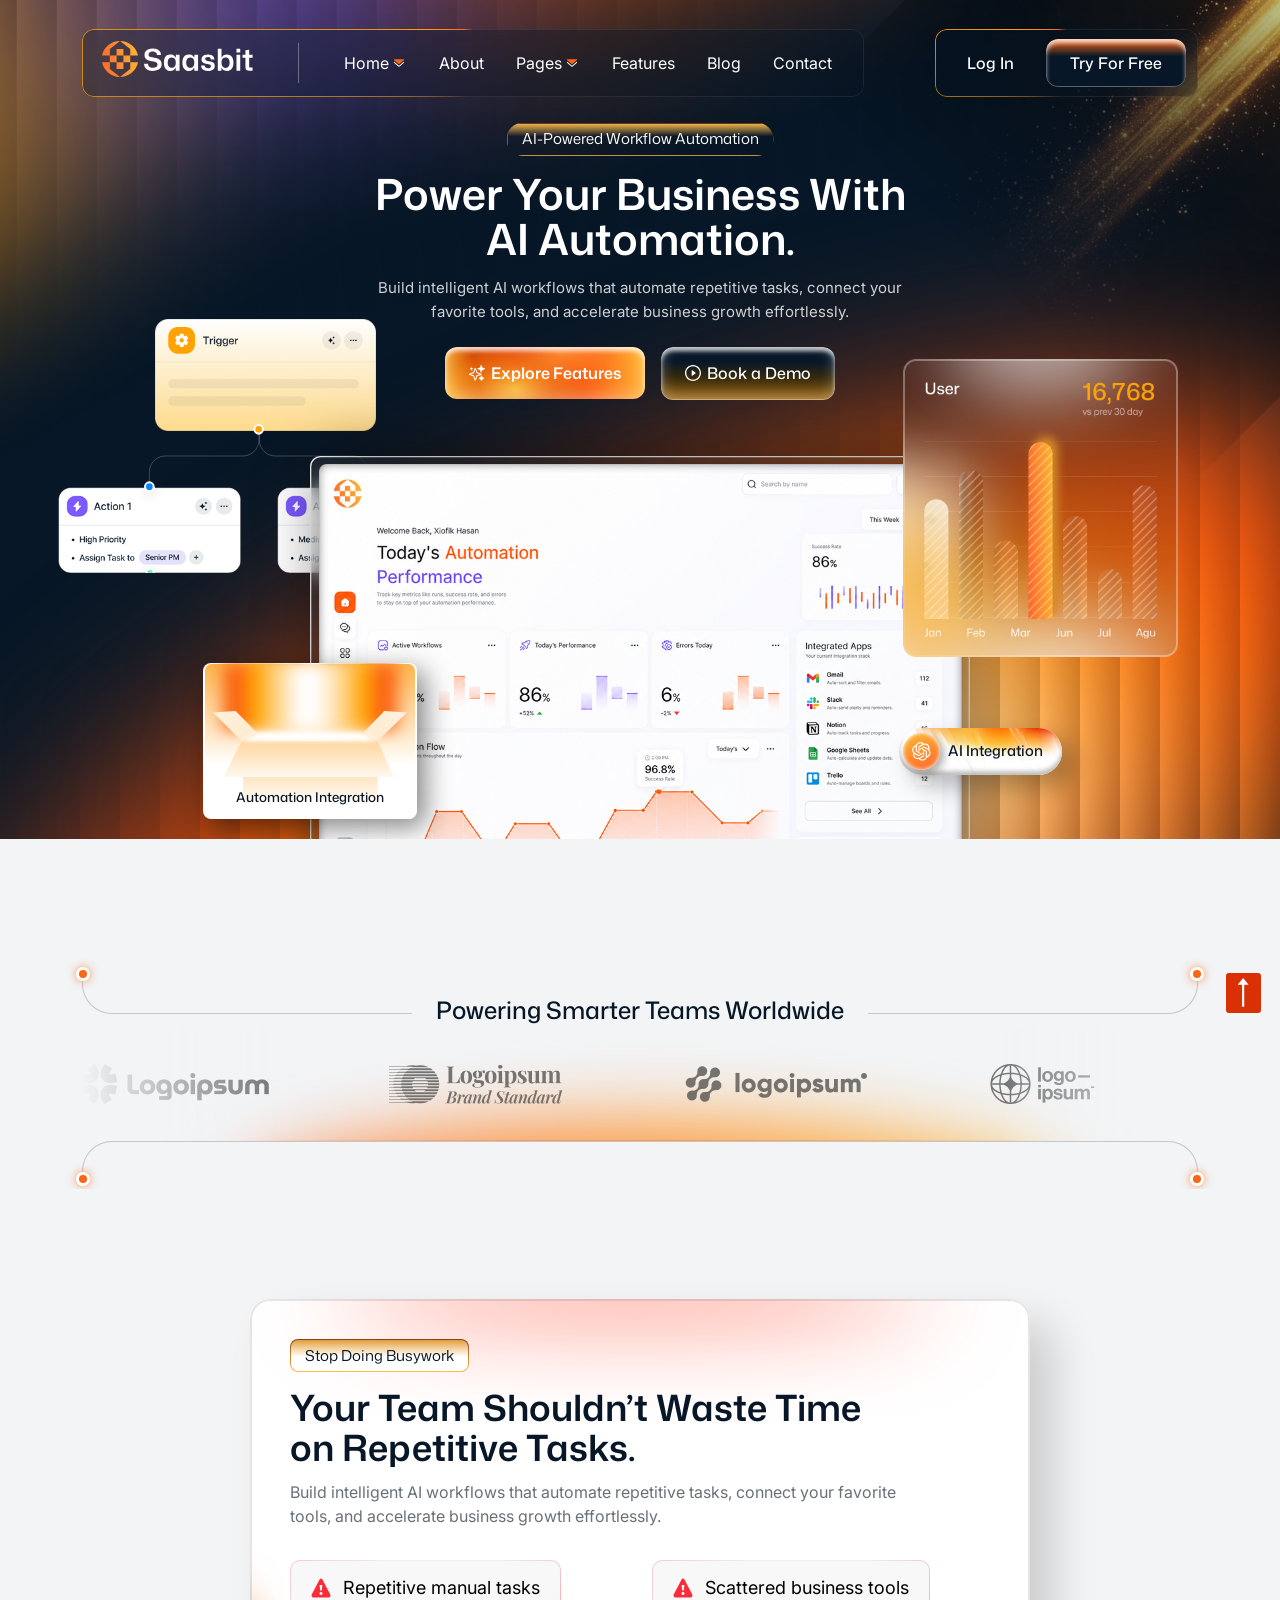
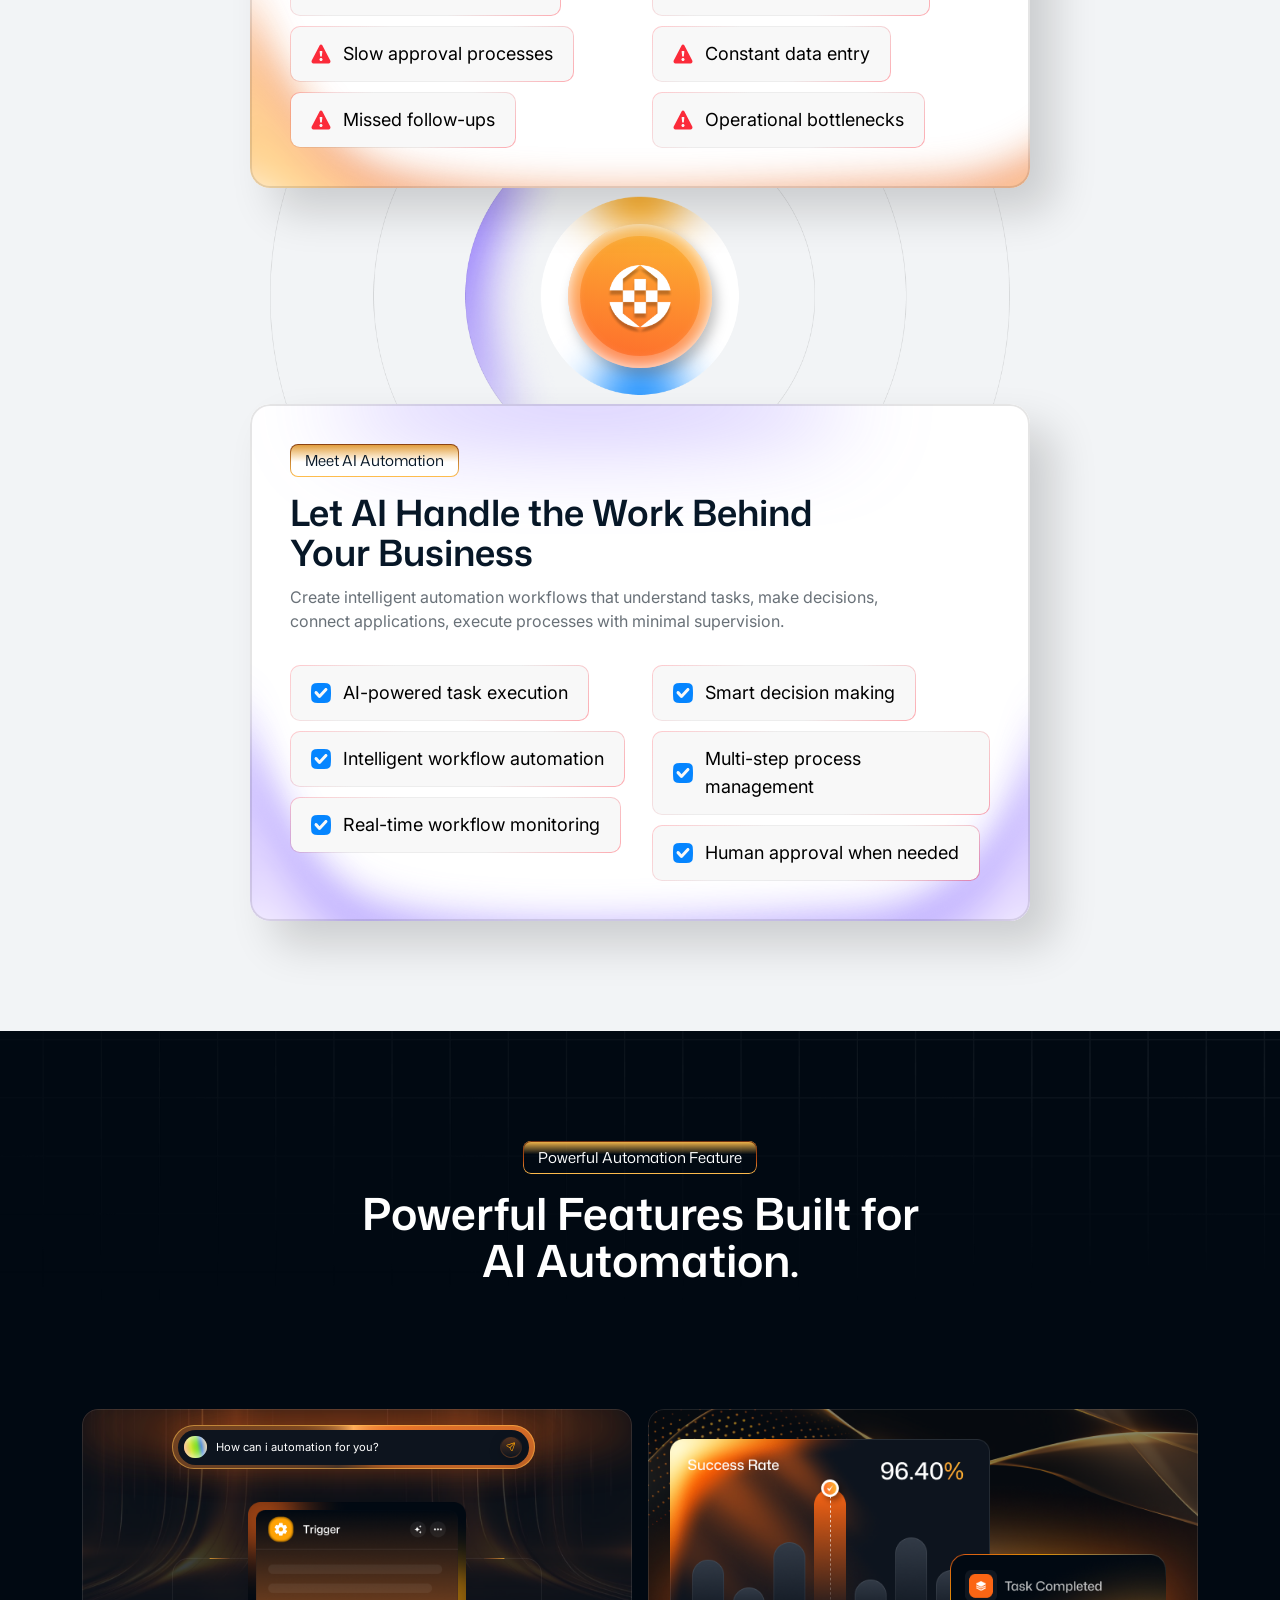
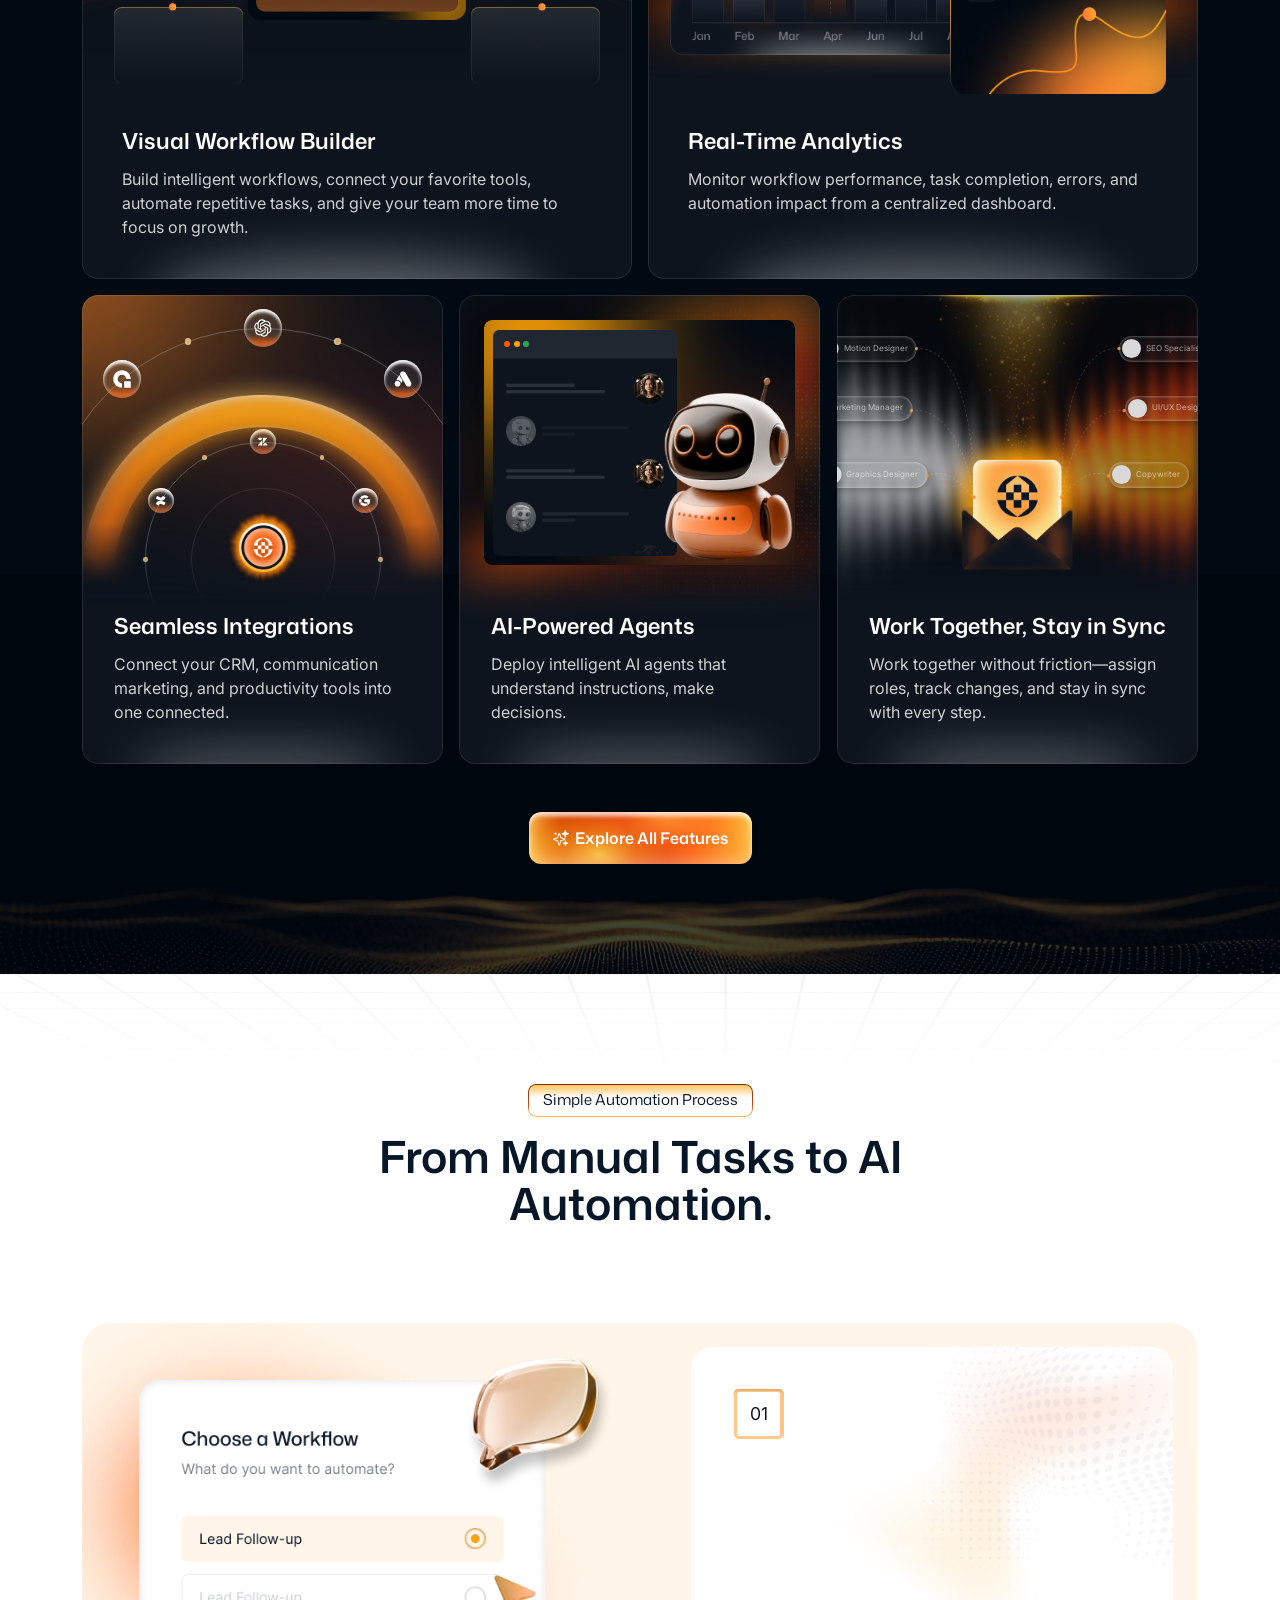
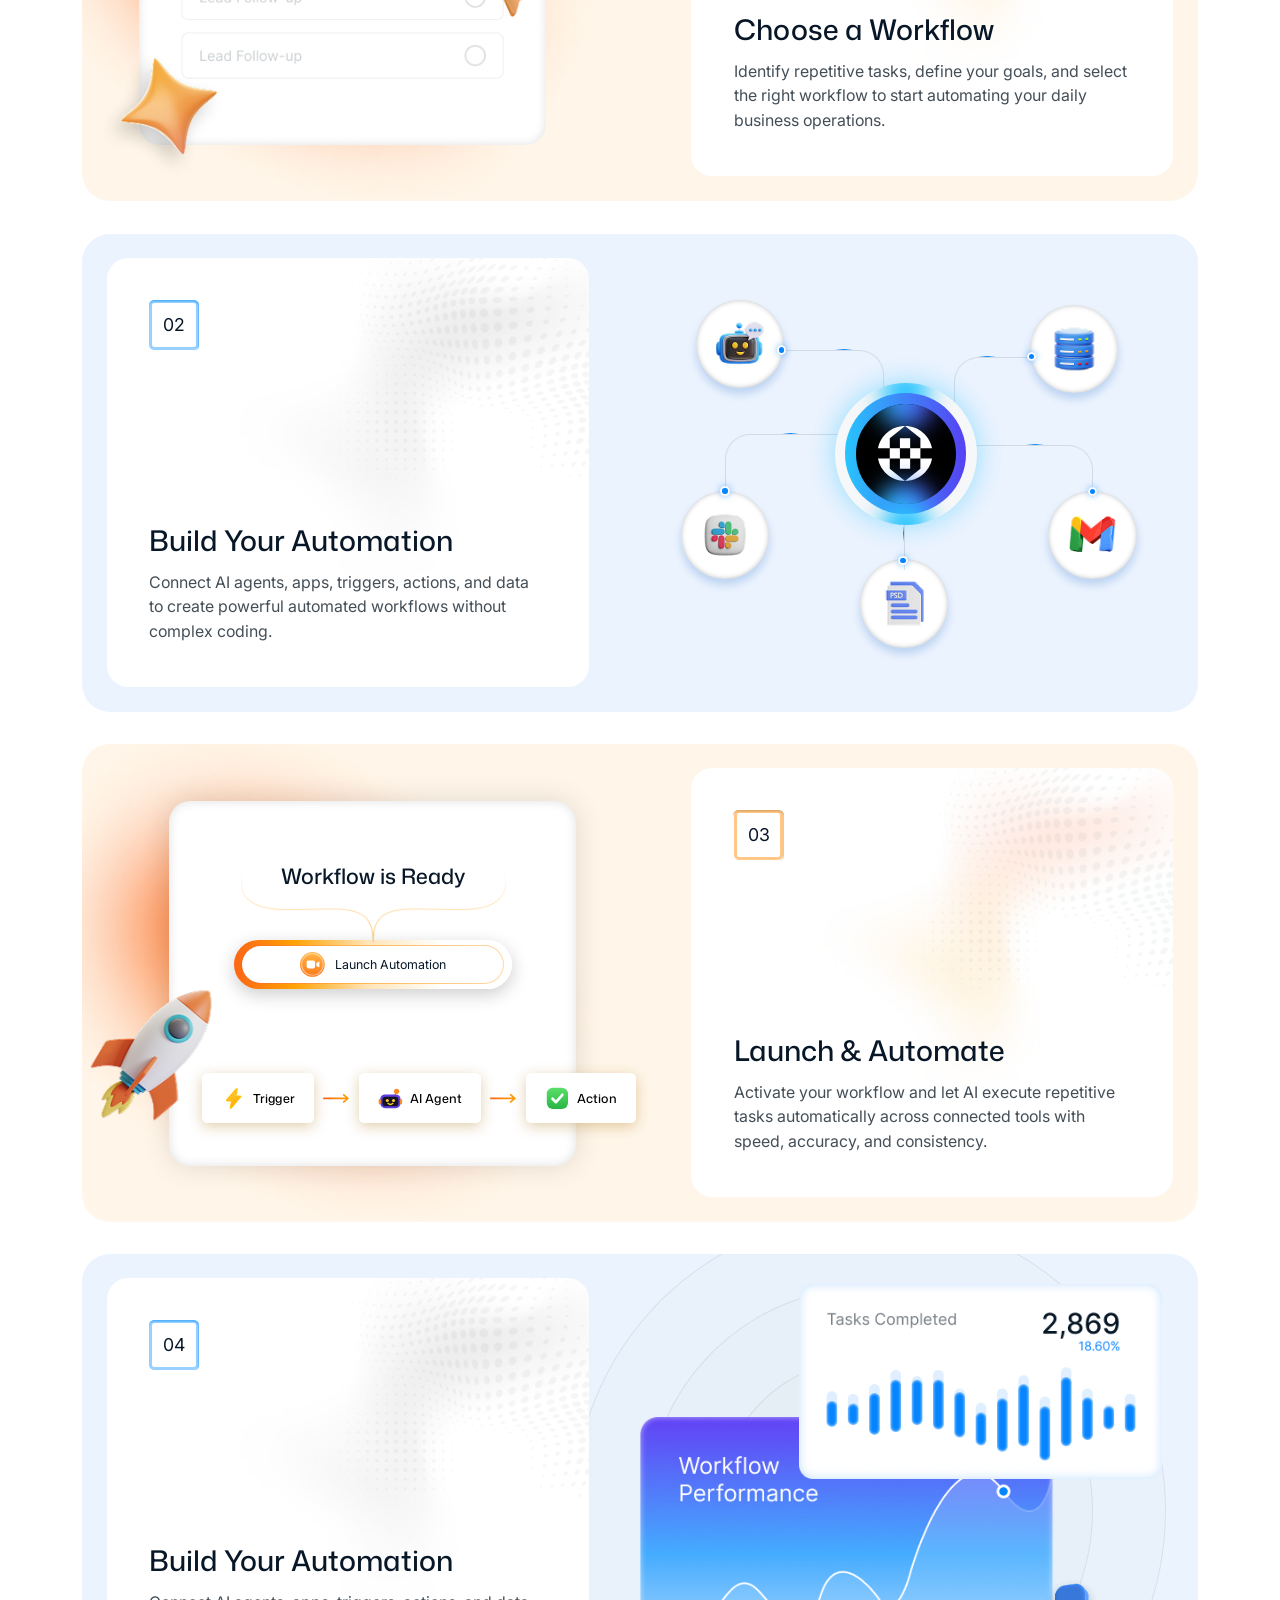
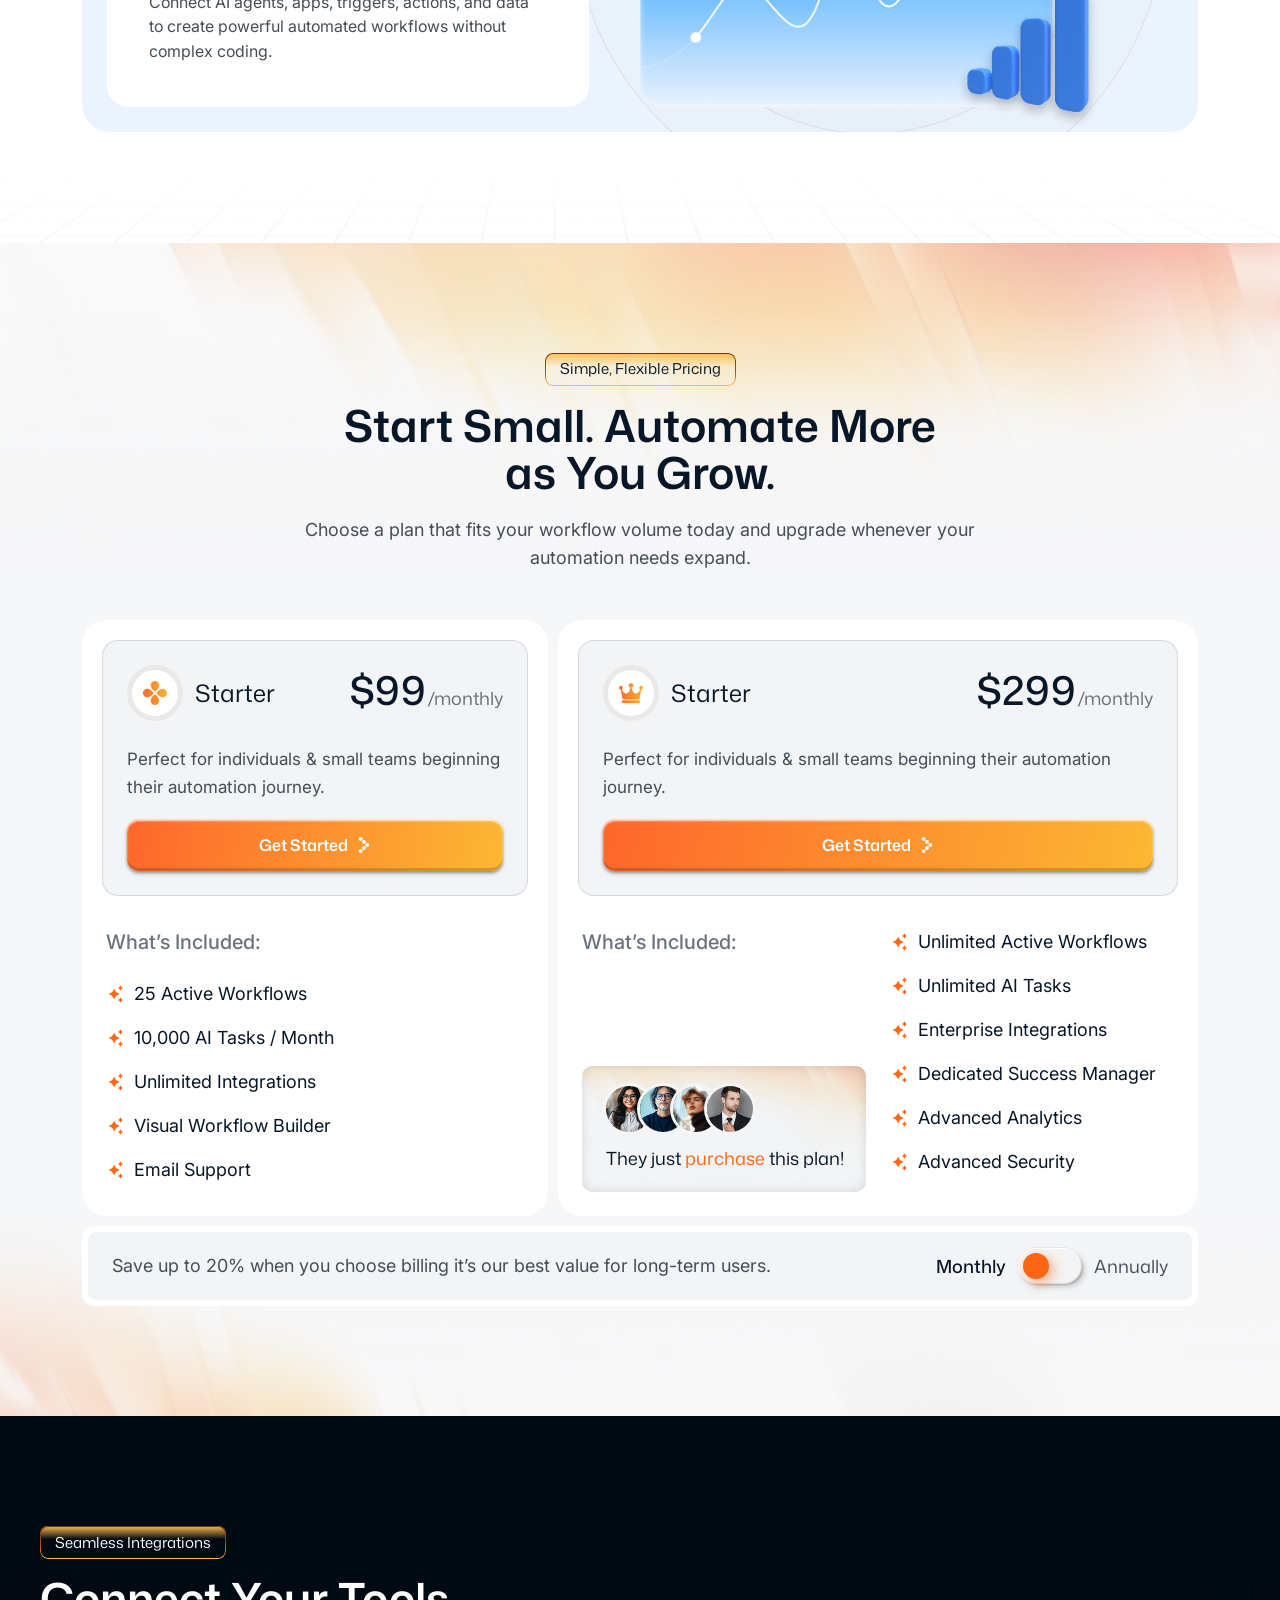
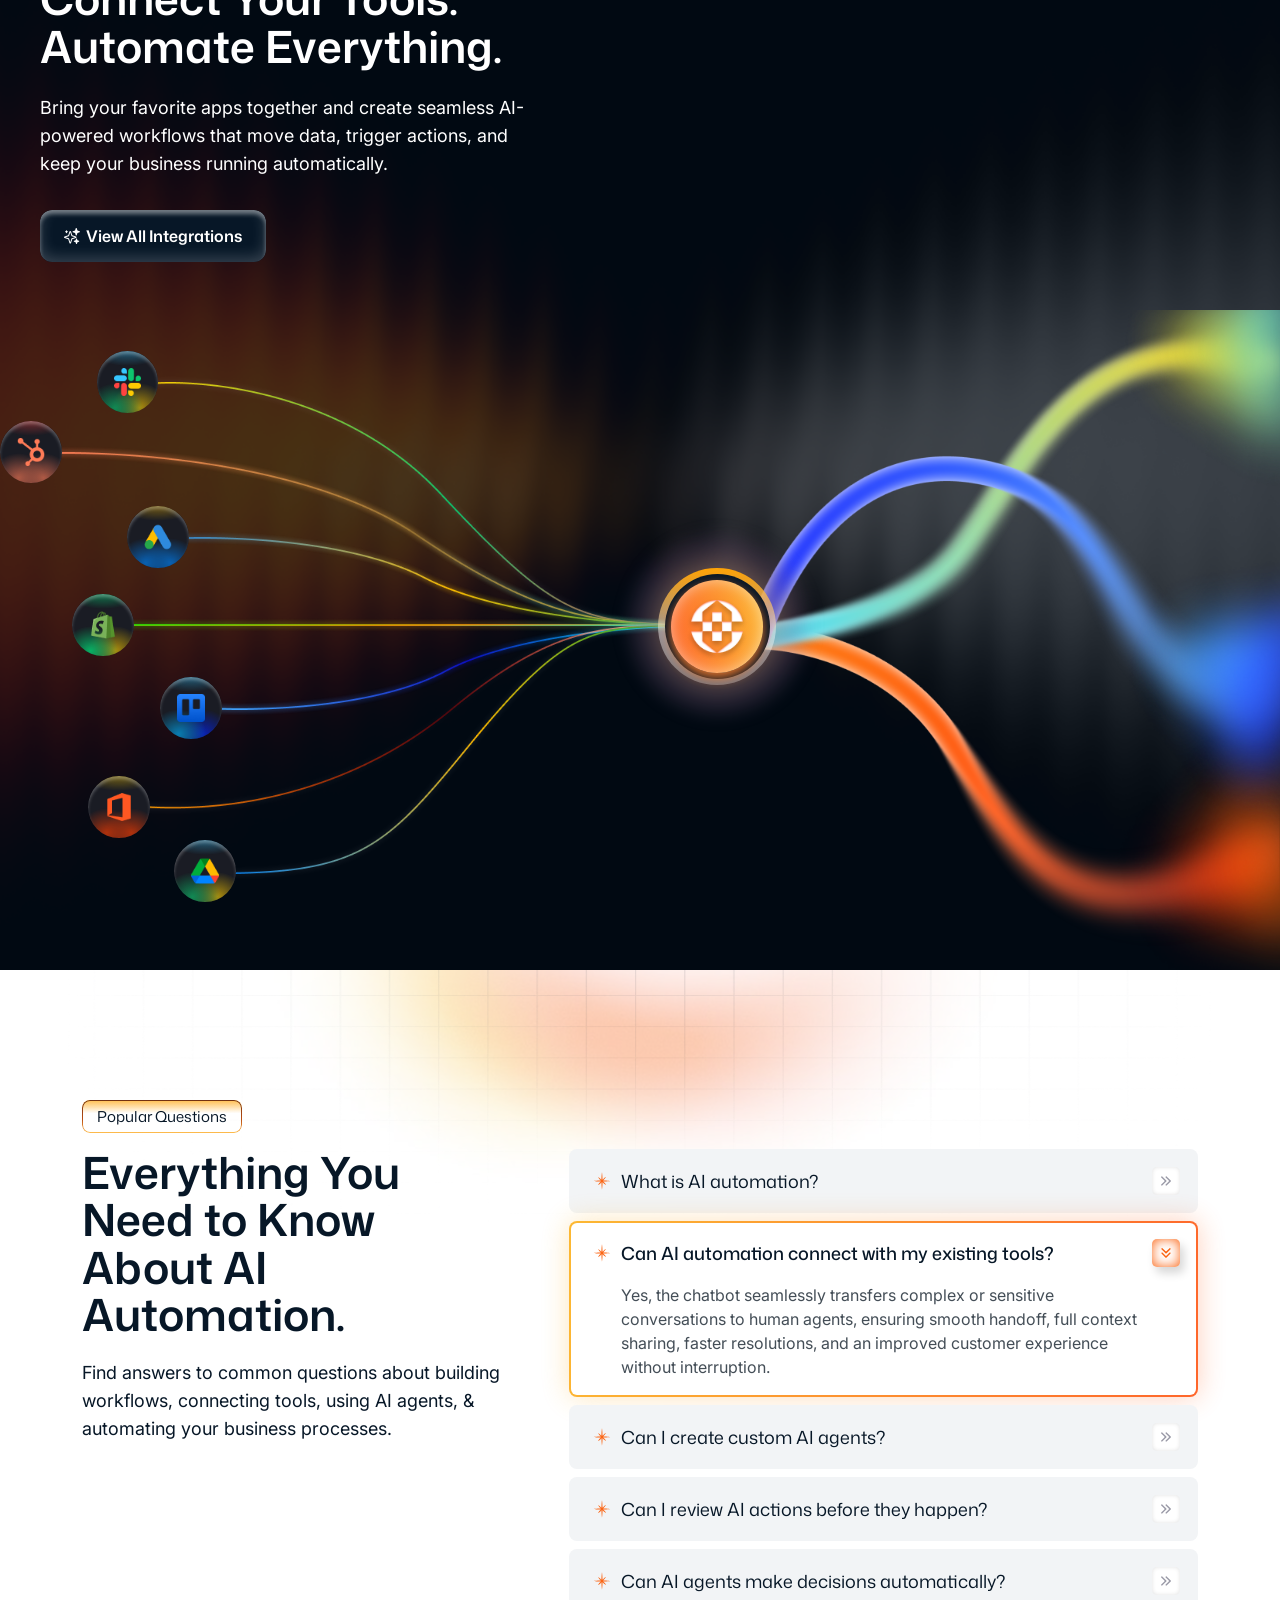
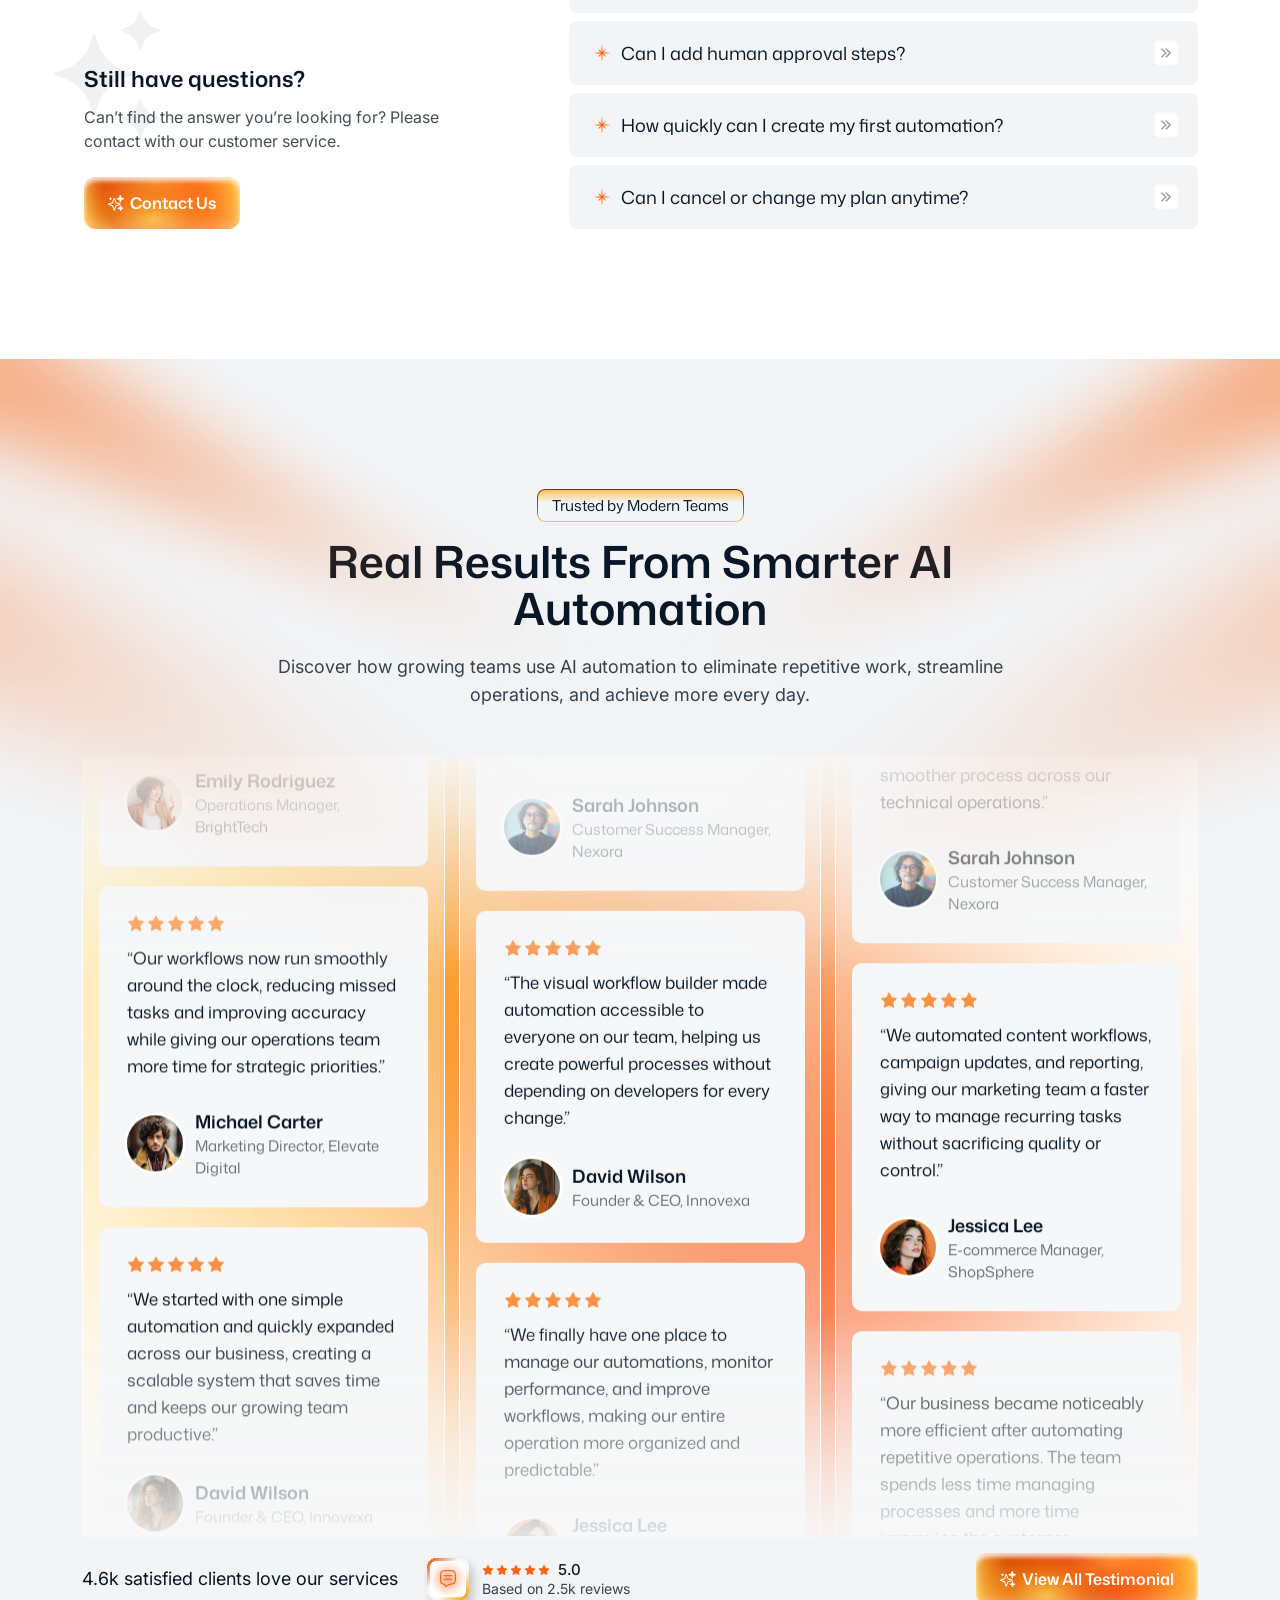
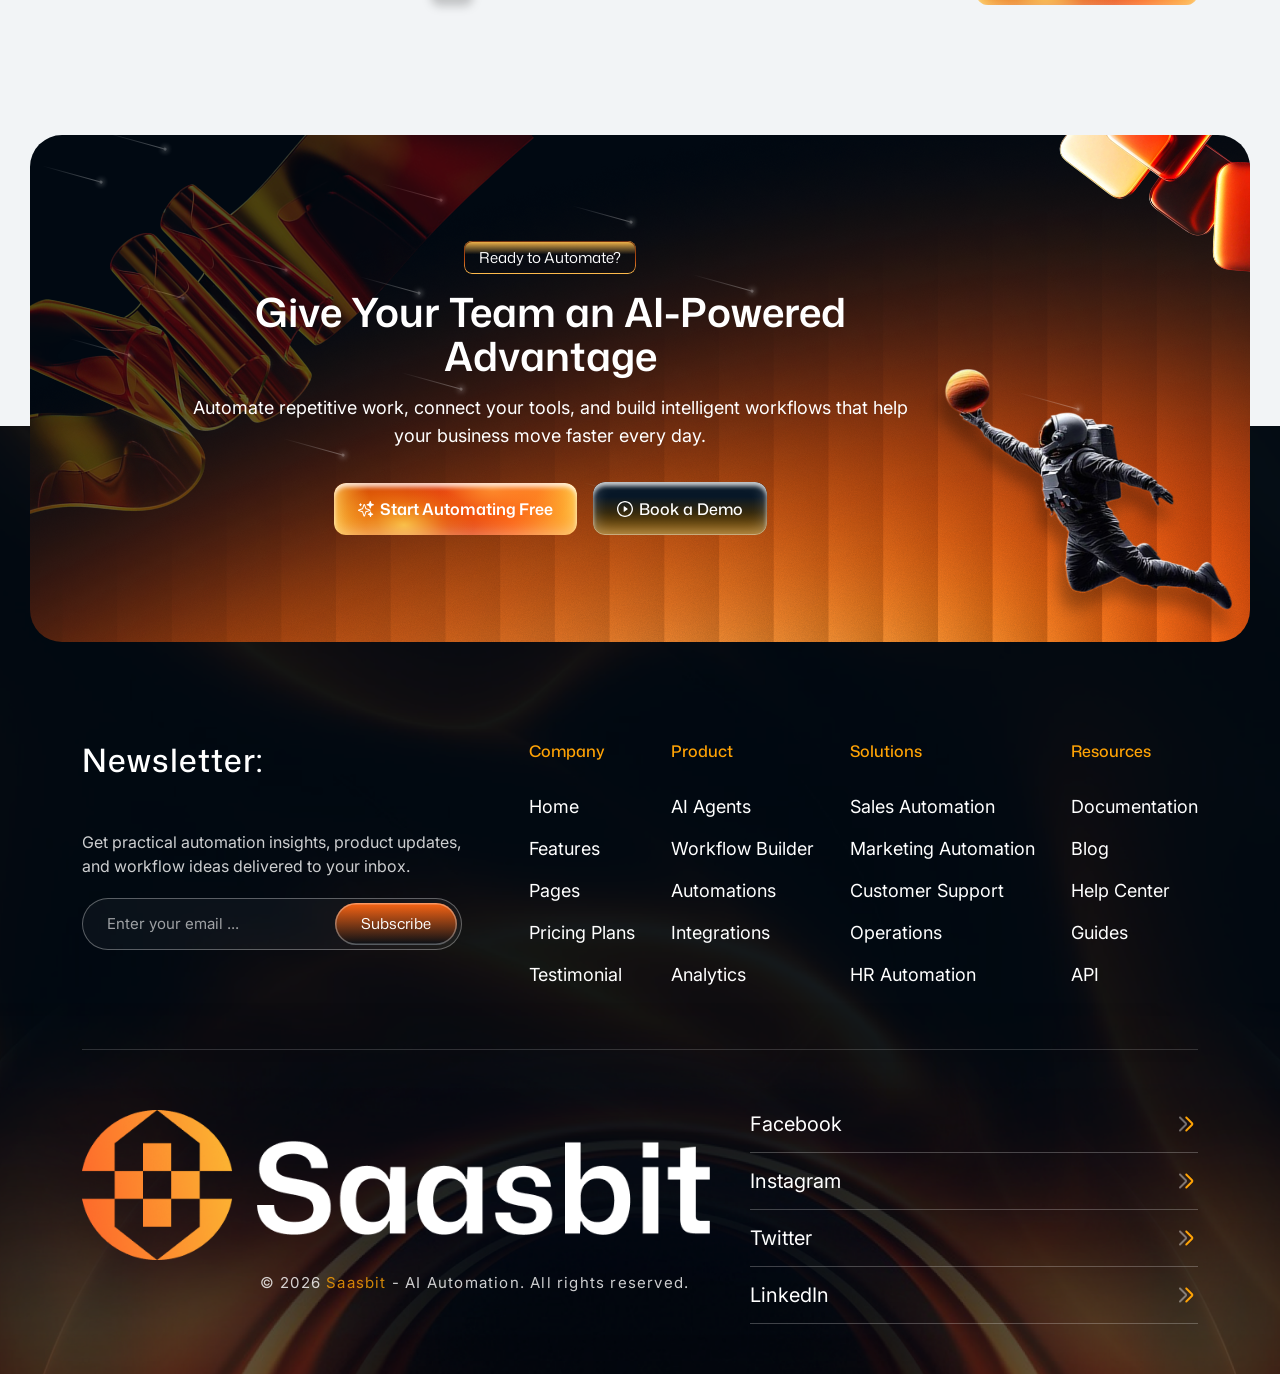
<file: index-5.html>
<!Doctype html>
<html class="no-js" lang="zxx">
    
    <head>
        <meta charset="utf-8">
        <meta http-equiv="x-ua-compatible" content="ie=edge">
        <title>Saasbit - AI Automation WordPress Theme</title>
        <meta name="description" content="">
        <meta name="viewport" content="width=device-width, initial-scale=1">
		<link rel="shortcut icon" type="image/x-icon" href="assets/img/favicon.png">
        <!-- Place favicon.ico in the root directory -->


		<!-- all-CSS-link-here -->
        <link rel="stylesheet" href="assets/css/bootstrap.min.css">
        <link rel="stylesheet" href="assets/css/swiper-bundle.min.css">
        <link rel="stylesheet" href="assets/css/all.min.css">
        <link rel="stylesheet" href="assets/css/odometer.min.css">
        <link rel="stylesheet" href="assets/css/nice-select.css">
        <link rel="stylesheet" href="assets/css/animate.css">
        <link rel="stylesheet" href="assets/css/magnific-popup.css">
        <link rel="stylesheet" href="assets/css/nice-select.css">
        <link rel="stylesheet" href="assets/css/flaticon_saasbit.css">
        <link rel="stylesheet" href="assets/css/main.css">
    </head>

    <body class="sb-home-5" >

            
        <div class="sb-home-5-wrapper ">

            <!-- start preloader -->
            <div class="sb-preloader-1 sb-preloader-5" role="status" aria-label="Loading Saasbit">
                <div class="top">
                    <div class="logo-elm js-in">
                        <img src="assets/img/logo/logo-5.svg" alt="">
                    </div>
                    <p class="label js-in">Loading experience</p>
                </div>

                <div class="middle">
                    <div class="words">
                        <span class="word">Automate<span>.</span></span>
                        <span class="word">Engage<span>.</span></span>
                        <span class="word">Convert<span>.</span></span>
                        <span class="word">Grow<span>.</span></span>
                    </div>
                </div>

                <div class="bottom">
                    <div class="counter js-in">
                        <span class="count">0</span>
                        <span class="percent">%</span>
                    </div>
                    <p class="note js-in">Smart conversations that turn every visitor into growth.</p>
                </div>

                <div class="bar"><span></span></div>

                <svg class="curve" viewBox="0 0 1440 160" preserveAspectRatio="none" aria-hidden="true">
                    <path d="M0 0H1440Q720 160 0 0Z"></path>
                </svg>
            </div>
            <!-- end preloader -->

            <!-- header-start -->
            <header class="sb-header-5-area">
                <div class="container sb-container-1">
                    <div class="sb-header-5-wrap">
                        <div class="sb-header-5-logo-menu">
                            <!-- logo -->
                            <div class="sb-header-5-logo">
                                <a href="index.html">
                                    <img src="assets/img/logo/logo-5.svg" alt="">
                                </a>
                            </div>
                            <!-- menu -->
                            <div class="sb-header-5-menu d-xl-block d-none">
                                <nav class="sb-main-navigation">
                                    <ul id="main-nav" class="nav navbar-nav">
                                
                                        <li class="dropdown">
                                            <a href="#">
                                                Home
                                                <span class="menu-arrow" data-background="assets/img/vector/menu-5.svg"></span>
                                            </a>
                                            <ul class="dropdown-menu clearfix">
                                                <li><a href="index.html">Home O1</a></li>
                                                <li><a href="index-2.html">Home 02</a></li>
                                                <li><a href="index-3.html">Home 03</a></li>
                                                <li><a href="index-4.html">Home 04</a></li>
                                                <li><a href="index-5.html">Home 05</a></li>
                                            </ul>
                                        </li>
                                
                                        <li>
                                            <a href="#">
                                                About
                                            </a>
                                        </li>
                                
                                        <li class="dropdown">
                                            <a href="#">
                                                Pages
                                                <span class="menu-arrow" data-background="assets/img/vector/menu-5.svg"></span>
                                            </a>
                                            <ul class="dropdown-menu clearfix">
                                
                                                <li class="dropdown">
                                                    <a href="team.html">Team<span class="menu-arrow" data-background="assets/img/vector/menu-5.svg"></span></a>
                                                    <ul class="dropdown-menu clearfix">
                                                        <li><a href="team.html">Team One</a></li>
                                                        <li><a href="team-2.html">team two</a></li>
                                                        <li><a href="team-3.html">team three</a></li>
                                                        <li><a href="team-4.html">team four</a></li>
                                                        <li><a href="team-details.html">team details</a></li>
                                                    </ul>
                                                </li>
                                
                                                <li class="dropdown">
                                                    <a href="career-page.html">Career page<span class="menu-arrow" data-background="assets/img/vector/menu-5.svg"></span></a>
                                                    <ul class="dropdown-menu clearfix">
                                                        <li><a href="career-page.html">Career page</a></li>
                                                        <li><a href="career-single.html">Career single</a></li>
                                                    </ul>
                                                </li>
                                
                                                <li><a href="price.html">Price Page</a></li>
                                                <li><a href="choose-us.html">Choose Us</a></li>
                                                <li><a href="testimonial.html">Testimonial</a></li>
                                                <li><a href="work-process.html">Work Process</a></li>
                                                <li><a href="faqs.html">FAQs Page</a></li>
                                                <li><a href="404.html">404</a></li>
                                
                                            </ul>
                                        </li>
                                
                                        <li>
                                            <a href="#">
                                                Features
                                            </a>
                                        </li>
                                
                                        <li>
                                            <a href="#">
                                                Blog
                                            </a>
                                        </li>

                                        <li>
                                            <a href="#">
                                                Contact
                                            </a>
                                        </li>

                                    </ul>
                                </nav>
                            </div>
                        </div>
                        <!-- action-link -->
                        <div class="sb-header-5-action-link">
                            <a href="#" aria-label="name" class="sb-login-btn-5">
                                <span class="text">
                                    Log In
                                </span>
                            </a>

                            <a href="#" aria-label="name" class="sb-free-btn-5">
                                <span class="text">
                                    Try For Free
                                </span>
                            </a>
                            <!-- offcanvas-btn -->
                            <button type="button" aria-label="name" class="sb-offcanvas-btn-1 offcanvas_toggle">
                                <i class="fa-solid fa-bars"></i>
                            </button>
                        </div>

                    </div>
                </div>
            </header>
            <!-- header-end -->

            <!-- hero-start -->
            <section class="sb-hero-5-area">

                <!-- background -->
                <div class="sb-hero-5-bg-clr">
                    <span class="sb-hero-5-bg-clr-1"></span>
                    <span class="sb-hero-5-bg-clr-2"></span>
                    <span class="sb-hero-5-bg-clr-3"></span>
                    <span class="sb-hero-5-bg-clr-4"></span>
                    <span class="sb-hero-5-bg-clr-5"></span>
                </div>
                <div class="sb-hero-5-bg-line-top">
                    <img src="assets/img/hero/h5-bg-line-shape-2.png" alt="">
                </div>
                <div class="sb-hero-5-bg-line-bottom">
                    <img src="assets/img/hero/h5-bg-line-shape-1.png" alt="">
                </div>
                <div class="sb-hero-5-bg-light">
                    <img src="assets/img/hero/h5-bg-light.png" alt="">
                </div>

                <!-- content -->
                <div class="container sb-container-1 sb-hero-5-wrap">
                    <div class="sb-hero-5-content">

                        <div class="sb-subtitle-5">
                            <h5 class="sb-subtitle-5-text">AI-Powered Workflow Automation</h5>
                        </div>

                        <h1 class="sb-hero-5-title sb-h-5">Power Your Business With <br> AI Automation.</h1>

                        <p class="sb-hero-5-disc sb-p-5">Build intelligent AI workflows that automate repetitive tasks, connect your favorite tools, and accelerate business growth effortlessly.</p>

                        <div class="btn-wrap">
                            <a href="#" aria-label="name" class="sb-pr-btn-5">
                                <span class="icon">
                                    <svg width="16" height="16" viewBox="0 0 16 16" fill="none" xmlns="http://www.w3.org/2000/svg">
                                        <path fill-rule="evenodd" clip-rule="evenodd" d="M12.975 10.8455C12.9075 10.6395 12.7175 10.5 12.5 10.5C12.2825 10.5 12.0925 10.6395 12.025 10.8455L11.55 12.3013L10.095 12.7745C9.89 12.8415 9.75 13.0335 9.75 13.25C9.75 13.4665 9.89 13.6585 10.095 13.7255L11.55 14.1987L12.025 15.6545C12.0925 15.8605 12.2825 16 12.5 16C12.7175 16 12.9075 15.8605 12.975 15.6545L13.45 14.1987L14.905 13.7255C15.11 13.6585 15.25 13.4665 15.25 13.25C15.25 13.0335 15.11 12.8415 14.905 12.7745L13.45 12.3013L12.975 10.8455ZM0 9.24975C0 9.615 0.234989 9.93975 0.582489 10.0527L4.255 11.2463L5.44751 14.917C5.56001 15.2645 5.885 15.5 6.25 15.5C6.615 15.5 6.93999 15.2647 7.05249 14.917L8.2475 11.2463L11.9175 10.0527C12.265 9.93975 12.5 9.61525 12.5 9.25C12.5 8.8845 12.265 8.56025 11.9175 8.44725L8.2475 7.25375L7.05249 3.583C6.93999 3.23525 6.615 3 6.25 3C5.885 3 5.56001 3.2355 5.44751 3.583L4.255 7.25375L0.582489 8.44725C0.234989 8.56025 0 8.88425 0 9.24975ZM6.25 4.348L7.375 7.805C7.4225 7.95725 7.54251 8.0765 7.69501 8.126L11.1525 9.25L7.69501 10.374C7.54251 10.4235 7.4225 10.5427 7.375 10.695L6.25 14.152L5.125 10.695C5.0775 10.5427 4.95749 10.4235 4.80499 10.374L1.3475 9.25L4.80499 8.126C4.95749 8.0765 5.0775 7.95725 5.125 7.805L6.25 4.348ZM12.725 0.3455C12.6575 0.1395 12.4675 0 12.25 0C12.0325 0 11.8425 0.1395 11.775 0.3455L11.055 2.55575L8.845 3.2745C8.64 3.3415 8.5 3.5335 8.5 3.75C8.5 3.9665 8.64 4.1585 8.845 4.2255L11.055 4.94425L11.775 7.1545C11.8425 7.3605 12.0325 7.5 12.25 7.5C12.4675 7.5 12.6575 7.3605 12.725 7.1545L13.445 4.94425L15.655 4.2255C15.86 4.1585 16 3.9665 16 3.75C16 3.5335 15.86 3.3415 15.655 3.2745L13.445 2.55575L12.725 0.3455ZM2 3.25H1.5C1.225 3.25 1 3.474 1 3.75C1 4.026 1.225 4.25 1.5 4.25H2V4.75C2 5.026 2.225 5.25 2.5 5.25C2.775 5.25 3 5.026 3 4.75V4.25H3.5C3.775 4.25 4 4.026 4 3.75C4 3.474 3.775 3.25 3.5 3.25H3V2.75C3 2.474 2.775 2.25 2.5 2.25C2.225 2.25 2 2.474 2 2.75V3.25Z" fill="white"/>
                                    </svg>
                                </span>
                                <span class="text">Explore Features</span>
                            </a>
                            <a href="#" aria-label="name" class="sb-sd-btn-5">
                                <span class="icon">
                                    <svg width="16" height="16" viewBox="0 0 16 16" fill="none" xmlns="http://www.w3.org/2000/svg">
                                        <path d="M10.6383 7.68718L7.31594 5.27209C7.19401 5.1837 7.03216 5.17039 6.89852 5.23908C6.76381 5.30723 6.67969 5.44566 6.67969 5.59527V10.4239C6.67969 10.5751 6.76381 10.713 6.89852 10.7811C6.95549 10.8099 7.01778 10.8242 7.08061 10.8242C7.1626 10.8242 7.24566 10.7982 7.31594 10.7465L10.6383 8.33355C10.7432 8.25635 10.8044 8.13708 10.8044 8.01037C10.8049 7.88152 10.7421 7.76279 10.6383 7.68718Z" fill="white"/>
                                        <path d="M8.00027 0.00106812C3.58111 0.00106812 0 3.58218 0 8.00133C0 12.4189 3.58111 15.9989 8.00027 15.9989C12.4184 15.9989 16 12.4184 16 8.00133C16.0005 3.58218 12.4184 0.00106812 8.00027 0.00106812ZM8.00027 14.6641C4.32012 14.6641 1.33639 11.682 1.33639 8.00133C1.33639 4.32226 4.32012 1.3364 8.00027 1.3364C11.6799 1.3364 14.6631 4.32172 14.6631 8.00133C14.6636 11.682 11.6799 14.6641 8.00027 14.6641Z" fill="white"/>
                                    </svg>
                                </span>
                                <span class="text">Book a Demo</span>
                            </a>
                        </div>

                    </div>
                </div>

                <!-- composition -->
                <div class="sb-hero-5-stage">
                    <div class="sb-hero-5-canvas">

                        <!-- workflow cards -->
                        <div class="sb-hero-5-card sb-hero-5-card-3">
                            <img src="assets/img/hero/h5-card-3.png" alt="">
                        </div>
                        <div class="sb-hero-5-card sb-hero-5-card-2">
                            <img src="assets/img/hero/h5-card-2.png" alt="">
                        </div>
                        <div class="sb-hero-5-card sb-hero-5-card-1">
                            <img src="assets/img/hero/h5-card-1.png" alt="">
                        </div>
                        <div class="sb-hero-5-line">
                            <svg width="346" height="102" viewBox="0 0 346 102" fill="none" xmlns="http://www.w3.org/2000/svg">
                                <path opacity="0.32" d="M173 10V24C173 37.2548 183.745 48 197 48H313.5C326.755 48 337.5 58.7452 337.5 72V94" stroke="white"/>
                                <path opacity="0.32" d="M172.5 10V24C172.5 37.2548 161.755 48 148.5 48H32C18.7452 48 8 58.7452 8 72V94" stroke="white"/>
                                <circle cx="338" cy="94" r="6.5" fill="#0585FF" stroke="white" stroke-width="3"/>
                                <circle cx="8" cy="94" r="6.5" fill="#0585FF" stroke="white" stroke-width="3"/>
                                <circle cx="172" cy="8" r="6.5" fill="#FFA305" stroke="white" stroke-width="3"/>
                            </svg>
                        </div>

                        <!-- dashboard -->
                        <div class="sb-hero-5-dashboard">
                            <div class="sb-hero-5-dashboard-img">
                                <img src="assets/img/hero/h5-main-deshboard.png" alt="">
                            </div>
                        </div>

                        <!-- ai integration -->
                        <div class="sb-hero-5-ai-btn">
                            <img src="assets/img/hero/h5-ai-btn-img.png" alt="">
                            <span class="icon">
                                <svg width="28" height="28" viewBox="0 0 28 28" fill="none" xmlns="http://www.w3.org/2000/svg">
                                    <path d="M25.9944 11.4602C26.6297 9.55354 26.4109 7.46486 25.3951 5.73061C23.8673 3.07056 20.796 1.702 17.7964 2.34606C16.462 0.842755 14.5448 -0.0121201 12.5349 0.00012987C9.46886 -0.00687013 6.74843 1.96718 5.80512 4.88449C3.83544 5.28786 2.13532 6.52079 1.14039 8.26817C-0.398736 10.9212 -0.0478613 14.2655 2.00844 16.5406C1.37319 18.4473 1.59194 20.5359 2.60782 22.2702C4.13562 24.9302 7.20693 26.2988 10.2065 25.6547C11.54 27.1581 13.458 28.0129 15.468 27.9998C18.5358 28.0077 21.2571 26.0319 22.2004 23.1119C24.1701 22.7086 25.8702 21.4756 26.8651 19.7283C28.4025 17.0752 28.0508 13.7335 25.9954 11.4585L25.9944 11.4602ZM15.4697 26.1702C14.2421 26.1719 13.0529 25.7423 12.1105 24.9557C12.1534 24.9329 12.2278 24.8918 12.2759 24.8621L17.8515 21.642C18.1368 21.4801 18.3118 21.1765 18.31 20.8484V12.988L20.6665 14.3487C20.6918 14.3609 20.7085 14.3854 20.712 14.4134V20.9227C20.7085 23.8172 18.3643 26.164 15.4697 26.1702ZM4.19594 21.3549C3.58082 20.2927 3.35944 19.0475 3.57032 17.8391C3.61144 17.8636 3.68407 17.9083 3.73569 17.938L9.3113 21.1581C9.59393 21.3234 9.94393 21.3234 10.2274 21.1581L17.0342 17.2275V19.9488C17.036 19.9768 17.0228 20.0039 17.001 20.0214L11.365 23.2756C8.85455 24.7211 5.6485 23.8618 4.19682 21.3549L4.19594 21.3549ZM2.72857 9.18429C3.34107 8.12029 4.308 7.30649 5.4595 6.88386C5.4595 6.93199 5.45687 7.01686 5.45687 7.07636V13.5174C5.45512 13.8447 5.63012 14.1483 5.9145 14.3102L12.7213 18.2399L10.3649 19.6005C10.3412 19.6163 10.3115 19.6189 10.2852 19.6075L4.64837 16.3507C2.14319 14.8999 1.28394 11.6947 2.72769 9.18517L2.72857 9.18429ZM22.0892 13.6898L15.2824 9.75917L17.6388 8.39942C17.6625 8.38367 17.6922 8.38104 17.7185 8.39242L23.3553 11.6466C25.8649 13.0965 26.725 16.307 25.2751 18.8165C24.6618 19.8788 23.6957 20.6926 22.5451 21.1161V14.4825C22.5477 14.1553 22.3736 13.8525 22.0901 13.6898H22.0892ZM24.4343 10.1599C24.3931 10.1345 24.3205 10.0908 24.2689 10.061L18.6933 6.84099C18.4106 6.67561 18.0606 6.67561 17.7771 6.84099L10.9704 10.7715V8.05024C10.9686 8.02224 10.9817 7.99511 11.0036 7.97761L16.6396 4.72606C19.15 3.27788 22.3596 4.13981 23.8069 6.65111C24.4185 7.71167 24.6399 8.95329 24.4325 10.1599H24.4343ZM9.68936 15.0102L7.33205 13.6495C7.30668 13.6373 7.29005 13.6128 7.28655 13.5848V7.07549C7.2883 4.17743 9.63948 1.82888 12.5375 1.83063C13.7634 1.83063 14.95 2.26113 15.8923 3.04513C15.8495 3.06788 15.776 3.109 15.727 3.13875L10.1514 6.35886C9.86611 6.52074 9.69111 6.82349 9.69286 7.15161L9.68936 15.0084V15.0102ZM10.9695 12.2503L14.0014 10.4994L17.0333 12.2495V15.7504L14.0014 17.5005L10.9695 15.7504V12.2503Z" fill="white"/>
                                </svg>
                            </span>
                            <span class="text">AI Integration</span>
                        </div>

                        <!-- automation integration, the tools and the sparkles keep falling into the box -->
                        <div class="sb-hero-5-integration">
                            <span class="top-clr"></span>
                            <span class="beam"><i></i><i></i><i></i><i></i><i></i><i></i></span>
                            <span class="dots"><span></span><span></span><span></span><span></span><span></span><span></span><span></span><span></span><span></span><span></span><span></span><span></span><span></span><span></span><span></span><span></span><span></span><span></span><span></span><span></span><span></span><span></span><span></span><span></span><span></span><span></span><span></span><span></span><span></span><span></span><span></span><span></span><span></span><span></span><span></span><span></span><span></span><span></span><span></span><span></span><span></span><span></span><span></span><span></span><span></span><span></span><span></span><span></span><span></span><span></span><span></span><span></span><span></span><span></span><span></span><span></span><span></span><span></span><span></span><span></span><span></span><span></span><span></span></span>
                            <span class="tools">
                                    <span class="tool"><svg viewBox="0 0 14 14" aria-hidden="true"><path d="M7 .6L13.3 4L7 7.4L.7 4Z"/><path d="M.7 7.6L7 11L13.3 7.6V9.6L7 13L.7 9.6Z"/></svg></span><!-- layers -->
                                    <span class="tool"><svg viewBox="15 1 14 14" aria-hidden="true"><path d="M23.4777 9.48091C22.5221 9.83868 21.4693 9.83882 20.5136 9.48131C20.1558 8.52641 20.1556 7.47426 20.513 6.51921C21.4688 6.16119 22.5219 6.16119 23.4777 6.51921C23.8353 7.47411 23.8353 8.52601 23.4777 9.48091ZM28.9027 6.83342H24.8141L27.7051 3.94392C27.2503 3.30591 26.6922 2.74823 26.0539 2.29386L23.1626 5.18356V1.09722C22.3898 0.967592 21.6008 0.967592 20.828 1.09722V5.18336L17.9368 2.29406C17.2986 2.74847 16.7405 3.30606 16.2856 3.94392L19.177 6.83342H15.0884C14.9874 7.62745 14.9548 8.37407 15.0884 9.1667H19.1772L16.2856 12.0562C16.7405 12.6941 17.2984 13.2518 17.9366 13.7063L20.828 10.8166V14.9031C21.5998 15.0323 22.3908 15.0323 23.1626 14.9031V10.8166L26.0541 13.7063C26.6922 13.2518 27.2502 12.6941 27.7051 12.0562L24.8137 9.1667H28.9027C29.0324 8.39435 29.0324 7.60577 28.9027 6.83342Z"/></svg></span><!-- zapier -->
                                    <span class="tool"><svg viewBox="15 15 14 14" aria-hidden="true"><path d="M22.0019 21.0499C21.8272 21.0499 21.6525 20.9625 21.5651 20.8751L19.2063 18.5163C18.9442 18.2543 18.9442 17.8174 19.2063 17.5554L21.5651 15.1966C21.8272 14.9345 22.264 14.9345 22.5261 15.1966L24.8849 17.5554C25.147 17.8174 25.147 18.2543 24.8849 18.5163L22.5261 20.8751C22.3514 20.9625 22.1767 21.0499 22.0019 21.0499ZM20.6041 17.9922L22.0019 19.39L23.3997 17.9922L22.0019 16.5944L20.6041 17.9922Z"/><path d="M22.0019 29C21.8272 29 21.6525 28.9126 21.5651 28.8253L19.2063 26.4665C18.9442 26.2044 18.9442 25.7676 19.2063 25.5055L21.5651 23.1467C21.8272 22.8846 22.264 22.8846 22.5261 23.1467L24.8849 25.5055C25.147 25.7676 25.147 26.2044 24.8849 26.4665L22.5261 28.8253C22.3514 28.9126 22.1767 29 22.0019 29ZM20.6041 26.0297L22.0019 27.4275L23.3997 26.0297L22.0019 24.6319L20.6041 26.0297Z"/><path d="M26.0176 24.9812C25.8428 24.9812 25.6681 24.8938 25.5807 24.8064L23.222 22.4477C22.9599 22.1856 22.9599 21.7488 23.222 21.4867L25.4934 19.2152C25.7555 18.9532 26.1923 18.9532 26.4544 19.2152L28.8132 21.574C29.0752 21.8361 29.0752 22.2729 28.8132 22.535L26.4544 24.8938C26.367 24.9812 26.1923 24.9812 26.0176 24.9812ZM24.6198 22.0108L26.0176 23.4086L27.4154 22.0108L26.0176 20.613L24.6198 22.0108Z"/><path d="M17.9824 24.9813C17.8077 24.9813 17.633 24.8939 17.5456 24.8065L15.1868 22.4477C14.9247 22.1857 14.9247 21.7488 15.1868 21.4868L17.5456 19.128C17.8077 18.8659 18.2445 18.8659 18.5066 19.128L20.8654 21.4868C21.1275 21.7488 21.1275 22.1857 20.8654 22.4477L18.5066 24.8065C18.3319 24.9813 18.2445 24.9813 17.9824 24.9813ZM16.5846 22.0109L17.9824 23.4087L19.3802 22.0109L17.9824 20.6131L16.5846 22.0109Z"/></svg></span><!-- diamonds -->
                                    <span class="tool"><svg viewBox="15 15 14 14" aria-hidden="true"><path d="M28.0768 20.7301C28.3987 19.7768 28.2878 18.7324 27.7731 17.8653C26.9989 16.5353 25.4426 15.851 23.9227 16.173C23.2465 15.4214 22.2751 14.9939 21.2566 15.0001C19.703 14.9966 18.3245 15.9836 17.8465 17.4422C16.8485 17.6439 15.987 18.2604 15.4828 19.1341C14.7029 20.4606 14.8807 22.1328 15.9227 23.2703C15.6008 24.2236 15.7117 25.268 16.2264 26.1351C17.0006 27.4651 18.5569 28.1494 20.0768 27.8274C20.7525 28.579 21.7244 29.0065 22.7429 28.9999C24.2974 29.0039 25.6763 28.016 26.1543 26.556C27.1524 26.3543 28.0138 25.7378 28.518 24.8641C29.297 23.5376 29.1188 21.8668 28.0773 20.7292L28.0768 20.7301ZM22.7437 28.0851C22.1217 28.086 21.5191 27.8712 21.0416 27.4779C21.0633 27.4665 21.101 27.4459 21.1254 27.431L23.9506 25.821C24.0952 25.7401 24.1839 25.5883 24.183 25.4242V21.494L25.377 22.1743C25.3899 22.1805 25.3983 22.1927 25.4001 22.2067V25.4614C25.3983 26.9086 24.2105 28.082 22.7437 28.0851ZM17.0311 25.6775C16.7194 25.1464 16.6073 24.5238 16.7141 23.9196C16.735 23.9318 16.7718 23.9541 16.7979 23.969L19.6232 25.5791C19.7664 25.6617 19.9437 25.6617 20.0874 25.5791L23.5365 23.6137V24.9744C23.5374 24.9884 23.5307 25.002 23.5197 25.0107L20.6638 26.6378C19.3917 27.3606 17.7672 26.9309 17.0316 25.6775L17.0311 25.6775ZM16.2876 19.5922C16.598 19.0602 17.0879 18.6533 17.6714 18.4419C17.6714 18.466 17.6701 18.5084 17.6701 18.5382V21.7587C17.6692 21.9223 17.7579 22.0742 17.902 22.1551L21.3511 24.12L20.157 24.8003C20.1451 24.8081 20.13 24.8095 20.1167 24.8038L17.2604 23.1754C15.991 22.45 15.5556 20.8474 16.2872 19.5926L16.2876 19.5922ZM26.0979 21.8449L22.6488 19.8796L23.8429 19.1997C23.8548 19.1918 23.8699 19.1905 23.8832 19.1962L26.7395 20.8233C28.0111 21.5482 28.447 23.1535 27.7123 24.4083C27.4015 24.9394 26.912 25.3463 26.3289 25.5581V22.2413C26.3303 22.0777 26.242 21.9263 26.0984 21.8449H26.0979ZM27.2862 20.08C27.2654 20.0673 27.2286 20.0454 27.2024 20.0305L24.3772 18.4205C24.234 18.3378 24.0566 18.3378 23.913 18.4205L20.4638 20.3858V19.0251C20.463 19.0111 20.4696 18.9976 20.4807 18.9888L23.3365 17.363C24.6086 16.6389 26.2349 17.0699 26.9683 18.3256C27.2782 18.8558 27.3904 19.4767 27.2853 20.08H27.2862ZM19.8147 22.5051L18.6203 21.8248C18.6074 21.8187 18.599 21.8064 18.5972 21.7924V18.5378C18.5981 17.0887 19.7895 15.9144 21.258 15.9153C21.8791 15.9153 22.4804 16.1306 22.9579 16.5226C22.9362 16.5339 22.8989 16.5545 22.8741 16.5694L20.0488 18.1794C19.9043 18.2604 19.8156 18.4118 19.8165 18.5758L19.8147 22.5042V22.5051ZM20.4634 21.1252L21.9997 20.2497L23.5361 21.1247V22.8752L21.9997 23.7502L20.4634 22.8752V21.1252Z"/></svg></span><!-- openai -->
                                    <span class="tool"><svg viewBox="15 15 14 14" aria-hidden="true"><path d="M27.1579 22.6908C27.1582 22.7554 27.145 22.8193 27.119 22.8783C27.093 22.9374 27.0549 22.9904 27.0071 23.0339C26.9594 23.0773 26.903 23.1102 26.8417 23.1304C26.7804 23.1507 26.7155 23.1578 26.6513 23.1513C26.5292 23.1513 26.412 23.1028 26.3257 23.0164C26.2393 22.9301 26.1908 22.8129 26.1908 22.6908V18.5C26.1908 18.3779 26.2393 18.2607 26.3257 18.1744C26.412 18.088 26.5292 18.0395 26.6513 18.0395C26.7895 18.0395 26.9276 18.0855 27.0197 18.1776C27.1119 18.2697 27.1579 18.3618 27.1579 18.5V22.6908ZM26.9737 25.5921C26.9276 25.6842 25.1776 27.1119 22 27.1119C18.8224 27.1119 17.1184 25.6842 17.0263 25.5921C16.9722 25.5557 16.9263 25.5083 16.8919 25.4529C16.8575 25.3975 16.8352 25.3354 16.8265 25.2707C16.8179 25.206 16.8231 25.1403 16.8418 25.0778C16.8605 25.0153 16.8923 24.9575 16.935 24.9082C16.9777 24.8589 17.0305 24.8192 17.0897 24.7918C17.1489 24.7644 17.2132 24.7499 17.2785 24.7493C17.3437 24.7486 17.4083 24.7619 17.4681 24.7881C17.5278 24.8143 17.5813 24.8529 17.625 24.9013C17.671 24.9474 19.1908 26.1908 22 26.1908C24.8092 26.1908 26.375 24.9013 26.375 24.9013C26.467 24.8228 26.5862 24.7836 26.7068 24.7922C26.8274 24.8009 26.9399 24.8566 27.0197 24.9474C27.0983 25.0394 27.1374 25.1585 27.1288 25.2792C27.1202 25.3998 27.0645 25.5122 26.9737 25.5921ZM16.8881 18.5C16.8881 18.3779 16.9367 18.2607 17.023 18.1744C17.1094 18.088 17.2265 18.0395 17.3487 18.0395C17.4708 18.0395 17.588 18.088 17.6743 18.1744C17.7607 18.2607 17.8092 18.3779 17.8092 18.5V22.6908C17.8092 22.8129 17.7607 22.9301 17.6743 23.0164C17.588 23.1028 17.4708 23.1513 17.3487 23.1513C17.2265 23.1513 17.1094 23.1028 17.023 23.0164C16.9367 22.9301 16.8881 22.8129 16.8881 22.6908V18.5ZM19.1908 17.579C19.1905 17.5144 19.2037 17.4505 19.2297 17.3914C19.2557 17.3323 19.2938 17.2793 19.3415 17.2359C19.3893 17.1924 19.4457 17.1595 19.5069 17.1393C19.5683 17.1191 19.6331 17.112 19.6974 17.1184C19.8195 17.1184 19.9366 17.1669 20.023 17.2533C20.1094 17.3397 20.1579 17.4568 20.1579 17.579V23.7961C20.1582 23.8606 20.145 23.9245 20.119 23.9836C20.093 24.0427 20.0549 24.0957 20.0072 24.1391C19.9594 24.1826 19.903 24.2155 19.8417 24.2357C19.7804 24.2559 19.7156 24.263 19.6513 24.2566C19.5292 24.2566 19.412 24.2081 19.3257 24.1217C19.2393 24.0353 19.1908 23.9182 19.1908 23.7961V17.579ZM21.5395 17.3487C21.5395 17.2265 21.588 17.1094 21.6744 17.023C21.7607 16.9367 21.8779 16.8881 22 16.8881C22.0642 16.8817 22.1291 16.8888 22.1904 16.909C22.2517 16.9293 22.3081 16.9622 22.3558 17.0056C22.4036 17.049 22.4417 17.102 22.4677 17.1611C22.4937 17.2202 22.5069 17.2841 22.5066 17.3487V24.0724C22.5138 24.1407 22.5057 24.2097 22.4828 24.2745C22.4599 24.3393 22.4228 24.3981 22.3743 24.4466C22.3257 24.4952 22.2669 24.5323 22.2021 24.5552C22.1374 24.5781 22.0683 24.5862 22 24.5789C21.9354 24.5793 21.8715 24.566 21.8124 24.5401C21.7533 24.5141 21.7003 24.476 21.6569 24.4282C21.6135 24.3805 21.5806 24.3241 21.5604 24.2628C21.5401 24.2015 21.533 24.1366 21.5395 24.0724V17.3487ZM23.8882 17.579C23.8882 17.4568 23.9367 17.3397 24.023 17.2533C24.1094 17.1669 24.2266 17.1184 24.3487 17.1184C24.4708 17.1184 24.588 17.1669 24.6743 17.2533C24.7607 17.3397 24.8092 17.4568 24.8092 17.579V23.7961C24.8092 23.9182 24.7607 24.0353 24.6743 24.1217C24.588 24.2081 24.4708 24.2566 24.3487 24.2566C24.2266 24.2566 24.1094 24.2081 24.023 24.1217C23.9367 24.0353 23.8882 23.9182 23.8882 23.7961V17.579ZM27.25 15H16.75C16.4019 15.003 16.0625 15.1098 15.7754 15.3067C15.4883 15.5036 15.2664 15.7816 15.1382 16.1053C15.046 16.2895 15 16.5197 15 16.75V27.25C15.003 27.5981 15.1098 27.9375 15.3067 28.2246C15.5035 28.5117 15.7816 28.7336 16.1053 28.8619C16.2895 28.954 16.5197 29 16.75 29H27.25C27.5981 28.997 27.9375 28.8902 28.2246 28.6933C28.5117 28.4965 28.7336 28.2184 28.8618 27.8948C28.954 27.7105 29 27.4803 29 27.25V16.75C29.0008 16.4071 28.9008 16.0715 28.7125 15.785C28.5242 15.4984 28.2558 15.2735 27.9408 15.1382L27.25 15Z"/></svg></span><!-- intercom -->
                                    <span class="tool"><svg viewBox="15 15 14 14" aria-hidden="true"><path d="M14.6859 24.9977C14.4815 25.3521 14.3614 25.7488 14.3348 26.1571C14.3081 26.5653 14.3758 26.9743 14.5324 27.3522C14.6891 27.7302 14.9306 28.067 15.2382 28.3367C15.5459 28.6065 15.9114 28.8018 16.3066 28.9077C16.7018 29.0136 17.116 29.0271 17.5173 28.9474C17.9186 28.8676 18.2961 28.6966 18.6208 28.4475C18.9454 28.1985 19.2084 27.8782 19.3895 27.5113C19.5705 27.1444 19.6648 26.7408 19.665 26.3317C19.6652 25.7442 19.4715 25.1731 19.1139 24.7069C18.7564 24.2407 18.2549 23.9056 17.6875 23.7536C17.12 23.6016 16.5182 23.6411 15.9755 23.866C15.4327 24.091 14.9795 24.4888 14.6859 24.9977Z"/><path d="M18.6909 18.0608L15.6895 23.2632C16.1655 23.0603 16.6822 22.9709 17.1987 23.0021C17.7152 23.0333 18.2174 23.1843 18.6655 23.4432C19.1136 23.702 19.4953 24.0615 19.7804 24.4934C20.0655 24.9252 20.2463 25.4174 20.3083 25.9312L21.6156 23.6634C19.1344 19.3747 18.7742 18.9646 18.6909 18.0608Z"/><path d="M29.3136 24.9976C29.1435 24.7108 24.2678 16.2368 24.1711 16.1134C23.7698 15.5536 23.1674 15.1707 22.4902 15.0449C21.813 14.9191 21.1133 15.0601 20.5377 15.4384C19.962 15.8167 19.555 16.403 19.4018 17.0745C19.2486 17.7461 19.3611 18.4509 19.7157 19.0414C19.6823 19.0414 19.5489 18.7546 24.6914 27.6655C24.8666 27.969 25.0998 28.235 25.3778 28.4484C25.6558 28.6617 25.9731 28.8183 26.3115 28.909C26.65 28.9997 27.003 29.0229 27.3505 28.9772C27.6979 28.9315 28.0329 28.8178 28.3364 28.6426C28.6399 28.4675 28.9059 28.2342 29.1193 27.9562C29.3327 27.6782 29.4892 27.361 29.5799 27.0225C29.6706 26.684 29.6938 26.331 29.6481 25.9835C29.6024 25.6361 29.4887 25.3011 29.3136 24.9976Z"/></svg></span><!-- google-ads -->
                                    <span class="tool"><svg viewBox="15 15 14 14" aria-hidden="true"><path d="M29 22C29 21.5602 28.9587 21.12 28.877 20.6926C28.8402 20.4992 28.6708 20.3594 28.4741 20.3594H22.0273C21.8006 20.3594 21.6172 20.5428 21.6172 20.7695V23.2305C21.6172 23.4572 21.8006 23.6406 22.0273 23.6406H25.335C25.1289 24.0578 24.8449 24.4198 24.5114 24.7244L26.8296 27.0426C28.1635 25.7718 29 23.9835 29 22Z"/><path d="M22.0014 18.2812C22.8061 18.2812 23.5715 18.5368 24.2148 19.0207C24.3774 19.1428 24.6069 19.128 24.7511 18.9826L26.5015 17.2322C26.5828 17.1509 26.6265 17.0391 26.6213 16.9242C26.6161 16.8092 26.5632 16.7019 26.4751 16.6278C25.2226 15.578 23.6336 15 22.0014 15C19.5993 15 17.4772 16.221 16.2227 18.0749L18.6302 20.4824C19.2046 19.1886 20.4969 18.2812 22.0014 18.2812Z"/><path d="M22.0014 29C23.5672 29 25.009 28.475 26.1741 27.6004L23.8124 25.2386C23.2726 25.5426 22.6556 25.7188 22.0014 25.7188C20.4969 25.7188 19.2046 24.8114 18.6302 23.5176L16.2227 25.9251C17.4772 27.779 19.5993 29 22.0014 29Z"/><path d="M18.341 22.5912C18.3096 22.3976 18.2812 22.2027 18.2812 22.0004C18.2812 21.7981 18.3096 21.6032 18.341 21.4096L15.7673 18.8359C15.2803 19.787 15 20.8606 15 22.0004C15 23.1402 15.2803 24.2139 15.7673 25.1648L18.341 22.5912Z"/></svg></span><!-- google -->
                                    <span class="tool"><svg viewBox="15 15 14 14" aria-hidden="true"><path d="M22.5 16.5V24.3572L29 16.5H22.5ZM18.25 20C20.028 20 21.5 18.208 21.5 16.5H15C15 18.208 16.472 20 18.25 20ZM22.5 27.5C22.5 25.792 23.972 24 25.75 24C27.528 24 29 25.792 29 27.5H22.5ZM21.5 27.5V19.6428L15 27.5H21.5Z"/></svg></span><!-- zendesk -->
                            </span>
                            <svg class="box" width="291" height="141" viewBox="0 0 291 141" fill="none" xmlns="http://www.w3.org/2000/svg" aria-hidden="true"><path d="M45 45H247V137C247 139.209 245.209 141 243 141H49C46.7909 141 45 139.209 45 137V45Z" fill="url(#sb-h5-box-a)"/><path d="M43 45H247L271 99H16L43 45Z" fill="url(#sb-h5-box-b)"/><path d="M247 45L226 32.0339L256.988 0L291 2.28814L247 45Z" fill="url(#sb-h5-box-c)"/><path d="M43 45L65 31.5L34.0116 0L0 2.25L43 45Z" fill="url(#sb-h5-box-d)"/><g filter="url(#sb-h5-box-blur)"><path d="M65.1139 31.2773L226.014 31.9996L247 45H43L65.1139 31.2773Z" fill="white"/></g><defs><filter id="sb-h5-box-blur" x="35" y="23.2773" width="220" height="29.7227" filterUnits="userSpaceOnUse" color-interpolation-filters="sRGB"><feFlood flood-opacity="0" result="BackgroundImageFix"/><feBlend mode="normal" in="SourceGraphic" in2="BackgroundImageFix" result="shape"/><feGaussianBlur stdDeviation="4" result="effect1_foregroundBlur"/></filter><linearGradient id="sb-h5-box-a" x1="146" y1="45" x2="146" y2="141" gradientUnits="userSpaceOnUse"><stop stop-color="#FEC473"/><stop offset="1" stop-color="white"/></linearGradient><linearGradient id="sb-h5-box-b" x1="143.5" y1="45" x2="143.5" y2="99" gradientUnits="userSpaceOnUse"><stop stop-color="#FFD69D"/><stop offset="1" stop-color="#FFF8EE"/></linearGradient><linearGradient id="sb-h5-box-c" x1="282" y1="0" x2="230" y2="36.5" gradientUnits="userSpaceOnUse"><stop stop-color="#FFF1DE"/><stop offset="1" stop-color="#FFEACC"/></linearGradient><linearGradient id="sb-h5-box-d" x1="9" y1="0" x2="61" y2="36.5" gradientUnits="userSpaceOnUse"><stop stop-color="#FFF1DE"/><stop offset="1" stop-color="#FFEACC"/></linearGradient></defs></svg>
                            <p class="title">Automation Integration</p>
                        </div>

                        <!-- user chart -->
                        <div class="sb-hero-5-user">
                            <img src="assets/img/hero/h5-card-4.png" alt="">
                        </div>

                    </div>
                </div>

            </section>
            <!-- hero-end -->

            <!-- partner-start -->
            <section class="sb-partner-5-area">
                <div class="container sb-container-1">
                    <div class="sb-partner-5-wrap">

                        <!-- title -->
                        <div class="sb-partner-5-title">
                            <span class="sb-partner-5-title-line sb-partner-5-title-line-left">
                                <span class="sb-partner-5-dot"></span>
                                <svg class="sb-partner-5-title-path" aria-hidden="true">
                                    <defs>
                                        <linearGradient id="sb-partner-5-accent-left" x1="0" y1="0" x2="1" y2="0">
                                            <stop offset="0" stop-color="#FB6514" stop-opacity="0"/>
                                            <stop offset="1" stop-color="#FB6514"/>
                                        </linearGradient>
                                    </defs>
                                    <path class="sb-partner-5-title-guide"/>
                                    <rect class="sb-partner-5-title-accent" width="52" height="3" rx="1.5" fill="url(#sb-partner-5-accent-left)"/>
                                </svg>
                            </span>

                            <h2 class="sb-partner-5-title-text sb-h-5">Powering Smarter Teams Worldwide</h2>

                            <span class="sb-partner-5-title-line sb-partner-5-title-line-right">
                                <span class="sb-partner-5-dot"></span>
                                <svg class="sb-partner-5-title-path" aria-hidden="true">
                                    <defs>
                                        <linearGradient id="sb-partner-5-accent-right" x1="0" y1="0" x2="1" y2="0">
                                            <stop offset="0" stop-color="#FB6514" stop-opacity="0"/>
                                            <stop offset="1" stop-color="#FB6514"/>
                                        </linearGradient>
                                    </defs>
                                    <path class="sb-partner-5-title-guide"/>
                                    <rect class="sb-partner-5-title-accent" width="52" height="3" rx="1.5" fill="url(#sb-partner-5-accent-right)"/>
                                </svg>
                            </span>
                        </div>

                        <!-- logo marquee -->
                        <div class="sb-partner-5-box">
                            <span class="sb-partner-5-glow wow fadeIn"></span>
                            <span class="sb-partner-5-base-line"></span>

                            <div class="sb-partner-5-marquee wa_marquee d-inline-block" data-speed="35" data-direction="left">
                                <div class="sb-partner-5-marquee-wrap">
                                    <div class="sb-partner-5-marquee-item">
                                        <img src="assets/img/partner/p2-logo-1.png" width="187" height="40" alt="">
                                    </div>
                                    <div class="sb-partner-5-marquee-item">
                                        <img src="assets/img/partner/p2-logo-2.png" width="174" height="39" alt="">
                                    </div>
                                    <div class="sb-partner-5-marquee-item">
                                        <img src="assets/img/partner/p2-logo-3.png" width="187" height="40" alt="">
                                    </div>
                                    <div class="sb-partner-5-marquee-item">
                                        <img src="assets/img/partner/p2-logo-4.png" width="105" height="40" alt="">
                                    </div>
                                    <div class="sb-partner-5-marquee-item">
                                        <img src="assets/img/partner/p2-logo-5.png" width="182" height="40" alt="">
                                    </div>
                                    <div class="sb-partner-5-marquee-item">
                                        <img src="assets/img/partner/p2-logo-6.png" width="169" height="42" alt="">
                                    </div>
                                    <div class="sb-partner-5-marquee-item">
                                        <img src="assets/img/partner/p2-logo-7.png" width="155" height="40" alt="">
                                    </div>
                                    <div class="sb-partner-5-marquee-item">
                                        <img src="assets/img/partner/p2-logo-8.png" width="147" height="46" alt="">
                                    </div>
                                </div>
                            </div>

                            <span class="sb-partner-5-overlay sb-partner-5-overlay-left"></span>
                            <span class="sb-partner-5-overlay sb-partner-5-overlay-right"></span>
                        </div>

                        <!-- bottom line -->
                        <div class="sb-partner-5-foot">
                            <span class="sb-partner-5-dot sb-partner-5-dot-left"></span>
                            <span class="sb-partner-5-dot sb-partner-5-dot-right"></span>
                        </div>

                    </div>
                </div>
            </section>
            <!-- partner-end -->

            <!-- use-case-start -->
            <section class="sb-use-case-5-area">

                <!-- icons -->
                <svg class="sb-use-case-5-symbols" width="0" height="0" aria-hidden="true">
                    <symbol id="sb-uc5-warning" viewBox="0 0 20 20">
                        <path d="M2.48051 19.4861H17.5266C18.2216 19.4861 18.8535 19.1307 19.2168 18.5304C19.5722 17.9381 19.5959 17.2114 19.2721 16.5954L11.2949 1.30447C11.0422 0.822677 10.5525 0.514648 9.99959 0.514648C9.45462 0.514648 8.95703 0.814779 8.70429 1.30447L0.727115 16.5954C0.403289 17.2114 0.426984 17.9381 0.7903 18.5304C1.15362 19.1307 1.78547 19.4861 2.48051 19.4861ZM9.11769 7.03882H10.8815C11.1753 7.03882 11.4034 7.29502 11.3694 7.58685L10.84 12.1332C10.8112 12.3808 10.6014 12.5676 10.3521 12.5676H9.6471C9.3978 12.5676 9.18803 12.3808 9.15919 12.1332L8.62978 7.58685C8.59579 7.29502 8.82389 7.03882 9.11769 7.03882ZM9.99959 13.9496C10.8726 13.9496 11.587 14.664 11.587 15.537C11.587 16.4101 10.8726 17.1244 9.99959 17.1244C9.12654 17.1244 8.41223 16.4101 8.41223 15.537C8.41223 14.664 9.12654 13.9496 9.99959 13.9496Z" fill="#FB2B3A"/>
                    </symbol>
                    <symbol id="sb-uc5-check" viewBox="0 0 20 20">
                        <path d="M3.81641 19.6699C7.93867 20.1105 12.0609 20.1105 16.1832 19.6699C17.8633 19.475 19.4746 17.8637 19.6695 16.1836C20.1102 12.0613 20.1102 7.93906 19.6695 3.8168C19.4746 2.13672 17.8633 0.525781 16.1832 0.330469C12.0609 -0.110156 7.93867 -0.110156 3.81641 0.330469C2.13633 0.525781 0.525391 2.13672 0.330469 3.8168C-0.110156 7.93906 -0.110156 12.0613 0.330469 16.1836C0.525391 17.8637 2.13672 19.4746 3.8168 19.6699H3.81641ZM4.04805 8.49687C4.67422 7.93516 5.6375 7.98711 6.19922 8.61367L8.49922 11.1773L13.8266 5.52812C14.4039 4.91602 15.368 4.8875 15.9801 5.46484C16.5922 6.04219 16.6203 7.00625 16.0434 7.61836L9.57969 14.4727C9.2918 14.7781 8.89062 14.9508 8.47148 14.9508C8.46523 14.9508 8.45898 14.9508 8.45234 14.9508C8.02617 14.9453 7.62188 14.7621 7.33711 14.4449L3.93125 10.6484C3.36953 10.0223 3.42148 9.05898 4.04805 8.49727V8.49687Z" fill="#0585FF"/>
                    </symbol>
                </svg>

                <div class="sb-use-case-5-stage">

                    <!-- circles + logo -->
                    <div class="sb-use-case-5-circles">
                        <img class="sb-use-case-5-circle sb-use-case-5-circle-4" src="assets/img/use-case/u5-circle-4.png" alt="">
                        <img class="sb-use-case-5-circle sb-use-case-5-circle-3" src="assets/img/use-case/u5-circle-3.png" alt="">
                        <img class="sb-use-case-5-circle sb-use-case-5-circle-2" src="assets/img/use-case/u5-circle-2.png" alt="">
                        <img class="sb-use-case-5-circle sb-use-case-5-circle-1" src="assets/img/use-case/u5-circle-1.png" alt="">
                        <div class="sb-use-case-5-logo">
                            <img src="assets/img/use-case/u5-favicon.png" alt="">
                        </div>
                    </div>

                    <!-- problem -->
                    <div class="sb-use-case-5-card sb-use-case-5-problem wow fadeInUp2">
                        <svg class="sb-use-case-5-glow" viewBox="0 0 731 520" preserveAspectRatio="none" aria-hidden="true">
                            <defs>
                                <filter id="sb-uc5-blur-p" x="-100" y="200" width="1050" height="500" filterUnits="userSpaceOnUse" color-interpolation-filters="sRGB">
                                    <feGaussianBlur stdDeviation="22"/>
                                </filter>
                                <filter id="sb-uc5-top-p" x="-100" y="-170" width="1000" height="340" filterUnits="userSpaceOnUse" color-interpolation-filters="sRGB">
                                    <feGaussianBlur stdDeviation="50"/>
                                </filter>
                            </defs>
                            <g opacity="0.52">
                                <path d="M-24 281C-24 281 10.4878 428.463 98.1956 490.793C180.205 549.073 543.565 519.255 637.232 515.596C835.601 507.845 852 281 852 281V564.168H-24V281Z" fill="#E2550A" filter="url(#sb-uc5-blur-p)"/>
                                <path d="M-24 281C-24 281 10.4878 428.463 98.1956 490.793C180.205 549.073 543.565 519.255 637.232 515.596C835.601 507.845 852 281 852 281V564.168H-24V281Z" fill="#FF803C" transform="translate(0 20)" filter="url(#sb-uc5-blur-p)"/>
                                <path d="M-24 281C-24 281 10.4878 428.463 98.1956 490.793C180.205 549.073 543.565 519.255 637.232 515.596C835.601 507.845 852 281 852 281V564.168H-24V281Z" fill="#FFB12B" transform="translate(0 40)" filter="url(#sb-uc5-blur-p)"/>
                                <path d="M-24 489C-24 489 10.4878 546.299 98.1956 570.518C180.205 593.163 543.565 581.577 637.232 580.155C835.601 577.144 852 489 852 489V599.029H-24V489Z" fill="#fff" filter="url(#sb-uc5-blur-p)"/>
                            </g>
                            <ellipse cx="359.5" cy="-2" rx="276.5" ry="14" fill="#FF1E00" filter="url(#sb-uc5-top-p)"/>
                        </svg>

                        <div class="sb-use-case-5-content">
                            <div class="sb-use-case-5-head">
                                <span class="sb-use-case-5-tag">Stop Doing Busywork</span>
                                <h3 class="sb-use-case-5-title sb-h-5">Your Team Shouldn&rsquo;t Waste Time on Repetitive Tasks.</h3>
                            </div>
                            <p class="sb-use-case-5-disc sb-p-5">Build intelligent AI workflows that automate repetitive tasks, connect your favorite tools, and accelerate business growth effortlessly.</p>

                            <div class="sb-use-case-5-list">
                                <ul class="sb-use-case-5-col">
                                    <li class="sb-use-case-5-item">
                                        <span class="icon"><svg aria-hidden="true"><use href="#sb-uc5-warning"/></svg></span>
                                        <span class="text">Repetitive manual tasks</span>
                                    </li>
                                    <li class="sb-use-case-5-item">
                                        <span class="icon"><svg aria-hidden="true"><use href="#sb-uc5-warning"/></svg></span>
                                        <span class="text">Slow approval processes</span>
                                    </li>
                                    <li class="sb-use-case-5-item">
                                        <span class="icon"><svg aria-hidden="true"><use href="#sb-uc5-warning"/></svg></span>
                                        <span class="text">Missed follow-ups</span>
                                    </li>
                                </ul>
                                <ul class="sb-use-case-5-col">
                                    <li class="sb-use-case-5-item">
                                        <span class="icon"><svg aria-hidden="true"><use href="#sb-uc5-warning"/></svg></span>
                                        <span class="text">Scattered business tools</span>
                                    </li>
                                    <li class="sb-use-case-5-item">
                                        <span class="icon"><svg aria-hidden="true"><use href="#sb-uc5-warning"/></svg></span>
                                        <span class="text">Constant data entry</span>
                                    </li>
                                    <li class="sb-use-case-5-item">
                                        <span class="icon"><svg aria-hidden="true"><use href="#sb-uc5-warning"/></svg></span>
                                        <span class="text">Operational bottlenecks</span>
                                    </li>
                                </ul>
                            </div>
                        </div>
                    </div>

                    <!-- solution -->
                    <div class="sb-use-case-5-card sb-use-case-5-solution wow fadeInDown2">
                        <svg class="sb-use-case-5-glow" viewBox="0 0 827 520" preserveAspectRatio="none" aria-hidden="true">
                            <defs>
                                <filter id="sb-uc5-blur-s" x="-100" y="200" width="1050" height="500" filterUnits="userSpaceOnUse" color-interpolation-filters="sRGB">
                                    <feGaussianBlur stdDeviation="22"/>
                                </filter>
                                <filter id="sb-uc5-top-s" x="-100" y="-170" width="1000" height="340" filterUnits="userSpaceOnUse" color-interpolation-filters="sRGB">
                                    <feGaussianBlur stdDeviation="50"/>
                                </filter>
                            </defs>
                            <g opacity="0.52">
                                <path d="M-24 281C-24 281 10.4878 428.463 98.1956 490.793C180.205 549.073 543.565 519.255 637.232 515.596C835.601 507.845 852 281 852 281V564.168H-24V281Z" fill="#7B5AFF" filter="url(#sb-uc5-blur-s)"/>
                                <path d="M-24 281C-24 281 10.4878 428.463 98.1956 490.793C180.205 549.073 543.565 519.255 637.232 515.596C835.601 507.845 852 281 852 281V564.168H-24V281Z" fill="#8468FF" transform="translate(0 20)" filter="url(#sb-uc5-blur-s)"/>
                                <path d="M-24 281C-24 281 10.4878 428.463 98.1956 490.793C180.205 549.073 543.565 519.255 637.232 515.596C835.601 507.845 852 281 852 281V564.168H-24V281Z" fill="#D3BFFF" transform="translate(0 40)" filter="url(#sb-uc5-blur-s)"/>
                                <path d="M-24 489C-24 489 10.4878 546.299 98.1956 570.518C180.205 593.163 543.565 581.577 637.232 580.155C835.601 577.144 852 489 852 489V599.029H-24V489Z" fill="#fff" filter="url(#sb-uc5-blur-s)"/>
                            </g>
                            <ellipse cx="359.5" cy="-2" rx="276.5" ry="14" fill="#7B5AFF" filter="url(#sb-uc5-top-s)"/>
                        </svg>

                        <div class="sb-use-case-5-content">
                            <div class="sb-use-case-5-head">
                                <span class="sb-use-case-5-tag">Meet AI Automation</span>
                                <h3 class="sb-use-case-5-title sb-h-5">Let AI Handle the Work Behind Your Business</h3>
                            </div>
                            <p class="sb-use-case-5-disc sb-p-5">Create intelligent automation workflows that understand tasks, make decisions, connect applications, execute processes with minimal supervision.</p>

                            <div class="sb-use-case-5-list">
                                <ul class="sb-use-case-5-col">
                                    <li class="sb-use-case-5-item">
                                        <span class="icon"><svg aria-hidden="true"><use href="#sb-uc5-check"/></svg></span>
                                        <span class="text">AI-powered task execution</span>
                                    </li>
                                    <li class="sb-use-case-5-item">
                                        <span class="icon"><svg aria-hidden="true"><use href="#sb-uc5-check"/></svg></span>
                                        <span class="text">Intelligent workflow automation</span>
                                    </li>
                                    <li class="sb-use-case-5-item">
                                        <span class="icon"><svg aria-hidden="true"><use href="#sb-uc5-check"/></svg></span>
                                        <span class="text">Real-time workflow monitoring</span>
                                    </li>
                                </ul>
                                <ul class="sb-use-case-5-col">
                                    <li class="sb-use-case-5-item">
                                        <span class="icon"><svg aria-hidden="true"><use href="#sb-uc5-check"/></svg></span>
                                        <span class="text">Smart decision making</span>
                                    </li>
                                    <li class="sb-use-case-5-item">
                                        <span class="icon"><svg aria-hidden="true"><use href="#sb-uc5-check"/></svg></span>
                                        <span class="text">Multi-step process management</span>
                                    </li>
                                    <li class="sb-use-case-5-item">
                                        <span class="icon"><svg aria-hidden="true"><use href="#sb-uc5-check"/></svg></span>
                                        <span class="text">Human approval when needed</span>
                                    </li>
                                </ul>
                            </div>
                        </div>
                    </div>

                </div>
            </section>
            <!-- use-case-end -->

            <!-- features-start -->
            <section class="sb-features-5-area">

                <!-- icon glyphs (card 3) -->
                <svg class="sb-features-5-symbols" width="0" height="0" aria-hidden="true">
                    <defs>
                        <g id="sb-f5-gpt" fill="#fff">
                            <path d="M33.2769 22.0045C33.776 20.5064 33.6041 18.8652 32.8059 17.5026C31.6055 15.4126 29.1924 14.3373 26.8356 14.8433C25.7871 13.6622 24.2808 12.9905 22.7015 13.0001C20.2925 12.9946 18.155 14.5456 17.4138 16.8378C15.8662 17.1547 14.5304 18.1235 13.7487 19.4964C12.5394 21.581 12.8151 24.2086 14.4307 25.9962C13.9316 27.4943 14.1035 29.1354 14.9017 30.498C16.1021 32.588 18.5153 33.6633 20.8721 33.1573C21.9199 34.3385 23.4269 35.0102 25.0061 34.9998C27.4165 35.006 29.5547 33.4536 30.2958 31.1594C31.8434 30.8424 33.1793 29.8737 33.961 28.5008C35.169 26.4162 34.8926 23.7906 33.2776 22.0031L33.2769 22.0045ZM25.0075 33.5623C24.0429 33.5637 23.1085 33.2261 22.3681 32.608C22.4018 32.5902 22.4602 32.5578 22.498 32.5345L26.8789 30.0044C27.103 29.8772 27.2405 29.6387 27.2391 29.3809V23.2048L29.0906 24.2739C29.1105 24.2836 29.1236 24.3028 29.1264 24.3248V29.4393C29.1236 31.7135 27.2817 33.5575 25.0075 33.5623ZM16.1495 29.7789C15.6662 28.9443 15.4922 27.9659 15.6579 27.0165C15.6902 27.0357 15.7473 27.0708 15.7879 27.0942L20.1687 29.6242C20.3908 29.7541 20.6658 29.7541 20.8885 29.6242L26.2367 26.5359V28.674C26.2381 28.696 26.2278 28.7173 26.2106 28.7311L21.7823 31.2879C19.8098 32.4237 17.2908 31.7486 16.1502 29.7788L16.1495 29.7789ZM14.9966 20.2162C15.4778 19.3802 16.2375 18.7408 17.1423 18.4087C17.1423 18.4466 17.1402 18.5132 17.1402 18.56V23.6208C17.1388 23.8779 17.2763 24.1165 17.4998 24.2437L22.848 27.3313L20.9965 28.4004C20.9779 28.4128 20.9546 28.4148 20.9339 28.4059L16.505 25.847C14.5366 24.7071 13.8615 22.1887 14.9959 20.2169L14.9966 20.2162ZM30.2085 23.7563L24.8603 20.6679L26.7118 19.5995C26.7303 19.5872 26.7537 19.5851 26.7743 19.594L31.2033 22.1509C33.1751 23.2901 33.8509 25.8126 32.7117 27.7844C32.2298 28.619 31.4707 29.2584 30.5667 29.5912V24.3791C30.5687 24.122 30.4319 23.8841 30.2092 23.7563H30.2085ZM32.051 20.9828C32.0187 20.9629 31.9616 20.9285 31.9211 20.9051L27.5402 18.3751C27.3182 18.2451 27.0432 18.2451 26.8204 18.3751L21.4722 21.4634V19.3252C21.4709 19.3032 21.4812 19.2819 21.4984 19.2681L25.9266 16.7133C27.8991 15.5755 30.4209 16.2527 31.5581 18.2259C32.0386 19.0592 32.2126 20.0347 32.0496 20.9828H32.051ZM20.4657 24.7937L18.6136 23.7246C18.5936 23.715 18.5806 23.6958 18.5778 23.6738V18.5593C18.5792 16.2823 20.4266 14.437 22.7036 14.4384C23.6668 14.4384 24.5991 14.7766 25.3395 15.3926C25.3058 15.4105 25.2481 15.4428 25.2096 15.4662L20.8287 17.9962C20.6046 18.1234 20.4671 18.3613 20.4685 18.6191L20.4657 24.7923V24.7937ZM21.4716 22.6253L23.8538 21.2495L26.236 22.6246V25.3753L23.8538 26.7504L21.4716 25.3753V22.6253Z"/>
                        </g>
                        <g id="sb-f5-left" fill="#fff">
                            <path d="M26.7383 26.7393H35V35.0007H26.7383V26.7393Z"/>
                            <path d="M18.4773 24C18.4773 20.9498 20.9501 18.4772 24.0003 18.4772C27.0506 18.4772 29.5233 20.9498 29.5233 24H35.0007C35.0007 17.9249 30.0756 13 24.0003 13C17.925 13 13 17.9249 13 24C13 30.0751 17.925 35 24.0003 35V29.5228C20.9501 29.5228 18.4773 27.0502 18.4773 24Z"/>
                        </g>
                        <g id="sb-f5-adobe" fill="#fff">
                            <path d="M13.9474 28.1248C13.6665 28.6119 13.5014 29.1571 13.4648 29.7182C13.4282 30.2793 13.5212 30.8413 13.7365 31.3607C13.9518 31.8801 14.2837 32.3431 14.7065 32.7138C15.1293 33.0845 15.6317 33.3529 16.1748 33.4985C16.7179 33.644 17.2873 33.6626 17.8388 33.553C18.3903 33.4433 18.9091 33.2083 19.3553 32.8661C19.8015 32.5238 20.1629 32.0836 20.4118 31.5794C20.6606 31.0751 20.7901 30.5204 20.7904 29.9581C20.7907 29.1507 20.5245 28.3658 20.0331 27.7251C19.5416 27.0844 18.8525 26.6239 18.0726 26.415C17.2927 26.206 16.4656 26.2603 15.7197 26.5695C14.9738 26.8787 14.3508 27.4254 13.9474 28.1248Z"/>
                            <path d="M19.4531 18.5918L15.3281 25.7418C15.9823 25.4629 16.6925 25.34 17.4023 25.3829C18.1122 25.4258 18.8024 25.6334 19.4182 25.9891C20.0341 26.3448 20.5587 26.8389 20.9505 27.4324C21.3424 28.0259 21.5908 28.7024 21.676 29.4085L23.4727 26.2918C20.0627 20.3976 19.5677 19.8339 19.4531 18.5918Z"/>
                            <path d="M34.05 28.125C33.8163 27.7308 27.1154 16.0845 26.9825 15.915C26.4309 15.1456 25.6031 14.6194 24.6723 14.4465C23.7416 14.2735 22.78 14.4673 21.9889 14.9873C21.1977 15.5072 20.6384 16.3129 20.4278 17.2359C20.2172 18.1589 20.3718 19.1275 20.8592 19.9391C20.8134 19.9391 20.63 19.545 27.6975 31.7916C27.9383 32.2087 28.2588 32.5743 28.6409 32.8676C29.0229 33.1608 29.459 33.3759 29.9242 33.5006C30.3894 33.6253 30.8746 33.6572 31.3521 33.5943C31.8295 33.5315 32.29 33.3753 32.7071 33.1345C33.1242 32.8938 33.4898 32.5732 33.783 32.1912C34.0763 31.8091 34.2914 31.3731 34.4161 30.9079C34.5408 30.4427 34.5726 29.9575 34.5098 29.48C34.447 29.0025 34.2908 28.5421 34.05 28.125Z"/>
                        </g>
                        <g id="sb-f5-x" fill="#fff" fill-rule="evenodd" clip-rule="evenodd">
                            <path d="M10.4541 19.1568C10.3247 19.3677 10.1791 19.6124 10.0556 19.8075C9.94501 19.994 10.0045 20.2347 10.1891 20.3487L12.7782 21.9405C12.8694 21.9966 12.9789 22.014 13.0828 21.9886C13.1347 21.9755 13.1834 21.9525 13.2259 21.9211C13.2683 21.8896 13.3038 21.8502 13.3301 21.8053C13.4338 21.6321 13.5673 21.4074 13.7125 21.1664C14.7383 19.475 15.77 19.6821 17.6304 20.5696L20.1978 21.7893C20.2456 21.8122 20.2979 21.8252 20.3513 21.8276C20.4047 21.83 20.458 21.8216 20.5078 21.8031C20.6088 21.7655 20.6902 21.6889 20.7336 21.5904L21.9666 18.8045C22.0536 18.6056 21.9649 18.3735 21.7673 18.2832C20.9022 17.8772 20.0391 17.4672 19.178 17.0534C15.6884 15.3601 12.7227 15.4694 10.4541 19.1568Z"/>
                            <path d="M21.5462 12.8478C21.6755 12.6372 21.821 12.3926 21.9445 12.1978C22.055 12.0118 21.9955 11.7711 21.811 11.6573L19.2234 10.0678C19.1786 10.0374 19.1276 10.0166 19.0738 10.0067C19.02 9.99672 18.9646 9.99792 18.9113 10.0102C18.8574 10.0229 18.8069 10.0463 18.763 10.0788C18.7191 10.1113 18.6826 10.1523 18.6561 10.199C18.5527 10.3718 18.4192 10.5964 18.2739 10.8368C17.249 12.526 16.2177 12.3194 14.3586 11.4329L11.801 10.2208C11.7532 10.198 11.7009 10.185 11.6476 10.1826C11.5942 10.1803 11.541 10.1887 11.4912 10.2072C11.3903 10.2446 11.309 10.3212 11.2656 10.4196L10.0334 13.2019C9.94644 13.4005 10.0351 13.6321 10.2325 13.7223C11.0969 14.1279 11.9594 14.5373 12.8199 14.9505C16.3153 16.6398 19.2791 16.5264 21.5462 12.8478Z"/>
                        </g>
                        <g id="sb-f5-z" fill="#fff">
                            <path d="M16.4375 11.1875V18.0625L22.125 11.1875H16.4375ZM12.7188 14.25C14.2745 14.25 15.5625 12.682 15.5625 11.1875H9.875C9.875 12.682 11.163 14.25 12.7188 14.25ZM16.4375 20.8125C16.4375 19.318 17.7255 17.75 19.2812 17.75C20.837 17.75 22.125 19.318 22.125 20.8125H16.4375ZM15.5625 20.8125V13.9375L9.875 20.8125H15.5625Z"/>
                        </g>
                        <g id="sb-f5-g" fill="#fff">
                            <path d="M23 16C23 15.5602 22.9587 15.12 22.877 14.6926C22.8402 14.4992 22.6708 14.3594 22.4741 14.3594H16.0273C15.8006 14.3594 15.6172 14.5428 15.6172 14.7695V17.2305C15.6172 17.4572 15.8006 17.6406 16.0273 17.6406H19.335C19.1289 18.0578 18.8449 18.4198 18.5114 18.7244L20.8296 21.0426C22.1635 19.7718 23 17.9835 23 16Z"/>
                            <path d="M16.0014 12.2812C16.8061 12.2812 17.5715 12.5368 18.2148 13.0207C18.3774 13.1428 18.6069 13.128 18.7511 12.9826L20.5015 11.2322C20.5828 11.1509 20.6265 11.0391 20.6213 10.9242C20.6161 10.8092 20.5632 10.7019 20.4751 10.6278C19.2226 9.57799 17.6336 9 16.0014 9C13.5993 9 11.4772 10.221 10.2227 12.0749L12.6302 14.4824C13.2046 13.1886 14.4969 12.2812 16.0014 12.2812Z"/>
                            <path d="M16.0014 23C17.5672 23 19.009 22.475 20.1741 21.6004L17.8124 19.2386C17.2726 19.5426 16.6556 19.7188 16.0014 19.7188C14.4969 19.7188 13.2046 18.8114 12.6302 17.5176L10.2227 19.9251C11.4772 21.779 13.5993 23 16.0014 23Z"/>
                            <path d="M12.341 16.5912C12.3096 16.3976 12.2812 16.2027 12.2812 16.0004C12.2812 15.7981 12.3096 15.6032 12.341 15.4096L9.76727 12.8359C9.28033 13.787 9 14.8606 9 16.0004C9 17.1402 9.28033 18.2139 9.76729 19.1648L12.341 16.5912Z"/>
                        </g>
                    </defs>
                </svg>

                <!-- background -->
                <div class="sb-features-5-bg-line">
                    <img src="assets/img/features/f5-sec-bg-line.png" alt="">
                </div>
                <div class="sb-features-5-bg-light wow fadeIn" data-wow-offset="200">
                    <img src="assets/img/features/f5-sec-bg-light.png" alt="">
                </div>
                <div class="sb-features-5-bg-shape">
                    <img src="assets/img/features/f5-sec-bg-shape.png" alt="">
                </div>

                <div class="container sb-container-1">

                    <!-- section-title -->
                    <div class="sb-features-5-sec-title text-center">
                        <div class="sb-subtitle-5">
                            <h5 class="sb-subtitle-5-text">Powerful Automation Feature</h5>
                        </div>
                        <h2 class="sb-sec-title-5 sb-features-5-title">Powerful Features Built for <br> AI Automation.</h2>
                        <p class="sb-features-5-disc sb-p-5 wow fadeInUp2">Build intelligent workflows, connect your favorite tools, automate repetitive tasks, and give your team more time to focus on growth.</p>
                    </div>

                    <!-- cards -->
                    <div class="sb-features-5-grid">

                        <!-- card-01 -->
                        <div class="sb-features-5-card sb-features-5-card-1">
                            <div class="sb-features-5-art">
                                <span class="sb-features-5-glow-bottom"></span>
                                <span class="sb-features-5-glow-top"></span>
                                <img class="sb-features-5-c1-bg" src="assets/img/features/f5-c1-c1-bg-img.png" alt="">

                                <span class="sb-features-5-c1-mini sb-features-5-c1-mini-left"></span>
                                <span class="sb-features-5-c1-mini sb-features-5-c1-mini-right"></span>

                                <svg class="sb-features-5-c1-line sb-features-5-c1-line-left" viewBox="0 0 100 66" fill="none" aria-hidden="true">
                                    <defs>
                                        <linearGradient id="sb-f5-line-l1" x1="77" y1="0" x2="75.5262" y2="6.53299" gradientUnits="userSpaceOnUse">
                                            <stop stop-color="#FE662B" stop-opacity="0"/>
                                            <stop offset="1" stop-color="#FCB833"/>
                                        </linearGradient>
                                        <linearGradient id="sb-f5-line-l2" x1="9" y1="57" x2="-1.23685" y2="58.7453" gradientUnits="userSpaceOnUse">
                                            <stop stop-color="#FCB833"/>
                                            <stop offset="1" stop-color="#FE662B"/>
                                        </linearGradient>
                                    </defs>
                                    <path opacity="0.08" d="M99.5 0.5H24.5C13.4543 0.5 4.5 9.4543 4.5 20.5V61" stroke="#fff"/>
                                    <rect x="51" width="26" height="1" rx="0.5" fill="url(#sb-f5-line-l1)"/>
                                    <circle cx="4.5" cy="61.5" r="4.5" fill="url(#sb-f5-line-l2)"/>
                                </svg>
                                <svg class="sb-features-5-c1-line sb-features-5-c1-line-right" viewBox="0 0 100 66" fill="none" aria-hidden="true">
                                    <defs>
                                        <linearGradient id="sb-f5-line-r1" x1="26" y1="0" x2="24.5262" y2="6.53299" gradientUnits="userSpaceOnUse">
                                            <stop stop-color="#FE662B" stop-opacity="0"/>
                                            <stop offset="1" stop-color="#FCB833"/>
                                        </linearGradient>
                                        <linearGradient id="sb-f5-line-r2" x1="100" y1="57" x2="89.7631" y2="58.7453" gradientUnits="userSpaceOnUse">
                                            <stop stop-color="#FCB833"/>
                                            <stop offset="1" stop-color="#FE662B"/>
                                        </linearGradient>
                                    </defs>
                                    <path opacity="0.08" d="M0 0.5H75C86.0457 0.5 95 9.4543 95 20.5V61" stroke="#fff"/>
                                    <rect width="26" height="1" rx="0.5" transform="matrix(-1 0 0 1 48.5 0)" fill="url(#sb-f5-line-r1)"/>
                                    <circle cx="95.5" cy="61.5" r="4.5" fill="url(#sb-f5-line-r2)"/>
                                </svg>

                                <img class="sb-features-5-c1-trigger" src="assets/img/features/f5-c1-c1.png" alt="">

                                <div class="sb-features-5-c1-search">
                                    <div class="inner">
                                        <span class="avatar"></span>
                                        <span class="text">How can i automation for you?</span>
                                        <span class="send">
                                            <svg width="12" height="12" viewBox="19 17 12 12" fill="none" aria-hidden="true">
                                                <path d="M26.3812 28.3255C26.1747 28.3222 25.9728 28.2634 25.7968 28.1552C25.6209 28.047 25.4773 27.8933 25.3812 27.7105L23.6412 24.5305C23.6033 24.4577 23.544 24.3984 23.4712 24.3605L20.2912 22.6455C20.0891 22.5357 19.9239 22.3688 19.8161 22.1657C19.7084 21.9626 19.6629 21.7322 19.6853 21.5034C19.7077 21.2745 19.797 21.0573 19.9421 20.879C20.0872 20.7006 20.2817 20.5689 20.5012 20.5005L28.7862 17.7355C28.9954 17.6613 29.2214 17.6479 29.4379 17.6969C29.6544 17.7459 29.8526 17.8552 30.0095 18.0121C30.1665 18.1691 30.2758 18.3673 30.3248 18.5838C30.3737 18.8003 30.3604 19.0262 30.2862 19.2355L27.5012 27.5255C27.4312 27.7417 27.299 27.9324 27.1211 28.0738C26.9432 28.2152 26.7276 28.301 26.5012 28.3205L26.3812 28.3255ZM29.0012 18.4505L20.7162 21.2155C20.6372 21.2409 20.5675 21.2891 20.5159 21.354C20.4643 21.419 20.4331 21.4978 20.4262 21.5805C20.4187 21.6622 20.4357 21.7442 20.4748 21.8163C20.514 21.8884 20.5736 21.9473 20.6462 21.9855L23.8262 23.7005C24.0285 23.8077 24.1939 23.9732 24.3012 24.1755L26.0012 27.3555C26.0394 27.4281 26.0983 27.4877 26.1704 27.5269C26.2424 27.566 26.3245 27.5829 26.4062 27.5755C26.4889 27.5686 26.5677 27.5374 26.6326 27.4858C26.6976 27.4341 26.7458 27.3644 26.7712 27.2855L29.5512 19.0005C29.5836 18.9235 29.5923 18.8387 29.5762 18.7568C29.5602 18.6749 29.5201 18.5996 29.4611 18.5406C29.402 18.4816 29.3268 18.4415 29.2449 18.4254C29.163 18.4094 29.0781 18.4181 29.0012 18.4505Z" fill="#FFA305"/>
                                                <path d="M23.8338 24.5397C23.7844 24.5408 23.7353 24.5316 23.6897 24.5126C23.6441 24.4937 23.6029 24.4654 23.5688 24.4297C23.5334 24.3952 23.5053 24.354 23.4861 24.3085C23.4669 24.2629 23.457 24.214 23.457 24.1647C23.457 24.1153 23.4669 24.0664 23.4861 24.0208C23.5053 23.9753 23.5334 23.9341 23.5688 23.8997L29.4488 17.9997C29.5218 17.9267 29.6207 17.8857 29.7238 17.8857C29.827 17.8857 29.9259 17.9267 29.9988 17.9997C30.0718 18.0726 30.1127 18.1715 30.1127 18.2747C30.1127 18.3778 30.0718 18.4767 29.9988 18.5497L24.0988 24.4297C24.0642 24.4647 24.0229 24.4925 23.9774 24.5114C23.9319 24.5303 23.8831 24.5399 23.8338 24.5397Z" fill="#FFA305"/>
                                            </svg>
                                        </span>
                                    </div>
                                </div>
                            </div>
                            <div class="sb-features-5-content">
                                <h3 class="sb-features-5-card-title">Visual Workflow Builder</h3>
                                <p class="sb-features-5-card-disc">Build intelligent workflows, connect your favorite tools, automate repetitive tasks, and give your team more time to focus on growth.</p>
                            </div>
                        </div>

                        <!-- card-02 -->
                        <div class="sb-features-5-card sb-features-5-card-2">
                            <div class="sb-features-5-art">
                                <span class="sb-features-5-glow-bottom"></span>
                                <img class="sb-features-5-c2-bg" src="assets/img/features/f5-c2-bg-img.png" alt="">
                                <img class="sb-features-5-c2-graph-1" src="assets/img/features/f5-c2-c1.png" alt="">
                                <img class="sb-features-5-c2-graph-2" src="assets/img/features/f5-c2-c2.png" alt="">
                            </div>
                            <div class="sb-features-5-content">
                                <h3 class="sb-features-5-card-title">Real-Time Analytics</h3>
                                <p class="sb-features-5-card-disc">Monitor workflow performance, task completion, errors, and automation impact from a centralized dashboard.</p>
                            </div>
                        </div>

                        <!-- card-03 -->
                        <div class="sb-features-5-card sb-features-5-card-3">
                            <div class="sb-features-5-art">
                                <span class="sb-features-5-glow-bottom"></span>
                                <img class="sb-features-5-c3-bg" src="assets/img/features/f5-c4-bg-card.png" alt="">
                                <img class="sb-features-5-c3-logo" src="assets/img/features/f5-c3-logo.png" alt="">

                                <!-- orbit 1, the small one -->
                                <span class="sb-features-5-c3-orbit sb-features-5-c3-orbit-1">
                                    <span class="sb-features-5-c3-ring"></span>
                                </span>

                                <!-- orbit 2, zendesk / google / confluence, twice round the ring -->
                                <span class="sb-features-5-c3-orbit sb-features-5-c3-orbit-2">
                                    <span class="sb-features-5-c3-ring">
                                        <span class="sb-features-5-c3-dot sb-features-5-c3-dot-n1"></span>
                                        <span class="sb-features-5-c3-dot sb-features-5-c3-dot-n2"></span>
                                        <span class="sb-features-5-c3-dot sb-features-5-c3-dot-n3"></span>
                                        <span class="sb-features-5-c3-dot sb-features-5-c3-dot-n4"></span>
                                        <span class="sb-features-5-c3-dot sb-features-5-c3-dot-n5"></span>
                                        <span class="sb-features-5-c3-dot sb-features-5-c3-dot-n6"></span>
                                        <span class="sb-features-5-icon sb-features-5-icon-n1"><svg viewBox="0 0 32 32" aria-hidden="true"><use href="#sb-f5-z"/></svg></span>
                                        <span class="sb-features-5-icon sb-features-5-icon-n2"><svg viewBox="0 0 32 32" aria-hidden="true"><use href="#sb-f5-g"/></svg></span>
                                        <span class="sb-features-5-icon sb-features-5-icon-n3"><svg viewBox="0 0 32 32" aria-hidden="true"><use href="#sb-f5-x"/></svg></span>
                                        <span class="sb-features-5-icon sb-features-5-icon-n4"><svg viewBox="0 0 32 32" aria-hidden="true"><use href="#sb-f5-z"/></svg></span>
                                        <span class="sb-features-5-icon sb-features-5-icon-n5"><svg viewBox="0 0 32 32" aria-hidden="true"><use href="#sb-f5-g"/></svg></span>
                                        <span class="sb-features-5-icon sb-features-5-icon-n6"><svg viewBox="0 0 32 32" aria-hidden="true"><use href="#sb-f5-x"/></svg></span>
                                    </span>
                                </span>

                                <img class="sb-features-5-c3-arc" src="assets/img/features/f5-c3-circle-1.png" alt="">

                                <!-- orbit 3, the big one: chatgpt / adobe / left, three times round the ring -->
                                <span class="sb-features-5-c3-orbit sb-features-5-c3-orbit-3">
                                    <span class="sb-features-5-c3-ring">
                                        <span class="sb-features-5-c3-dot sb-features-5-c3-dot-o1"></span>
                                        <span class="sb-features-5-c3-dot sb-features-5-c3-dot-o2"></span>
                                        <span class="sb-features-5-c3-dot sb-features-5-c3-dot-o3"></span>
                                        <span class="sb-features-5-c3-dot sb-features-5-c3-dot-o4"></span>
                                        <span class="sb-features-5-c3-dot sb-features-5-c3-dot-o5"></span>
                                        <span class="sb-features-5-c3-dot sb-features-5-c3-dot-o6"></span>
                                        <span class="sb-features-5-c3-dot sb-features-5-c3-dot-o7"></span>
                                        <span class="sb-features-5-c3-dot sb-features-5-c3-dot-o8"></span>
                                        <span class="sb-features-5-c3-dot sb-features-5-c3-dot-o9"></span>
                                        <span class="sb-features-5-icon sb-features-5-icon-o1"><svg viewBox="0 0 48 48" aria-hidden="true"><use href="#sb-f5-gpt"/></svg></span>
                                        <span class="sb-features-5-icon sb-features-5-icon-o2"><svg viewBox="0 0 48 48" aria-hidden="true"><use href="#sb-f5-adobe"/></svg></span>
                                        <span class="sb-features-5-icon sb-features-5-icon-o3"><svg viewBox="0 0 48 48" aria-hidden="true"><use href="#sb-f5-left"/></svg></span>
                                        <span class="sb-features-5-icon sb-features-5-icon-o4"><svg viewBox="0 0 48 48" aria-hidden="true"><use href="#sb-f5-gpt"/></svg></span>
                                        <span class="sb-features-5-icon sb-features-5-icon-o5"><svg viewBox="0 0 48 48" aria-hidden="true"><use href="#sb-f5-adobe"/></svg></span>
                                        <span class="sb-features-5-icon sb-features-5-icon-o6"><svg viewBox="0 0 48 48" aria-hidden="true"><use href="#sb-f5-left"/></svg></span>
                                        <span class="sb-features-5-icon sb-features-5-icon-o7"><svg viewBox="0 0 48 48" aria-hidden="true"><use href="#sb-f5-gpt"/></svg></span>
                                        <span class="sb-features-5-icon sb-features-5-icon-o8"><svg viewBox="0 0 48 48" aria-hidden="true"><use href="#sb-f5-adobe"/></svg></span>
                                        <span class="sb-features-5-icon sb-features-5-icon-o9"><svg viewBox="0 0 48 48" aria-hidden="true"><use href="#sb-f5-left"/></svg></span>
                                    </span>
                                </span>
                            </div>
                            <div class="sb-features-5-content">
                                <h3 class="sb-features-5-card-title">Seamless Integrations</h3>
                                <p class="sb-features-5-card-disc">Connect your CRM, communication marketing, and productivity tools into one connected.</p>
                            </div>
                        </div>

                        <!-- card-04 -->
                        <div class="sb-features-5-card sb-features-5-card-4">
                            <div class="sb-features-5-art">
                                <span class="sb-features-5-glow-bottom"></span>
                                <img class="sb-features-5-c4-bg" src="assets/img/features/f5-c4-bg-clr.png" alt="">
                                <div class="sb-features-5-c4-window">
                                    <img src="assets/img/features/f5-c4-bg-card.png" alt="">
                                </div>
                                <img class="sb-features-5-c4-chat" src="assets/img/features/f5-c4-chat-box.png" alt="">
                                <span class="sb-features-5-c4-dots"><i></i><i></i><i></i></span>
                                <!-- messages, they climb one by one; the 4 are listed twice (+ the first once more) so the loop has no jump -->
                                <div class="sb-features-5-c4-feed">
                                    <div class="sb-features-5-c4-track">
                                        <img class="sb-features-5-c4-row sb-features-5-c4-row-1" src="assets/img/features/f5-c4-chat-img-3.png" alt="">
                                        <img class="sb-features-5-c4-row sb-features-5-c4-row-2" src="assets/img/features/f5-c4-chat-img-1.png" alt="">
                                        <img class="sb-features-5-c4-row sb-features-5-c4-row-3" src="assets/img/features/f5-c4-chat-img-4.png" alt="">
                                        <img class="sb-features-5-c4-row sb-features-5-c4-row-4" src="assets/img/features/f5-c4-chat-img-2.png" alt="">
                                        <img class="sb-features-5-c4-row sb-features-5-c4-row-1" src="assets/img/features/f5-c4-chat-img-3.png" alt="">
                                        <img class="sb-features-5-c4-row sb-features-5-c4-row-2" src="assets/img/features/f5-c4-chat-img-1.png" alt="">
                                        <img class="sb-features-5-c4-row sb-features-5-c4-row-3" src="assets/img/features/f5-c4-chat-img-4.png" alt="">
                                        <img class="sb-features-5-c4-row sb-features-5-c4-row-4" src="assets/img/features/f5-c4-chat-img-2.png" alt="">
                                        <img class="sb-features-5-c4-row sb-features-5-c4-row-1" src="assets/img/features/f5-c4-chat-img-3.png" alt="">
                                    </div>
                                </div>
                                <img class="sb-features-5-c4-robot" src="assets/img/features/f5-c4-robot.png" alt="">
                            </div>
                            <div class="sb-features-5-content">
                                <h3 class="sb-features-5-card-title">AI-Powered Agents</h3>
                                <p class="sb-features-5-card-disc">Deploy intelligent AI agents that understand instructions, make decisions.</p>
                            </div>
                        </div>

                        <!-- card-05 -->
                        <div class="sb-features-5-card sb-features-5-card-5">
                            <div class="sb-features-5-art">
                                <span class="sb-features-5-glow-bottom"></span>
                                <img class="sb-features-5-c5-light" src="assets/img/features/f5-c5-bg-light.png" alt="">
                                <img class="sb-features-5-c5-bg" src="assets/img/features/f5-c5-bg-clr.png" alt="">
                                <img class="sb-features-5-c5-logo" src="assets/img/features/f5-c5-main-logo.png" alt="">

                                <img class="sb-features-5-c5-line sb-features-5-c5-line-l1" src="assets/img/features/f5-c5-line-1.png" alt="">
                                <img class="sb-features-5-c5-line sb-features-5-c5-line-l2" src="assets/img/features/f5-c5-line-2.png" alt="">
                                <img class="sb-features-5-c5-line sb-features-5-c5-line-l3" src="assets/img/features/f5-c5-line-3.png" alt="">
                                <img class="sb-features-5-c5-line sb-features-5-c5-line-r1" src="assets/img/features/f5-c5-line-1-1.png" alt="">
                                <img class="sb-features-5-c5-line sb-features-5-c5-line-r2" src="assets/img/features/f5-c5-line-2-2.png" alt="">
                                <img class="sb-features-5-c5-line sb-features-5-c5-line-r3" src="assets/img/features/f5-c5-line-3-3.png" alt="">
                                <span class="sb-features-5-c5-dot sb-features-5-c5-dot-left"></span>
                                <span class="sb-features-5-c5-dot sb-features-5-c5-dot-right"></span>

                                <span class="sb-features-5-chip sb-features-5-chip-l1"><span class="avatar"></span><span class="name">Motion Designer</span></span>
                                <span class="sb-features-5-chip sb-features-5-chip-l2"><span class="avatar"></span><span class="name">Marketing Manager</span></span>
                                <span class="sb-features-5-chip sb-features-5-chip-l3"><span class="avatar"></span><span class="name">Graphics Designer</span></span>
                                <span class="sb-features-5-chip sb-features-5-chip-r1"><span class="avatar"></span><span class="name">SEO Specialist</span></span>
                                <span class="sb-features-5-chip sb-features-5-chip-r2"><span class="avatar"></span><span class="name">UI/UX Designer</span></span>
                                <span class="sb-features-5-chip sb-features-5-chip-r3"><span class="avatar"></span><span class="name">Copywriter</span></span>
                            </div>
                            <div class="sb-features-5-content">
                                <h3 class="sb-features-5-card-title">Work Together, Stay in Sync</h3>
                                <p class="sb-features-5-card-disc">Work together without friction&mdash;assign roles, track changes, and stay in sync with every step.</p>
                            </div>
                        </div>

                    </div>

                    <!-- button -->
                    <div class="sb-features-5-btn text-center">
                        <a href="#" aria-label="name" class="sb-pr-btn-5">
                            <span class="icon">
                                <svg width="16" height="16" viewBox="0 0 16 16" fill="none" xmlns="http://www.w3.org/2000/svg">
                                    <path fill-rule="evenodd" clip-rule="evenodd" d="M12.975 10.8455C12.9075 10.6395 12.7175 10.5 12.5 10.5C12.2825 10.5 12.0925 10.6395 12.025 10.8455L11.55 12.3013L10.095 12.7745C9.89 12.8415 9.75 13.0335 9.75 13.25C9.75 13.4665 9.89 13.6585 10.095 13.7255L11.55 14.1987L12.025 15.6545C12.0925 15.8605 12.2825 16 12.5 16C12.7175 16 12.9075 15.8605 12.975 15.6545L13.45 14.1987L14.905 13.7255C15.11 13.6585 15.25 13.4665 15.25 13.25C15.25 13.0335 15.11 12.8415 14.905 12.7745L13.45 12.3013L12.975 10.8455ZM0 9.24975C0 9.615 0.234989 9.93975 0.582489 10.0527L4.255 11.2463L5.44751 14.917C5.56001 15.2645 5.885 15.5 6.25 15.5C6.615 15.5 6.93999 15.2647 7.05249 14.917L8.2475 11.2463L11.9175 10.0527C12.265 9.93975 12.5 9.61525 12.5 9.25C12.5 8.8845 12.265 8.56025 11.9175 8.44725L8.2475 7.25375L7.05249 3.583C6.93999 3.23525 6.615 3 6.25 3C5.885 3 5.56001 3.2355 5.44751 3.583L4.255 7.25375L0.582489 8.44725C0.234989 8.56025 0 8.88425 0 9.24975ZM6.25 4.348L7.375 7.805C7.4225 7.95725 7.54251 8.0765 7.69501 8.126L11.1525 9.25L7.69501 10.374C7.54251 10.4235 7.4225 10.5427 7.375 10.695L6.25 14.152L5.125 10.695C5.0775 10.5427 4.95749 10.4235 4.80499 10.374L1.3475 9.25L4.80499 8.126C4.95749 8.0765 5.0775 7.95725 5.125 7.805L6.25 4.348ZM12.725 0.3455C12.6575 0.1395 12.4675 0 12.25 0C12.0325 0 11.8425 0.1395 11.775 0.3455L11.055 2.55575L8.845 3.2745C8.64 3.3415 8.5 3.5335 8.5 3.75C8.5 3.9665 8.64 4.1585 8.845 4.2255L11.055 4.94425L11.775 7.1545C11.8425 7.3605 12.0325 7.5 12.25 7.5C12.4675 7.5 12.6575 7.3605 12.725 7.1545L13.445 4.94425L15.655 4.2255C15.86 4.1585 16 3.9665 16 3.75C16 3.5335 15.86 3.3415 15.655 3.2745L13.445 2.55575L12.725 0.3455ZM2 3.25H1.5C1.225 3.25 1 3.474 1 3.75C1 4.026 1.225 4.25 1.5 4.25H2V4.75C2 5.026 2.225 5.25 2.5 5.25C2.775 5.25 3 5.026 3 4.75V4.25H3.5C3.775 4.25 4 4.026 4 3.75C4 3.474 3.775 3.25 3.5 3.25H3V2.75C3 2.474 2.775 2.25 2.5 2.25C2.225 2.25 2 2.474 2 2.75V3.25Z" fill="white"/>
                                </svg>
                            </span>
                            <span class="text">Explore All Features</span>
                        </a>
                    </div>

                </div>
            </section>
            <!-- features-end -->

            <!-- core-features-start -->
            <section class="sb-core-features-5-area">

                <!-- background -->
                <div class="sb-core-features-5-bg-top">
                    <img src="assets/img/core-features/cf5-sec-bg.png" alt="">
                </div>
                <div class="sb-core-features-5-bg-bottom">
                    <img src="assets/img/core-features/cf5-sec-bg-bottom.png" alt="">
                </div>

                <div class="container sb-container-1">

                    <!-- section-title -->
                    <div class="sb-core-features-5-sec-title text-center">
                        <div class="sb-subtitle-5">
                            <h5 class="sb-subtitle-5-text">Simple Automation Process</h5>
                        </div>
                        <h2 class="sb-sec-title-5 sb-core-features-5-title">From Manual Tasks to AI Automation.</h2>
                        <p class="sb-core-features-5-disc sb-p-5 wow fadeInUp2">Build your workflow once and let AI continuously handle the repetitive work for you.</p>
                    </div>

                    <!-- steps -->
                    <div class="sb-core-features-5-list">

                        <!-- step-01 -->
                        <div class="sb-core-features-5-card sb-core-features-5-card-1">
                            <div class="sb-core-features-5-art">
                                <img class="sb-core-features-5-glow" src="assets/img/core-features/cf5-c1-bg-clr.png" alt="">
                                <img class="sb-core-features-5-box" src="assets/img/core-features/cf5-c1-box.png" alt="">
                                <img class="sb-core-features-5-sms" src="assets/img/core-features/cf5-c1-sms.png" alt="">
                                <img class="sb-core-features-5-star" src="assets/img/core-features/cf5-c1-start.png" alt="">
                                <img class="sb-core-features-5-arrow" src="assets/img/core-features/cf5-c1-arrow.png" alt="">
                            </div>
                            <div class="sb-core-features-5-panel">
                                <img class="sb-core-features-5-panel-dot" src="assets/img/core-features/cf5-c1-bg-dot.png" alt="">
                                <span class="sb-core-features-5-num">01</span>
                                <div class="sb-core-features-5-panel-content">
                                    <h3 class="sb-core-features-5-panel-title">Choose a Workflow</h3>
                                    <p class="sb-core-features-5-panel-disc">Identify repetitive tasks, define your goals, and select the right workflow to start automating your daily business operations.</p>
                                </div>
                            </div>
                        </div>

                        <!-- step-02 -->
                        <div class="sb-core-features-5-card sb-core-features-5-card-2">
                            <div class="sb-core-features-5-panel">
                                <img class="sb-core-features-5-panel-dot" src="assets/img/core-features/cf5-bg-dot.png" alt="">
                                <span class="sb-core-features-5-num">02</span>
                                <div class="sb-core-features-5-panel-content">
                                    <h3 class="sb-core-features-5-panel-title">Build Your Automation</h3>
                                    <p class="sb-core-features-5-panel-disc">Connect AI agents, apps, triggers, actions, and data to create powerful automated workflows without complex coding.</p>
                                </div>
                            </div>
                            <div class="sb-core-features-5-art">
                                <!-- the icons first, the lines (with their light and dot) are drawn over them -->
                                <span class="sb-core-features-5-icon sb-core-features-5-icon-1"><img src="assets/img/core-features/cf5-c2-icon-1.png" alt=""></span>
                                <span class="sb-core-features-5-icon sb-core-features-5-icon-2"><img src="assets/img/core-features/cf5-c2-icon-5.png" alt=""></span>
                                <span class="sb-core-features-5-icon sb-core-features-5-icon-3"><img src="assets/img/core-features/cf5-c2-icon-4.png" alt=""></span>
                                <span class="sb-core-features-5-icon sb-core-features-5-icon-4"><img src="assets/img/core-features/cf5-c2-icon-3.png" alt=""></span>
                                <span class="sb-core-features-5-icon sb-core-features-5-icon-5"><img src="assets/img/core-features/cf5-c2-icon-2.png" alt=""></span>

                                <img class="sb-core-features-5-wire sb-core-features-5-wire-1" src="assets/img/core-features/cf5-c2-icon-1-line.png" alt="">
                                <img class="sb-core-features-5-wire sb-core-features-5-wire-2" src="assets/img/core-features/cf5-c2-icon-5-line.png" alt="">
                                <img class="sb-core-features-5-wire sb-core-features-5-wire-3" src="assets/img/core-features/cf5-c2-icon-4-line.png" alt="">
                                <img class="sb-core-features-5-wire sb-core-features-5-wire-4" src="assets/img/core-features/cf5-c2-icon-3-line.png" alt="">
                                <img class="sb-core-features-5-wire sb-core-features-5-wire-5" src="assets/img/core-features/cf5-c2-icon-2-line.png" alt="">

                                <span class="sb-core-features-5-spark sb-core-features-5-spark-1"></span>
                                <span class="sb-core-features-5-spark sb-core-features-5-spark-2"></span>
                                <span class="sb-core-features-5-spark sb-core-features-5-spark-3"></span>
                                <span class="sb-core-features-5-spark sb-core-features-5-spark-4"></span>
                                <span class="sb-core-features-5-spark sb-core-features-5-spark-5"></span>

                                <span class="sb-core-features-5-node sb-core-features-5-node-1"></span>
                                <span class="sb-core-features-5-node sb-core-features-5-node-2"></span>
                                <span class="sb-core-features-5-node sb-core-features-5-node-3"></span>
                                <span class="sb-core-features-5-node sb-core-features-5-node-4"></span>
                                <span class="sb-core-features-5-node sb-core-features-5-node-5"></span>

                                <span class="sb-core-features-5-logo">
                                    <span class="ring"></span>
                                    <span class="core">
                                        <svg class="glyph" viewBox="0 0 63 64" fill="none" aria-hidden="true">
                                            <path fill-rule="evenodd" clip-rule="evenodd" d="M13.5035 37.4129H25.1498H36.8984H48.647V49.1614L31.0206 63.1794L13.4999 49.1614V37.4129H13.5035ZM25.1498 37.4129V25.6643H36.8984V37.4129V49.1614H25.1498V37.4129ZM48.647 37.4129V25.6643H62.0447C59.3666 11.0297 46.4833 0 31.0241 0L48.6505 14.0179V25.6643H36.9019V14.0179H25.1498V25.6643H13.5035V14.0179L31.0241 0C15.5649 0 2.78385 11.0297 0 25.6643H13.5035V37.4129H0C2.78385 52.0475 15.5649 63.1794 31.0241 63.1794C46.4833 63.1794 59.3666 52.0475 62.0482 37.4129H48.647Z" fill="#fff"/>
                                        </svg>
                                    </span>
                                </span>
                            </div>
                        </div>

                        <!-- step-03 -->
                        <div class="sb-core-features-5-card sb-core-features-5-card-3">
                            <div class="sb-core-features-5-art">
                                <img class="sb-core-features-5-glow" src="assets/img/core-features/cf5-c1-bg-clr.png" alt="">
                                <div class="sb-core-features-5-sheet"></div>
                                <img class="sb-core-features-5-rocket" src="assets/img/core-features/cf5-c3-roket.png" alt="">

                                <h4 class="sb-core-features-5-ready">Workflow is Ready</h4>
                                <img class="sb-core-features-5-curve" src="assets/img/core-features/cf5-c3-bg-card-shape.png" alt="">

                                <div class="sb-core-features-5-launch">
                                    <div class="inner">
                                        <svg class="icon" viewBox="0 0 28 28" aria-hidden="true">
                                            <defs>
                                                <linearGradient id="sb-cf5-cam" x1="14" y1="0" x2="14" y2="28" gradientUnits="userSpaceOnUse">
                                                    <stop stop-color="#FFB544"/>
                                                    <stop offset="1" stop-color="#FF7A1C"/>
                                                </linearGradient>
                                            </defs>
                                            <circle cx="14" cy="14" r="14" fill="url(#sb-cf5-cam)"/>
                                            <circle cx="14" cy="14" r="12.2" fill="none" stroke="#fff" stroke-opacity="0.45" stroke-width="1.2"/>
                                            <rect x="7.5" y="9.5" width="9.5" height="9" rx="2" fill="#fff"/>
                                            <path d="M18.4 12.6L21.2 10.9C21.5 10.7 21.9 10.9 21.9 11.3V16.7C21.9 17.1 21.5 17.3 21.2 17.1L18.4 15.4Z" fill="#fff"/>
                                        </svg>
                                        <span class="text">Launch Automation</span>
                                    </div>
                                </div>

                                <div class="sb-core-features-5-steps">
                                    <span class="sb-core-features-5-step">
                                        <svg class="icon" viewBox="0 0 28 28" aria-hidden="true">
                                            <defs>
                                                <linearGradient id="sb-cf5-bolt" x1="8" y1="3" x2="20" y2="26" gradientUnits="userSpaceOnUse">
                                                    <stop stop-color="#FFD43B"/>
                                                    <stop offset="1" stop-color="#FFA000"/>
                                                </linearGradient>
                                            </defs>
                                            <path d="M17.2 3.2 6.4 15.6C6 16.1 6.3 16.8 7 16.8H12L10.4 24.4C10.3 25 11.1 25.4 11.5 24.9L22.2 12.4C22.6 11.9 22.3 11.2 21.6 11.2H16.7L18.3 3.8C18.4 3.2 17.6 2.8 17.2 3.2Z" fill="url(#sb-cf5-bolt)" stroke="#FFC107" stroke-width="1.2" stroke-linejoin="round"/>
                                        </svg>
                                        <span class="text">Trigger</span>
                                    </span>
                                    <svg class="arrow" viewBox="0 0 30 10" fill="none" aria-hidden="true">
                                        <defs>
                                            <linearGradient id="sb-cf5-arrow" x1="0" y1="5" x2="30" y2="5" gradientUnits="userSpaceOnUse">
                                                <stop stop-color="#FB6514"/>
                                                <stop offset="1" stop-color="#FFA305"/>
                                            </linearGradient>
                                        </defs>
                                        <path d="M1 5H28M23.5 1 28 5 23.5 9" stroke="url(#sb-cf5-arrow)" stroke-width="2" stroke-linecap="round" stroke-linejoin="round"/>
                                    </svg>
                                    <span class="sb-core-features-5-step">
                                        <svg class="icon" viewBox="0 0 28 28" aria-hidden="true">
                                            <circle cx="21" cy="6" r="3" fill="#FF8A1F"/>
                                            <path d="M20 8.5 18.6 11" stroke="#FF8A1F" stroke-width="1.6" stroke-linecap="round"/>
                                            <rect x="2.5" y="9.5" width="23" height="15.5" rx="5.5" fill="#5B3DE0"/>
                                            <rect x="5" y="12" width="18" height="11" rx="3.5" fill="#15131F"/>
                                            <circle cx="10.5" cy="16.5" r="1.7" fill="#FFC933"/>
                                            <circle cx="17.5" cy="16.5" r="1.7" fill="#FFC933"/>
                                            <path d="M11.2 19.6C12.8 21.1 15.2 21.1 16.8 19.6" stroke="#FFC933" stroke-width="1.5" stroke-linecap="round" fill="none"/>
                                            <rect x="0.8" y="14.8" width="2.4" height="6" rx="1.2" fill="#FF8A1F"/>
                                            <rect x="24.8" y="14.8" width="2.4" height="6" rx="1.2" fill="#FF8A1F"/>
                                        </svg>
                                        <span class="text">AI Agent</span>
                                    </span>
                                    <svg class="arrow" viewBox="0 0 30 10" fill="none" aria-hidden="true">
                                        <path d="M1 5H28M23.5 1 28 5 23.5 9" stroke="url(#sb-cf5-arrow)" stroke-width="2" stroke-linecap="round" stroke-linejoin="round"/>
                                    </svg>
                                    <span class="sb-core-features-5-step">
                                        <svg class="icon" viewBox="0 0 28 28" aria-hidden="true">
                                            <defs>
                                                <linearGradient id="sb-cf5-check" x1="14" y1="2" x2="14" y2="26" gradientUnits="userSpaceOnUse">
                                                    <stop stop-color="#5BE069"/>
                                                    <stop offset="1" stop-color="#27B545"/>
                                                </linearGradient>
                                            </defs>
                                            <rect x="2" y="2" width="24" height="24" rx="7" fill="url(#sb-cf5-check)"/>
                                            <path d="M8.5 14.4 12.4 18.3 19.6 9.9" stroke="#fff" stroke-width="3" stroke-linecap="round" stroke-linejoin="round" fill="none"/>
                                        </svg>
                                        <span class="text">Action</span>
                                    </span>
                                </div>
                            </div>
                            <div class="sb-core-features-5-panel">
                                <img class="sb-core-features-5-panel-dot" src="assets/img/core-features/cf5-c1-bg-dot.png" alt="">
                                <span class="sb-core-features-5-num">03</span>
                                <div class="sb-core-features-5-panel-content">
                                    <h3 class="sb-core-features-5-panel-title">Launch &amp; Automate</h3>
                                    <p class="sb-core-features-5-panel-disc">Activate your workflow and let AI execute repetitive tasks automatically across connected tools with speed, accuracy, and consistency.</p>
                                </div>
                            </div>
                        </div>

                        <!-- step-04 -->
                        <div class="sb-core-features-5-card sb-core-features-5-card-4">
                            <div class="sb-core-features-5-panel">
                                <img class="sb-core-features-5-panel-dot" src="assets/img/core-features/cf5-bg-dot.png" alt="">
                                <span class="sb-core-features-5-num">04</span>
                                <div class="sb-core-features-5-panel-content">
                                    <h3 class="sb-core-features-5-panel-title">Build Your Automation</h3>
                                    <p class="sb-core-features-5-panel-disc">Connect AI agents, apps, triggers, actions, and data to create powerful automated workflows without complex coding.</p>
                                </div>
                            </div>
                            <div class="sb-core-features-5-art">
                                <span class="sb-core-features-5-ring sb-core-features-5-ring-1"></span>
                                <span class="sb-core-features-5-ring sb-core-features-5-ring-2"></span>
                                <span class="sb-core-features-5-ring sb-core-features-5-ring-3"></span>
                                <span class="sb-core-features-5-ring sb-core-features-5-ring-4"></span>
                                <span class="sb-core-features-5-ring sb-core-features-5-ring-5"></span>
                                <img class="sb-core-features-5-graph-2" src="assets/img/core-features/cf5-c4-chart-3.png" alt="">
                                <img class="sb-core-features-5-bars" src="assets/img/core-features/cf5-c4-chart-2.png" alt="">
                                <img class="sb-core-features-5-graph-1" src="assets/img/core-features/cf5-c4-chart-1.png" alt="">
                            </div>
                        </div>

                    </div>

                </div>
            </section>
            <!-- core-features-end -->

            <!-- price-start -->
            <section class="sb-price-5-area">

                <!-- icons: sparkle (the lists), arrow (the buttons) -->
                <svg class="sb-price-5-symbols" width="0" height="0" aria-hidden="true">
                    <symbol id="sb-p5-spark" viewBox="0 0 20 20">
                        <path d="M8.30766 4.64742L8.80953 6.04117C9.36703 7.58805 10.5852 8.80617 12.132 9.36367L13.5258 9.86555C13.6514 9.91117 13.6514 10.0893 13.5258 10.1343L12.132 10.6362C10.5852 11.1937 9.36703 12.4118 8.80953 13.9587L8.30766 15.3524C8.26203 15.478 8.08391 15.478 8.03891 15.3524L7.53703 13.9587C6.97953 12.4118 5.76141 11.1937 4.21453 10.6362L2.82078 10.1343C2.69516 10.0887 2.69516 9.91055 2.82078 9.86555L4.21453 9.36367C5.76141 8.80617 6.97953 7.58805 7.53703 6.04117L8.03891 4.64742C8.08391 4.52117 8.26203 4.52117 8.30766 4.64742Z" fill="#FB6514"/>
                        <path d="M14.5766 1.29828L14.8309 2.00391C15.1134 2.78703 15.7303 3.40391 16.5134 3.68641L17.2191 3.94078C17.2828 3.96391 17.2828 4.05391 17.2191 4.07703L16.5134 4.33141C15.7303 4.61391 15.1134 5.23078 14.8309 6.01391L14.5766 6.71953C14.5534 6.78328 14.4634 6.78328 14.4403 6.71953L14.1859 6.01391C13.9034 5.23078 13.2866 4.61391 12.5034 4.33141L11.7978 4.07703C11.7341 4.05391 11.7341 3.96391 11.7978 3.94078L12.5034 3.68641C13.2866 3.40391 13.9034 2.78703 14.1859 2.00391L14.4403 1.29828C14.4634 1.23391 14.5541 1.23391 14.5766 1.29828Z" fill="#FB6514"/>
                        <path d="M14.5766 13.2802L14.8309 13.9859C15.1134 14.769 15.7303 15.3859 16.5134 15.6684L17.2191 15.9227C17.2828 15.9459 17.2828 16.0359 17.2191 16.059L16.5134 16.3134C15.7303 16.5959 15.1134 17.2127 14.8309 17.9959L14.5766 18.7015C14.5534 18.7652 14.4634 18.7652 14.4403 18.7015L14.1859 17.9959C13.9034 17.2127 13.2866 16.5959 12.5034 16.3134L11.7978 16.059C11.7341 16.0359 11.7341 15.9459 11.7978 15.9227L12.5034 15.6684C13.2866 15.3859 13.9034 14.769 14.1859 13.9859L14.4403 13.2802C14.4634 13.2165 14.5541 13.2165 14.5766 13.2802Z" fill="#FB6514"/>
                    </symbol>
                    <symbol id="sb-p5-arrow" viewBox="0 0 16 16">
                        <path d="M11.3099 6.06836C10.2451 6.06836 9.37891 6.93458 9.37891 7.99939C9.37891 9.0642 10.2451 9.93042 11.3099 9.93042C12.3748 9.93042 13.241 9.0642 13.241 7.99939C13.241 6.93458 12.3748 6.06836 11.3099 6.06836Z" fill="#fff"/>
                        <path d="M7.99744 6.89722C9.06225 6.89722 9.92847 6.031 9.92847 4.96619C9.92847 3.90138 9.06225 3.03516 7.99744 3.03516C6.93262 3.03516 6.06641 3.90138 6.06641 4.96619C6.06641 6.031 6.93262 6.89722 7.99744 6.89722Z" fill="#fff"/>
                        <path d="M4.68884 3.86206C5.75366 3.86206 6.61987 2.99584 6.61987 1.93103C6.61987 0.866219 5.75366 0 4.68884 0C3.62403 0 2.75781 0.866219 2.75781 1.93103C2.75781 2.99584 3.62403 3.86206 4.68884 3.86206Z" fill="#fff"/>
                        <path d="M7.99744 9.10352C6.93262 9.10352 6.06641 9.96973 6.06641 11.0345C6.06641 12.0994 6.93262 12.9656 7.99744 12.9656C9.06225 12.9656 9.92847 12.0994 9.92847 11.0345C9.92847 9.96973 9.06225 9.10352 7.99744 9.10352Z" fill="#fff"/>
                        <path d="M4.68884 12.1387C3.62403 12.1387 2.75781 13.0049 2.75781 14.0697C2.75781 15.1345 3.62403 16.0007 4.68884 16.0007C5.75366 16.0007 6.61987 15.1345 6.61987 14.0697C6.61987 13.0049 5.75366 12.1387 4.68884 12.1387Z" fill="#fff"/>
                    </symbol>
                </svg>

                <!-- background -->
                <div class="sb-price-5-bg-top wow fadeIn" data-wow-offset="200">
                    <img src="assets/img/price/p5-sec-bg-1.png" alt="">
                </div>
                <div class="sb-price-5-bg-bottom wow fadeIn" data-wow-offset="200">
                    <img src="assets/img/price/p5-sec-bg-2.png" alt="">
                </div>

                <div class="container sb-container-1">

                    <!-- section-title -->
                    <div class="sb-price-5-sec-title text-center">
                        <div class="sb-subtitle-5">
                            <h5 class="sb-subtitle-5-text">Simple, Flexible Pricing</h5>
                        </div>
                        <h2 class="sb-sec-title-5 sb-price-5-title">Start Small. Automate More <br> as You Grow.</h2>
                        <p class="sb-price-5-disc sb-p-5 fadeInUp2 wow">Choose a plan that fits your workflow volume today and upgrade whenever your automation needs expand.</p>
                    </div>

                    <div class="sb-price-5-wrap">

                        <!-- plans -->
                        <div class="sb-price-5-cards">

                            <!-- plan-01 -->
                            <div class="sb-price-5-card sb-price-5-card-1">
                                <div class="sb-price-5-hero">
                                    <div class="sb-price-5-head">
                                        <div class="sb-price-5-plan">
                                            <span class="sb-price-5-plan-icon">
                                                <svg width="24" height="24" viewBox="0 0 24 24" fill="none" aria-hidden="true">
                                                    <defs>
                                                        <linearGradient id="sb-p5-flower" x1="24" y1="0" x2="-3.29827" y2="4.65406" gradientUnits="userSpaceOnUse">
                                                            <stop stop-color="#FCB833"/>
                                                            <stop offset="1" stop-color="#FE662B"/>
                                                        </linearGradient>
                                                    </defs>
                                                    <path d="M12.4565 10.4208C12.1931 10.644 11.8069 10.644 11.5436 10.4208C9.04795 8.30522 7.76475 6.25209 7.76475 4.2353C7.7647 1.89619 9.66094 0 12 0C14.3391 0 16.2353 1.89619 16.2353 4.2353C16.2353 6.25209 14.9521 8.30522 12.4565 10.4208ZM12.4565 13.5792C14.9521 15.6948 16.2353 17.7479 16.2353 19.7647C16.2353 22.1038 14.3391 24 12 24C9.66089 24 7.7647 22.1038 7.7647 19.7647C7.7647 17.7479 9.04791 15.6948 11.5435 13.5792C11.8069 13.356 12.1931 13.356 12.4565 13.5792ZM13.5792 12.4565C13.356 12.1931 13.356 11.8069 13.5792 11.5436C15.6948 9.04795 17.748 7.76475 19.7647 7.76475C22.1038 7.7647 24 9.66089 24 12C24 14.3391 22.1038 16.2353 19.7647 16.2353C17.7479 16.2353 15.6948 14.9521 13.5792 12.4565ZM10.4208 12.4565C8.30517 14.9521 6.25205 16.2353 4.2353 16.2353C1.89619 16.2353 0 14.3391 0 12C0 9.66089 1.89619 7.7647 4.2353 7.7647C6.25209 7.7647 8.30522 9.04791 10.4208 11.5435C10.644 11.8069 10.644 12.1931 10.4208 12.4565Z" fill="url(#sb-p5-flower)"/>
                                                </svg>
                                            </span>
                                            <h3 class="sb-price-5-plan-name">Starter</h3>
                                        </div>
                                        <div class="sb-price-5-price">
                                            <span class="currency">$</span><span class="amount" data-monthly="99" data-yearly="950">99</span><span class="duration">/monthly</span>
                                        </div>
                                    </div>
                                    <p class="sb-price-5-hero-disc">Perfect for individuals &amp; small teams beginning their automation journey.</p>
                                    <a href="#" aria-label="name" class="sb-price-5-btn">
                                        <span class="text">Get Started</span>
                                        <svg class="icon" width="16" height="16" aria-hidden="true"><use href="#sb-p5-arrow"/></svg>
                                    </a>
                                </div>

                                <div class="sb-price-5-info">
                                    <h4 class="sb-price-5-info-title">What&rsquo;s Included:</h4>
                                    <ul class="sb-price-5-list">
                                        <li><svg class="icon" width="20" height="20" aria-hidden="true"><use href="#sb-p5-spark"/></svg>25 Active Workflows</li>
                                        <li><svg class="icon" width="20" height="20" aria-hidden="true"><use href="#sb-p5-spark"/></svg>10,000 AI Tasks / Month</li>
                                        <li><svg class="icon" width="20" height="20" aria-hidden="true"><use href="#sb-p5-spark"/></svg>Unlimited Integrations</li>
                                        <li><svg class="icon" width="20" height="20" aria-hidden="true"><use href="#sb-p5-spark"/></svg>Visual Workflow Builder</li>
                                        <li><svg class="icon" width="20" height="20" aria-hidden="true"><use href="#sb-p5-spark"/></svg>Email Support</li>
                                    </ul>
                                </div>
                            </div>

                            <!-- plan-02 -->
                            <div class="sb-price-5-card sb-price-5-card-2">
                                <div class="sb-price-5-hero">
                                    <div class="sb-price-5-head">
                                        <div class="sb-price-5-plan">
                                            <span class="sb-price-5-plan-icon">
                                                <svg width="24" height="24" viewBox="0 0 24 24" fill="none" aria-hidden="true">
                                                    <defs>
                                                        <linearGradient id="sb-p5-crown-1" x1="21.1189" y1="19.1992" x2="11.2617" y2="29.8427" gradientUnits="userSpaceOnUse">
                                                            <stop stop-color="#FCB833"/>
                                                            <stop offset="1" stop-color="#FE662B"/>
                                                        </linearGradient>
                                                        <linearGradient id="sb-p5-crown-2" x1="24" y1="1.91992" x2="-2.43032" y2="8.54651" gradientUnits="userSpaceOnUse">
                                                            <stop stop-color="#FCB833"/>
                                                            <stop offset="1" stop-color="#FE662B"/>
                                                        </linearGradient>
                                                    </defs>
                                                    <path d="M19.6789 19.1992H4.31891C3.52498 19.1992 2.87891 19.8453 2.87891 20.6392C2.87891 21.4331 3.52498 22.0792 4.31891 22.0792H19.6789C20.4728 22.0792 21.1189 21.4331 21.1189 20.6392C21.1189 19.8453 20.4728 19.1992 19.6789 19.1992Z" fill="url(#sb-p5-crown-1)"/>
                                                    <path d="M22.08 4.79992C21.0211 4.79992 20.16 5.66106 20.16 6.71992C20.16 7.4313 20.5536 8.04663 21.1305 8.37878C20.0198 11.0092 18.287 12.6229 16.6675 12.477C14.8665 12.3302 13.3977 10.2009 12.5875 6.63831C13.6262 6.37525 14.4 5.43925 14.4 4.31992C14.4 2.99608 13.3238 1.91992 12 1.91992C10.6761 1.91992 9.59995 2.99608 9.59995 4.31992C9.59995 5.4393 10.3737 6.3753 11.4124 6.63831C10.6022 10.2009 9.13336 12.3302 7.33242 12.477C5.71964 12.6229 3.97913 11.0092 2.86941 8.37878C3.44634 8.04663 3.83995 7.43125 3.83995 6.71992C3.83995 5.66106 2.97881 4.79992 1.91995 4.79992C0.861141 4.79992 0 5.66106 0 6.71992C0 7.70491 0.748781 8.50937 1.70494 8.61878L3.55392 18.2399H20.4461L22.295 8.61878C23.2512 8.50937 24 7.70491 24 6.71992C24 5.66106 23.1389 4.79992 22.08 4.79992Z" fill="url(#sb-p5-crown-2)"/>
                                                </svg>
                                            </span>
                                            <h3 class="sb-price-5-plan-name">Starter</h3>
                                        </div>
                                        <div class="sb-price-5-price">
                                            <span class="currency">$</span><span class="amount" data-monthly="299" data-yearly="2870">299</span><span class="duration">/monthly</span>
                                        </div>
                                    </div>
                                    <p class="sb-price-5-hero-disc">Perfect for individuals &amp; small teams beginning their automation journey.</p>
                                    <a href="#" aria-label="name" class="sb-price-5-btn">
                                        <span class="text">Get Started</span>
                                        <svg class="icon" width="16" height="16" aria-hidden="true"><use href="#sb-p5-arrow"/></svg>
                                    </a>
                                </div>

                                <div class="sb-price-5-info sb-price-5-info-split">
                                    <div class="sb-price-5-info-left">
                                        <h4 class="sb-price-5-info-title">What&rsquo;s Included:</h4>

                                        <div class="sb-price-5-proof">
                                            <img class="streak" src="assets/img/price/p5-sec-bg-1.png" alt="">
                                            <div class="content">
                                                <div class="avatars">
                                                    <img src="assets/img/testimonial/t2-author-2.jpg" alt="">
                                                    <img src="assets/img/testimonial/t2-author-4.jpg" alt="">
                                                    <img src="assets/img/testimonial/t1-author-3.jpg" alt="">
                                                    <img src="assets/img/testimonial/t2-author-9.jpg" alt="">
                                                </div>
                                                <p class="text">They just <span>purchase</span> this plan!</p>
                                            </div>
                                        </div>
                                    </div>

                                    <ul class="sb-price-5-list">
                                        <li><svg class="icon" width="20" height="20" aria-hidden="true"><use href="#sb-p5-spark"/></svg>Unlimited Active Workflows</li>
                                        <li><svg class="icon" width="20" height="20" aria-hidden="true"><use href="#sb-p5-spark"/></svg>Unlimited AI Tasks</li>
                                        <li><svg class="icon" width="20" height="20" aria-hidden="true"><use href="#sb-p5-spark"/></svg>Enterprise Integrations</li>
                                        <li><svg class="icon" width="20" height="20" aria-hidden="true"><use href="#sb-p5-spark"/></svg>Dedicated Success Manager</li>
                                        <li><svg class="icon" width="20" height="20" aria-hidden="true"><use href="#sb-p5-spark"/></svg>Advanced Analytics</li>
                                        <li><svg class="icon" width="20" height="20" aria-hidden="true"><use href="#sb-p5-spark"/></svg>Advanced Security</li>
                                    </ul>
                                </div>
                            </div>

                        </div>

                        <!-- billing -->
                        <div class="sb-price-5-bar">
                            <div class="sb-price-5-bar-inner">
                                <p class="sb-price-5-bar-text">Save up to 20% when you choose billing it&rsquo;s our best value for long-term users.</p>

                                <div class="sb-price-5-toggle">
                                    <span class="sb-price-5-toggle-label monthly active">Monthly</span>
                                    <label class="sb-price-5-switch">
                                        <input type="checkbox" id="sb-price-5-toggle" aria-label="Switch between monthly and annual billing">
                                        <span class="knob"></span>
                                    </label>
                                    <span class="sb-price-5-toggle-label yearly">Annually</span>
                                </div>
                            </div>
                        </div>

                    </div>

                </div>
            </section>
            <!-- price-end -->

            <!-- integration-start -->
            <section class="sb-integration-5-area">

                <!-- background -->
                <div class="sb-integration-5-bg">
                    <img src="assets/img/integration/in5-sec-bg.png" alt="">
                </div>

                <div class="sb-integration-5-stage">

                    <!-- section-title, text and button -->
                    <div class="sb-integration-5-content">
                        <div class="sb-integration-5-sec-title">
                            <div class="sb-subtitle-5">
                                <h5 class="sb-subtitle-5-text">Seamless Integrations</h5>
                            </div>
                            <h2 class="sb-sec-title-5 sb-integration-5-title">Connect Your Tools. <br> Automate Everything.</h2>
                        </div>
                        <div class="sb-integration-5-info">
                            <p class="sb-integration-5-disc sb-p-5 wow fadeInUp2">Bring your favorite apps together and create seamless AI-powered workflows that move data, trigger actions, and keep your business running automatically.</p>
                            <div class="btn-elm wow fadeInUp2">
                                <a href="#" class="sb-sd-btn-5 sb-integration-5-btn">
                                    <span class="icon">
                                        <svg width="16" height="16" viewBox="0 0 16 16" fill="none" xmlns="http://www.w3.org/2000/svg">
                                            <path fill-rule="evenodd" clip-rule="evenodd" d="M12.975 10.8455C12.9075 10.6395 12.7175 10.5 12.5 10.5C12.2825 10.5 12.0925 10.6395 12.025 10.8455L11.55 12.3013L10.095 12.7745C9.89 12.8415 9.75 13.0335 9.75 13.25C9.75 13.4665 9.89 13.6585 10.095 13.7255L11.55 14.1987L12.025 15.6545C12.0925 15.8605 12.2825 16 12.5 16C12.7175 16 12.9075 15.8605 12.975 15.6545L13.45 14.1987L14.905 13.7255C15.11 13.6585 15.25 13.4665 15.25 13.25C15.25 13.0335 15.11 12.8415 14.905 12.7745L13.45 12.3013L12.975 10.8455ZM0 9.24975C0 9.615 0.234989 9.93975 0.582489 10.0527L4.255 11.2463L5.44751 14.917C5.56001 15.2645 5.885 15.5 6.25 15.5C6.615 15.5 6.93999 15.2647 7.05249 14.917L8.2475 11.2463L11.9175 10.0527C12.265 9.93975 12.5 9.61525 12.5 9.25C12.5 8.8845 12.265 8.56025 11.9175 8.44725L8.2475 7.25375L7.05249 3.583C6.93999 3.23525 6.615 3 6.25 3C5.885 3 5.56001 3.2355 5.44751 3.583L4.255 7.25375L0.582489 8.44725C0.234989 8.56025 0 8.88425 0 9.24975ZM6.25 4.348L7.375 7.805C7.4225 7.95725 7.54251 8.0765 7.69501 8.126L11.1525 9.25L7.69501 10.374C7.54251 10.4235 7.4225 10.5427 7.375 10.695L6.25 14.152L5.125 10.695C5.0775 10.5427 4.95749 10.4235 4.80499 10.374L1.3475 9.25L4.80499 8.126C4.95749 8.0765 5.0775 7.95725 5.125 7.805L6.25 4.348ZM12.725 0.3455C12.6575 0.1395 12.4675 0 12.25 0C12.0325 0 11.8425 0.1395 11.775 0.3455L11.055 2.55575L8.845 3.2745C8.64 3.3415 8.5 3.5335 8.5 3.75C8.5 3.9665 8.64 4.1585 8.845 4.2255L11.055 4.94425L11.775 7.1545C11.8425 7.3605 12.0325 7.5 12.25 7.5C12.4675 7.5 12.6575 7.3605 12.725 7.1545L13.445 4.94425L15.655 4.2255C15.86 4.1585 16 3.9665 16 3.75C16 3.5335 15.86 3.3415 15.655 3.2745L13.445 2.55575L12.725 0.3455ZM2 3.25H1.5C1.225 3.25 1 3.474 1 3.75C1 4.026 1.225 4.25 1.5 4.25H2V4.75C2 5.026 2.225 5.25 2.5 5.25C2.775 5.25 3 5.026 3 4.75V4.25H3.5C3.775 4.25 4 4.026 4 3.75C4 3.474 3.775 3.25 3.5 3.25H3V2.75C3 2.474 2.775 2.25 2.5 2.25C2.225 2.25 2 2.474 2 2.75V3.25Z" fill="white"/>
                                        </svg>
                                    </span>
                                    <span class="text">View All Integrations</span>
                                </a>
                            </div>
                        </div>
                    </div>

                    <!-- artwork, every picture sits on the 1920 canvas of the design -->
                    <div class="sb-integration-5-art">
                        <div class="sb-integration-5-canvas">

                            <!-- colour blobs on the right -->
                            <img class="sb-integration-5-blob-line sb-integration-5-blob-line-3" src="assets/img/integration/in5-blod-line-3.png" alt="">
                            <img class="sb-integration-5-blob-glow sb-integration-5-blob-glow-3" src="assets/img/integration/in5-blod-line-3-glow.png" alt="">
                            <img class="sb-integration-5-blob-line sb-integration-5-blob-line-2" src="assets/img/integration/in5-blod-line-2.png" alt="">
                            <img class="sb-integration-5-blob-glow sb-integration-5-blob-glow-2" src="assets/img/integration/in5-blod-line-2-glow.png" alt="">
                            <img class="sb-integration-5-blob-line sb-integration-5-blob-line-1" src="assets/img/integration/in5-blod-line-1.png" alt="">
                            <img class="sb-integration-5-blob-glow sb-integration-5-blob-glow-1" src="assets/img/integration/in5-blod-line-1-glow.png" alt="">

                            <!-- apps, each one with its line to the logo, the pair sways up and down around the logo -->
                            <div class="sb-integration-5-pair sb-integration-5-pair-1">
                                <img class="sb-integration-5-line sb-integration-5-line-1" src="assets/img/integration/in5-icon-1-line.png" alt="">
                                <div class="sb-integration-5-icon sb-integration-5-icon-1">
                                    <img src="assets/img/integration/in5-icon-1.png" width="36" height="36" alt="Slack">
                                </div>
                            </div>
                            <div class="sb-integration-5-pair sb-integration-5-pair-2">
                                <img class="sb-integration-5-line sb-integration-5-line-2" src="assets/img/integration/in5-icon-2-line.png" alt="">
                                <div class="sb-integration-5-icon sb-integration-5-icon-2">
                                    <img src="assets/img/integration/in5-icon-2.png" width="36" height="36" alt="HubSpot">
                                </div>
                            </div>
                            <div class="sb-integration-5-pair sb-integration-5-pair-3">
                                <img class="sb-integration-5-line sb-integration-5-line-3" src="assets/img/integration/in5-icon-3-line.png" alt="">
                                <div class="sb-integration-5-icon sb-integration-5-icon-3">
                                    <img src="assets/img/integration/in5-icon-3.png" width="36" height="36" alt="Google Ads">
                                </div>
                            </div>
                            <div class="sb-integration-5-pair sb-integration-5-pair-4">
                                <img class="sb-integration-5-line sb-integration-5-line-4" src="assets/img/integration/in5-icon-4-line.png" alt="">
                                <div class="sb-integration-5-icon sb-integration-5-icon-4">
                                    <img src="assets/img/integration/in5-icon-4.png" width="36" height="36" alt="Shopify">
                                </div>
                            </div>
                            <div class="sb-integration-5-pair sb-integration-5-pair-5">
                                <img class="sb-integration-5-line sb-integration-5-line-5" src="assets/img/integration/in5-icon-5-line.png" alt="">
                                <div class="sb-integration-5-icon sb-integration-5-icon-5">
                                    <img src="assets/img/integration/in5-icon-5.png" width="36" height="36" alt="Trello">
                                </div>
                            </div>
                            <div class="sb-integration-5-pair sb-integration-5-pair-6">
                                <img class="sb-integration-5-line sb-integration-5-line-6" src="assets/img/integration/in5-icon-6-line.png" alt="">
                                <div class="sb-integration-5-icon sb-integration-5-icon-6">
                                    <img src="assets/img/integration/in5-icon-6.png" width="36" height="36" alt="Microsoft Office">
                                </div>
                            </div>
                            <div class="sb-integration-5-pair sb-integration-5-pair-7">
                                <img class="sb-integration-5-line sb-integration-5-line-7" src="assets/img/integration/in5-icon-7-line.png" alt="">
                                <div class="sb-integration-5-icon sb-integration-5-icon-7">
                                    <img src="assets/img/integration/in5-icon-7.png" width="36" height="36" alt="Google Drive">
                                </div>
                            </div>

                            <!-- main logo -->
                            <div class="sb-integration-5-logo">
                                <span class="sb-integration-5-logo-halo"></span>
                                <span class="sb-integration-5-logo-ring"></span>
                                <span class="sb-integration-5-logo-dark"></span>
                                <span class="sb-integration-5-logo-disc"></span>
                                <img class="sb-integration-5-logo-mark" src="assets/img/integration/in5-favicon.png" width="83" height="84" alt="Saasbit">
                            </div>

                        </div>
                    </div>

                </div>
            </section>
            <!-- integration-end -->

            <!-- faqs-start -->
            <section class="sb-faqs-5-area pt-130 pb-130">

                <!-- sparkle + double arrow, drawn once and reused by every item -->
                <svg class="sb-faqs-5-symbols" width="0" height="0" aria-hidden="true" focusable="false">
                    <symbol id="sb-f5-spark" viewBox="0 0 18 18">
                        <path d="M17.7188 9C17.7188 9 16.9762 9.14062 15.5841 9.28125C14.1919 9.42188 12.1528 9.5625 9.5625 9.5625C9.5625 14.7431 9 17.7188 9 17.7188C9 17.7188 8.85938 16.9762 8.71875 15.5841C8.57812 14.1919 8.4375 12.1528 8.4375 9.5625C3.25688 9.5625 0.28125 9 0.28125 9C0.28125 9 1.02375 8.85938 2.41594 8.71875C3.80813 8.57812 5.84719 8.4375 8.4375 8.4375C8.4375 3.25688 9 0.28125 9 0.28125C9 0.28125 9.5625 3.25688 9.5625 8.4375C14.7431 8.4375 17.7188 9 17.7188 9Z"/>
                        <path d="M9.5625 7.875C11.25 5.625 12.9375 5.0625 12.9375 5.0625C12.2125 6.34879 11.2595 7.49242 10.125 8.4375"/>
                        <path d="M7.875 8.4375C5.625 6.75 5.0625 5.0625 5.0625 5.0625C6.34879 5.78751 7.49242 6.74054 8.4375 7.875"/>
                        <path d="M8.4375 10.125C6.75 12.375 5.0625 12.9375 5.0625 12.9375C5.78751 11.6512 6.74054 10.5076 7.875 9.5625"/>
                        <path d="M10.125 9.5625C12.375 11.25 12.9375 12.9375 12.9375 12.9375C11.6512 12.2125 10.5076 11.2595 9.5625 10.125"/>
                        <path d="M9 10.4062C9.77665 10.4062 10.4062 9.77665 10.4062 9C10.4062 8.22335 9.77665 7.59375 9 7.59375C8.22335 7.59375 7.59375 8.22335 7.59375 9C7.59375 9.77665 8.22335 10.4062 9 10.4062Z"/>
                    </symbol>
                    <symbol id="sb-f5-arrow" viewBox="0 0 12 12">
                        <path fill-rule="evenodd" clip-rule="evenodd" d="M10.7746 5.61534C10.9866 5.82729 10.9866 6.17323 10.7746 6.38517L6.62311 10.5366C6.41083 10.7488 6.06553 10.7488 5.85328 10.5366L5.62106 10.3043C5.4086 10.0919 5.40855 9.74677 5.62104 9.53426L8.77033 6.38527C8.98284 6.1728 8.98284 5.82762 8.77033 5.61516L5.62106 2.46614C5.40855 2.25366 5.40857 1.90856 5.62108 1.69608L5.8533 1.46386C6.06525 1.25192 6.41118 1.25192 6.62313 1.46386L10.7746 5.61534ZM2.226 1.46381C2.01384 1.25163 1.66821 1.25166 1.45605 1.46381L1.22383 1.69603C1.01177 1.90809 1.01175 2.25403 1.22383 2.46612L4.37297 5.61516C4.58545 5.82764 4.58545 6.17278 4.37297 6.38527L1.22381 9.53428C1.01166 9.74641 1.01168 10.0922 1.22381 10.3044L1.45603 10.5366C1.66828 10.7488 2.01372 10.7489 2.22597 10.5366L6.00874 6.7537C7.06985 7.81376 6.80144 7.54493 6.00951 6.75293L6.37725 6.38517C6.58933 6.17309 6.58931 5.82741 6.37725 5.61532L2.226 1.46381Z"/>
                    </symbol>
                </svg>

                <!-- background -->
                <div class="sb-faqs-5-bg-color">
                    <img class="wow fadeIn" data-wow-offset="200" src="assets/img/faqs/f5-bg-color.png" alt="">
                </div>
                <div class="sb-faqs-5-bg-line">
                    <img src="assets/img/faqs/f5-bg-line.png" alt="">
                </div>

                <div class="container sb-container-1">
                    <div class="sb-faqs-5-wrap">

                        <!-- section-title -->
                        <div class="sb-faqs-5-sec-title">
                            <div class="sb-subtitle-5">
                                <h5 class="sb-subtitle-5-text">Popular Questions</h5>
                            </div>
                            <h2 class="sb-sec-title-5 sb-faqs-5-title">Everything You <br> Need to Know About AI Automation.</h2>
                            <p class="sb-p-5 sb-faqs-5-disc wow fadeInUp2">Find answers to common questions about building workflows, connecting tools, using AI agents, &amp; automating your business processes.</p>
                        </div>

                        <!-- still have questions -->
                        <div class="sb-faqs-5-contact">
                            <svg class="star" width="107" height="129" viewBox="0 0 107 129" fill="#444E57" aria-hidden="true">
                                <path transform="translate(0 24)" d="M41.021 0.695953L44.7098 10.94C48.8074 22.3095 57.7607 31.2628 69.1302 35.3604L79.3743 39.0492C80.2976 39.3845 80.2976 40.6937 79.3743 41.0245L69.1302 44.7133C57.7607 48.8109 48.8074 57.7641 44.7098 69.1336L41.021 79.3777C40.6857 80.301 39.3765 80.301 39.0457 79.3777L35.3569 69.1336C31.2593 57.7641 22.3061 48.8109 10.9366 44.7133L0.692508 41.0245C-0.230836 40.6891 -0.230836 39.3799 0.692508 39.0492L10.9366 35.3604C22.3061 31.2628 31.2593 22.3095 35.3569 10.94L39.0457 0.695953C39.3765 -0.231984 40.6857 -0.231984 41.021 0.695953Z"/>
                                <path transform="translate(66 0)" d="M20.7752 0.354867L22.6449 5.54121C24.7213 11.2972 29.2553 15.8312 35.0113 17.9076L40.1976 19.7772C40.6662 19.9472 40.6662 20.6087 40.1976 20.7787L35.0113 22.6483C29.2553 24.7247 24.7213 29.2587 22.6449 35.0147L20.7752 40.2011C20.6053 40.6696 19.9438 40.6696 19.7738 40.2011L17.9041 35.0147C15.8278 29.2587 11.2937 24.7247 5.53776 22.6483L0.351422 20.7787C-0.117141 20.6087 -0.117141 19.9472 0.351422 19.7772L5.53776 17.9076C11.2937 15.8312 15.8278 11.2972 17.9041 5.54121L19.7738 0.354867C19.9438 -0.118289 20.6099 -0.118289 20.7752 0.354867Z"/>
                                <path transform="translate(66 88)" d="M20.7752 0.351422L22.6449 5.53776C24.7213 11.2937 29.2553 15.8278 35.0113 17.9041L40.1976 19.7738C40.6662 19.9438 40.6662 20.6053 40.1976 20.7752L35.0113 22.6449C29.2553 24.7213 24.7213 29.2553 22.6449 35.0113L20.7752 40.1976C20.6053 40.6662 19.9438 40.6662 19.7738 40.1976L17.9041 35.0113C15.8278 29.2553 11.2937 24.7213 5.53776 22.6449L0.351422 20.7752C-0.117141 20.6053 -0.117141 19.9438 0.351422 19.7738L5.53776 17.9041C11.2937 15.8278 15.8278 11.2937 17.9041 5.53776L19.7738 0.351422C19.9438 -0.117141 20.6099 -0.117141 20.7752 0.351422Z"/>
                            </svg>
                            <h3 class="sb-h-5 title">Still have questions?</h3>
                            <p class="sb-p-5 disc">Can&rsquo;t find the answer you&rsquo;re looking for? Please contact with our customer service.</p>
                            <a href="#" aria-label="name" class="sb-pr-btn-5">
                                <span class="icon">
                                    <svg width="16" height="16" viewBox="0 0 16 16" fill="none" xmlns="http://www.w3.org/2000/svg">
                                        <path fill-rule="evenodd" clip-rule="evenodd" d="M12.975 10.8455C12.9075 10.6395 12.7175 10.5 12.5 10.5C12.2825 10.5 12.0925 10.6395 12.025 10.8455L11.55 12.3013L10.095 12.7745C9.89 12.8415 9.75 13.0335 9.75 13.25C9.75 13.4665 9.89 13.6585 10.095 13.7255L11.55 14.1987L12.025 15.6545C12.0925 15.8605 12.2825 16 12.5 16C12.7175 16 12.9075 15.8605 12.975 15.6545L13.45 14.1987L14.905 13.7255C15.11 13.6585 15.25 13.4665 15.25 13.25C15.25 13.0335 15.11 12.8415 14.905 12.7745L13.45 12.3013L12.975 10.8455ZM0 9.24975C0 9.615 0.234989 9.93975 0.582489 10.0527L4.255 11.2463L5.44751 14.917C5.56001 15.2645 5.885 15.5 6.25 15.5C6.615 15.5 6.93999 15.2647 7.05249 14.917L8.2475 11.2463L11.9175 10.0527C12.265 9.93975 12.5 9.61525 12.5 9.25C12.5 8.8845 12.265 8.56025 11.9175 8.44725L8.2475 7.25375L7.05249 3.583C6.93999 3.23525 6.615 3 6.25 3C5.885 3 5.56001 3.2355 5.44751 3.583L4.255 7.25375L0.582489 8.44725C0.234989 8.56025 0 8.88425 0 9.24975ZM6.25 4.348L7.375 7.805C7.4225 7.95725 7.54251 8.0765 7.69501 8.126L11.1525 9.25L7.69501 10.374C7.54251 10.4235 7.4225 10.5427 7.375 10.695L6.25 14.152L5.125 10.695C5.0775 10.5427 4.95749 10.4235 4.80499 10.374L1.3475 9.25L4.80499 8.126C4.95749 8.0765 5.0775 7.95725 5.125 7.805L6.25 4.348ZM12.725 0.3455C12.6575 0.1395 12.4675 0 12.25 0C12.0325 0 11.8425 0.1395 11.775 0.3455L11.055 2.55575L8.845 3.2745C8.64 3.3415 8.5 3.5335 8.5 3.75C8.5 3.9665 8.64 4.1585 8.845 4.2255L11.055 4.94425L11.775 7.1545C11.8425 7.3605 12.0325 7.5 12.25 7.5C12.4675 7.5 12.6575 7.3605 12.725 7.1545L13.445 4.94425L15.655 4.2255C15.86 4.1585 16 3.9665 16 3.75C16 3.5335 15.86 3.3415 15.655 3.2745L13.445 2.55575L12.725 0.3455ZM2 3.25H1.5C1.225 3.25 1 3.474 1 3.75C1 4.026 1.225 4.25 1.5 4.25H2V4.75C2 5.026 2.225 5.25 2.5 5.25C2.775 5.25 3 5.026 3 4.75V4.25H3.5C3.775 4.25 4 4.026 4 3.75C4 3.474 3.775 3.25 3.5 3.25H3V2.75C3 2.474 2.775 2.25 2.5 2.25C2.225 2.25 2 2.474 2 2.75V3.25Z" fill="white"/>
                                    </svg>
                                </span>
                                <span class="text">Contact Us</span>
                            </a>
                        </div>

                        <!-- accordion -->
                        <div class="sb-faqs-5-accordion" id="sbFaqs5">

                            <!-- faq-01 -->
                            <div class="sb-faqs-5-item wa_accordion_item wow fadeInUp2 ">
                                <button class="item-title collapsed" type="button" data-bs-toggle="collapse" data-bs-target="#collapse51" aria-expanded="false" aria-controls="collapse51">
                                    <span class="spark"><svg viewBox="0 0 18 18" aria-hidden="true"><use href="#sb-f5-spark"/></svg></span>
                                    <span class="text">What is AI automation?</span>
                                    <span class="icon"><svg viewBox="0 0 12 12" aria-hidden="true"><use href="#sb-f5-arrow"/></svg></span>
                                </button>
                                <div id="collapse51" class="accordion-collapse collapse" data-bs-parent="#sbFaqs5">
                                    <div class="item-body">
                                        <p class="sb-p-5 item-disc">AI automation uses intelligent agents and workflows to handle repetitive work, like routing requests, updating records, and answering questions, so your team can focus on higher-value tasks.</p>
                                    </div>
                                </div>
                            </div>

                            <!-- faq-02 -->
                            <div class="sb-faqs-5-item wa_accordion_item active wow fadeInUp2 ">
                                <button class="item-title" type="button" data-bs-toggle="collapse" data-bs-target="#collapse52" aria-expanded="true" aria-controls="collapse52">
                                    <span class="spark"><svg viewBox="0 0 18 18" aria-hidden="true"><use href="#sb-f5-spark"/></svg></span>
                                    <span class="text">Can AI automation connect with my existing tools?</span>
                                    <span class="icon"><svg viewBox="0 0 12 12" aria-hidden="true"><use href="#sb-f5-arrow"/></svg></span>
                                </button>
                                <div id="collapse52" class="accordion-collapse collapse show" data-bs-parent="#sbFaqs5">
                                    <div class="item-body">
                                        <p class="sb-p-5 item-disc">Yes, the chatbot seamlessly transfers complex or sensitive conversations to human agents, ensuring smooth handoff, full context sharing, faster resolutions, and an improved customer experience without interruption.</p>
                                    </div>
                                </div>
                            </div>

                            <!-- faq-03 -->
                            <div class="sb-faqs-5-item wa_accordion_item wow fadeInUp2 ">
                                <button class="item-title collapsed" type="button" data-bs-toggle="collapse" data-bs-target="#collapse53" aria-expanded="false" aria-controls="collapse53">
                                    <span class="spark"><svg viewBox="0 0 18 18" aria-hidden="true"><use href="#sb-f5-spark"/></svg></span>
                                    <span class="text">Can I create custom AI agents?</span>
                                    <span class="icon"><svg viewBox="0 0 12 12" aria-hidden="true"><use href="#sb-f5-arrow"/></svg></span>
                                </button>
                                <div id="collapse53" class="accordion-collapse collapse" data-bs-parent="#sbFaqs5">
                                    <div class="item-body">
                                        <p class="sb-p-5 item-disc">Yes. Build agents around your business with ready-made templates and a visual builder, then set their knowledge, tools, and tone without writing any code.</p>
                                    </div>
                                </div>
                            </div>

                            <!-- faq-04 -->
                            <div class="sb-faqs-5-item wa_accordion_item wow fadeInUp2 ">
                                <button class="item-title collapsed" type="button" data-bs-toggle="collapse" data-bs-target="#collapse54" aria-expanded="false" aria-controls="collapse54">
                                    <span class="spark"><svg viewBox="0 0 18 18" aria-hidden="true"><use href="#sb-f5-spark"/></svg></span>
                                    <span class="text">Can I review AI actions before they happen?</span>
                                    <span class="icon"><svg viewBox="0 0 12 12" aria-hidden="true"><use href="#sb-f5-arrow"/></svg></span>
                                </button>
                                <div id="collapse54" class="accordion-collapse collapse" data-bs-parent="#sbFaqs5">
                                    <div class="item-body">
                                        <p class="sb-p-5 item-disc">Yes. Turn on review mode for any workflow to preview and approve each action before it runs, and keep a full log of everything your agents do.</p>
                                    </div>
                                </div>
                            </div>

                            <!-- faq-05 -->
                            <div class="sb-faqs-5-item wa_accordion_item wow fadeInUp2 ">
                                <button class="item-title collapsed" type="button" data-bs-toggle="collapse" data-bs-target="#collapse55" aria-expanded="false" aria-controls="collapse55">
                                    <span class="spark"><svg viewBox="0 0 18 18" aria-hidden="true"><use href="#sb-f5-spark"/></svg></span>
                                    <span class="text">Can AI agents make decisions automatically?</span>
                                    <span class="icon"><svg viewBox="0 0 12 12" aria-hidden="true"><use href="#sb-f5-arrow"/></svg></span>
                                </button>
                                <div id="collapse55" class="accordion-collapse collapse" data-bs-parent="#sbFaqs5">
                                    <div class="item-body">
                                        <p class="sb-p-5 item-disc">Yes. Agents follow the rules and conditions you set to route, prioritize, and respond on their own, and hand the case to your team whenever it needs human judgment.</p>
                                    </div>
                                </div>
                            </div>

                            <!-- faq-06 -->
                            <div class="sb-faqs-5-item wa_accordion_item wow fadeInUp2 ">
                                <button class="item-title collapsed" type="button" data-bs-toggle="collapse" data-bs-target="#collapse56" aria-expanded="false" aria-controls="collapse56">
                                    <span class="spark"><svg viewBox="0 0 18 18" aria-hidden="true"><use href="#sb-f5-spark"/></svg></span>
                                    <span class="text">Can I add human approval steps?</span>
                                    <span class="icon"><svg viewBox="0 0 12 12" aria-hidden="true"><use href="#sb-f5-arrow"/></svg></span>
                                </button>
                                <div id="collapse56" class="accordion-collapse collapse" data-bs-parent="#sbFaqs5">
                                    <div class="item-body">
                                        <p class="sb-p-5 item-disc">Absolutely. Add an approval step anywhere in a workflow so a teammate can review, edit, or reject an action before it moves forward.</p>
                                    </div>
                                </div>
                            </div>

                            <!-- faq-07 -->
                            <div class="sb-faqs-5-item wa_accordion_item wow fadeInUp2 ">
                                <button class="item-title collapsed" type="button" data-bs-toggle="collapse" data-bs-target="#collapse57" aria-expanded="false" aria-controls="collapse57">
                                    <span class="spark"><svg viewBox="0 0 18 18" aria-hidden="true"><use href="#sb-f5-spark"/></svg></span>
                                    <span class="text">How quickly can I create my first automation?</span>
                                    <span class="icon"><svg viewBox="0 0 12 12" aria-hidden="true"><use href="#sb-f5-arrow"/></svg></span>
                                </button>
                                <div id="collapse57" class="accordion-collapse collapse" data-bs-parent="#sbFaqs5">
                                    <div class="item-body">
                                        <p class="sb-p-5 item-disc">Most teams launch their first automation in minutes. Pick a template, connect your tools, and switch it on, with no technical setup required.</p>
                                    </div>
                                </div>
                            </div>

                            <!-- faq-08 -->
                            <div class="sb-faqs-5-item wa_accordion_item wow fadeInUp2 ">
                                <button class="item-title collapsed" type="button" data-bs-toggle="collapse" data-bs-target="#collapse58" aria-expanded="false" aria-controls="collapse58">
                                    <span class="spark"><svg viewBox="0 0 18 18" aria-hidden="true"><use href="#sb-f5-spark"/></svg></span>
                                    <span class="text">Can I cancel or change my plan anytime?</span>
                                    <span class="icon"><svg viewBox="0 0 12 12" aria-hidden="true"><use href="#sb-f5-arrow"/></svg></span>
                                </button>
                                <div id="collapse58" class="accordion-collapse collapse" data-bs-parent="#sbFaqs5">
                                    <div class="item-body">
                                        <p class="sb-p-5 item-disc">Yes. Upgrade, downgrade, or cancel at any time from your account settings, and the change applies from your next billing cycle.</p>
                                    </div>
                                </div>
                            </div>

                        </div>

                    </div>
                </div>
            </section>
            <!-- faqs-end -->

            <!-- testimonial-start -->
            <section class="sb-testimonial-5-area pt-130 pb-130">

                <!-- star, drawn once and reused by every rating -->
                <svg class="sb-testimonial-5-symbols" width="0" height="0" aria-hidden="true" focusable="false">
                    <symbol id="sb-t5-star" viewBox="0 0 12 12">
                        <path d="M11.2145 5.15603L8.87861 7.43303L9.43024 10.649C9.45424 10.7897 9.39649 10.9318 9.28099 11.0158C9.21574 11.0634 9.13811 11.0874 9.06049 11.0874C9.00086 11.0874 8.94086 11.0732 8.88611 11.0443L5.99786 9.52591L3.10999 11.0439C2.98399 11.1107 2.83061 11.0998 2.71511 11.0154C2.59961 10.9314 2.54186 10.7893 2.56586 10.6487L3.11749 7.43266L0.781237 5.15603C0.679237 5.05628 0.642112 4.90703 0.686362 4.77166C0.730612 4.63628 0.847987 4.53691 0.989362 4.51628L4.21774 4.04753L5.66149 1.12178C5.78786 0.865656 6.20786 0.865656 6.33424 1.12178L7.77799 4.04753L11.0064 4.51628C11.1477 4.53691 11.2651 4.63591 11.3094 4.77166C11.3536 4.90741 11.3165 5.05591 11.2145 5.15603Z"/>
                    </symbol>
                </svg>

                <!-- background -->
                <div class="sb-testimonial-5-bg-shape sb-testimonial-5-bg-shape-1">
                    <img class="wow fadeIn" data-wow-offset="300" src="assets/img/testimonial/t5-bg-shape-1.png" alt="">
                </div>
                <div class="sb-testimonial-5-bg-shape sb-testimonial-5-bg-shape-2">
                    <img class="wow fadeIn" data-wow-offset="300" src="assets/img/testimonial/t5-bg-shape-2.png" alt="">
                </div>

                <div class="container sb-container-1">

                    <!-- section-title -->
                    <div class="sb-testimonial-5-sec-title">
                        <div class="sb-subtitle-5">
                            <h5 class="sb-subtitle-5-text">Trusted by Modern Teams</h5>
                        </div>
                        <h2 class="sb-sec-title-5 sb-testimonial-5-title">Real Results From Smarter AI Automation</h2>
                        <p class="sb-p-5 sb-testimonial-5-disc">Discover how growing teams use AI automation to eliminate repetitive work, streamline operations, and achieve more every day.</p>
                    </div>

                    <!-- testimonial-cards -->
                    <div class="sb-testimonial-5-wrap">

                        <!-- column-01 -->
                        <div class="item-row">
                            <div class="item-inner">
                                <div class="sb-testimonial-5-item wa_marquee_down_top">
                                    <!-- single-item -->
                                    <div class="sb-testimonial-5-item-single">
                                        <div class="rating">
                                            <svg viewBox="0 0 12 12" aria-hidden="true"><use href="#sb-t5-star"/></svg><svg viewBox="0 0 12 12" aria-hidden="true"><use href="#sb-t5-star"/></svg><svg viewBox="0 0 12 12" aria-hidden="true"><use href="#sb-t5-star"/></svg><svg viewBox="0 0 12 12" aria-hidden="true"><use href="#sb-t5-star"/></svg><svg viewBox="0 0 12 12" aria-hidden="true"><use href="#sb-t5-star"/></svg>
                                        </div>
                                        <p class="sb-p-5 comment">&ldquo;AI automation transformed our operation by eliminating repetitive tasks, improving workflow consistency, and giving our team valuable time to focus on customers and growth.&rdquo;</p>
                                        <div class="author">
                                            <div class="author-img wa-fix wa-img-cover">
                                                <img src="assets/img/testimonial/t1-author-8.jpg" alt="">
                                            </div>
                                            <div class="author-info">
                                                <h4 class="sb-h-5 author-name">Sarah Johnson</h4>
                                                <p class="sb-p-5 author-bio">Customer Success Manager, Nexora</p>
                                            </div>
                                        </div>
                                    </div>
                                    <!-- single-item -->
                                    <div class="sb-testimonial-5-item-single">
                                        <div class="rating">
                                            <svg viewBox="0 0 12 12" aria-hidden="true"><use href="#sb-t5-star"/></svg><svg viewBox="0 0 12 12" aria-hidden="true"><use href="#sb-t5-star"/></svg><svg viewBox="0 0 12 12" aria-hidden="true"><use href="#sb-t5-star"/></svg><svg viewBox="0 0 12 12" aria-hidden="true"><use href="#sb-t5-star"/></svg><svg viewBox="0 0 12 12" aria-hidden="true"><use href="#sb-t5-star"/></svg>
                                        </div>
                                        <p class="sb-p-5 comment">&ldquo;We connected our essential tools, automated complex processes, and dramatically reduced manual work, allowing our team to move faster without adding unnecessary operational complexity.&rdquo;</p>
                                        <div class="author">
                                            <div class="author-img wa-fix wa-img-cover">
                                                <img src="assets/img/testimonial/t1-author-2.jpg" alt="">
                                            </div>
                                            <div class="author-info">
                                                <h4 class="sb-h-5 author-name">Emily Rodriguez</h4>
                                                <p class="sb-p-5 author-bio">Operations Manager, BrightTech</p>
                                            </div>
                                        </div>
                                    </div>
                                    <!-- single-item -->
                                    <div class="sb-testimonial-5-item-single">
                                        <div class="rating">
                                            <svg viewBox="0 0 12 12" aria-hidden="true"><use href="#sb-t5-star"/></svg><svg viewBox="0 0 12 12" aria-hidden="true"><use href="#sb-t5-star"/></svg><svg viewBox="0 0 12 12" aria-hidden="true"><use href="#sb-t5-star"/></svg><svg viewBox="0 0 12 12" aria-hidden="true"><use href="#sb-t5-star"/></svg><svg viewBox="0 0 12 12" aria-hidden="true"><use href="#sb-t5-star"/></svg>
                                        </div>
                                        <p class="sb-p-5 comment">&ldquo;Our workflows now run smoothly around the clock, reducing missed tasks and improving accuracy while giving our operations team more time for strategic priorities.&rdquo;</p>
                                        <div class="author">
                                            <div class="author-img wa-fix wa-img-cover">
                                                <img src="assets/img/testimonial/t1-author-6.jpg" alt="">
                                            </div>
                                            <div class="author-info">
                                                <h4 class="sb-h-5 author-name">Michael Carter</h4>
                                                <p class="sb-p-5 author-bio">Marketing Director, Elevate Digital</p>
                                            </div>
                                        </div>
                                    </div>
                                    <!-- single-item -->
                                    <div class="sb-testimonial-5-item-single">
                                        <div class="rating">
                                            <svg viewBox="0 0 12 12" aria-hidden="true"><use href="#sb-t5-star"/></svg><svg viewBox="0 0 12 12" aria-hidden="true"><use href="#sb-t5-star"/></svg><svg viewBox="0 0 12 12" aria-hidden="true"><use href="#sb-t5-star"/></svg><svg viewBox="0 0 12 12" aria-hidden="true"><use href="#sb-t5-star"/></svg><svg viewBox="0 0 12 12" aria-hidden="true"><use href="#sb-t5-star"/></svg>
                                        </div>
                                        <p class="sb-p-5 comment">&ldquo;We started with one simple automation and quickly expanded across our business, creating a scalable system that saves time and keeps our growing team productive.&rdquo;</p>
                                        <div class="author">
                                            <div class="author-img wa-fix wa-img-cover">
                                                <img src="assets/img/testimonial/t1-author-7.jpg" alt="">
                                            </div>
                                            <div class="author-info">
                                                <h4 class="sb-h-5 author-name">David Wilson</h4>
                                                <p class="sb-p-5 author-bio">Founder &amp; CEO, Innovexa</p>
                                            </div>
                                        </div>
                                    </div>
                                    <!-- single-item -->
                                    <div class="sb-testimonial-5-item-single">
                                        <div class="rating">
                                            <svg viewBox="0 0 12 12" aria-hidden="true"><use href="#sb-t5-star"/></svg><svg viewBox="0 0 12 12" aria-hidden="true"><use href="#sb-t5-star"/></svg><svg viewBox="0 0 12 12" aria-hidden="true"><use href="#sb-t5-star"/></svg><svg viewBox="0 0 12 12" aria-hidden="true"><use href="#sb-t5-star"/></svg><svg viewBox="0 0 12 12" aria-hidden="true"><use href="#sb-t5-star"/></svg>
                                        </div>
                                        <p class="sb-p-5 comment">&ldquo;AI automation simplified our marketing operations by connecting scattered tools, automating repetitive campaigns, and helping our team execute faster with fewer manual steps.&rdquo;</p>
                                        <div class="author">
                                            <div class="author-img wa-fix wa-img-cover">
                                                <img src="assets/img/testimonial/t1-author-1.jpg" alt="">
                                            </div>
                                            <div class="author-info">
                                                <h4 class="sb-h-5 author-name">Jessica Lee</h4>
                                                <p class="sb-p-5 author-bio">E-commerce Manager, ShopSphere</p>
                                            </div>
                                        </div>
                                    </div>
                                    <!-- single-item -->
                                    <div class="sb-testimonial-5-item-single">
                                        <div class="rating">
                                            <svg viewBox="0 0 12 12" aria-hidden="true"><use href="#sb-t5-star"/></svg><svg viewBox="0 0 12 12" aria-hidden="true"><use href="#sb-t5-star"/></svg><svg viewBox="0 0 12 12" aria-hidden="true"><use href="#sb-t5-star"/></svg><svg viewBox="0 0 12 12" aria-hidden="true"><use href="#sb-t5-star"/></svg><svg viewBox="0 0 12 12" aria-hidden="true"><use href="#sb-t5-star"/></svg>
                                        </div>
                                        <p class="sb-p-5 comment">&ldquo;Our team processes significantly more work without increasing manual effort. Automated workflows handle repetitive processes while our employees focus on decisions that actually matter.&rdquo;</p>
                                        <div class="author">
                                            <div class="author-img wa-fix wa-img-cover">
                                                <img src="assets/img/testimonial/t1-author-3.jpg" alt="">
                                            </div>
                                            <div class="author-info">
                                                <h4 class="sb-h-5 author-name">Daniel Brown</h4>
                                                <p class="sb-p-5 author-bio">Head of Support, CloudBridge</p>
                                            </div>
                                        </div>
                                    </div>
                                </div>
                            </div>
                        </div>

                        <!-- column-02 -->
                        <div class="item-row">
                            <div class="item-inner">
                                <div class="sb-testimonial-5-item wa_marquee_top_down">
                                    <!-- single-item -->
                                    <div class="sb-testimonial-5-item-single">
                                        <div class="rating">
                                            <svg viewBox="0 0 12 12" aria-hidden="true"><use href="#sb-t5-star"/></svg><svg viewBox="0 0 12 12" aria-hidden="true"><use href="#sb-t5-star"/></svg><svg viewBox="0 0 12 12" aria-hidden="true"><use href="#sb-t5-star"/></svg><svg viewBox="0 0 12 12" aria-hidden="true"><use href="#sb-t5-star"/></svg><svg viewBox="0 0 12 12" aria-hidden="true"><use href="#sb-t5-star"/></svg>
                                        </div>
                                        <p class="sb-p-5 comment">&ldquo;We automated customer requests, notifications, and follow-ups, creating a faster support experience while allowing our team to spend more time solving complex customer needs.&rdquo;</p>
                                        <div class="author">
                                            <div class="author-img wa-fix wa-img-cover">
                                                <img src="assets/img/testimonial/t1-author-8.jpg" alt="">
                                            </div>
                                            <div class="author-info">
                                                <h4 class="sb-h-5 author-name">Sarah Johnson</h4>
                                                <p class="sb-p-5 author-bio">Customer Success Manager, Nexora</p>
                                            </div>
                                        </div>
                                    </div>
                                    <!-- single-item -->
                                    <div class="sb-testimonial-5-item-single">
                                        <div class="rating">
                                            <svg viewBox="0 0 12 12" aria-hidden="true"><use href="#sb-t5-star"/></svg><svg viewBox="0 0 12 12" aria-hidden="true"><use href="#sb-t5-star"/></svg><svg viewBox="0 0 12 12" aria-hidden="true"><use href="#sb-t5-star"/></svg><svg viewBox="0 0 12 12" aria-hidden="true"><use href="#sb-t5-star"/></svg><svg viewBox="0 0 12 12" aria-hidden="true"><use href="#sb-t5-star"/></svg>
                                        </div>
                                        <p class="sb-p-5 comment">&ldquo;The visual workflow builder made automation accessible to everyone on our team, helping us create powerful processes without depending on developers for every change.&rdquo;</p>
                                        <div class="author">
                                            <div class="author-img wa-fix wa-img-cover">
                                                <img src="assets/img/testimonial/t1-author-7.jpg" alt="">
                                            </div>
                                            <div class="author-info">
                                                <h4 class="sb-h-5 author-name">David Wilson</h4>
                                                <p class="sb-p-5 author-bio">Founder &amp; CEO, Innovexa</p>
                                            </div>
                                        </div>
                                    </div>
                                    <!-- single-item -->
                                    <div class="sb-testimonial-5-item-single">
                                        <div class="rating">
                                            <svg viewBox="0 0 12 12" aria-hidden="true"><use href="#sb-t5-star"/></svg><svg viewBox="0 0 12 12" aria-hidden="true"><use href="#sb-t5-star"/></svg><svg viewBox="0 0 12 12" aria-hidden="true"><use href="#sb-t5-star"/></svg><svg viewBox="0 0 12 12" aria-hidden="true"><use href="#sb-t5-star"/></svg><svg viewBox="0 0 12 12" aria-hidden="true"><use href="#sb-t5-star"/></svg>
                                        </div>
                                        <p class="sb-p-5 comment">&ldquo;We finally have one place to manage our automations, monitor performance, and improve workflows, making our entire operation more organized and predictable.&rdquo;</p>
                                        <div class="author">
                                            <div class="author-img wa-fix wa-img-cover">
                                                <img src="assets/img/testimonial/t1-author-1.jpg" alt="">
                                            </div>
                                            <div class="author-info">
                                                <h4 class="sb-h-5 author-name">Jessica Lee</h4>
                                                <p class="sb-p-5 author-bio">E-commerce Manager, ShopSphere</p>
                                            </div>
                                        </div>
                                    </div>
                                    <!-- single-item -->
                                    <div class="sb-testimonial-5-item-single">
                                        <div class="rating">
                                            <svg viewBox="0 0 12 12" aria-hidden="true"><use href="#sb-t5-star"/></svg><svg viewBox="0 0 12 12" aria-hidden="true"><use href="#sb-t5-star"/></svg><svg viewBox="0 0 12 12" aria-hidden="true"><use href="#sb-t5-star"/></svg><svg viewBox="0 0 12 12" aria-hidden="true"><use href="#sb-t5-star"/></svg><svg viewBox="0 0 12 12" aria-hidden="true"><use href="#sb-t5-star"/></svg>
                                        </div>
                                        <p class="sb-p-5 comment">&ldquo;Automating repetitive financial workflows reduced manual data handling, improved consistency, and helped our team complete important processes faster with fewer unnecessary interruptions.&rdquo;</p>
                                        <div class="author">
                                            <div class="author-img wa-fix wa-img-cover">
                                                <img src="assets/img/testimonial/t1-author-2.jpg" alt="">
                                            </div>
                                            <div class="author-info">
                                                <h4 class="sb-h-5 author-name">Emily Rodriguez</h4>
                                                <p class="sb-p-5 author-bio">Operations Manager, BrightTech</p>
                                            </div>
                                        </div>
                                    </div>
                                    <!-- single-item -->
                                    <div class="sb-testimonial-5-item-single">
                                        <div class="rating">
                                            <svg viewBox="0 0 12 12" aria-hidden="true"><use href="#sb-t5-star"/></svg><svg viewBox="0 0 12 12" aria-hidden="true"><use href="#sb-t5-star"/></svg><svg viewBox="0 0 12 12" aria-hidden="true"><use href="#sb-t5-star"/></svg><svg viewBox="0 0 12 12" aria-hidden="true"><use href="#sb-t5-star"/></svg><svg viewBox="0 0 12 12" aria-hidden="true"><use href="#sb-t5-star"/></svg>
                                        </div>
                                        <p class="sb-p-5 comment">&ldquo;AI automation gave our small team capabilities that previously required significantly more resources, helping us scale operations while keeping our processes simple and efficient.&rdquo;</p>
                                        <div class="author">
                                            <div class="author-img wa-fix wa-img-cover">
                                                <img src="assets/img/testimonial/t1-author-3.jpg" alt="">
                                            </div>
                                            <div class="author-info">
                                                <h4 class="sb-h-5 author-name">Daniel Brown</h4>
                                                <p class="sb-p-5 author-bio">Head of Support, CloudBridge</p>
                                            </div>
                                        </div>
                                    </div>
                                    <!-- single-item -->
                                    <div class="sb-testimonial-5-item-single">
                                        <div class="rating">
                                            <svg viewBox="0 0 12 12" aria-hidden="true"><use href="#sb-t5-star"/></svg><svg viewBox="0 0 12 12" aria-hidden="true"><use href="#sb-t5-star"/></svg><svg viewBox="0 0 12 12" aria-hidden="true"><use href="#sb-t5-star"/></svg><svg viewBox="0 0 12 12" aria-hidden="true"><use href="#sb-t5-star"/></svg><svg viewBox="0 0 12 12" aria-hidden="true"><use href="#sb-t5-star"/></svg>
                                        </div>
                                        <p class="sb-p-5 comment">&ldquo;Our lead management process is now almost entirely automated, from qualification to follow-up, helping our sales team spend more time building relationships and closing opportunities.&rdquo;</p>
                                        <div class="author">
                                            <div class="author-img wa-fix wa-img-cover">
                                                <img src="assets/img/testimonial/t1-author-6.jpg" alt="">
                                            </div>
                                            <div class="author-info">
                                                <h4 class="sb-h-5 author-name">Michael Carter</h4>
                                                <p class="sb-p-5 author-bio">Marketing Director, Elevate Digital</p>
                                            </div>
                                        </div>
                                    </div>
                                </div>
                            </div>
                        </div>

                        <!-- column-03 -->
                        <div class="item-row">
                            <div class="item-inner">
                                <div class="sb-testimonial-5-item wa_marquee_down_top">
                                    <!-- single-item -->
                                    <div class="sb-testimonial-5-item-single">
                                        <div class="rating">
                                            <svg viewBox="0 0 12 12" aria-hidden="true"><use href="#sb-t5-star"/></svg><svg viewBox="0 0 12 12" aria-hidden="true"><use href="#sb-t5-star"/></svg><svg viewBox="0 0 12 12" aria-hidden="true"><use href="#sb-t5-star"/></svg><svg viewBox="0 0 12 12" aria-hidden="true"><use href="#sb-t5-star"/></svg><svg viewBox="0 0 12 12" aria-hidden="true"><use href="#sb-t5-star"/></svg>
                                        </div>
                                        <p class="sb-p-5 comment">&ldquo;Automated onboarding workflows keep every step organized, ensuring new employees receive the right information while our HR team focuses on supporting people instead of paperwork.&rdquo;</p>
                                        <div class="author">
                                            <div class="author-img wa-fix wa-img-cover">
                                                <img src="assets/img/testimonial/t1-author-2.jpg" alt="">
                                            </div>
                                            <div class="author-info">
                                                <h4 class="sb-h-5 author-name">Emily Rodriguez</h4>
                                                <p class="sb-p-5 author-bio">Operations Manager, BrightTech</p>
                                            </div>
                                        </div>
                                    </div>
                                    <!-- single-item -->
                                    <div class="sb-testimonial-5-item-single">
                                        <div class="rating">
                                            <svg viewBox="0 0 12 12" aria-hidden="true"><use href="#sb-t5-star"/></svg><svg viewBox="0 0 12 12" aria-hidden="true"><use href="#sb-t5-star"/></svg><svg viewBox="0 0 12 12" aria-hidden="true"><use href="#sb-t5-star"/></svg><svg viewBox="0 0 12 12" aria-hidden="true"><use href="#sb-t5-star"/></svg><svg viewBox="0 0 12 12" aria-hidden="true"><use href="#sb-t5-star"/></svg>
                                        </div>
                                        <p class="sb-p-5 comment">&ldquo;The platform helped us connect multiple systems into one intelligent workflow, reducing data duplication and creating a much smoother process across our technical operations.&rdquo;</p>
                                        <div class="author">
                                            <div class="author-img wa-fix wa-img-cover">
                                                <img src="assets/img/testimonial/t1-author-8.jpg" alt="">
                                            </div>
                                            <div class="author-info">
                                                <h4 class="sb-h-5 author-name">Sarah Johnson</h4>
                                                <p class="sb-p-5 author-bio">Customer Success Manager, Nexora</p>
                                            </div>
                                        </div>
                                    </div>
                                    <!-- single-item -->
                                    <div class="sb-testimonial-5-item-single">
                                        <div class="rating">
                                            <svg viewBox="0 0 12 12" aria-hidden="true"><use href="#sb-t5-star"/></svg><svg viewBox="0 0 12 12" aria-hidden="true"><use href="#sb-t5-star"/></svg><svg viewBox="0 0 12 12" aria-hidden="true"><use href="#sb-t5-star"/></svg><svg viewBox="0 0 12 12" aria-hidden="true"><use href="#sb-t5-star"/></svg><svg viewBox="0 0 12 12" aria-hidden="true"><use href="#sb-t5-star"/></svg>
                                        </div>
                                        <p class="sb-p-5 comment">&ldquo;We automated content workflows, campaign updates, and reporting, giving our marketing team a faster way to manage recurring tasks without sacrificing quality or control.&rdquo;</p>
                                        <div class="author">
                                            <div class="author-img wa-fix wa-img-cover">
                                                <img src="assets/img/testimonial/t1-author-1.jpg" alt="">
                                            </div>
                                            <div class="author-info">
                                                <h4 class="sb-h-5 author-name">Jessica Lee</h4>
                                                <p class="sb-p-5 author-bio">E-commerce Manager, ShopSphere</p>
                                            </div>
                                        </div>
                                    </div>
                                    <!-- single-item -->
                                    <div class="sb-testimonial-5-item-single">
                                        <div class="rating">
                                            <svg viewBox="0 0 12 12" aria-hidden="true"><use href="#sb-t5-star"/></svg><svg viewBox="0 0 12 12" aria-hidden="true"><use href="#sb-t5-star"/></svg><svg viewBox="0 0 12 12" aria-hidden="true"><use href="#sb-t5-star"/></svg><svg viewBox="0 0 12 12" aria-hidden="true"><use href="#sb-t5-star"/></svg><svg viewBox="0 0 12 12" aria-hidden="true"><use href="#sb-t5-star"/></svg>
                                        </div>
                                        <p class="sb-p-5 comment">&ldquo;Our business became noticeably more efficient after automating repetitive operations. The team spends less time managing processes and more time improving the customer experience.&rdquo;</p>
                                        <div class="author">
                                            <div class="author-img wa-fix wa-img-cover">
                                                <img src="assets/img/testimonial/t1-author-6.jpg" alt="">
                                            </div>
                                            <div class="author-info">
                                                <h4 class="sb-h-5 author-name">Michael Carter</h4>
                                                <p class="sb-p-5 author-bio">Marketing Director, Elevate Digital</p>
                                            </div>
                                        </div>
                                    </div>
                                    <!-- single-item -->
                                    <div class="sb-testimonial-5-item-single">
                                        <div class="rating">
                                            <svg viewBox="0 0 12 12" aria-hidden="true"><use href="#sb-t5-star"/></svg><svg viewBox="0 0 12 12" aria-hidden="true"><use href="#sb-t5-star"/></svg><svg viewBox="0 0 12 12" aria-hidden="true"><use href="#sb-t5-star"/></svg><svg viewBox="0 0 12 12" aria-hidden="true"><use href="#sb-t5-star"/></svg><svg viewBox="0 0 12 12" aria-hidden="true"><use href="#sb-t5-star"/></svg>
                                        </div>
                                        <p class="sb-p-5 comment">&ldquo;AI automation handles routine support requests quickly &amp; consistently, allowing our specialists to focus their attention on customers who need deeper, personalized assistance.&rdquo;</p>
                                        <div class="author">
                                            <div class="author-img wa-fix wa-img-cover">
                                                <img src="assets/img/testimonial/t1-author-3.jpg" alt="">
                                            </div>
                                            <div class="author-info">
                                                <h4 class="sb-h-5 author-name">Daniel Brown</h4>
                                                <p class="sb-p-5 author-bio">Head of Support, CloudBridge</p>
                                            </div>
                                        </div>
                                    </div>
                                    <!-- single-item -->
                                    <div class="sb-testimonial-5-item-single">
                                        <div class="rating">
                                            <svg viewBox="0 0 12 12" aria-hidden="true"><use href="#sb-t5-star"/></svg><svg viewBox="0 0 12 12" aria-hidden="true"><use href="#sb-t5-star"/></svg><svg viewBox="0 0 12 12" aria-hidden="true"><use href="#sb-t5-star"/></svg><svg viewBox="0 0 12 12" aria-hidden="true"><use href="#sb-t5-star"/></svg><svg viewBox="0 0 12 12" aria-hidden="true"><use href="#sb-t5-star"/></svg>
                                        </div>
                                        <p class="sb-p-5 comment">&ldquo;We reduced workflow bottlenecks by connecting our applications and automating repetitive handoffs, creating a smoother operation that keeps tasks moving without constant manual coordination.&rdquo;</p>
                                        <div class="author">
                                            <div class="author-img wa-fix wa-img-cover">
                                                <img src="assets/img/testimonial/t1-author-7.jpg" alt="">
                                            </div>
                                            <div class="author-info">
                                                <h4 class="sb-h-5 author-name">David Wilson</h4>
                                                <p class="sb-p-5 author-bio">Founder &amp; CEO, Innovexa</p>
                                            </div>
                                        </div>
                                    </div>
                                </div>
                            </div>
                        </div>

                        <!-- glow, stays inside the box (last child so the column nth-child rules keep their numbers) -->
                        <div class="sb-testimonial-5-bg-clr">
                            <img class="wow fadeIn" data-wow-offset="500" src="assets/img/testimonial/t5-sec-bg-clr.png" alt="">
                        </div>

                    </div>

                    <!-- bottom -->
                    <div class="sb-testimonial-5-bottom">
                        <div class="sb-testimonial-5-bottom-info">
                            <p class="sb-p-5 sb-testimonial-5-bottom-disc">4.6k satisfied clients love our services</p>
                            <div class="sb-testimonial-5-bottom-rating">
                                <div class="item-icon">
                                    <svg width="62" height="62" viewBox="0 0 62 62" fill="none" xmlns="http://www.w3.org/2000/svg" aria-hidden="true">
                                        <g filter="url(#sb-t5-rate-filter)">
                                            <rect x="9" y="7" width="36" height="36" rx="6" fill="url(#sb-t5-rate-radial)" shape-rendering="crispEdges"/>
                                            <rect x="7.5" y="5.5" width="39" height="39" rx="7.5" stroke="url(#sb-t5-rate-linear)" stroke-width="3" shape-rendering="crispEdges"/>
                                            <path d="M23.043 21.668C23.043 21.3228 23.3228 21.043 23.668 21.043H30.3346C30.6798 21.043 30.9596 21.3228 30.9596 21.668C30.9596 22.0131 30.6798 22.293 30.3346 22.293H23.668C23.3228 22.293 23.043 22.0131 23.043 21.668Z" fill="#FB6514"/>
                                            <path d="M23.043 25.418C23.043 25.0728 23.3228 24.793 23.668 24.793H30.3346C30.6798 24.793 30.9596 25.0728 30.9596 25.418C30.9596 25.7631 30.6798 26.043 30.3346 26.043H23.668C23.3228 26.043 23.043 25.7631 23.043 25.418Z" fill="#FB6514"/>
                                            <path fill-rule="evenodd" clip-rule="evenodd" d="M26.1387 16.043H27.8613C29.0044 16.043 29.9006 16.043 30.6209 16.1018C31.3543 16.1617 31.9602 16.2858 32.5087 16.5652C33.4103 17.0246 34.1433 17.7577 34.6027 18.6593C34.8822 19.2077 35.0062 19.8136 35.0662 20.5471C35.125 21.2674 35.125 22.1636 35.125 23.3067V25.604C35.125 25.8177 35.125 25.9478 35.1197 26.0612C35.0028 28.5295 33.0282 30.5041 30.5599 30.621C30.4465 30.6263 30.3032 30.6263 30.0657 30.6263H30.042L29.9792 30.6264C29.2566 30.631 28.5527 30.8566 27.9619 31.2729L27.9209 31.3021L25.7453 32.8561C24.4916 33.7516 22.8441 32.4583 23.4163 31.0277C23.4932 30.8355 23.3516 30.6263 23.1445 30.6263H22.643C20.562 30.6263 18.875 28.9393 18.875 26.8582V23.3067C18.875 22.1636 18.875 21.2674 18.9338 20.5471C18.9938 19.8136 19.1178 19.2077 19.3973 18.6593C19.8566 17.7577 20.5897 17.0246 21.4913 16.5652C22.0397 16.2858 22.6457 16.1617 23.3791 16.1018C24.0994 16.043 24.9956 16.043 26.1387 16.043ZM23.4809 17.3477C22.8247 17.4013 22.4016 17.5043 22.0588 17.679C21.3924 18.0185 20.8506 18.5603 20.511 19.2268C20.3363 19.5696 20.2333 19.9927 20.1797 20.6489C20.1255 21.3123 20.125 22.1575 20.125 23.3346V26.8582C20.125 28.249 21.2524 29.3763 22.643 29.3763H23.1445C24.2359 29.3763 24.9822 30.4786 24.5769 31.492C24.4683 31.7634 24.7809 32.0088 25.0188 31.8389L27.2418 30.2511C28.0411 29.6879 28.9935 29.3826 29.9712 29.3764L30.042 29.3763C30.3101 29.3763 30.4211 29.3761 30.5008 29.3723C32.3252 29.286 33.7847 27.8265 33.871 26.0021C33.8748 25.9221 33.875 25.8239 33.875 25.5836V23.3346C33.875 22.1575 33.8745 21.3123 33.8203 20.6489C33.7667 19.9927 33.6637 19.5696 33.489 19.2268C33.1494 18.5603 32.6076 18.0185 31.9412 17.679C31.5983 17.5043 31.1753 17.4013 30.5191 17.3477C29.8557 17.2935 29.0104 17.293 27.8333 17.293H26.1667C24.9896 17.293 24.1444 17.2935 23.4809 17.3477Z" fill="#FB6514"/>
                                        </g>
                                        <defs>
                                            <filter id="sb-t5-rate-filter" x="0" y="0" width="62" height="62" filterUnits="userSpaceOnUse" color-interpolation-filters="sRGB">
                                                <feFlood flood-opacity="0" result="BackgroundImageFix"/>
                                                <feColorMatrix in="SourceAlpha" type="matrix" values="0 0 0 0 0 0 0 0 0 0 0 0 0 0 0 0 0 0 127 0" result="hardAlpha"/>
                                                <feOffset dx="4" dy="6"/>
                                                <feGaussianBlur stdDeviation="5"/>
                                                <feComposite in2="hardAlpha" operator="out"/>
                                                <feColorMatrix type="matrix" values="0 0 0 0 0 0 0 0 0 0 0 0 0 0 0 0 0 0 0.2 0"/>
                                                <feBlend mode="normal" in2="BackgroundImageFix" result="effect1_dropShadow"/>
                                                <feBlend mode="normal" in="SourceGraphic" in2="effect1_dropShadow" result="shape"/>
                                            </filter>
                                            <radialGradient id="sb-t5-rate-radial" cx="0" cy="0" r="1" gradientUnits="userSpaceOnUse" gradientTransform="translate(27 25) rotate(90) scale(18)">
                                                <stop stop-color="#FAAE84"/>
                                                <stop offset="1" stop-color="white"/>
                                            </radialGradient>
                                            <linearGradient id="sb-t5-rate-linear" x1="9" y1="7" x2="45" y2="44.2273" gradientUnits="userSpaceOnUse">
                                                <stop stop-color="#FB6514"/>
                                                <stop offset="0.357424" stop-color="#F6F7F8"/>
                                                <stop offset="0.645512" stop-color="#F6F7F8"/>
                                                <stop offset="1" stop-color="#FFA305"/>
                                            </linearGradient>
                                        </defs>
                                    </svg>
                                </div>
                                <div class="content-wrap">
                                    <div class="rating-top">
                                        <p class="rating-icon"><svg viewBox="0 0 12 12" aria-hidden="true"><use href="#sb-t5-star"/></svg><svg viewBox="0 0 12 12" aria-hidden="true"><use href="#sb-t5-star"/></svg><svg viewBox="0 0 12 12" aria-hidden="true"><use href="#sb-t5-star"/></svg><svg viewBox="0 0 12 12" aria-hidden="true"><use href="#sb-t5-star"/></svg><svg viewBox="0 0 12 12" aria-hidden="true"><use href="#sb-t5-star"/></svg></p>
                                        <span class="rating-point">5.0</span>
                                    </div>
                                    <p class="sb-p-5 rating-text">Based on 2.5k reviews</p>
                                </div>
                            </div>
                        </div>
                        <a href="#" class="sb-pr-btn-5 sb-testimonial-5-bottom-btn">
                            <span class="icon">
                                <svg width="16" height="16" viewBox="0 0 16 16" fill="none" xmlns="http://www.w3.org/2000/svg" aria-hidden="true">
                                    <path fill-rule="evenodd" clip-rule="evenodd" d="M12.975 10.8455C12.9075 10.6395 12.7175 10.5 12.5 10.5C12.2825 10.5 12.0925 10.6395 12.025 10.8455L11.55 12.3013L10.095 12.7745C9.89 12.8415 9.75 13.0335 9.75 13.25C9.75 13.4665 9.89 13.6585 10.095 13.7255L11.55 14.1987L12.025 15.6545C12.0925 15.8605 12.2825 16 12.5 16C12.7175 16 12.9075 15.8605 12.975 15.6545L13.45 14.1987L14.905 13.7255C15.11 13.6585 15.25 13.4665 15.25 13.25C15.25 13.0335 15.11 12.8415 14.905 12.7745L13.45 12.3013L12.975 10.8455ZM0 9.24975C0 9.615 0.234989 9.93975 0.582489 10.0527L4.255 11.2463L5.44751 14.917C5.56001 15.2645 5.885 15.5 6.25 15.5C6.615 15.5 6.93999 15.2647 7.05249 14.917L8.2475 11.2463L11.9175 10.0527C12.265 9.93975 12.5 9.61525 12.5 9.25C12.5 8.8845 12.265 8.56025 11.9175 8.44725L8.2475 7.25375L7.05249 3.583C6.93999 3.23525 6.615 3 6.25 3C5.885 3 5.56001 3.2355 5.44751 3.583L4.255 7.25375L0.582489 8.44725C0.234989 8.56025 0 8.88425 0 9.24975ZM6.25 4.348L7.375 7.805C7.4225 7.95725 7.54251 8.0765 7.69501 8.126L11.1525 9.25L7.69501 10.374C7.54251 10.4235 7.4225 10.5427 7.375 10.695L6.25 14.152L5.125 10.695C5.0775 10.5427 4.95749 10.4235 4.80499 10.374L1.3475 9.25L4.80499 8.126C4.95749 8.0765 5.0775 7.95725 5.125 7.805L6.25 4.348ZM12.725 0.3455C12.6575 0.1395 12.4675 0 12.25 0C12.0325 0 11.8425 0.1395 11.775 0.3455L11.055 2.55575L8.845 3.2745C8.64 3.3415 8.5 3.5335 8.5 3.75C8.5 3.9665 8.64 4.1585 8.845 4.2255L11.055 4.94425L11.775 7.1545C11.8425 7.3605 12.0325 7.5 12.25 7.5C12.4675 7.5 12.6575 7.3605 12.725 7.1545L13.445 4.94425L15.655 4.2255C15.86 4.1585 16 3.9665 16 3.75C16 3.5335 15.86 3.3415 15.655 3.2745L13.445 2.55575L12.725 0.3455ZM2 3.25H1.5C1.225 3.25 1 3.474 1 3.75C1 4.026 1.225 4.25 1.5 4.25H2V4.75C2 5.026 2.225 5.25 2.5 5.25C2.775 5.25 3 5.026 3 4.75V4.25H3.5C3.775 4.25 4 4.026 4 3.75C4 3.474 3.775 3.25 3.5 3.25H3V2.75C3 2.474 2.775 2.25 2.5 2.25C2.225 2.25 2 2.474 2 2.75V3.25Z" fill="white"/>
                                </svg>
                            </span>
                            <span class="text">View All Testimonial</span>
                        </a>
                    </div>

                </div>
            </section>
            <!-- testimonial-end -->

            <!-- cta-start -->
            <section class="sb-cta-5-area">
                <div class="sb-cta-5-wrap">

                    <!-- background -->
                    <div class="sb-cta-5-bg wow fadeIn" data-wow-offset="150">
                        <img src="assets/img/cta/c5-bg-clr.png" alt="">
                    </div>

                    <!-- shooting stars -->
                    <div class="sb-cta-5-stars" aria-hidden="true">
                        <span class="star"><span class="shoot"></span></span>
                        <span class="star"><span class="shoot"></span></span>
                        <span class="star"><span class="shoot"></span></span>
                        <span class="star"><span class="shoot"></span></span>
                        <span class="star"><span class="shoot"></span></span>
                        <span class="star"><span class="shoot"></span></span>
                        <span class="star"><span class="shoot"></span></span>
                        <span class="star"><span class="shoot"></span></span>
                        <span class="star"><span class="shoot"></span></span>
                        <span class="star"><span class="shoot"></span></span>
                        <span class="star"><span class="shoot"></span></span>
                        <span class="star"><span class="shoot"></span></span>
                        <span class="star"><span class="shoot"></span></span>
                    </div>

                    <!-- glass shapes -->
                    <div class="sb-cta-5-shape sb-cta-5-shape-2">
                        <img src="assets/img/cta/c5-bg-shape-2.png" alt="">
                    </div>
                    <div class="sb-cta-5-shape sb-cta-5-shape-1">
                        <img src="assets/img/cta/c5-bg-shape-1.png" alt="">
                    </div>

                    <!-- astronaut -->
                    <div class="sb-cta-5-man">
                        <img src="assets/img/cta/c5-man.png" alt="">
                    </div>

                    <!-- content -->
                    <div class="sb-cta-5-content">
                        <div class="sb-subtitle-5 wow fadeInUp2">
                            <h5 class="sb-subtitle-5-text">Ready to Automate?</h5>
                        </div>
                        <h2 class="sb-sec-title-5 sb-cta-5-title">Give Your Team an AI-Powered Advantage</h2>
                        <p class="sb-p-5 sb-cta-5-disc wow fadeInUp2" data-wow-delay=".15s">Automate repetitive work, connect your tools, and build intelligent workflows that help your business move faster every day.</p>
                        <div class="sb-cta-5-btns wow fadeInUp2" data-wow-delay=".3s">
                            <a href="#" class="sb-pr-btn-5">
                                <span class="icon">
                                    <svg width="16" height="16" viewBox="0 0 16 16" fill="none" xmlns="http://www.w3.org/2000/svg" aria-hidden="true">
                                        <path fill-rule="evenodd" clip-rule="evenodd" d="M12.975 10.8455C12.9075 10.6395 12.7175 10.5 12.5 10.5C12.2825 10.5 12.0925 10.6395 12.025 10.8455L11.55 12.3013L10.095 12.7745C9.89 12.8415 9.75 13.0335 9.75 13.25C9.75 13.4665 9.89 13.6585 10.095 13.7255L11.55 14.1987L12.025 15.6545C12.0925 15.8605 12.2825 16 12.5 16C12.7175 16 12.9075 15.8605 12.975 15.6545L13.45 14.1987L14.905 13.7255C15.11 13.6585 15.25 13.4665 15.25 13.25C15.25 13.0335 15.11 12.8415 14.905 12.7745L13.45 12.3013L12.975 10.8455ZM0 9.24975C0 9.615 0.234989 9.93975 0.582489 10.0527L4.255 11.2463L5.44751 14.917C5.56001 15.2645 5.885 15.5 6.25 15.5C6.615 15.5 6.93999 15.2647 7.05249 14.917L8.2475 11.2463L11.9175 10.0527C12.265 9.93975 12.5 9.61525 12.5 9.25C12.5 8.8845 12.265 8.56025 11.9175 8.44725L8.2475 7.25375L7.05249 3.583C6.93999 3.23525 6.615 3 6.25 3C5.885 3 5.56001 3.2355 5.44751 3.583L4.255 7.25375L0.582489 8.44725C0.234989 8.56025 0 8.88425 0 9.24975ZM6.25 4.348L7.375 7.805C7.4225 7.95725 7.54251 8.0765 7.69501 8.126L11.1525 9.25L7.69501 10.374C7.54251 10.4235 7.4225 10.5427 7.375 10.695L6.25 14.152L5.125 10.695C5.0775 10.5427 4.95749 10.4235 4.80499 10.374L1.3475 9.25L4.80499 8.126C4.95749 8.0765 5.0775 7.95725 5.125 7.805L6.25 4.348ZM12.725 0.3455C12.6575 0.1395 12.4675 0 12.25 0C12.0325 0 11.8425 0.1395 11.775 0.3455L11.055 2.55575L8.845 3.2745C8.64 3.3415 8.5 3.5335 8.5 3.75C8.5 3.9665 8.64 4.1585 8.845 4.2255L11.055 4.94425L11.775 7.1545C11.8425 7.3605 12.0325 7.5 12.25 7.5C12.4675 7.5 12.6575 7.3605 12.725 7.1545L13.445 4.94425L15.655 4.2255C15.86 4.1585 16 3.9665 16 3.75C16 3.5335 15.86 3.3415 15.655 3.2745L13.445 2.55575L12.725 0.3455ZM2 3.25H1.5C1.225 3.25 1 3.474 1 3.75C1 4.026 1.225 4.25 1.5 4.25H2V4.75C2 5.026 2.225 5.25 2.5 5.25C2.775 5.25 3 5.026 3 4.75V4.25H3.5C3.775 4.25 4 4.026 4 3.75C4 3.474 3.775 3.25 3.5 3.25H3V2.75C3 2.474 2.775 2.25 2.5 2.25C2.225 2.25 2 2.474 2 2.75V3.25Z" fill="white"/>
                                    </svg>
                                </span>
                                <span class="text">Start Automating Free</span>
                            </a>
                            <a href="#" class="sb-sd-btn-5">
                                <span class="icon">
                                    <svg width="16" height="16" viewBox="0 0 16 16" fill="none" xmlns="http://www.w3.org/2000/svg" aria-hidden="true">
                                        <path d="M10.6383 7.68514L7.31594 5.27004C7.19401 5.18166 7.03216 5.16835 6.89852 5.23703C6.76381 5.30518 6.67969 5.44361 6.67969 5.59323V10.4218C6.67969 10.573 6.76381 10.7109 6.89852 10.7791C6.95549 10.8078 7.01778 10.8222 7.08061 10.8222C7.1626 10.8222 7.24566 10.7961 7.31594 10.7445L10.6383 8.3315C10.7432 8.2543 10.8044 8.13504 10.8044 8.00832C10.8049 7.87947 10.7421 7.76074 10.6383 7.68514Z" fill="white"/>
                                        <path d="M8.00027 0C3.58111 0 0 3.58111 0 8.00027C0 12.4178 3.58111 15.9979 8.00027 15.9979C12.4184 15.9979 16 12.4173 16 8.00027C16.0005 3.58111 12.4184 0 8.00027 0ZM8.00027 14.6631C4.32012 14.6631 1.33639 11.6809 1.33639 8.00027C1.33639 4.32119 4.32012 1.33533 8.00027 1.33533C11.6799 1.33533 14.6631 4.32065 14.6631 8.00027C14.6636 11.6809 11.6799 14.6631 8.00027 14.6631Z" fill="white"/>
                                    </svg>
                                </span>
                                <span class="text">Book a Demo</span>
                            </a>
                        </div>
                    </div>

                </div>
            </section>
            <!-- cta-end -->

            <!-- footer-start -->
            <footer class="sb-footer-5-area">

                <!-- double arrow, drawn once and reused by every social link -->
                <svg class="sb-footer-5-symbols" width="0" height="0" aria-hidden="true" focusable="false">
                    <symbol id="sb-f5-chevron" viewBox="0 0 24 24">
                        <path fill-rule="evenodd" clip-rule="evenodd" d="M11.5429 19.2071C11.1524 18.8166 11.1524 18.1834 11.5429 17.7929L17.3358 12L11.5429 6.20711C11.1524 5.81658 11.1524 5.18342 11.5429 4.79289C11.9334 4.40237 12.5666 4.40237 12.9571 4.79289L18.75 10.5858C19.531 11.3668 19.531 12.6332 18.75 13.4142L12.9571 19.2071C12.5666 19.5976 11.9334 19.5976 11.5429 19.2071Z" fill="#FFA305"/>
                        <path opacity="0.4" fill-rule="evenodd" clip-rule="evenodd" d="M5.29289 19.2071C4.90237 18.8166 4.90237 18.1834 5.29289 17.7929L11.0858 12L5.29289 6.20711C4.90237 5.81658 4.90237 5.18342 5.29289 4.79289C5.68342 4.40237 6.31658 4.40237 6.7071 4.79289L12.5 10.5858C13.281 11.3668 13.281 12.6332 12.5 13.4142L6.70711 19.2071C6.31658 19.5976 5.68342 19.5976 5.29289 19.2071Z" fill="white"/>
                    </symbol>
                </svg>

                <!-- background -->
                <div class="sb-footer-5-bg">
                    <img src="assets/img/footer/f5-bg-img.png" alt="">
                </div>
                <div class="sb-footer-5-arc">
                    <img src="assets/img/footer/f5-bg-img.png" alt="">
                </div>

                <div class="container sb-container-1">

                    <!-- widgets -->
                    <div class="sb-footer-5-widget">

                        <!-- newsletter -->
                        <div class="sb-footer-5-newsletter">
                            <h3 class="title">Newsletter:</h3>
                            <p class="sb-p-5 disc">Get practical automation insights, product updates, and workflow ideas delivered to your inbox.</p>
                            <form class="form" action="#">
                                <input class="input" type="email" name="email" placeholder="Enter your email ..." aria-label="Email address">
                                <button class="btn" type="submit">Subscribe</button>
                            </form>
                        </div>

                        <!-- menus -->
                        <div class="sb-footer-5-menus">
                            <div class="sb-footer-5-col">
                                <h6 class="col-title">Company</h6>
                                <ul class="wa-ul">
                                    <li><a href="#">Home</a></li>
                                    <li><a href="#">Features</a></li>
                                    <li><a href="#">Pages</a></li>
                                    <li><a href="#">Pricing Plans</a></li>
                                    <li><a href="#">Testimonial</a></li>
                                </ul>
                            </div>
                            <div class="sb-footer-5-col">
                                <h6 class="col-title">Product</h6>
                                <ul class="wa-ul">
                                    <li><a href="#">AI Agents</a></li>
                                    <li><a href="#">Workflow Builder</a></li>
                                    <li><a href="#">Automations</a></li>
                                    <li><a href="#">Integrations</a></li>
                                    <li><a href="#">Analytics</a></li>
                                </ul>
                            </div>
                            <div class="sb-footer-5-col">
                                <h6 class="col-title">Solutions</h6>
                                <ul class="wa-ul">
                                    <li><a href="#">Sales Automation</a></li>
                                    <li><a href="#">Marketing Automation</a></li>
                                    <li><a href="#">Customer Support</a></li>
                                    <li><a href="#">Operations</a></li>
                                    <li><a href="#">HR Automation</a></li>
                                </ul>
                            </div>
                            <div class="sb-footer-5-col">
                                <h6 class="col-title">Resources</h6>
                                <ul class="wa-ul">
                                    <li><a href="#">Documentation</a></li>
                                    <li><a href="#">Blog</a></li>
                                    <li><a href="#">Help Center</a></li>
                                    <li><a href="#">Guides</a></li>
                                    <li><a href="#">API</a></li>
                                </ul>
                            </div>
                        </div>

                    </div>

                    <!-- bottom -->
                    <div class="sb-footer-5-bottom">
                        <div class="sb-footer-5-brand">
                            <a href="index-5.html" aria-label="Saasbit" class="logo">
                                <img src="assets/img/footer/f5-logo.png" alt="Saasbit">
                            </a>
                            <p class="copyright">&copy; 2026 <a href="#">Saasbit</a> - AI Automation. All rights reserved.</p>
                        </div>
                        <ul class="sb-footer-5-social wa-ul">
                            <li><a href="#">Facebook <svg viewBox="0 0 24 24" aria-hidden="true"><use href="#sb-f5-chevron"/></svg></a></li>
                            <li><a href="#">Instagram <svg viewBox="0 0 24 24" aria-hidden="true"><use href="#sb-f5-chevron"/></svg></a></li>
                            <li><a href="#">Twitter <svg viewBox="0 0 24 24" aria-hidden="true"><use href="#sb-f5-chevron"/></svg></a></li>
                            <li><a href="#">LinkedIn <svg viewBox="0 0 24 24" aria-hidden="true"><use href="#sb-f5-chevron"/></svg></a></li>
                        </ul>
                    </div>

                </div>
            </footer>
            <!-- footer-end -->


            <!-- offcanvas-start -->
            <div class="wa-offcanvas-area   offcanvas_box_active lenis lenis-smooth ">
                <div class="wa-offcanvas-wrap ">
            
                    <!-- top -->
                    <div class="wa-offcanvas-top">
            
                        <!-- logo -->
                        <a href="#" aria-label="Email" class="wa-offcanvas-top-logo">
                            <img src="assets/img/logo/logo-1-black.svg" alt="">
                        </a>
            
                        <!-- close-btn -->
                        <button class="wa-offcanvas-close offcanvas_box_close" aria-label="name">
                            <span></span>
                            <span></span>
                        </button>
            
                    </div>
            
                    <!-- mobile-menu-list -->
                    <nav class="mobile-main-navigation mb-50 d-block d-xl-none">
                        <ul class="navbar-nav">
                            <li class="dropdown">
                                <a href="#">
                                    Home
                                </a>
                                <ul class="dropdown-menu clearfix">
                                    <li><a href="index.html">Home One</a></li>
                                    <li><a href="index-2.html">Home Two</a></li>
                                    <li><a href="index-3.html">Home Three</a></li>
                                    <li><a href="index-4.html">Home Four</a></li>
                                    <li><a href="index-5.html">Home Five</a></li>
                                    <li><a href="index-6.html">Home Six</a></li>
                                    <li><a href="index-7.html">Home Seven</a></li>
                                </ul>
                            </li>
            
                            <li>
                                <a href="about-us.html">
                                    About
                                </a>
                            </li>

                            <li class="dropdown">
                                <a href="#">
                                    Page
                                </a>
                                <ul class="dropdown-menu clearfix">
                                    <li><a href="pricing.html">Pricing Page</a></li>
                                    <li><a href="faqs.html">FAQs</a></li>
                                    <li class="dropdown">
                                        <a href="#">Team</a>
                                        <ul class="dropdown-menu clearfix">
                                            <li><a href="team.html">Team</a></li>
                                            <li><a href="team-details.html">Team Details</a></li>
                                        </ul>
                                    </li>
                                    <li class="dropdown">
                                        <a href="#">Career Page</a>
                                        <ul class="dropdown-menu clearfix">
                                            <li><a href="career.html">Career Page</a></li>
                                            <li><a href="career-details.html">Career Single</a></li>
                                        </ul>
                                    </li>
                                    <li class="dropdown">
                                        <a href="#">Shop</a>
                                        <ul class="dropdown-menu clearfix">
                                            <li><a href="shop.html">Shop</a></li>
                                            <li><a href="shop-sidebar.html">Shop Right Sidebar</a></li>
                                            <li><a href="shop-sidebar-2.html">Shop Left Sidebar</a></li>
                                        </ul>
                                    </li>
                                    <li><a href="404.html">404</a></li>
                                </ul>
                            </li>

                            <li >
                                <a href="features.html">
                                    Features
                                </a>
                            </li>
                    
                            <li class="dropdown">
                                <a href="#">
                                    Blog
                                </a>
                                <ul class="dropdown-menu clearfix">
                                    <li><a href="blog.html">Blog Grid</a></li>
                                    <li><a href="blog-2.html">Blog Right Sidebar</a></li>
                                    <li><a href="blog-3.html">Blog Left Sidebar</a></li>
                                    <li><a href="blog-4.html">Blog Standard</a></li>
                                    <li><a href="blog-details.html">Blog Details 01</a></li>
                                    <li><a href="blog-details-2.html">Blog Details 02</a></li>
                                    <li><a href="blog-details-3.html">Blog Details 03</a></li>
                                </ul>
                            </li>
                            <li >
                                <a href="contact-us.html">
                                    Contact
                                </a>
                            </li>
                        </ul>
                    </nav>
            
                    <div class="wa-offcanvas-gallery">
                        <h6 class="wa-offcanvas-gallery-title sb-p-1 ">Stay Inspired with Instagram</h6>
            
                        <div class="wa-offcanvas-gallery-grid">
                            <a href="assets/img/offcanvas/img-1.jpg" aria-label="name"
                                class="popup-img wa-offcanvas-gallery-item wa-img-cover wa-fix">
                                <img src="assets/img/offcanvas/img-1.jpg" alt="">
                            </a>
                            <a href="assets/img/offcanvas/img-2.jpg" aria-label="name"
                                class="popup-img wa-offcanvas-gallery-item wa-img-cover wa-fix">
                                <img src="assets/img/offcanvas/img-2.jpg" alt="">
                            </a>
                            <a href="assets/img/offcanvas/img-3.jpg" aria-label="name"
                                class="popup-img wa-offcanvas-gallery-item wa-img-cover wa-fix">
                                <img src="assets/img/offcanvas/img-3.jpg" alt="">
                            </a>
                            <a href="assets/img/offcanvas/img-4.jpg" aria-label="name"
                                class="popup-img wa-offcanvas-gallery-item wa-img-cover wa-fix">
                                <img src="assets/img/offcanvas/img-4.jpg" alt="">
                            </a>
                        </div>
                    </div>
            
                    <!-- social -->
                    <div class="wa-offcanvas-social">
                        <h6 class="wa-offcanvas-social-title sb-p-1 ">We're on social media:</h6>
            
                        <div class="wa-offcanvas-social-flex d-flex flex-wrap">
                            <a href="#" class="wa-offcanvas-social-link " aria-label="name">
                                <i class="fa-brands fa-linkedin-in"></i>
                            </a>
                            <a href="#" class="wa-offcanvas-social-link " aria-label="name">
                                <i class="fa-brands fa-facebook-f"></i>
                            </a>
                            <a href="#" class="wa-offcanvas-social-link " aria-label="name">
                                <i class="fa-brands fa-x-twitter"></i>
                            </a>
                            <a href="#" class="wa-offcanvas-social-link" aria-label="name">
                                <i class="fa-brands fa-instagram"></i>
                            </a>
                        </div>
            
                    </div>
            
                </div>
            
            </div>
            <div class="wa-overly"></div>
            <!-- offcanvas-end -->

            <!-- search-popup-start -->
            <div class="wa-search-box search_box_active ">
            
                <div class="wa-search-container">
                    <div class="wa-search-wrap text-center mb-55">
                        <h5 class="wa-search-title ot-h-1">Search</h5>
                        <form action="#" class="wa-search-form">
                            <input class="wa-search-form-input" type="text" placeholder="What are you looking for?...">
                        </form>
                    </div>
            
                    <div class="wa-search-tag-wrap text-center">
                        <h6 class="wa-search-tag-title ot-h-1">People also search for:</h6>
                        <div class="wa-search-tag d-inline-flex flex-wrap  ">
                            <a href="#" aria-label="name" class="wa-search-tag-item ot-h-1">Modern</a>
                            <a href="#" aria-label="name" class="wa-search-tag-item ot-h-1">Classical</a>
                            <a href="#" aria-label="name" class="wa-search-tag-item ot-h-1">Sustainable</a>
                            <a href="#" aria-label="name" class="wa-search-tag-item ot-h-1">Urban</a>
                            <a href="#" aria-label="name" class="wa-search-tag-item ot-h-1">Landscape</a>
                        </div>
                    </div>
                </div>
            
                <button aria-label="search-close" type="button" class="wa-search-box-close search_box_close">
                    <i class="fa-solid fa-x"></i>
                </button>
            
            </div>
            <!-- search-popup-end -->

            <!-- back-to-top-button-start -->            
            <div class="wa-back-to-top wa_backToTop">
                <svg xmlns="http://www.w3.org/2000/svg" viewBox="0 0 24 24" class="injected-svg" data-src="https://static.elfsight.com/icons/app-back-to-top-arrow-4.svg" xmlns:xlink="http://www.w3.org/1999/xlink"><path d="M8 6.74 11.748 2l3.75 4.74h-3l.001 14.998H11V6.74z"></path></svg>
            </div>
            <!-- back-to-top-button-end -->
        </div>


		<!-- all-JS-link-here -->
        <script src="assets/js/jquery-3.7.1.min.js"></script>
        <script src="assets/js/bootstrap.bundle.min.js"></script>
        <script src="assets/js/swiper-bundle.min.js"></script>
        <script src="assets/js/wow.js"></script>
        <script src="assets/js/MotionPathPlugin.min.js"></script>
        <script src="assets/js/odometer.min.js"></script>
        <script src="assets/js/nice-select.min.js"></script>
        <script src="assets/js/marquee.min.js"></script>
        <script src="assets/js/magnific-popup.min.js"></script>
        <script src="assets/js/SplitText.min.js"></script>
        <script src="assets/js/gsap.min.js"></script>
        <script src="assets/js/CustomEase.min.js"></script>
        <script src="assets/js/appear.js"></script>
        <script src="assets/js/lenis.min.js"></script>
        <script src="assets/js/ScrollTrigger.min.js"></script>
        <script src="assets/js/main-common.js"></script>
        <script src="assets/js/main.js"></script>
        
    </body>
</html>
</file>
<file: assets/css/nice-select.css>
.nice-select {
  -webkit-tap-highlight-color: transparent;
  background-color: #fff;
  border-radius: 5px;
  border: solid 1px #e8e8e8;
  box-sizing: border-box;
  clear: both;
  cursor: pointer;
  display: block;
  float: left;
  font-family: inherit;
  font-size: 14px;
  font-weight: normal;
  height: 42px;
  line-height: 40px;
  outline: none;
  padding-left: 18px;
  padding-right: 30px;
  position: relative;
  text-align: left !important;
  -webkit-transition: all 0.2s ease-in-out;
  transition: all 0.2s ease-in-out;
  -webkit-user-select: none;
     -moz-user-select: none;
      -ms-user-select: none;
          user-select: none;
  white-space: nowrap;
  width: auto; }
  .nice-select:hover {
    border-color: #dbdbdb; }
  .nice-select:active, .nice-select.open, .nice-select:focus {
    border-color: #999; }
  .nice-select:after {
    border-bottom: 2px solid #999;
    border-right: 2px solid #999;
    content: '';
    display: block;
    height: 5px;
    margin-top: -4px;
    pointer-events: none;
    position: absolute;
    right: 12px;
    top: 50%;
    -webkit-transform-origin: 66% 66%;
        -ms-transform-origin: 66% 66%;
            transform-origin: 66% 66%;
    -webkit-transform: rotate(45deg);
        -ms-transform: rotate(45deg);
            transform: rotate(45deg);
    -webkit-transition: all 0.15s ease-in-out;
    transition: all 0.15s ease-in-out;
    width: 5px; }
  .nice-select.open:after {
    -webkit-transform: rotate(-135deg);
        -ms-transform: rotate(-135deg);
            transform: rotate(-135deg); }
  .nice-select.open .list {
    opacity: 1;
    pointer-events: auto;
    -webkit-transform: scale(1) translateY(0);
        -ms-transform: scale(1) translateY(0);
            transform: scale(1) translateY(0); }
  .nice-select.disabled {
    border-color: #ededed;
    color: #999;
    pointer-events: none; }
    .nice-select.disabled:after {
      border-color: #cccccc; }
  .nice-select.wide {
    width: 100%; }
    .nice-select.wide .list {
      left: 0 !important;
      right: 0 !important; }
  .nice-select.right {
    float: right; }
    .nice-select.right .list {
      left: auto;
      right: 0; }
  .nice-select.small {
    font-size: 12px;
    height: 36px;
    line-height: 34px; }
    .nice-select.small:after {
      height: 4px;
      width: 4px; }
    .nice-select.small .option {
      line-height: 34px;
      min-height: 34px; }
  .nice-select .list {
    background-color: #fff;
    border-radius: 5px;
    box-shadow: 0 0 0 1px rgba(68, 68, 68, 0.11);
    box-sizing: border-box;
    margin-top: 4px;
    opacity: 0;
    overflow: hidden;
    padding: 0;
    pointer-events: none;
    position: absolute;
    top: 100%;
    left: 0;
    -webkit-transform-origin: 50% 0;
        -ms-transform-origin: 50% 0;
            transform-origin: 50% 0;
    -webkit-transform: scale(0.75) translateY(-21px);
        -ms-transform: scale(0.75) translateY(-21px);
            transform: scale(0.75) translateY(-21px);
    -webkit-transition: all 0.2s cubic-bezier(0.5, 0, 0, 1.25), opacity 0.15s ease-out;
    transition: all 0.2s cubic-bezier(0.5, 0, 0, 1.25), opacity 0.15s ease-out;
    z-index: 9; }
    .nice-select .list:hover .option:not(:hover) {
      background-color: transparent !important; }
  .nice-select .option {
    cursor: pointer;
    font-weight: 400;
    line-height: 40px;
    list-style: none;
    min-height: 40px;
    outline: none;
    padding-left: 18px;
    padding-right: 29px;
    text-align: left;
    -webkit-transition: all 0.2s;
    transition: all 0.2s; }
    .nice-select .option:hover, .nice-select .option.focus, .nice-select .option.selected.focus {
      background-color: #f6f6f6; }
    .nice-select .option.selected {
      font-weight: bold; }
    .nice-select .option.disabled {
      background-color: transparent;
      color: #999;
      cursor: default; }

.no-csspointerevents .nice-select .list {
  display: none; }

.no-csspointerevents .nice-select.open .list {
  display: block; }
</file>
<file: assets/css/flaticon_saasbit.css>
@font-face {
    font-family: "flaticon_saasbit";
    src: url("../fonts/flaticon_saasbit.woff2?3d679294d1376335c237600c811b65ef") format("woff2"),
url("../fonts/flaticon_saasbit.woff?3d679294d1376335c237600c811b65ef") format("woff"),
url("../fonts/flaticon_saasbit.eot?3d679294d1376335c237600c811b65ef#iefix") format("embedded-opentype"),
url("../fonts/flaticon_saasbit.ttf?3d679294d1376335c237600c811b65ef") format("truetype"),
url("../fonts/flaticon_saasbit.svg?3d679294d1376335c237600c811b65ef#flaticon_saasbit") format("svg")
}

i[class^="flaticon-"]:before, i[class*=" flaticon-"]:before {
    font-family: flaticon_saasbit !important;
    font-style: normal;
    font-weight: normal !important;
    font-variant: normal;
    text-transform: none;
    line-height: 1;
    -webkit-font-smoothing: antialiased;
    -moz-osx-font-smoothing: grayscale;
}

.flaticon-ai:before {
    content: "\f101";
}
.flaticon-guru:before {
    content: "\f102";
}
.flaticon-code:before {
    content: "\f103";
}
.flaticon-data-analysis:before {
    content: "\f104";
}
.flaticon-analytics:before {
    content: "\f105";
}
.flaticon-chatbot:before {
    content: "\f106";
}
.flaticon-target:before {
    content: "\f107";
}
.flaticon-analysis:before {
    content: "\f108";
}
.flaticon-layers:before {
    content: "\f109";
}
.flaticon-workflow:before {
    content: "\f10a";
}
.flaticon-automation:before {
    content: "\f10b";
}
.flaticon-open-box:before {
    content: "\f10c";
}
.flaticon-handshake:before {
    content: "\f10d";
}
.flaticon-rocket:before {
    content: "\f10e";
}
.flaticon-talk:before {
    content: "\f10f";
}
.flaticon-speech-bubble:before {
    content: "\f110";
}
.flaticon-startup:before {
    content: "\f111";
}
.flaticon-cicular:before {
    content: "\f112";
}
.flaticon-shape-builder:before {
    content: "\f113";
}
.flaticon-star:before {
    content: "\f114";
}
.flaticon-shuttle:before {
    content: "\f115";
}
.flaticon-money:before {
    content: "\f116";
}
.flaticon-send:before {
    content: "\f117";
}
.flaticon-shopping-cart:before {
    content: "\f118";
}
.flaticon-worldwide:before {
    content: "\f119";
}
.flaticon-credit-card:before {
    content: "\f11a";
}
.flaticon-piggy-bank:before {
    content: "\f11b";
}
.flaticon-shield:before {
    content: "\f11c";
}
.flaticon-delete:before {
    content: "\f11d";
}
.flaticon-check-circle:before {
    content: "\f11e";
}
.flaticon-up-right-arrow:before {
    content: "\f11f";
}
.flaticon-user:before {
    content: "\f120";
}
.flaticon-pie-chart:before {
    content: "\f121";
}
.flaticon-rocket-1:before {
    content: "\f122";
}
.flaticon-bonus:before {
    content: "\f123";
}
.flaticon-analytics-1:before {
    content: "\f124";
}
.flaticon-system-integration:before {
    content: "\f125";
}
.flaticon-cloud-computing:before {
    content: "\f126";
}
.flaticon-cryptocurrency:before {
    content: "\f127";
}
.flaticon-blockchain:before {
    content: "\f128";
}
.flaticon-risk-management:before {
    content: "\f129";
}
.flaticon-money-flow:before {
    content: "\f12a";
}
.flaticon-help-desk:before {
    content: "\f12b";
}
.flaticon-arrow-pointing-to-up:before {
    content: "\f12c";
}
.flaticon-magic-wand:before {
    content: "\f12d";
}
.flaticon-ai-technology:before {
    content: "\f12e";
}
.flaticon-bot:before {
    content: "\f12f";
}
.flaticon-off-page-seo:before {
    content: "\f130";
}
.flaticon-seo:before {
    content: "\f131";
}
.flaticon-megaphone:before {
    content: "\f132";
}
.flaticon-automated:before {
    content: "\f133";
}
.flaticon-infrastructure:before {
    content: "\f134";
}
.flaticon-ai-technology-1:before {
    content: "\f135";
}
.flaticon-star-1:before {
    content: "\f136";
}
.flaticon-briefcase:before {
    content: "\f137";
}
.flaticon-sales-funnel:before {
    content: "\f138";
}
.flaticon-users-avatar:before {
    content: "\f139";
}
.flaticon-artificial-intelligence:before {
    content: "\f13a";
}
.flaticon-layers-1:before {
    content: "\f13b";
}
.flaticon-feature:before {
    content: "\f13c";
}
.flaticon-wallet:before {
    content: "\f13d";
}
.flaticon-youtube:before {
    content: "\f13e";
}
.flaticon-spotify:before {
    content: "\f13f";
}
.flaticon-abstract:before {
    content: "\f140";
}
.flaticon-pattern:before {
    content: "\f141";
}
.flaticon-abstract-shape:before {
    content: "\f142";
}
.flaticon-plus:before {
    content: "\f143";
}
.flaticon-minimize-sign:before {
    content: "\f144";
}
.flaticon-facebook:before {
    content: "\f145";
}
.flaticon-twitter:before {
    content: "\f146";
}
.flaticon-customer-service:before {
    content: "\f147";
}
.flaticon-process:before {
    content: "\f148";
}
.flaticon-faq:before {
    content: "\f149";
}
.flaticon-feedback:before {
    content: "\f14a";
}
.flaticon-blogging:before {
    content: "\f14b";
}
.flaticon-travel:before {
    content: "\f14c";
}
.flaticon-sales:before {
    content: "\f14d";
}
.flaticon-customer-service-1:before {
    content: "\f14e";
}
.flaticon-support:before {
    content: "\f14f";
}
.flaticon-research:before {
    content: "\f150";
}
.flaticon-megaphone-1:before {
    content: "\f151";
}
.flaticon-dots:before {
    content: "\f152";
}
.flaticon-settings:before {
    content: "\f153";
}
.flaticon-microphone:before {
    content: "\f154";
}
.flaticon-arrow-up:before {
    content: "\f155";
}
.flaticon-document:before {
    content: "\f156";
}
.flaticon-businessman:before {
    content: "\f157";
}
.flaticon-conversation:before {
    content: "\f158";
}
.flaticon-megaphone-2:before {
    content: "\f159";
}
.flaticon-budgeting:before {
    content: "\f15a";
}
.flaticon-layers-2:before {
    content: "\f15b";
}
.flaticon-icon-15281967:before {
    content: "\f15c";
}
.flaticon-icon-15281966:before {
    content: "\f15d";
}
.flaticon-team:before {
    content: "\f15e";
}
.flaticon-feature-1:before {
    content: "\f15f";
}
.flaticon-process-1:before {
    content: "\f160";
}
.flaticon-money-bag:before {
    content: "\f161";
}
.flaticon-file:before {
    content: "\f162";
}
.flaticon-hierarchical-structure:before {
    content: "\f163";
}
.flaticon-review:before {
    content: "\f164";
}
.flaticon-question:before {
    content: "\f165";
}
.flaticon-play-button:before {
    content: "\f166";
}
.flaticon-settings-1:before {
    content: "\f167";
}
.flaticon-chat-gpt:before {
    content: "\f168";
}
.flaticon-warning:before {
    content: "\f169";
}
.flaticon-send-1:before {
    content: "\f16a";
}
.flaticon-check-mark:before {
    content: "\f16b";
}
.flaticon-right-arrow:before {
    content: "\f16c";
}
.flaticon-crown:before {
    content: "\f16d";
}
.flaticon-message:before {
    content: "\f16e";
}
.flaticon-hubspot:before {
    content: "\f16f";
}
.flaticon-salesforce:before {
    content: "\f170";
}
.flaticon-office:before {
    content: "\f171";
}
.flaticon-right-arrow-1:before {
    content: "\f172";
}
</file>
